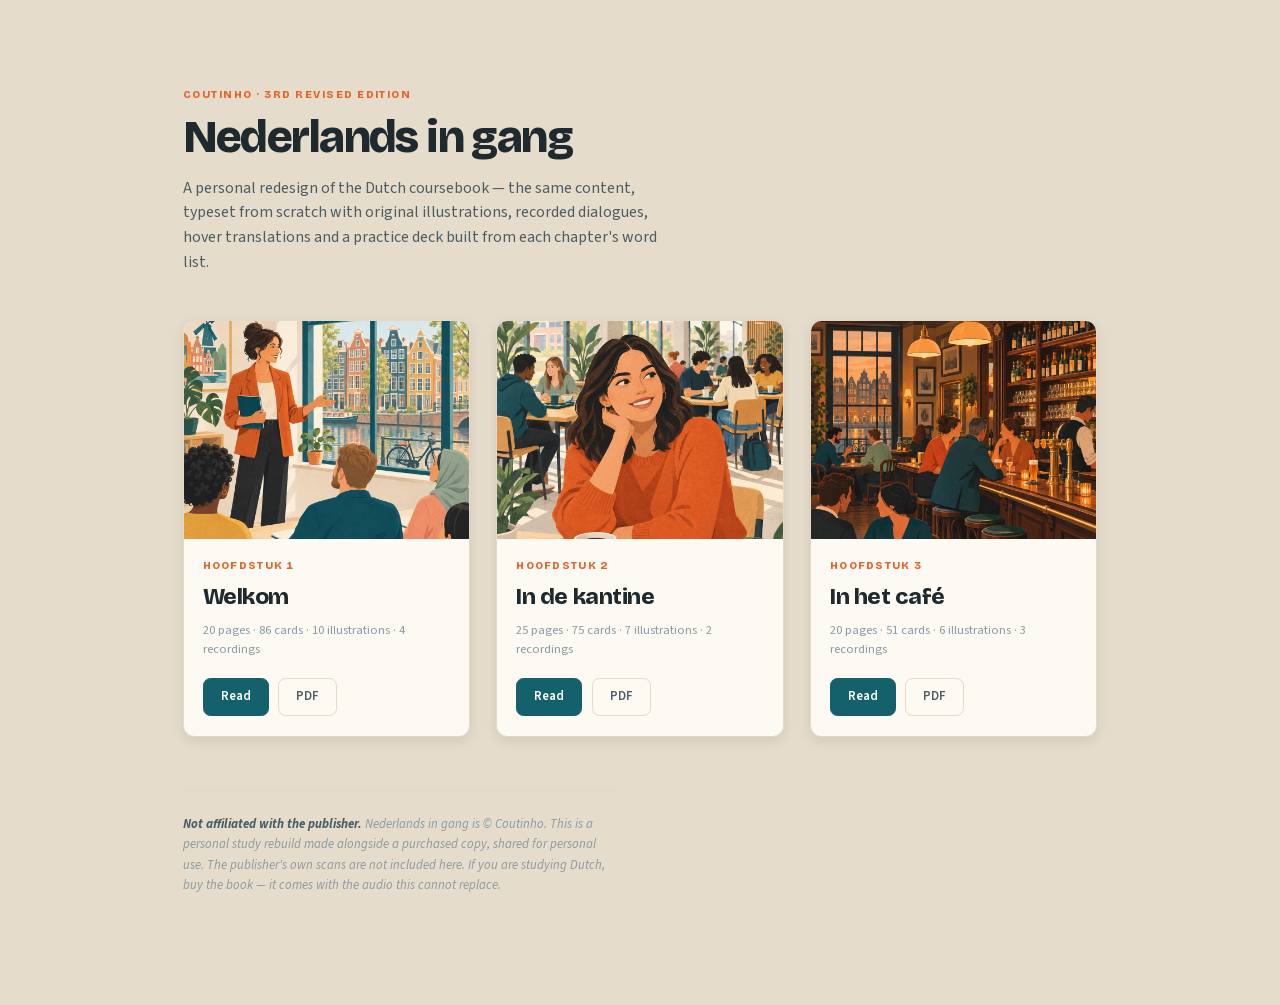
<file: index.html>
<!doctype html>
<html lang="en">
<meta charset="utf-8">
<meta name="viewport" content="width=device-width, initial-scale=1">
<title>Nederlands in gang — redesigned</title>
<meta name="robots" content="noindex, nofollow">
<link rel="stylesheet" href="book/shared/style.css">
<style>
  /* This page is the only one not built by build.py, so it carries its own
     layout. It reuses the book's tokens from style.css so the two match. */
  .site{ max-width:960px; margin:0 auto; padding:16mm 6mm 22mm; }
  .site-head{ margin-bottom:12mm; }
  .site-kicker{ font-family:var(--disp); font-weight:800; font-size:8pt;
    letter-spacing:.14em; text-transform:uppercase; color:var(--orange);
    margin-bottom:3mm; }
  .site-title{ font-family:var(--disp); font-weight:800; font-size:34pt;
    letter-spacing:-.035em; line-height:1.02; color:var(--ink); margin-bottom:4mm; }
  .site-intro{ font-family:var(--body); font-size:12pt; line-height:1.55;
    color:var(--ink-soft); max-width:30em; }
  .site-intro a{ color:var(--teal); }

  .chapters{ display:grid; gap:7mm;
    grid-template-columns:repeat(auto-fit, minmax(230px, 1fr)); }
  .ch{ background:var(--paper); border:.7pt solid var(--rule); border-radius:3mm;
    overflow:hidden; display:flex; flex-direction:column;
    box-shadow:0 1mm 3mm rgba(60,44,26,.10); }
  .ch img{ display:block; width:100%; aspect-ratio:17/13; object-fit:cover;
    object-position:50% 28%; background:var(--tint); }
  .ch-body{ padding:5mm 5mm 5.5mm; display:flex; flex-direction:column; flex:1; }
  .ch-num{ font-family:var(--disp); font-weight:800; font-size:8pt;
    letter-spacing:.12em; text-transform:uppercase; color:var(--orange); }
  .ch-name{ font-family:var(--disp); font-weight:800; font-size:17pt;
    letter-spacing:-.02em; color:var(--ink); margin:1.5mm 0 2mm; }
  .ch-meta{ font-family:var(--body); font-size:9.4pt; color:var(--ink-faint);
    margin-bottom:5mm; }
  .ch-links{ margin-top:auto; display:flex; gap:2.5mm; flex-wrap:wrap; }
  .ch-links a{ font-family:var(--body); font-weight:600; font-size:9.6pt;
    text-decoration:none; padding:2.2mm 4.5mm; border-radius:2mm;
    border:.7pt solid var(--rule); color:var(--ink-soft); }
  .ch-links a.primary{ background:var(--teal); border-color:var(--teal); color:#fff; }
  .ch-links a:hover{ border-color:var(--ink-faint); }
  .ch-links a.primary:hover{ background:#0f4a52; border-color:#0f4a52; }

  .note{ margin-top:14mm; padding-top:6mm; border-top:.7pt solid var(--rule);
    font-family:var(--body); font-size:9.6pt; line-height:1.6;
    color:var(--ink-faint); max-width:34em; }
  .note strong{ color:var(--ink-soft); }
</style>

<div class="site">
  <header class="site-head">
    <div class="site-kicker">Coutinho · 3rd revised edition</div>
    <h1 class="site-title">Nederlands in gang</h1>
    <p class="site-intro">
      A personal redesign of the Dutch coursebook — the same content, typeset from
      scratch with original illustrations, recorded dialogues, hover translations
      and a practice deck built from each chapter's word list.
    </p>
  </header>

  <div class="chapters">
    <article class="ch">
      <img src="book/ch01-welcome/art/opener.png" alt="Chapter 1 opener">
      <div class="ch-body">
        <div class="ch-num">Hoofdstuk 1</div>
        <h2 class="ch-name">Welkom</h2>
        <div class="ch-meta">20 pages · 86 cards · 10 illustrations · 4 recordings</div>
        <div class="ch-links">
          <a class="primary" href="book/ch01-welcome/index.html">Read</a>
          <a href="book/ch01-welcome/ch01-welcome.pdf">PDF</a>
        </div>
      </div>
    </article>

    <article class="ch">
      <img src="book/ch02-in-the-canteen/art/opener.png" alt="Chapter 2 opener">
      <div class="ch-body">
        <div class="ch-num">Hoofdstuk 2</div>
        <h2 class="ch-name">In de kantine</h2>
        <div class="ch-meta">25 pages · 75 cards · 7 illustrations · 2 recordings</div>
        <div class="ch-links">
          <a class="primary" href="book/ch02-in-the-canteen/index.html">Read</a>
          <a href="book/ch02-in-the-canteen/ch02-in-the-canteen.pdf">PDF</a>
        </div>
      </div>
    </article>

    <article class="ch">
      <img src="book/ch03-in-the-cafe/art/opener.png" alt="Chapter 3 opener">
      <div class="ch-body">
        <div class="ch-num">Hoofdstuk 3</div>
        <h2 class="ch-name">In het café</h2>
        <div class="ch-meta">20 pages · 51 cards · 6 illustrations · 3 recordings</div>
        <div class="ch-links">
          <a class="primary" href="book/ch03-in-the-cafe/index.html">Read</a>
          <a href="book/ch03-in-the-cafe/ch03-in-the-cafe.pdf">PDF</a>
        </div>
      </div>
    </article>
  </div>

  <p class="note">
    <strong>Not affiliated with the publisher.</strong> <em>Nederlands in gang</em>
    is © Coutinho. This is a personal study rebuild made alongside a purchased copy,
    shared for personal use. The publisher's own scans are not included here. If you
    are studying Dutch, buy the book — it comes with the audio this cannot replace.
  </p>
</div>
</html>
</file>
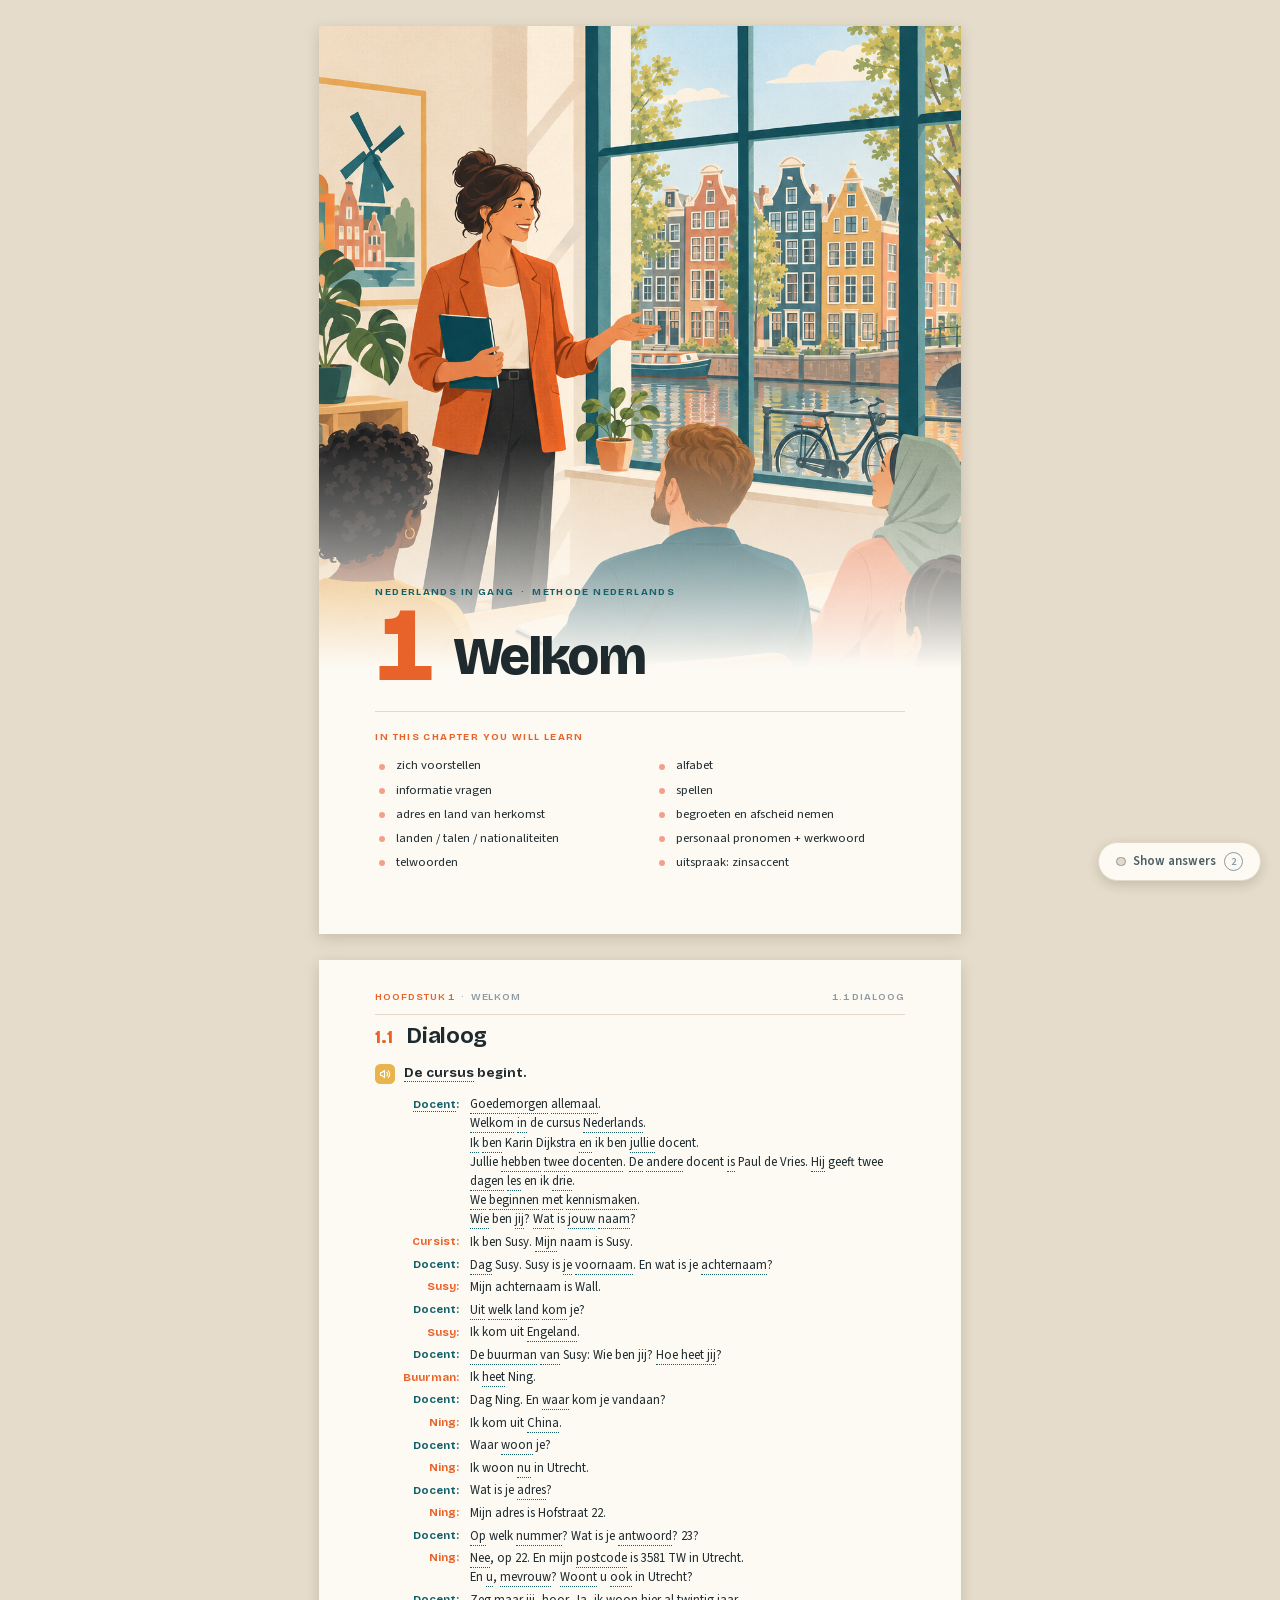
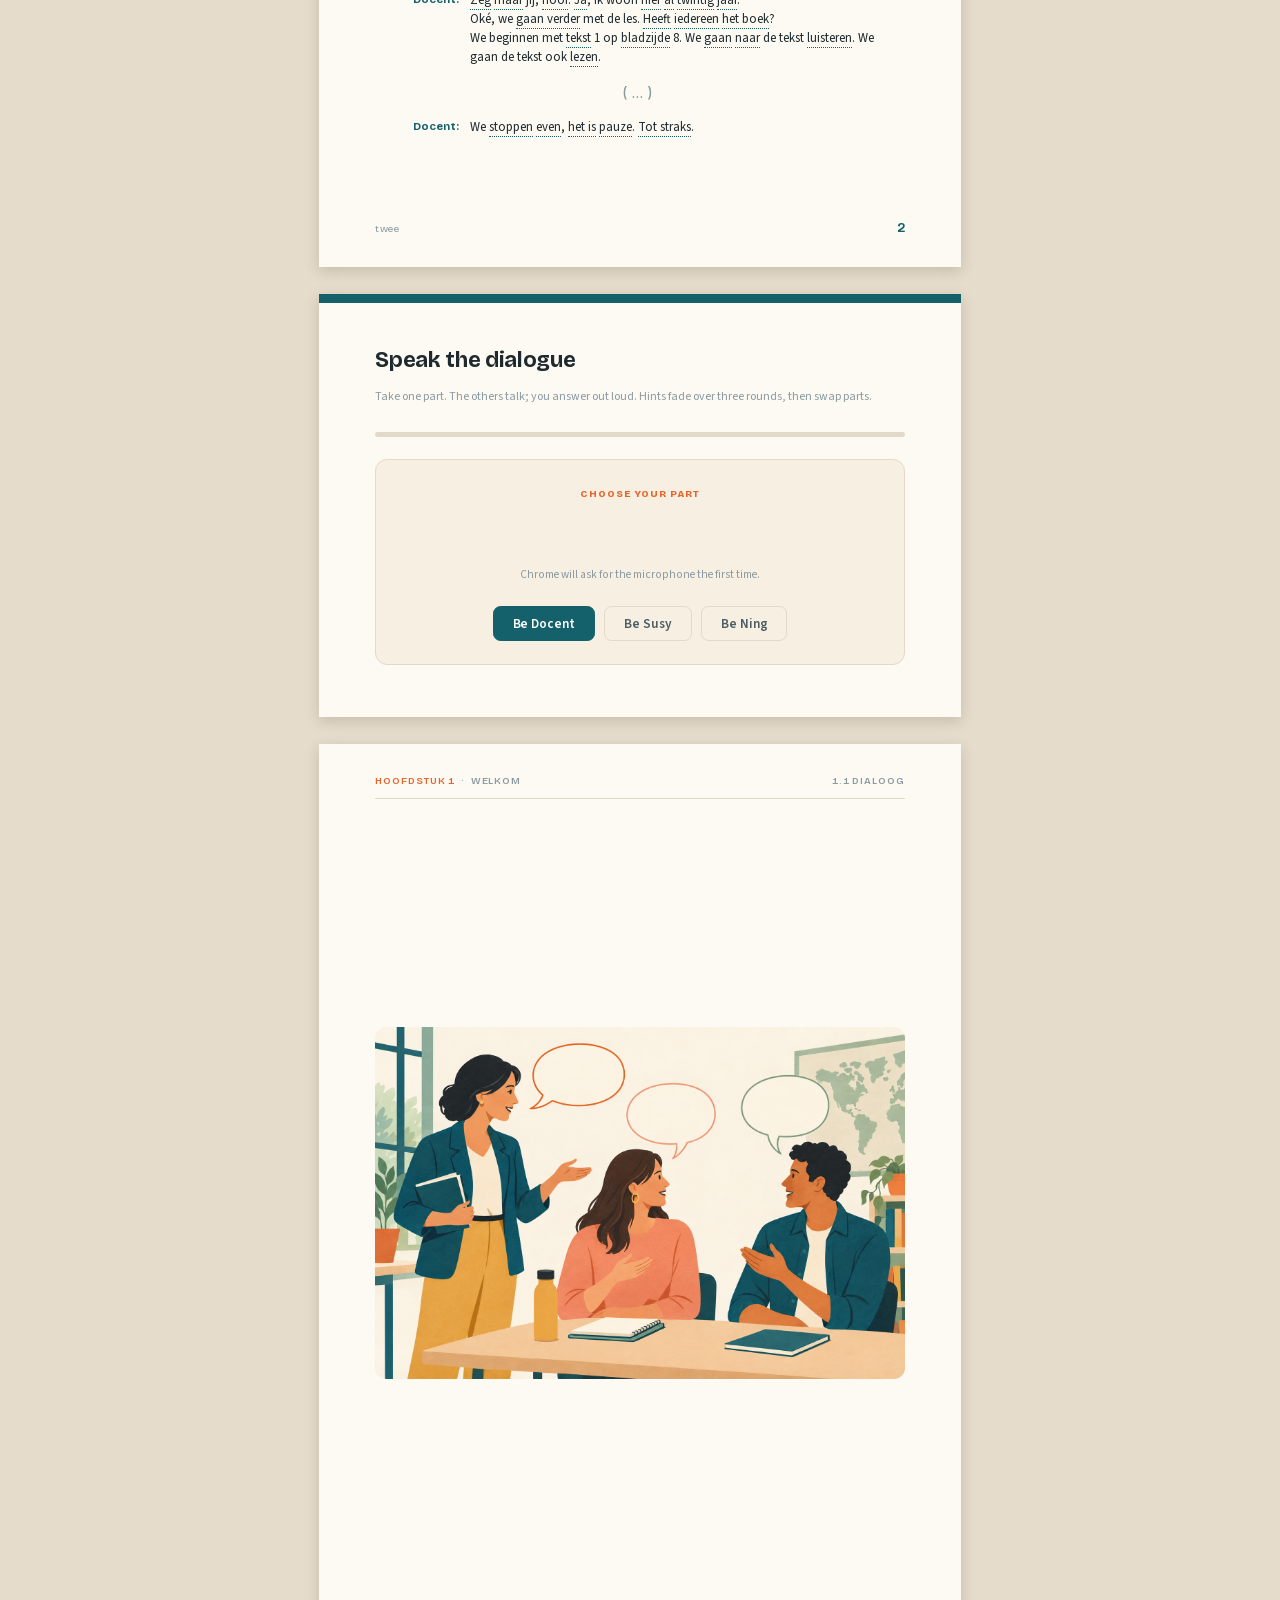
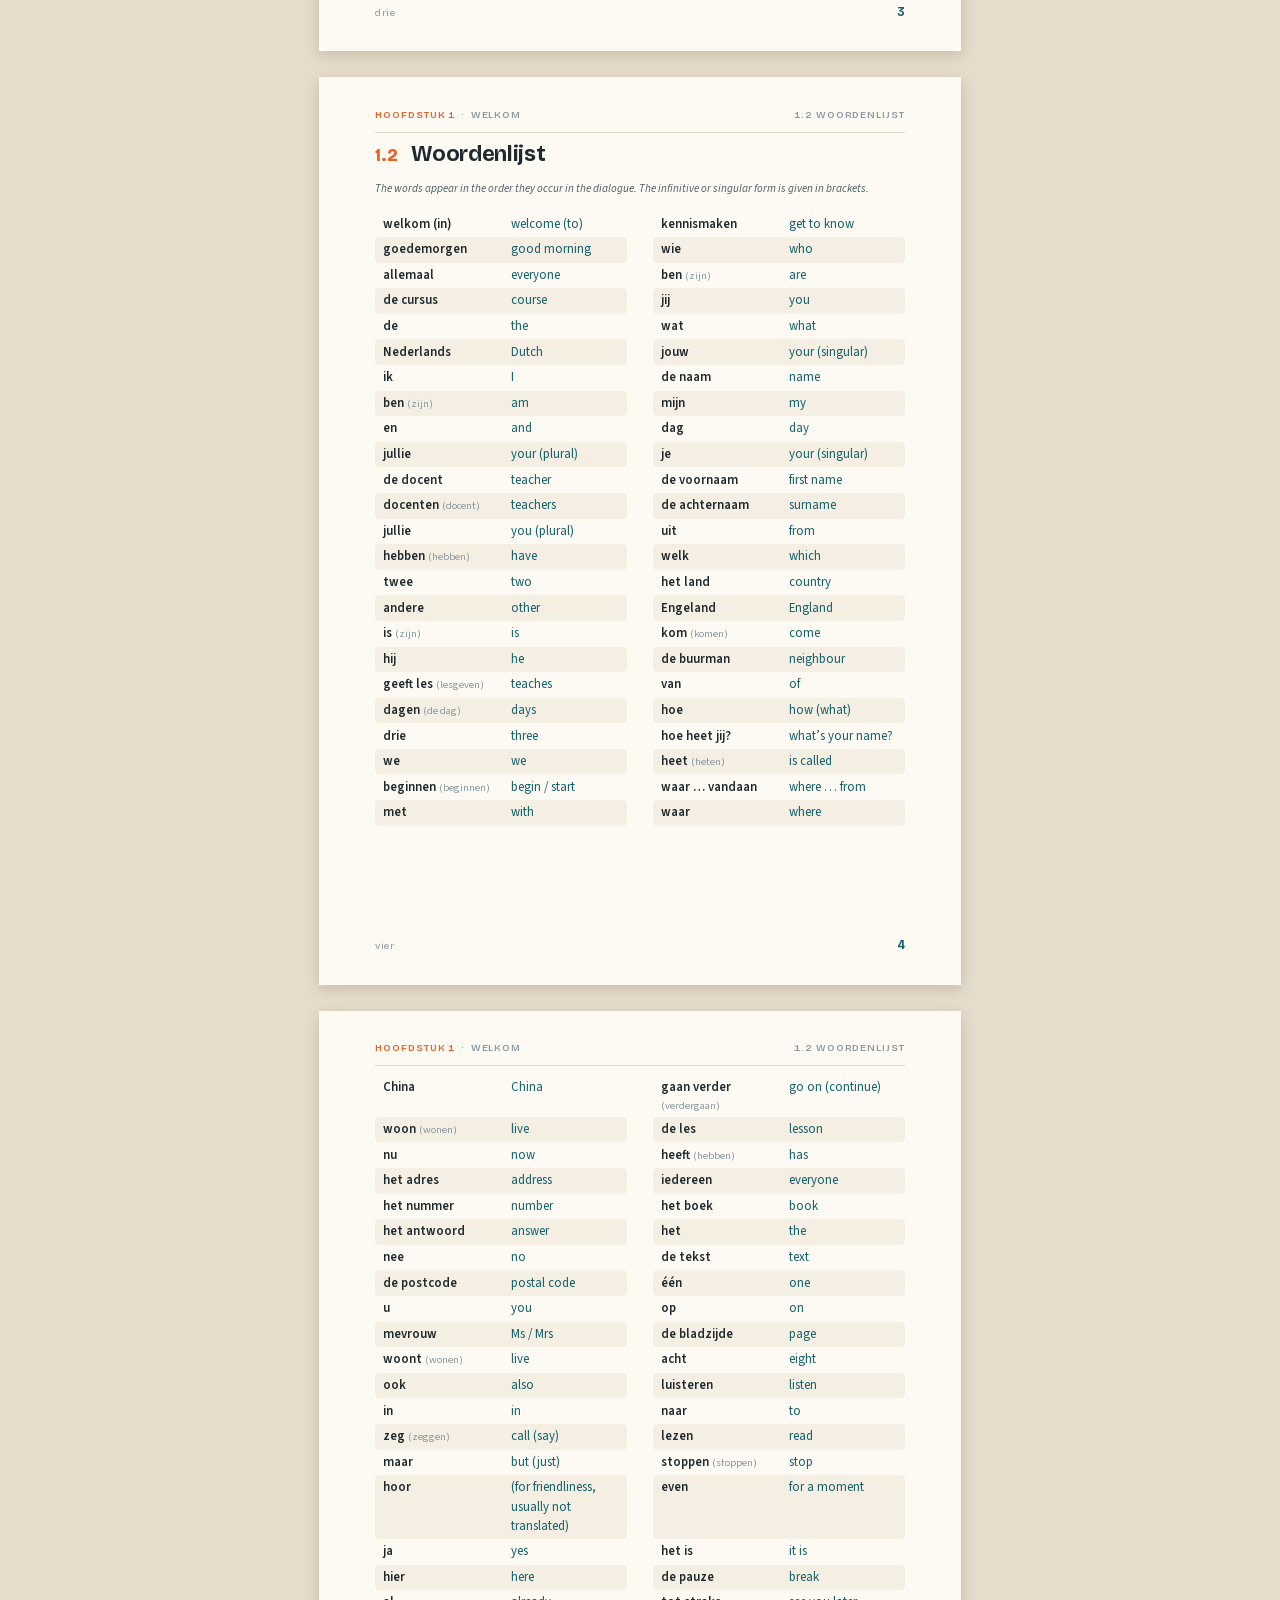
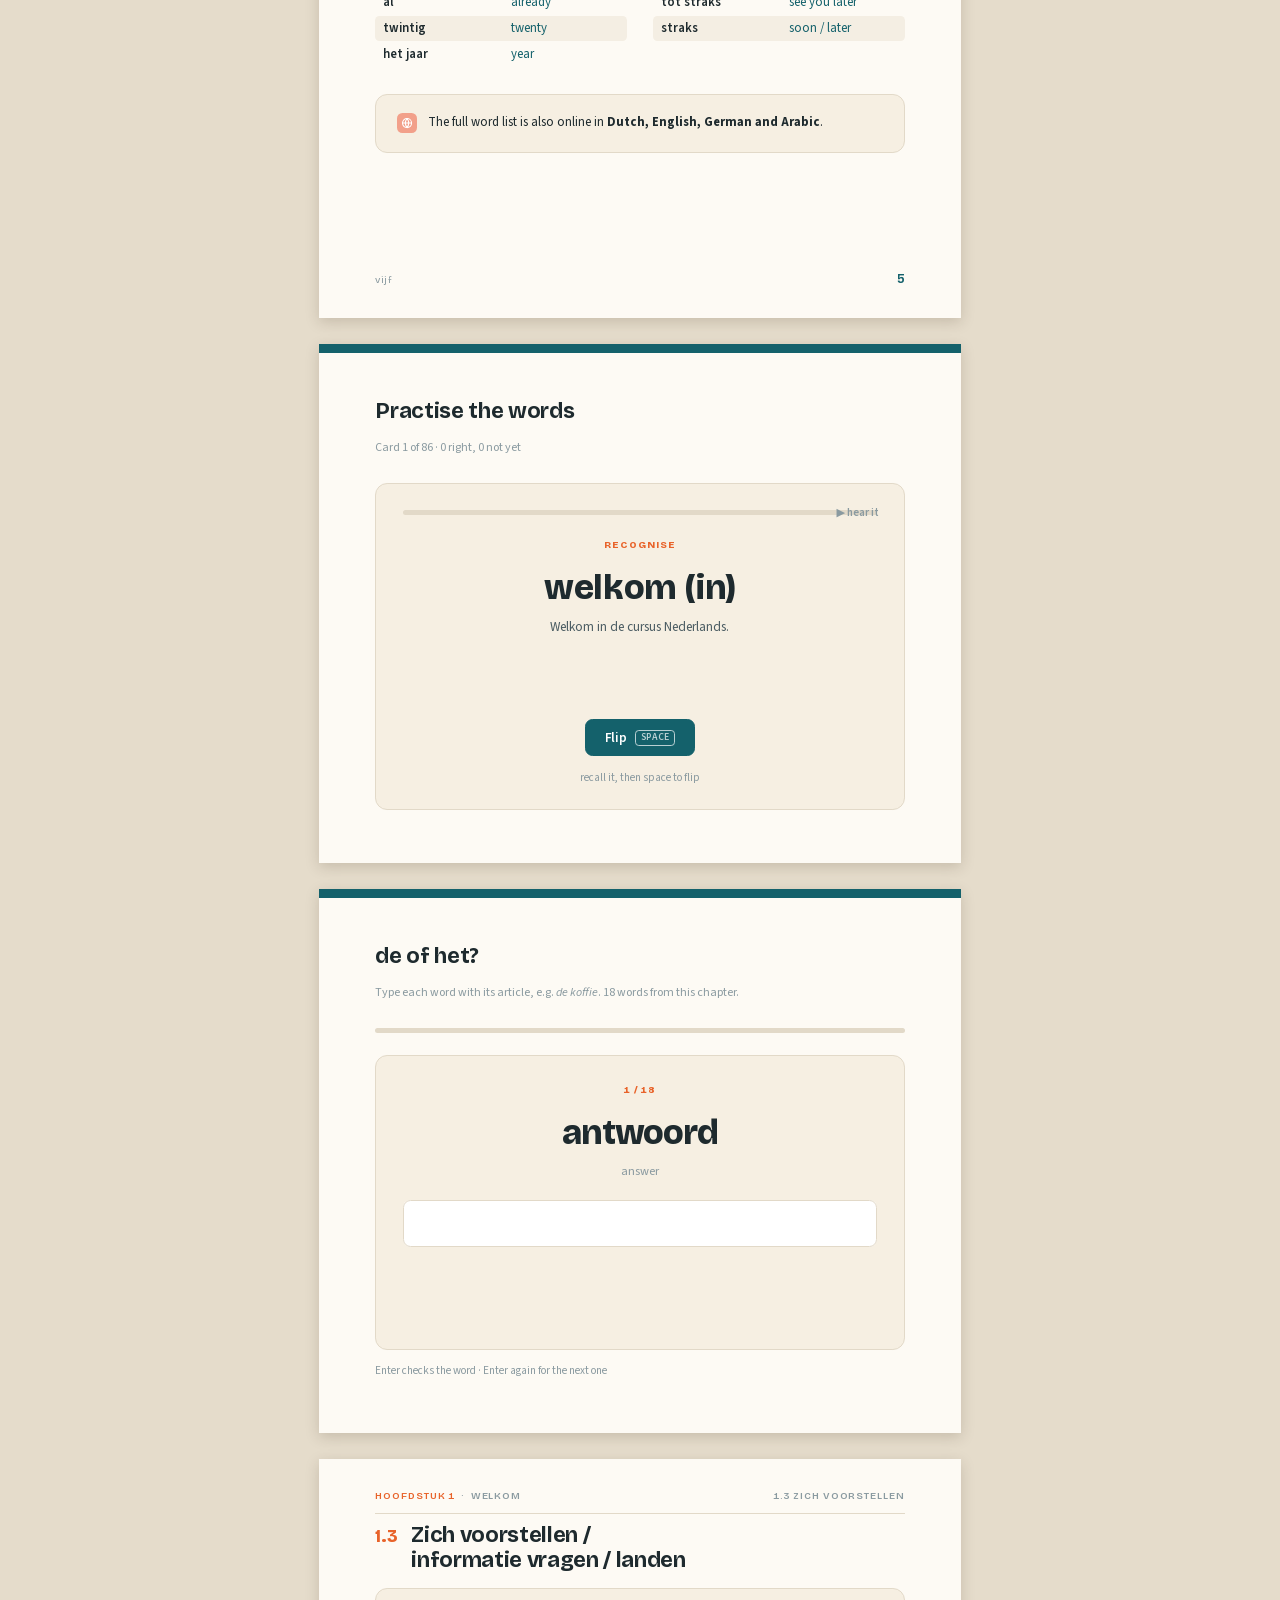
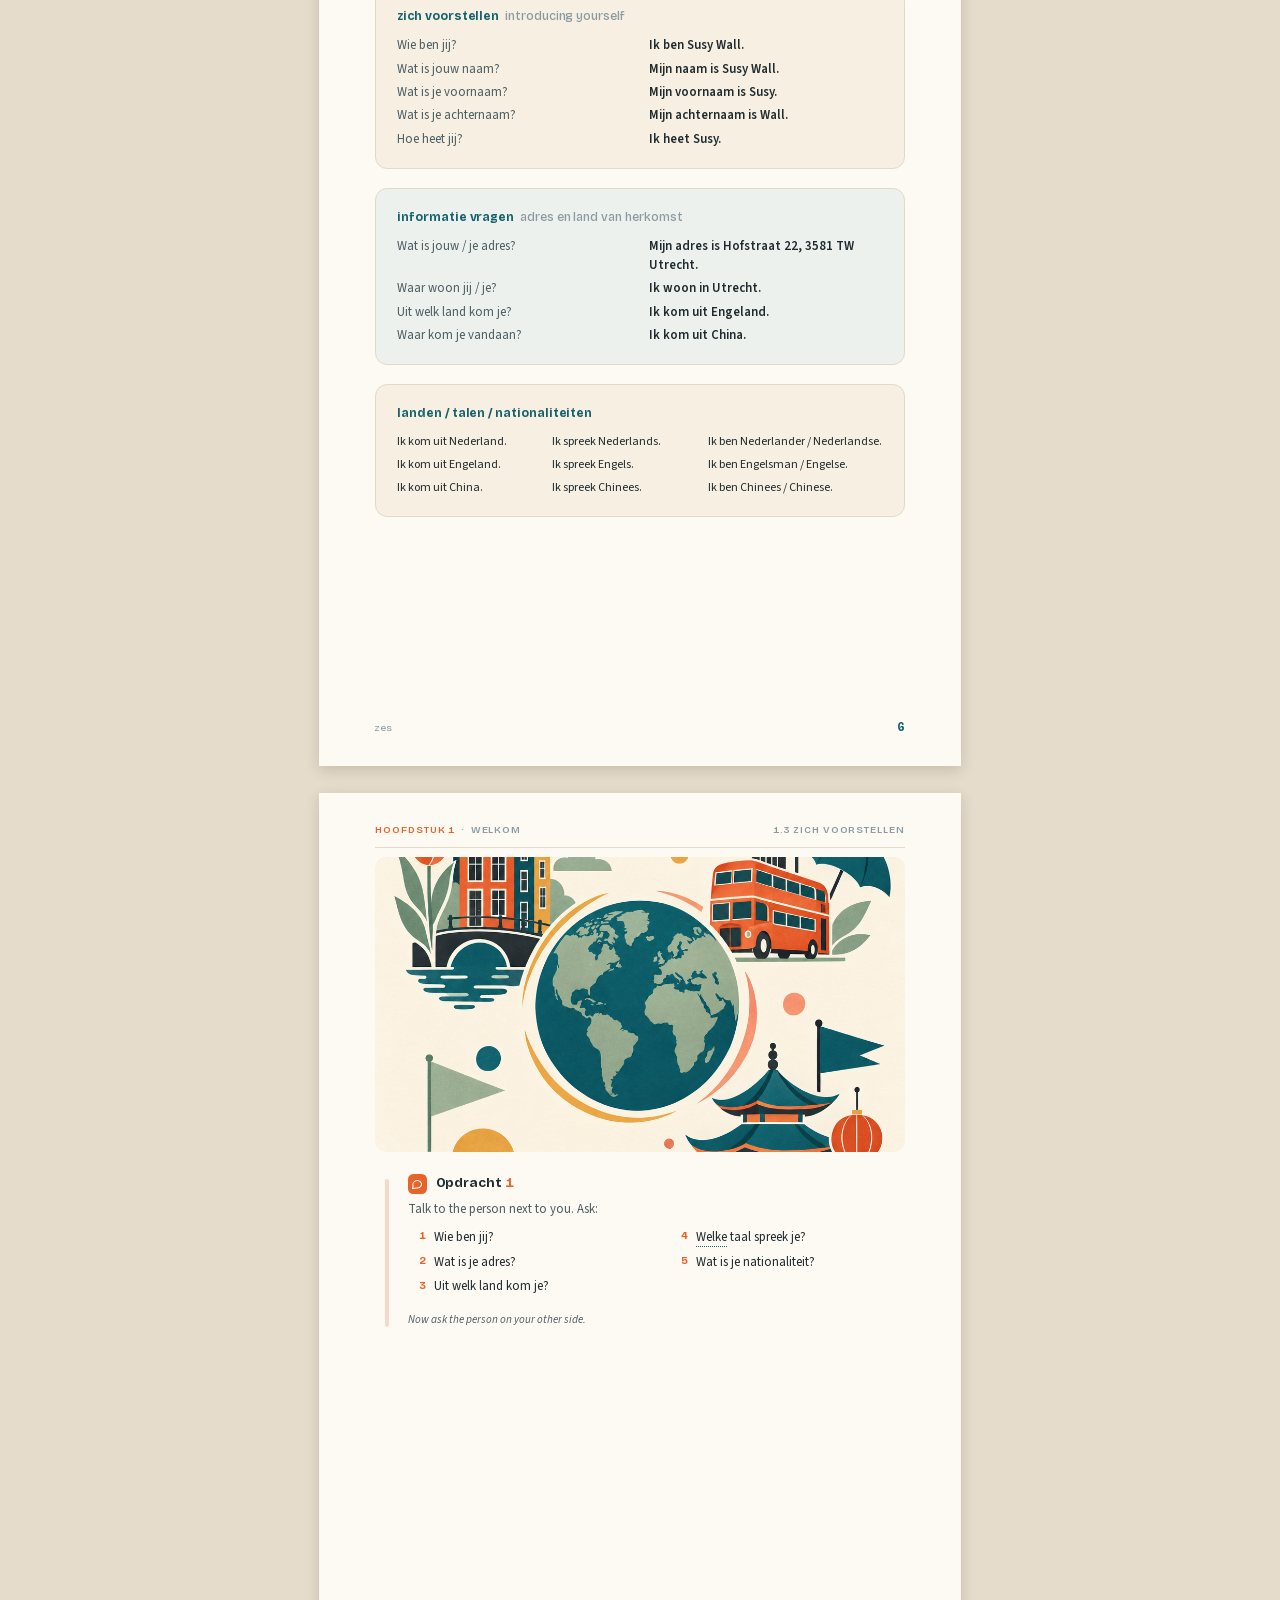
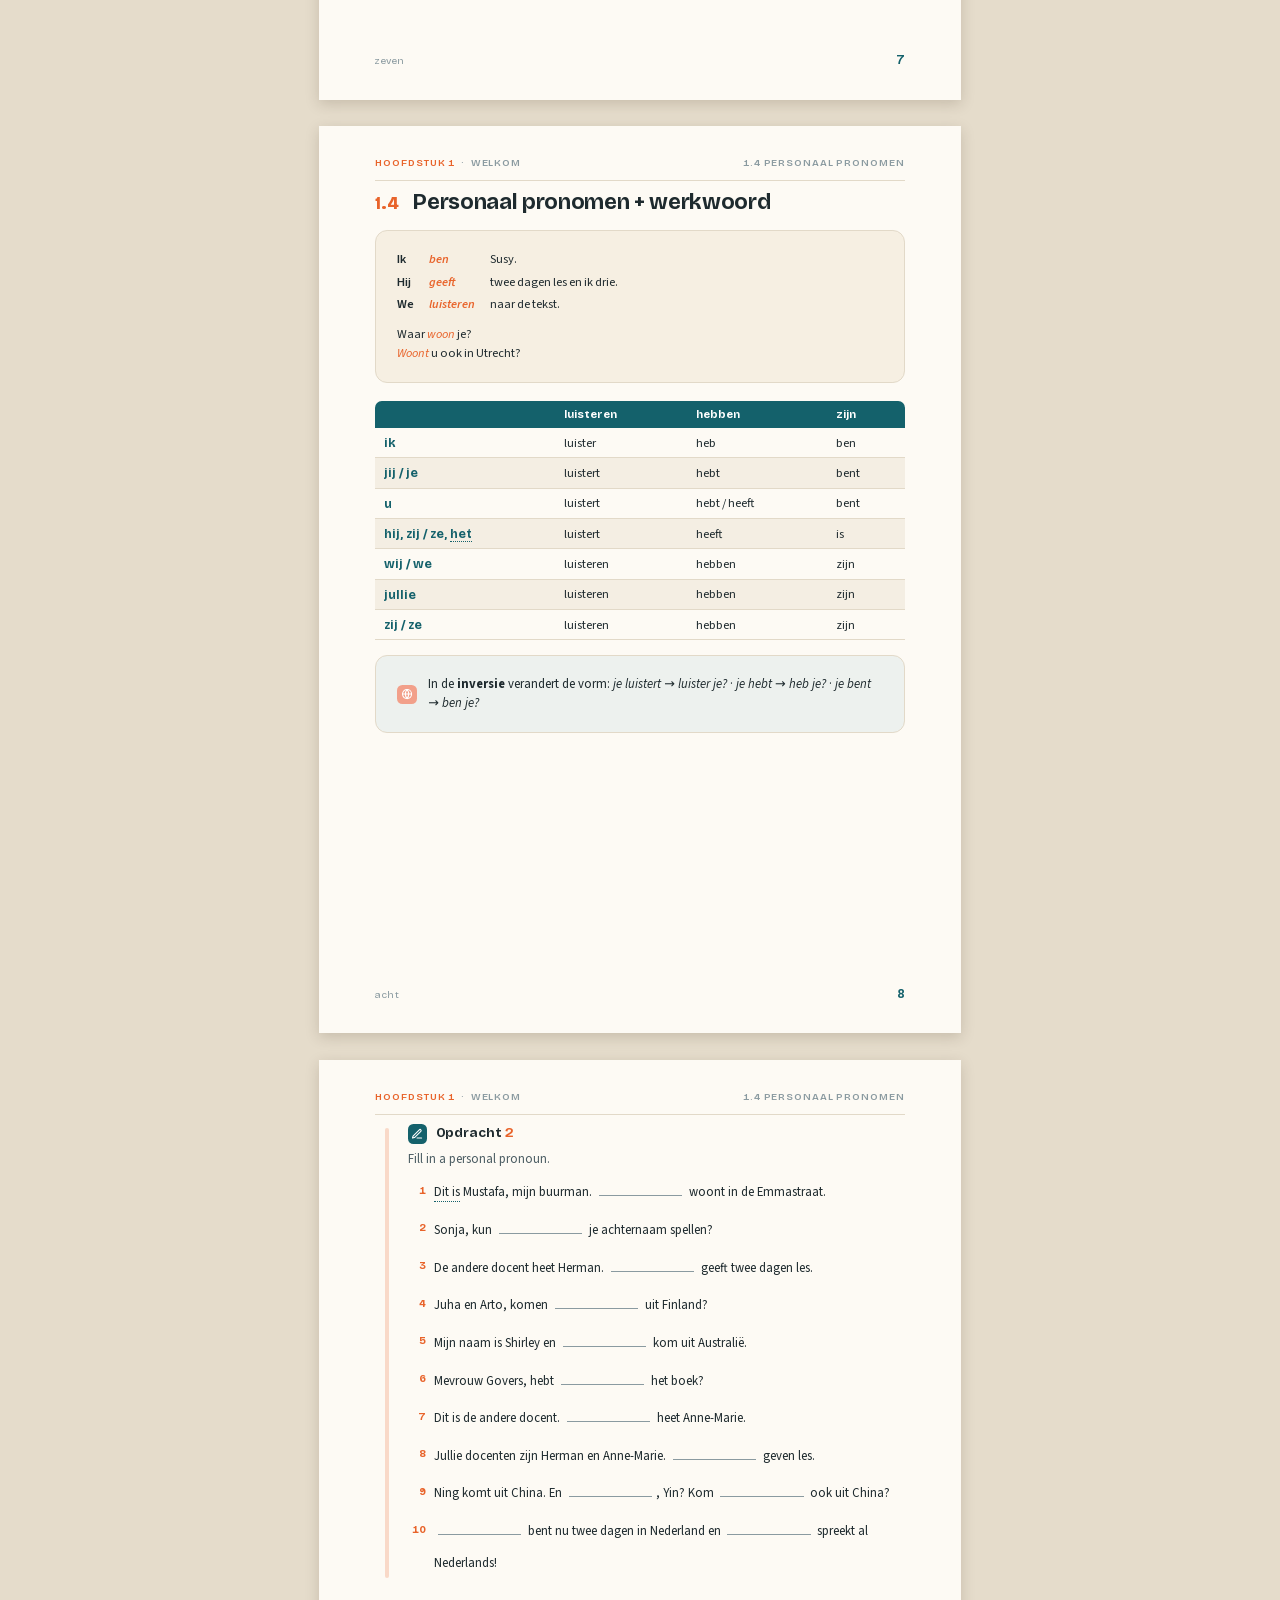
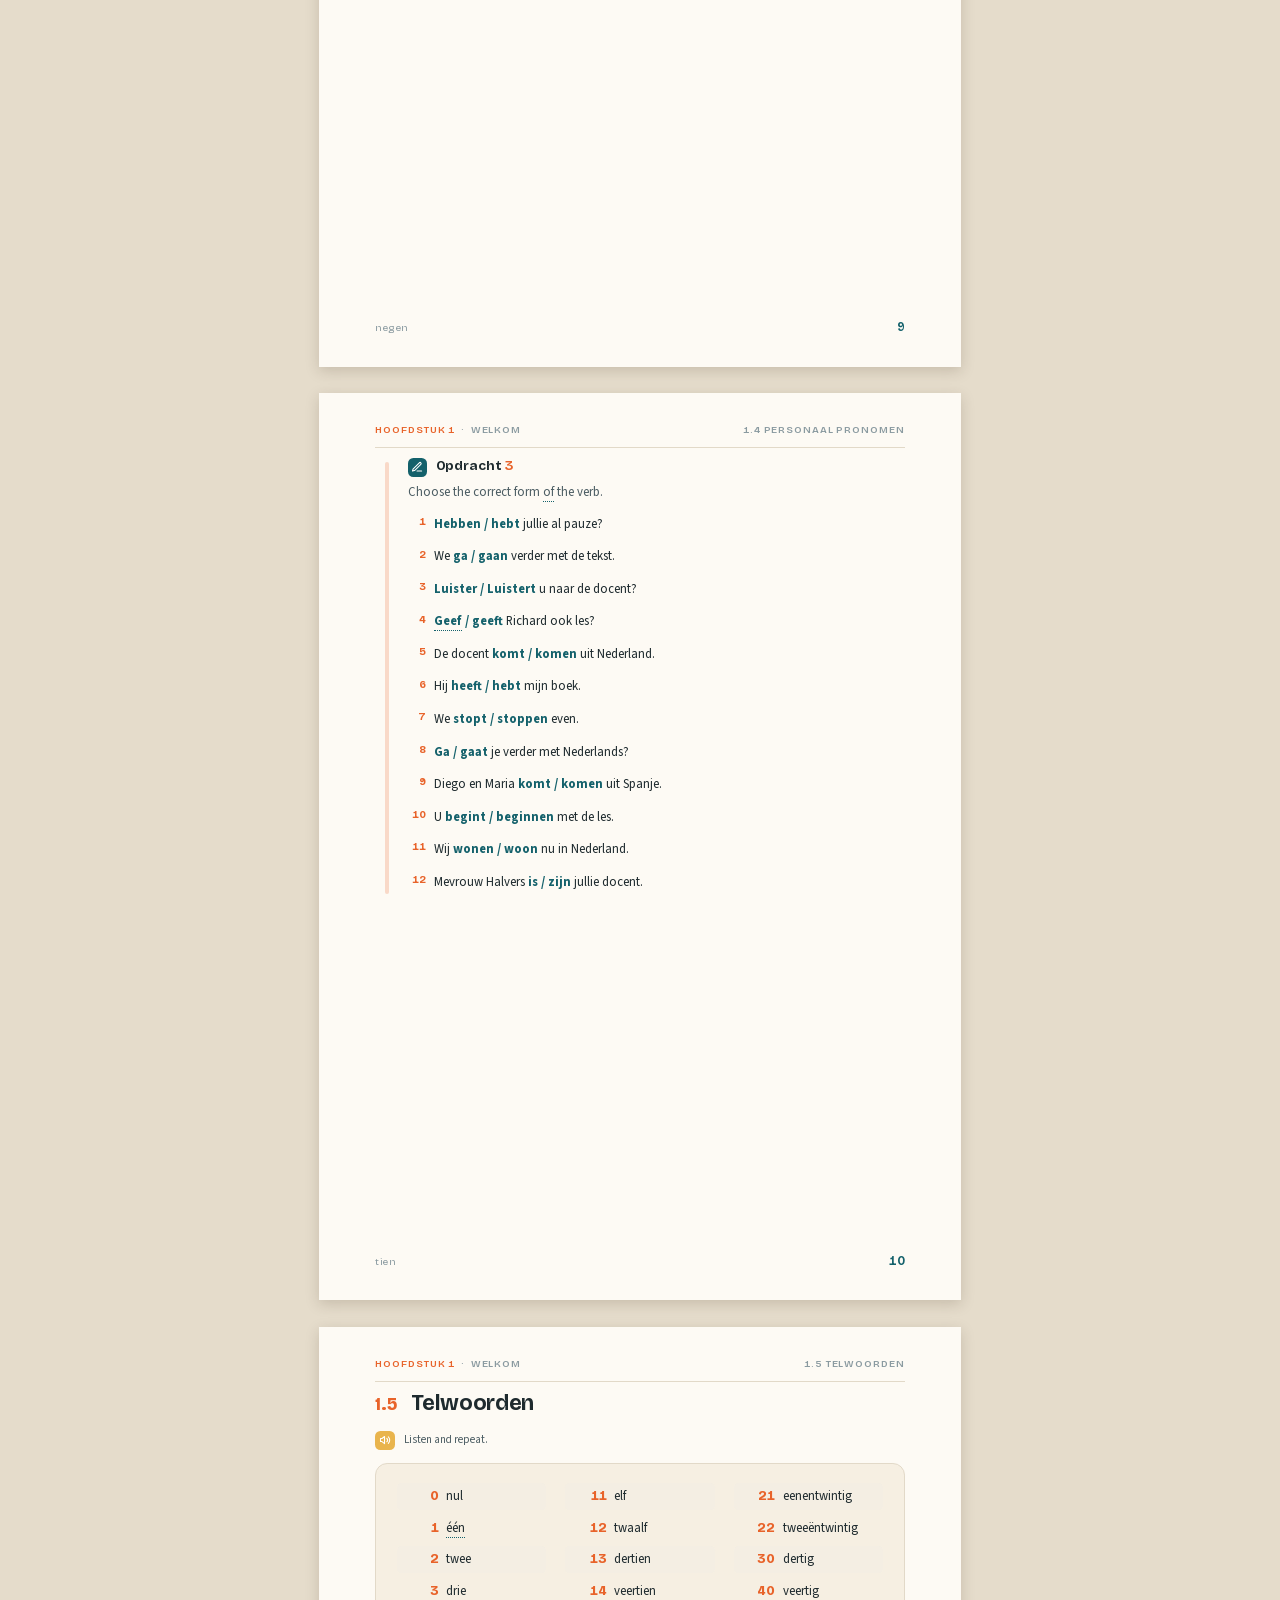
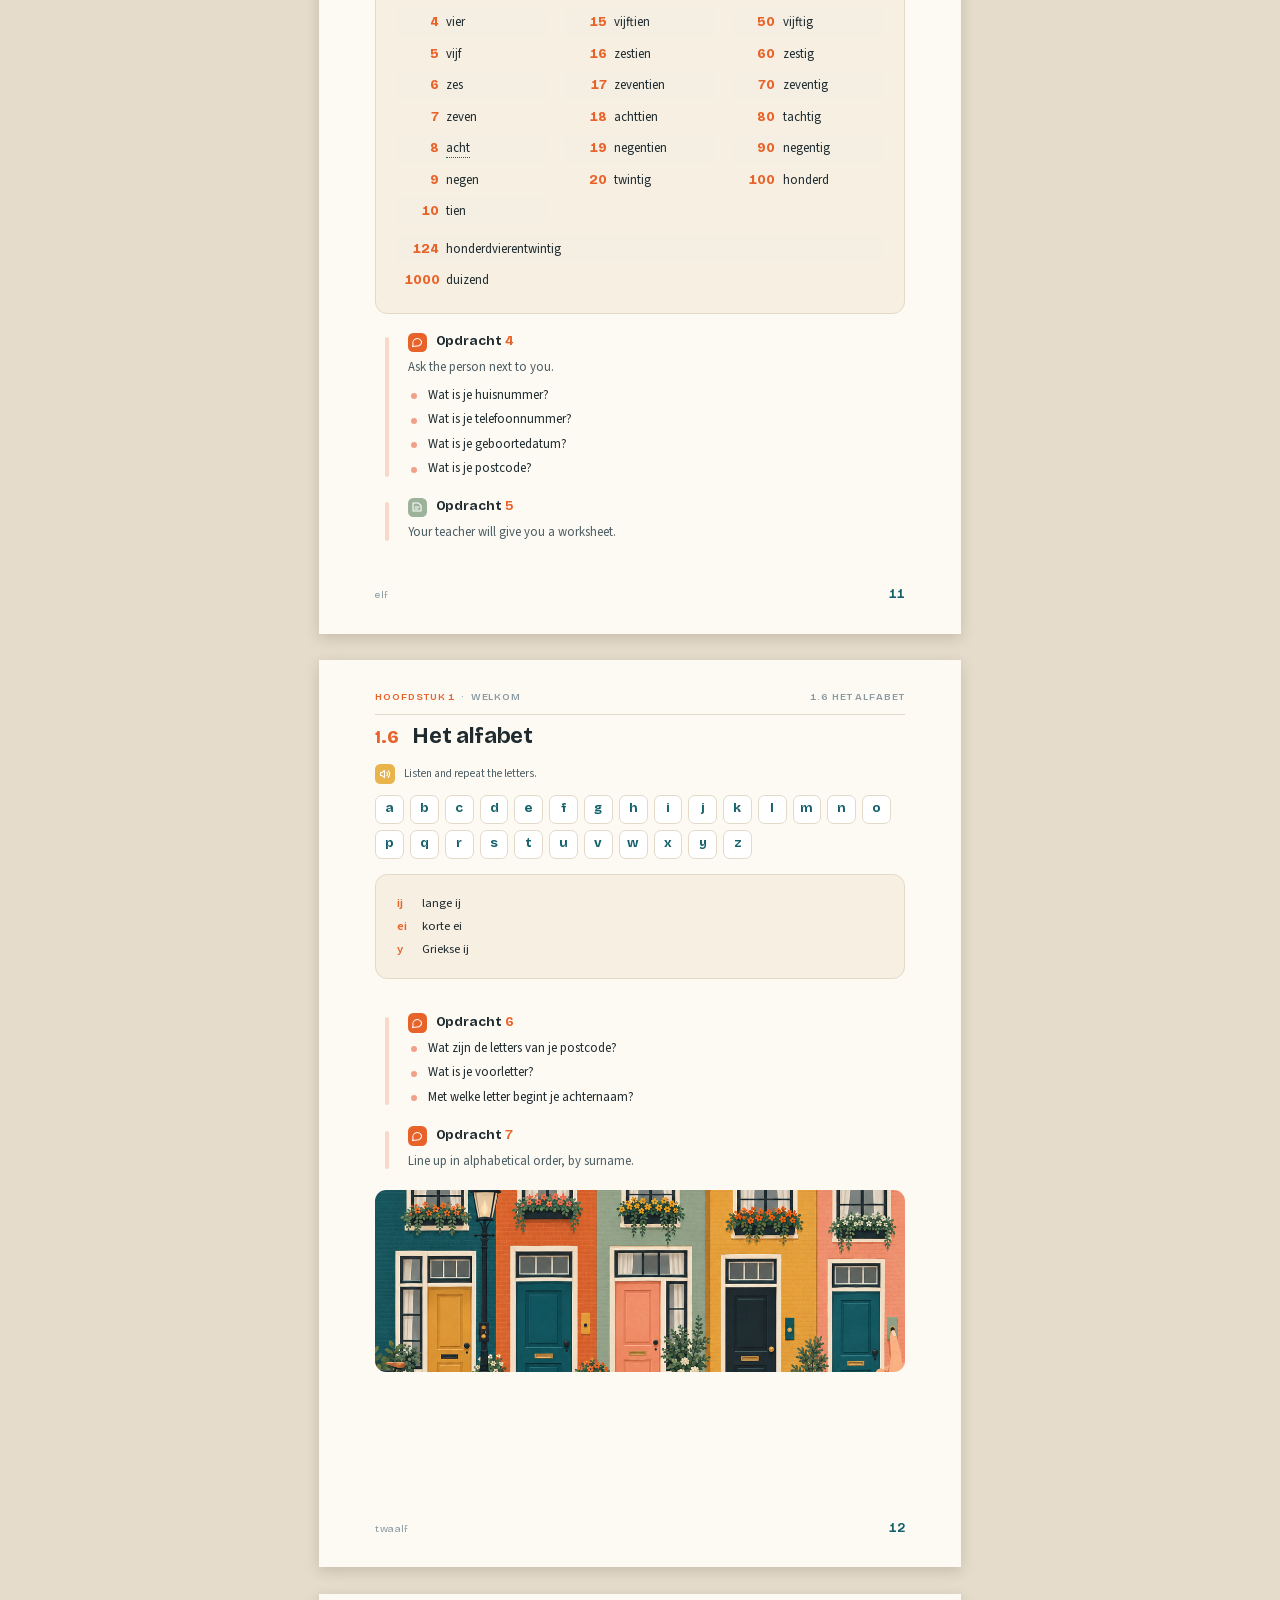
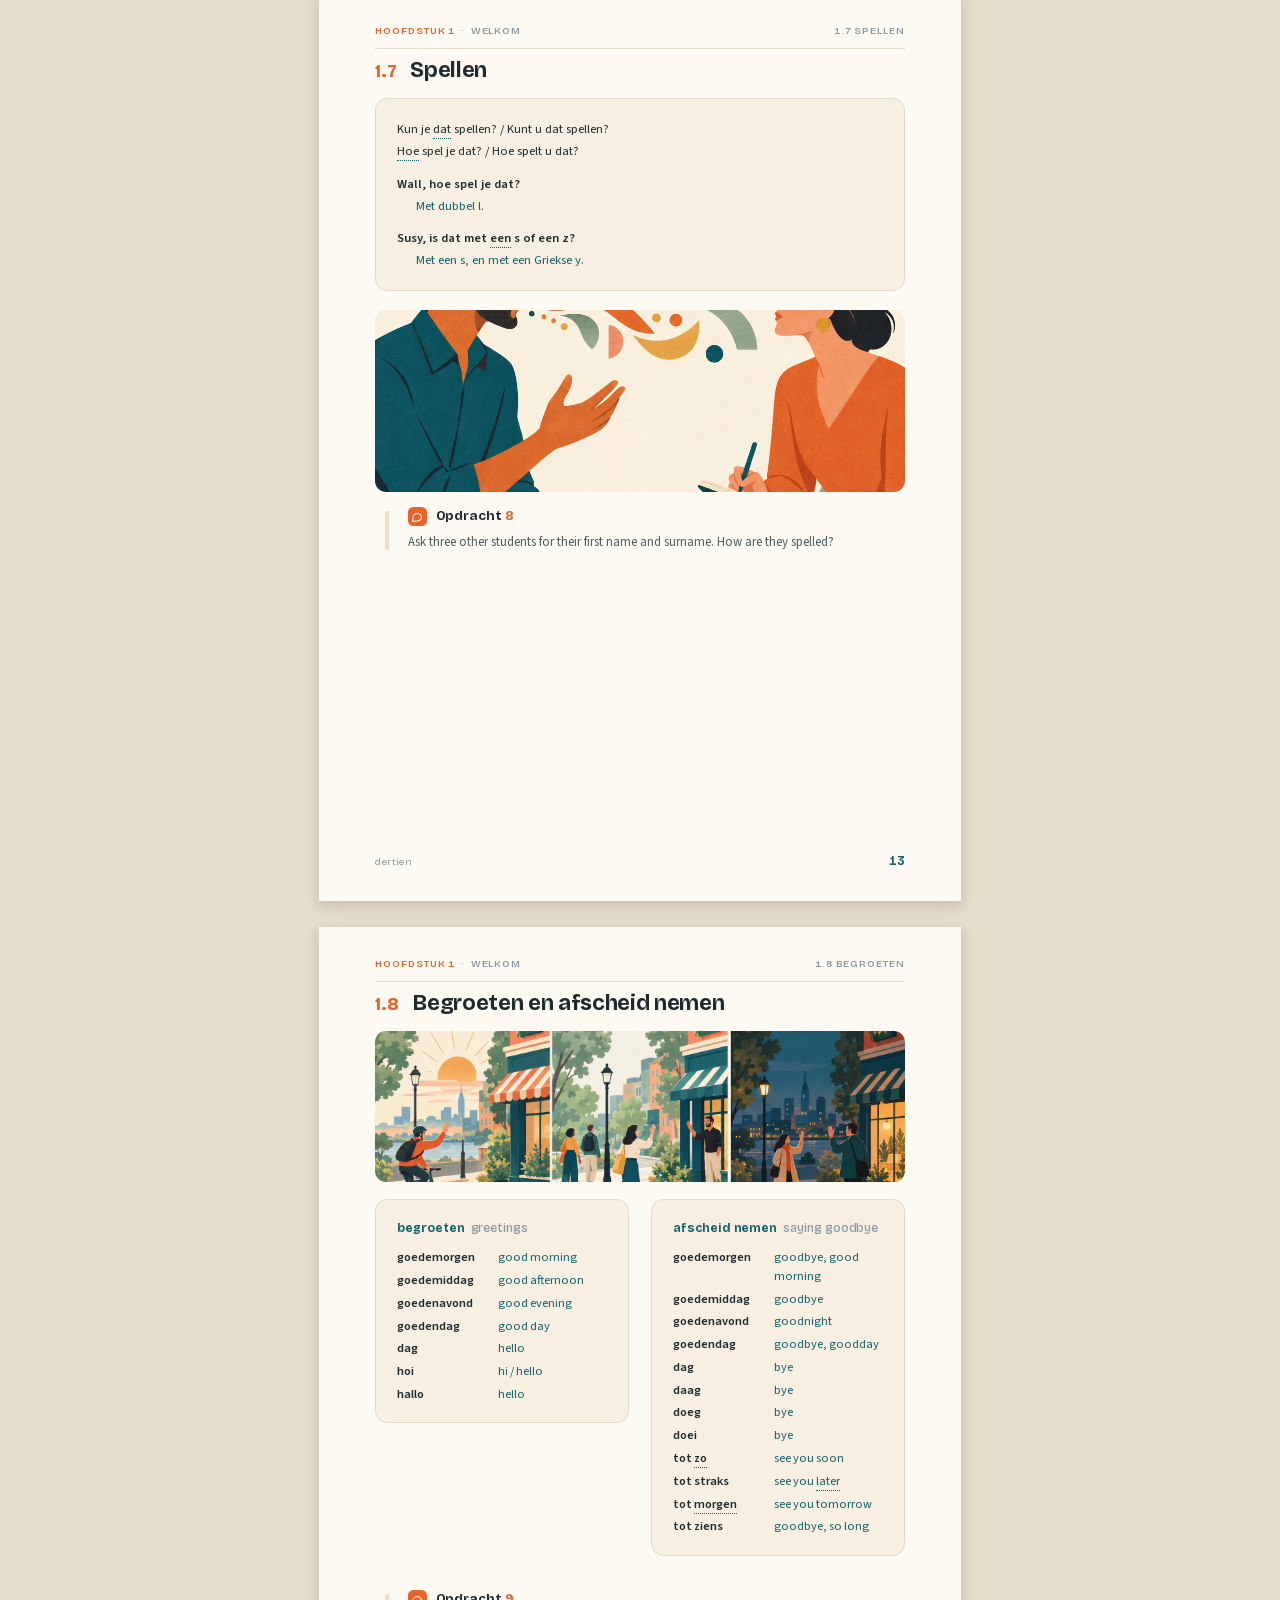
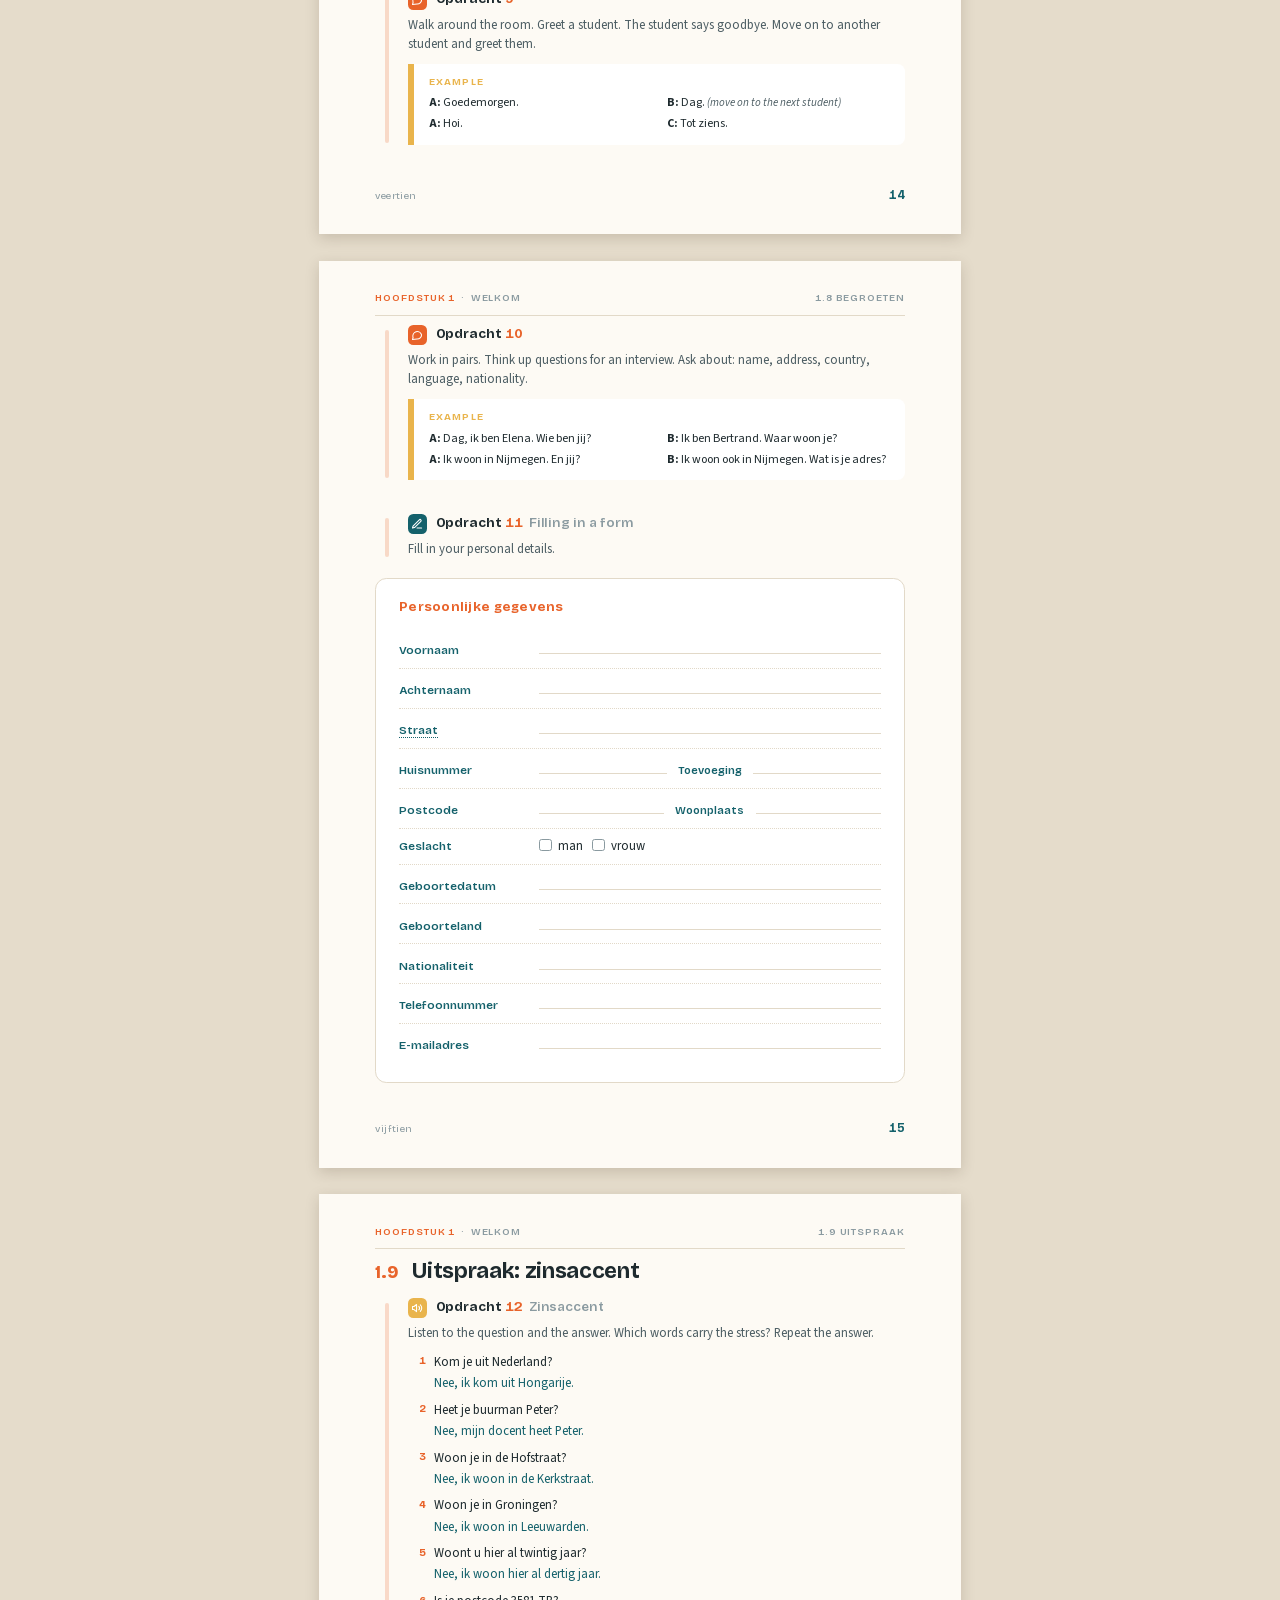
<file: book/ch01-welcome/index.html>
<meta charset="utf-8"><meta name="viewport" content="width=device-width, initial-scale=1"><title>Nederlands in gang — Hoofdstuk 1: Welkom</title><link rel="stylesheet" href="../shared/style.css"><section class="page bleed" data-nogloss>
<img src="art/opener.png" style="position:absolute;inset:0;width:100%;height:100%;
     object-fit:cover;object-position:50% 22%">
<div style="position:absolute;left:0;right:0;bottom:0;height:130mm;
     background:linear-gradient(180deg,rgba(253,250,244,0) 0%,rgba(253,250,244,.55) 26%,rgba(253,250,244,1) 46%)"></div>
<div style="position:absolute;left:0;right:0;bottom:0;padding:0 15mm 15mm">
  <div class="kicker" style="color:var(--teal);margin-bottom:2.5mm">Nederlands in gang &nbsp;·&nbsp; Methode Nederlands</div>
  <div style="display:flex;align-items:flex-end;gap:6mm;margin-bottom:7mm">
    <div style="font-family:var(--disp);font-size:78pt;font-weight:800;color:var(--orange);
                line-height:.72;letter-spacing:-.06em">1</div>
    <div style="font-family:var(--disp);font-size:40pt;font-weight:800;letter-spacing:-.035em;
                line-height:.86;color:var(--ink);padding-bottom:1mm">Welkom</div>
  </div>
  <div style="height:.7pt;background:var(--rule);margin-bottom:5mm"></div>
  <div class="kicker" style="margin-bottom:3mm">In this chapter you will learn</div>
  <div style="display:grid;grid-template-columns:1fr 1fr;gap:0 8mm">
    <ul class="bullet" style="font-size:9.4pt"><li>zich voorstellen</li><li>informatie vragen</li><li>adres en land van herkomst</li><li>landen / talen / nationaliteiten</li><li>telwoorden</li></ul>
    <ul class="bullet" style="font-size:9.4pt"><li>alfabet</li><li>spellen</li><li>begroeten en afscheid nemen</li><li>personaal pronomen + werkwoord</li><li>uitspraak: zinsaccent</li></ul>
  </div>
</div></section><section class="page "><div class="rh"><span><span class="chap">Hoofdstuk 1</span> &nbsp;·&nbsp; Welkom</span><span>1.1 Dialoog</span></div><div class="keep" data-keep="dialoog-1.1">
<h2 class="sec"><span class="num">1.1</span> <span class="t">Dialoog</span></h2>
<div style="display:flex;align-items:center;gap:2.4mm;margin-bottom:3mm">
  <a class="icon i-audio play" href="audio/dialoog.mp3" data-src="audio/dialoog.mp3" aria-label="De cursus begint"><svg viewBox="0 0 24 24" class="ic-play"><path d="M11 5 6 9H3v6h3l5 4Z"/><path d="M15.5 8.5a5 5 0 0 1 0 7M18.5 5.5a9 9 0 0 1 0 13"/></svg><svg viewBox="0 0 24 24" class="ic-stop"><rect x="6" y="6" width="12" height="12" rx="2"/></svg></a><div style="font-family:var(--disp);font-weight:700;font-size:10pt"><span class="gloss" data-en="course">De cursus</span> begint.</div>
</div>
<dl class="dialogue" data-audio="audio/dialoog.mp3"><dt><span class="gloss" data-en="de docent · teacher">Docent</span>:</dt><dd><span class="say" data-t="0.0,1.75"><span class="gloss" data-en="good morning">Goedemorgen</span> <span class="gloss" data-en="everyone">allemaal</span>.</span><br><span class="say" data-t="1.75,4.45"><span class="gloss" data-en="welcome (to)">Welkom</span> <span class="gloss" data-en="in">in</span> de cursus <span class="gloss" data-en="Dutch">Nederlands</span>.</span><br><span class="say" data-t="4.45,7.91"><span class="gloss" data-en="I">Ik</span> <span class="gloss" data-en="am">ben</span> Karin Dijkstra <span class="gloss" data-en="and">en</span> ik ben <span class="gloss" data-en="your (plural)">jullie</span> docent.</span><br><span class="say" data-t="7.91,10.14">Jullie <span class="gloss" data-en="have">hebben</span> <span class="gloss" data-en="two">twee</span> <span class="gloss" data-en="teachers">docenten</span>.</span> <span class="say" data-t="10.14,12.75"><span class="gloss" data-en="the">De</span> <span class="gloss" data-en="other">andere</span> docent <span class="gloss" data-en="is">is</span> Paul de Vries.</span> <span class="say" data-t="12.75,15.51"><span class="gloss" data-en="he">Hij</span> geeft twee <span class="gloss" data-en="days">dagen</span> <span class="gloss" data-en="de les · lesson">les</span> en ik <span class="gloss" data-en="three">drie</span>.</span><br><span class="say" data-t="15.51,17.78"><span class="gloss" data-en="we">We</span> <span class="gloss" data-en="begin / start">beginnen</span> <span class="gloss" data-en="with">met</span> <span class="gloss" data-en="get to know">kennismaken</span>.</span><br><span class="say" data-t="17.78,19.23"><span class="gloss" data-en="who">Wie</span> ben <span class="gloss" data-en="you">jij</span>?</span> <span class="say" data-t="19.23,20.76"><span class="gloss" data-en="what">Wat</span> is <span class="gloss" data-en="your (singular)">jouw</span> <span class="gloss" data-en="de naam · name">naam</span>?</span></dd><dt class=you>Cursist:</dt><dd><span class="say" data-t="20.76,22.28">Ik ben Susy.</span> <span class="say" data-t="22.28,24.1"><span class="gloss" data-en="my">Mijn</span> naam is Susy.</span></dd><dt>Docent:</dt><dd><span class="say" data-t="24.1,25.64"><span class="gloss" data-en="day">Dag</span> Susy.</span> <span class="say" data-t="25.64,27.95">Susy is <span class="gloss" data-en="your (singular)">je</span> <span class="gloss" data-en="de voornaam · first name">voornaam</span>.</span> <span class="say" data-t="27.95,29.89">En wat is je <span class="gloss" data-en="de achternaam · surname">achternaam</span>?</span></dd><dt class=you>Susy:</dt><dd><span class="say" data-t="29.89,32.11">Mijn achternaam is Wall.</span></dd><dt>Docent:</dt><dd><span class="say" data-t="32.11,33.86"><span class="gloss" data-en="from">Uit</span> <span class="gloss" data-en="which">welk</span> <span class="gloss" data-en="het land · country">land</span> <span class="gloss" data-en="come">kom</span> je?</span></dd><dt class=you>Susy:</dt><dd><span class="say" data-t="33.86,35.51">Ik kom uit <span class="gloss" data-en="England">Engeland</span>.</span></dd><dt>Docent:</dt><dd><span class="say" data-t="35.51,38.95"><span class="gloss" data-en="neighbour">De buurman</span> <span class="gloss" data-en="of">van</span> Susy: Wie ben jij?</span> <span class="say" data-t="38.95,40.32"><span class="gloss" data-en="what’s your name?">Hoe heet jij</span>?</span></dd><dt class=you>Buurman:</dt><dd><span class="say" data-t="40.32,41.65">Ik <span class="gloss" data-en="is called">heet</span> Ning.</span></dd><dt>Docent:</dt><dd><span class="say" data-t="41.65,42.91">Dag Ning.</span> <span class="say" data-t="42.91,44.79">En <span class="gloss" data-en="where">waar</span> kom je vandaan?</span></dd><dt class=you>Ning:</dt><dd><span class="say" data-t="44.79,46.39">Ik kom uit <span class="gloss" data-en="China">China</span>.</span></dd><dt>Docent:</dt><dd><span class="say" data-t="46.39,47.8">Waar <span class="gloss" data-en="live">woon</span> je?</span></dd><dt class=you>Ning:</dt><dd><span class="say" data-t="47.8,49.86">Ik woon <span class="gloss" data-en="now">nu</span> in Utrecht.</span></dd><dt>Docent:</dt><dd><span class="say" data-t="49.86,51.57">Wat is je <span class="gloss" data-en="het adres · address">adres</span>?</span></dd><dt class=you>Ning:</dt><dd><span class="say" data-t="51.57,54.88">Mijn adres is Hofstraat 22.</span></dd><dt>Docent:</dt><dd><span class="say" data-t="54.88,56.53"><span class="gloss" data-en="on">Op</span> welk <span class="gloss" data-en="het nummer · number">nummer</span>?</span> <span class="say" data-t="56.53,58.34">Wat is je <span class="gloss" data-en="het antwoord · answer">antwoord</span>?</span> <span class="say" data-t="58.34,60.06">23?</span></dd><dt class=you>Ning:</dt><dd><span class="say" data-t="60.06,62.41"><span class="gloss" data-en="no">Nee</span>, op 22.</span> <span class="say" data-t="62.41,67.5">En mijn <span class="gloss" data-en="de postcode · postal code">postcode</span> is 3581 TW in Utrecht.</span><br><span class="say" data-t="67.5,69.18">En <span class="gloss" data-en="you">u</span>, <span class="gloss" data-en="Ms / Mrs">mevrouw</span>?</span> <span class="say" data-t="69.18,71.17"><span class="gloss" data-en="live">Woont</span> u <span class="gloss" data-en="also">ook</span> in Utrecht?</span></dd><dt>Docent:</dt><dd><span class="say" data-t="71.17,72.91"><span class="gloss" data-en="call (say)">Zeg</span> <span class="gloss" data-en="but (just)">maar</span> jij, <span class="gloss" data-en="(for friendliness, usually not translated)">hoor</span>.</span> <span class="say" data-t="72.91,75.45"><span class="gloss" data-en="yes">Ja</span>, ik woon <span class="gloss" data-en="here">hier</span> <span class="gloss" data-en="already">al</span> <span class="gloss" data-en="twenty">twintig</span> <span class="gloss" data-en="het jaar · year">jaar</span>.</span><br><span class="say" data-t="75.45,77.99">Oké, we <span class="gloss" data-en="go on (continue)">gaan verder</span> met de les.</span> <span class="say" data-t="77.99,79.83"><span class="gloss" data-en="has">Heeft</span> <span class="gloss" data-en="everyone">iedereen</span> <span class="gloss" data-en="book">het boek</span>?</span><br><span class="say" data-t="79.83,83.24">We beginnen met <span class="gloss" data-en="de tekst · text">tekst</span> 1 op <span class="gloss" data-en="de bladzijde · page">bladzijde</span> 8.</span> <span class="say" data-t="83.24,85.48">We <span class="gloss" data-en="go">gaan</span> <span class="gloss" data-en="to">naar</span> de tekst <span class="gloss" data-en="listen">luisteren</span>.</span> <span class="say" data-t="85.48,87.78">We gaan de tekst ook <span class="gloss" data-en="read">lezen</span>.</span></dd></dl>
<div style="text-align:center;color:var(--ink-faint);font-family:var(--disp);
            font-size:12pt;letter-spacing:.3em;margin:3.5mm 0">(…)</div>
<dl class="dialogue" data-audio="audio/dialoog.mp3"><dt>Docent:</dt><dd><span class="say" data-t="87.78,90.37">We <span class="gloss" data-en="stop">stoppen</span> <span class="gloss" data-en="for a moment">even</span>, <span class="gloss" data-en="it is">het is</span> <span class="gloss" data-en="de pauze · break">pauze</span>.</span> <span class="say" data-t="90.37,91.79"><span class="gloss" data-en="see you later">Tot straks</span>.</span></dd></dl></div><div class="pf"><span class="w">twee</span><span class="n">2</span></div></section><section class="page plate"><div class="rh"><span><span class="chap">Hoofdstuk 1</span> &nbsp;·&nbsp; Welkom</span><span>1.1 Dialoog</span></div><img src="art/dialoog.png" class="img"><div class="pf"><span class="w">drie</span><span class="n">3</span></div></section><section class="page "><div class="rh"><span><span class="chap">Hoofdstuk 1</span> &nbsp;·&nbsp; Welkom</span><span>1.2 Woordenlijst</span></div><div class="keep" data-keep="woordenlijst-a">
<h2 class="sec"><span class="num">1.2</span> <span class="t">Woordenlijst</span></h2>
<div class="note" style="margin-bottom:3.5mm">The words appear in the order they occur in the dialogue.
The infinitive or singular form is given in brackets.</div>
<div class="vocab" style="grid-template-rows:repeat(24,auto)"><div class="row"><div class="d">welkom (in)</div><div class="e">welcome (to)</div></div><div class="row alt"><div class="d">goedemorgen</div><div class="e">good morning</div></div><div class="row"><div class="d">allemaal</div><div class="e">everyone</div></div><div class="row alt"><div class="d">de cursus</div><div class="e">course</div></div><div class="row"><div class="d">de</div><div class="e">the</div></div><div class="row alt"><div class="d">Nederlands</div><div class="e">Dutch</div></div><div class="row"><div class="d">ik</div><div class="e">I</div></div><div class="row alt"><div class="d">ben <small>(zijn)</small></div><div class="e">am</div></div><div class="row"><div class="d">en</div><div class="e">and</div></div><div class="row alt"><div class="d">jullie</div><div class="e">your (plural)</div></div><div class="row"><div class="d">de docent</div><div class="e">teacher</div></div><div class="row alt"><div class="d">docenten <small>(docent)</small></div><div class="e">teachers</div></div><div class="row"><div class="d">jullie</div><div class="e">you (plural)</div></div><div class="row alt"><div class="d">hebben <small>(hebben)</small></div><div class="e">have</div></div><div class="row"><div class="d">twee</div><div class="e">two</div></div><div class="row alt"><div class="d">andere</div><div class="e">other</div></div><div class="row"><div class="d">is <small>(zijn)</small></div><div class="e">is</div></div><div class="row alt"><div class="d">hij</div><div class="e">he</div></div><div class="row"><div class="d">geeft les <small>(lesgeven)</small></div><div class="e">teaches</div></div><div class="row alt"><div class="d">dagen <small>(de dag)</small></div><div class="e">days</div></div><div class="row"><div class="d">drie</div><div class="e">three</div></div><div class="row alt"><div class="d">we</div><div class="e">we</div></div><div class="row"><div class="d">beginnen <small>(beginnen)</small></div><div class="e">begin / start</div></div><div class="row alt"><div class="d">met</div><div class="e">with</div></div><div class="row"><div class="d">kennismaken</div><div class="e">get to know</div></div><div class="row alt"><div class="d">wie</div><div class="e">who</div></div><div class="row"><div class="d">ben <small>(zijn)</small></div><div class="e">are</div></div><div class="row alt"><div class="d">jij</div><div class="e">you</div></div><div class="row"><div class="d">wat</div><div class="e">what</div></div><div class="row alt"><div class="d">jouw</div><div class="e">your (singular)</div></div><div class="row"><div class="d">de naam</div><div class="e">name</div></div><div class="row alt"><div class="d">mijn</div><div class="e">my</div></div><div class="row"><div class="d">dag</div><div class="e">day</div></div><div class="row alt"><div class="d">je</div><div class="e">your (singular)</div></div><div class="row"><div class="d">de voornaam</div><div class="e">first name</div></div><div class="row alt"><div class="d">de achternaam</div><div class="e">surname</div></div><div class="row"><div class="d">uit</div><div class="e">from</div></div><div class="row alt"><div class="d">welk</div><div class="e">which</div></div><div class="row"><div class="d">het land</div><div class="e">country</div></div><div class="row alt"><div class="d">Engeland</div><div class="e">England</div></div><div class="row"><div class="d">kom <small>(komen)</small></div><div class="e">come</div></div><div class="row alt"><div class="d">de buurman</div><div class="e">neighbour</div></div><div class="row"><div class="d">van</div><div class="e">of</div></div><div class="row alt"><div class="d">hoe</div><div class="e">how (what)</div></div><div class="row"><div class="d">hoe heet jij?</div><div class="e">what’s your name?</div></div><div class="row alt"><div class="d">heet <small>(heten)</small></div><div class="e">is called</div></div><div class="row"><div class="d">waar … vandaan</div><div class="e">where … from</div></div><div class="row alt"><div class="d">waar</div><div class="e">where</div></div></div></div><div class="pf"><span class="w">vier</span><span class="n">4</span></div></section><section class="page "><div class="rh"><span><span class="chap">Hoofdstuk 1</span> &nbsp;·&nbsp; Welkom</span><span>1.2 Woordenlijst</span></div><div class="keep" data-keep="woordenlijst-b"><div class="vocab" style="grid-template-rows:repeat(21,auto)"><div class="row"><div class="d">China</div><div class="e">China</div></div><div class="row alt"><div class="d">woon <small>(wonen)</small></div><div class="e">live</div></div><div class="row"><div class="d">nu</div><div class="e">now</div></div><div class="row alt"><div class="d">het adres</div><div class="e">address</div></div><div class="row"><div class="d">het nummer</div><div class="e">number</div></div><div class="row alt"><div class="d">het antwoord</div><div class="e">answer</div></div><div class="row"><div class="d">nee</div><div class="e">no</div></div><div class="row alt"><div class="d">de postcode</div><div class="e">postal code</div></div><div class="row"><div class="d">u</div><div class="e">you</div></div><div class="row alt"><div class="d">mevrouw</div><div class="e">Ms / Mrs</div></div><div class="row"><div class="d">woont <small>(wonen)</small></div><div class="e">live</div></div><div class="row alt"><div class="d">ook</div><div class="e">also</div></div><div class="row"><div class="d">in</div><div class="e">in</div></div><div class="row alt"><div class="d">zeg <small>(zeggen)</small></div><div class="e">call (say)</div></div><div class="row"><div class="d">maar</div><div class="e">but (just)</div></div><div class="row alt"><div class="d">hoor</div><div class="e">(for friendliness, usually not translated)</div></div><div class="row"><div class="d">ja</div><div class="e">yes</div></div><div class="row alt"><div class="d">hier</div><div class="e">here</div></div><div class="row"><div class="d">al</div><div class="e">already</div></div><div class="row alt"><div class="d">twintig</div><div class="e">twenty</div></div><div class="row"><div class="d">het jaar</div><div class="e">year</div></div><div class="row"><div class="d">gaan verder <small>(verdergaan)</small></div><div class="e">go on (continue)</div></div><div class="row alt"><div class="d">de les</div><div class="e">lesson</div></div><div class="row"><div class="d">heeft <small>(hebben)</small></div><div class="e">has</div></div><div class="row alt"><div class="d">iedereen</div><div class="e">everyone</div></div><div class="row"><div class="d">het boek</div><div class="e">book</div></div><div class="row alt"><div class="d">het</div><div class="e">the</div></div><div class="row"><div class="d">de tekst</div><div class="e">text</div></div><div class="row alt"><div class="d">één</div><div class="e">one</div></div><div class="row"><div class="d">op</div><div class="e">on</div></div><div class="row alt"><div class="d">de bladzijde</div><div class="e">page</div></div><div class="row"><div class="d">acht</div><div class="e">eight</div></div><div class="row alt"><div class="d">luisteren</div><div class="e">listen</div></div><div class="row"><div class="d">naar</div><div class="e">to</div></div><div class="row alt"><div class="d">lezen</div><div class="e">read</div></div><div class="row"><div class="d">stoppen <small>(stoppen)</small></div><div class="e">stop</div></div><div class="row alt"><div class="d">even</div><div class="e">for a moment</div></div><div class="row"><div class="d">het is</div><div class="e">it is</div></div><div class="row alt"><div class="d">de pauze</div><div class="e">break</div></div><div class="row"><div class="d">tot straks</div><div class="e">see you later</div></div><div class="row alt"><div class="d">straks</div><div class="e">soon / later</div></div></div>
<div class="sp2"></div>
<div class="card "><div style="display:flex;gap:3mm;align-items:flex-start"><span class="icon i-web"><svg viewBox="0 0 24 24"><circle cx="12" cy="12" r="9"/><path d="M3 12h18M12 3a15 15 0 0 1 0 18a15 15 0 0 1 0-18"/></svg></span><div>The full word list is also online in <b>Dutch, English, German and Arabic</b>.</div></div></div></div><div class="pf"><span class="w">vijf</span><span class="n">5</span></div></section><div id="nl-deck"></div><div id="nl-articles"></div><section class="page "><div class="rh"><span><span class="chap">Hoofdstuk 1</span> &nbsp;·&nbsp; Welkom</span><span>1.3 Zich voorstellen</span></div>
<h2 class="sec"><span class="num">1.3</span> <span class="t">Zich voorstellen /<br>informatie vragen / landen</span></h2>
<div class="card "><div class=ct>zich voorstellen &nbsp;<em>introducing yourself</em></div><div class="qa"><div class="q">Wie ben jij?</div><div class="a">Ik ben Susy Wall.</div><div class="q">Wat is jouw naam?</div><div class="a">Mijn naam is Susy Wall.</div><div class="q">Wat is je voornaam?</div><div class="a">Mijn voornaam is Susy.</div><div class="q">Wat is je achternaam?</div><div class="a">Mijn achternaam is Wall.</div><div class="q">Hoe heet jij?</div><div class="a">Ik heet Susy.</div></div></div>
<div class="card teal"><div class=ct>informatie vragen &nbsp;<em>adres en land van herkomst</em></div><div class="qa"><div class="q">Wat is jouw / je adres?</div><div class="a">Mijn adres is Hofstraat 22, 3581 TW Utrecht.</div><div class="q">Waar woon jij / je?</div><div class="a">Ik woon in Utrecht.</div><div class="q">Uit welk land kom je?</div><div class="a">Ik kom uit Engeland.</div><div class="q">Waar kom je vandaan?</div><div class="a">Ik kom uit China.</div></div></div>
<div class="card "><div class=ct>landen / talen / nationaliteiten</div><div style="display:grid;grid-template-columns:1fr 1fr 1.25fr;gap:1.4mm 4mm;font-size:9pt"><div>Ik kom uit Nederland.</div><div>Ik spreek Nederlands.</div><div>Ik ben Nederlander / Nederlandse.</div><div>Ik kom uit Engeland.</div><div>Ik spreek Engels.</div><div>Ik ben Engelsman / Engelse.</div><div>Ik kom uit China.</div><div>Ik spreek Chinees.</div><div>Ik ben Chinees / Chinese.</div></div></div><div class="pf"><span class="w">zes</span><span class="n">6</span></div></section><section class="page "><div class="rh"><span><span class="chap">Hoofdstuk 1</span> &nbsp;·&nbsp; Welkom</span><span>1.3 Zich voorstellen</span></div>
<img src="art/landen.png" class="img" style="height:78mm;object-fit:cover;margin:0 0 6mm">
<div class="task" data-opdracht="1"><div class="oh"><span class="icon i-speak"><svg viewBox="0 0 24 24"><path d="M21 11.5a8.4 8.4 0 0 1-9 8.4L3 21l1.1-4.3A8.4 8.4 0 1 1 21 11.5Z"/></svg></span><div class="ttl">Opdracht <span>1</span></div></div><div class=ins>Talk to the person next to you. Ask:</div><div class="two"><ol class="items"><li>Wie ben jij?</li><li>Wat is je adres?</li><li>Uit welk land kom je?</li></ol><ol class="items" start="4" style="counter-reset:it 3"><li><span class="gloss" data-en="what">Welke</span> taal spreek je?</li><li>Wat is je nationaliteit?</li></ol></div><div class="note" style="margin-top:2.5mm">Now ask the person on your other side.</div></div><div class="pf"><span class="w">zeven</span><span class="n">7</span></div></section><section class="page "><div class="rh"><span><span class="chap">Hoofdstuk 1</span> &nbsp;·&nbsp; Welkom</span><span>1.4 Personaal pronomen</span></div><div class="keep" data-keep="werkwoord-1.4">
<h2 class="sec"><span class="num">1.4</span> <span class="t">Personaal pronomen + werkwoord</span></h2>
<div class="card "><div style="display:grid;grid-template-columns:auto auto 1fr;gap:1.1mm 4mm;font-size:9.3pt"><div class="dutch">Ik</div><div style="font-style:italic;color:var(--orange);font-weight:600">ben</div><div>Susy.</div><div class="dutch">Hij</div><div style="font-style:italic;color:var(--orange);font-weight:600">geeft</div><div>twee dagen les en ik drie.</div><div class="dutch">We</div><div style="font-style:italic;color:var(--orange);font-weight:600">luisteren</div><div>naar de tekst.</div></div><div style="height:3mm"></div><div style="font-size:9.3pt">Waar <i style="color:var(--orange)">woon</i> je?<br><i style="color:var(--orange)">Woont</i> u ook in Utrecht?</div></div>
<table class="grid"><thead><tr><th style="width:34%"></th><th>luisteren</th><th>hebben</th><th><span class="gloss" data-en="his">zijn</span></th></tr></thead><tbody><tr><td>ik</td><td>luister</td><td>heb</td><td>ben</td></tr><tr><td>jij / je</td><td>luistert</td><td>hebt</td><td>bent</td></tr><tr><td>u</td><td>luistert</td><td>hebt / heeft</td><td>bent</td></tr><tr><td>hij, zij / ze, <span class="gloss" data-en="the">het</span></td><td>luistert</td><td>heeft</td><td>is</td></tr><tr><td>wij / we</td><td>luisteren</td><td>hebben</td><td>zijn</td></tr><tr><td>jullie</td><td>luisteren</td><td>hebben</td><td>zijn</td></tr><tr><td>zij / ze</td><td>luisteren</td><td>hebben</td><td>zijn</td></tr></tbody></table>
<div class="sp"></div>
<div class="card teal"><div style="display:flex;gap:3mm;align-items:center"><span class="icon i-web"><svg viewBox="0 0 24 24"><circle cx="12" cy="12" r="9"/><path d="M3 12h18M12 3a15 15 0 0 1 0 18a15 15 0 0 1 0-18"/></svg></span><div>In de <b>inversie</b> verandert de vorm: <i>je luistert</i> &rarr; <i>luister je?</i> · <i>je hebt</i> &rarr; <i>heb je?</i> · <i>je bent</i> &rarr; <i>ben je?</i></div></div></div></div><div class="pf"><span class="w">acht</span><span class="n">8</span></div></section><section class="page "><div class="rh"><span><span class="chap">Hoofdstuk 1</span> &nbsp;·&nbsp; Welkom</span><span>1.4 Personaal pronomen</span></div><div class="keep" data-keep="opdracht-2"><div class="task" data-opdracht="2"><div class="oh"><span class="icon i-write"><svg viewBox="0 0 24 24"><path d="M12 20h9"/><path d="M16.5 3.5a2.1 2.1 0 0 1 3 3L7 19l-4 1 1-4Z"/></svg></span><div class="ttl">Opdracht <span>2</span></div></div><div class=ins>Fill in a personal pronoun.</div><ol class="items" style="line-height:2.5"><li><span class="gloss" data-en="this is">Dit is</span> Mustafa, mijn buurman. <span class="blank"></span> woont in de Emmastraat.</li><li>Sonja, kun <span class="blank"></span> je achternaam spellen?</li><li>De andere docent heet Herman. <span class="blank"></span> geeft twee dagen les.</li><li>Juha en Arto, komen <span class="blank"></span> uit Finland?</li><li>Mijn naam is Shirley en <span class="blank"></span> kom uit Australië.</li><li>Mevrouw Govers, hebt <span class="blank"></span> het boek?</li><li>Dit is de andere docent. <span class="blank"></span> heet Anne-Marie.</li><li>Jullie docenten zijn Herman en Anne-Marie. <span class="blank"></span> geven les.</li><li>Ning komt uit China. En <span class="blank"></span>, Yin? Kom <span class="blank"></span> ook uit China?</li><li><span class="blank"></span> bent nu twee dagen in Nederland en <span class="blank"></span> spreekt al Nederlands!</li></ol></div></div><div class="pf"><span class="w">negen</span><span class="n">9</span></div></section><section class="page "><div class="rh"><span><span class="chap">Hoofdstuk 1</span> &nbsp;·&nbsp; Welkom</span><span>1.4 Personaal pronomen</span></div><div class="keep" data-keep="opdracht-3"><div class="task" data-opdracht="3"><div class="oh"><span class="icon i-write"><svg viewBox="0 0 24 24"><path d="M12 20h9"/><path d="M16.5 3.5a2.1 2.1 0 0 1 3 3L7 19l-4 1 1-4Z"/></svg></span><div class="ttl">Opdracht <span>3</span></div></div><div class=ins>Choose the correct form <span class="gloss" data-en="or">of</span> the verb.</div><ol class="items" style="line-height:2.1"><li><span class="choice">Hebben / hebt</span> jullie al pauze?</li><li>We <span class="choice">ga / gaan</span> verder met de tekst.</li><li><span class="choice">Luister / Luistert</span> u naar de docent?</li><li><span class="choice"><span class="gloss" data-en="give">Geef</span> / geeft</span> Richard ook les?</li><li>De docent <span class="choice">komt / komen</span> uit Nederland.</li><li>Hij <span class="choice">heeft / hebt</span> mijn boek.</li><li>We <span class="choice">stopt / stoppen</span> even.</li><li><span class="choice">Ga / gaat</span> je verder met Nederlands?</li><li>Diego en Maria <span class="choice">komt / komen</span> uit Spanje.</li><li>U <span class="choice">begint / beginnen</span> met de les.</li><li>Wij <span class="choice">wonen / woon</span> nu in Nederland.</li><li>Mevrouw Halvers <span class="choice">is / zijn</span> jullie docent.</li></ol></div></div><div class="pf"><span class="w">tien</span><span class="n">10</span></div></section><section class="page "><div class="rh"><span><span class="chap">Hoofdstuk 1</span> &nbsp;·&nbsp; Welkom</span><span>1.5 Telwoorden</span></div><div class="keep" data-keep="telwoorden-1.5">
<h2 class="sec"><span class="num">1.5</span> <span class="t">Telwoorden</span></h2>
<div style="display:flex;gap:2.4mm;align-items:center;margin-bottom:3.5mm"><a class="icon i-audio play" href="audio/telwoorden.mp3" data-src="audio/telwoorden.mp3" aria-label="Telwoorden"><svg viewBox="0 0 24 24" class="ic-play"><path d="M11 5 6 9H3v6h3l5 4Z"/><path d="M15.5 8.5a5 5 0 0 1 0 7M18.5 5.5a9 9 0 0 1 0 13"/></svg><svg viewBox="0 0 24 24" class="ic-stop"><rect x="6" y="6" width="12" height="12" rx="2"/></svg></a>
<div class="note" style="font-style:normal">Listen and repeat.</div></div>
<div class="card "><div class="numcols"><div class="numbers"><div class="n"><b>0</b><span>nul</span></div><div class="n"><b>1</b><span><span class="gloss" data-en="one">één</span></span></div><div class="n"><b>2</b><span>twee</span></div><div class="n"><b>3</b><span>drie</span></div><div class="n"><b>4</b><span>vier</span></div><div class="n"><b>5</b><span>vijf</span></div><div class="n"><b>6</b><span>zes</span></div><div class="n"><b>7</b><span>zeven</span></div><div class="n"><b>8</b><span><span class="gloss" data-en="eight">acht</span></span></div><div class="n"><b>9</b><span>negen</span></div><div class="n"><b>10</b><span>tien</span></div></div><div class="numbers"><div class="n"><b>11</b><span>elf</span></div><div class="n"><b>12</b><span>twaalf</span></div><div class="n"><b>13</b><span>dertien</span></div><div class="n"><b>14</b><span>veertien</span></div><div class="n"><b>15</b><span>vijftien</span></div><div class="n"><b>16</b><span>zestien</span></div><div class="n"><b>17</b><span>zeventien</span></div><div class="n"><b>18</b><span>achttien</span></div><div class="n"><b>19</b><span>negentien</span></div><div class="n"><b>20</b><span>twintig</span></div></div><div class="numbers"><div class="n"><b>21</b><span>eenentwintig</span></div><div class="n"><b>22</b><span>tweeëntwintig</span></div><div class="n"><b>30</b><span>dertig</span></div><div class="n"><b>40</b><span>veertig</span></div><div class="n"><b>50</b><span>vijftig</span></div><div class="n"><b>60</b><span>zestig</span></div><div class="n"><b>70</b><span>zeventig</span></div><div class="n"><b>80</b><span>tachtig</span></div><div class="n"><b>90</b><span>negentig</span></div><div class="n"><b>100</b><span>honderd</span></div></div></div><div style="height:3mm"></div><div class="numbers"><div class="n"><b>124</b><span>honderdvierentwintig</span></div><div class="n"><b>1000</b><span>duizend</span></div></div></div>
<div class="task" data-opdracht="4"><div class="oh"><span class="icon i-speak"><svg viewBox="0 0 24 24"><path d="M21 11.5a8.4 8.4 0 0 1-9 8.4L3 21l1.1-4.3A8.4 8.4 0 1 1 21 11.5Z"/></svg></span><div class="ttl">Opdracht <span>4</span></div></div><div class=ins>Ask the person next to you.</div><ul class="bullet"><li>Wat is je huisnummer?</li><li>Wat is je telefoonnummer?</li><li>Wat is je geboortedatum?</li><li>Wat is je postcode?</li></ul></div>
<div class="task" data-opdracht="5"><div class="oh"><span class="icon i-read"><svg viewBox="0 0 24 24"><path d="M4 4h11l5 5v11H4Z"/><path d="M8 12h8M8 16h6"/></svg></span><div class="ttl">Opdracht <span>5</span></div></div><div class=ins>Your teacher will give you a worksheet.</div></div></div><div class="pf"><span class="w">elf</span><span class="n">11</span></div></section><section class="page "><div class="rh"><span><span class="chap">Hoofdstuk 1</span> &nbsp;·&nbsp; Welkom</span><span>1.6 Het alfabet</span></div><div class="keep" data-keep="alfabet-1.6">
<h2 class="sec"><span class="num">1.6</span> <span class="t">Het alfabet</span></h2>
<div style="display:flex;gap:2.4mm;align-items:center;margin-bottom:3mm"><a class="icon i-audio play" href="audio/alfabet.mp3" data-src="audio/alfabet.mp3" aria-label="Het alfabet"><svg viewBox="0 0 24 24" class="ic-play"><path d="M11 5 6 9H3v6h3l5 4Z"/><path d="M15.5 8.5a5 5 0 0 1 0 7M18.5 5.5a9 9 0 0 1 0 13"/></svg><svg viewBox="0 0 24 24" class="ic-stop"><rect x="6" y="6" width="12" height="12" rx="2"/></svg></a>
<div class="note" style="font-style:normal">Listen and repeat the letters.</div></div>
<div class="alpha"><span>a</span><span>b</span><span>c</span><span>d</span><span>e</span><span>f</span><span>g</span><span>h</span><span>i</span><span>j</span><span>k</span><span>l</span><span>m</span><span>n</span><span>o</span><span>p</span><span>q</span><span>r</span><span>s</span><span>t</span><span>u</span><span>v</span><span>w</span><span>x</span><span>y</span><span>z</span></div>
<div class="sp"></div>
<div class="card "><div style="display:grid;grid-template-columns:auto 1fr;gap:1.2mm 4mm;font-size:9.4pt"><div class="dutch" style="color:var(--orange)">ij</div><div>lange ij</div><div class="dutch" style="color:var(--orange)">ei</div><div>korte ei</div><div class="dutch" style="color:var(--orange)">y</div><div>Griekse ij</div></div></div>
<div class="sp"></div>
<div class="task" data-opdracht="6"><div class="oh"><span class="icon i-speak"><svg viewBox="0 0 24 24"><path d="M21 11.5a8.4 8.4 0 0 1-9 8.4L3 21l1.1-4.3A8.4 8.4 0 1 1 21 11.5Z"/></svg></span><div class="ttl">Opdracht <span>6</span></div></div><ul class="bullet"><li>Wat zijn de letters van je postcode?</li><li>Wat is je voorletter?</li><li>Met welke letter begint je achternaam?</li></ul></div>
<div class="task" data-opdracht="7"><div class="oh"><span class="icon i-speak"><svg viewBox="0 0 24 24"><path d="M21 11.5a8.4 8.4 0 0 1-9 8.4L3 21l1.1-4.3A8.4 8.4 0 1 1 21 11.5Z"/></svg></span><div class="ttl">Opdracht <span>7</span></div></div><div class=ins>Line up in alphabetical order, by surname.</div></div>
<img src="art/telwoorden.png" class="img" style="height:48mm;object-fit:cover;margin-top:5mm"></div><div class="pf"><span class="w">twaalf</span><span class="n">12</span></div></section><section class="page "><div class="rh"><span><span class="chap">Hoofdstuk 1</span> &nbsp;·&nbsp; Welkom</span><span>1.7 Spellen</span></div>
<h2 class="sec"><span class="num">1.7</span> <span class="t">Spellen</span></h2>
<div class="card "><div style="font-size:9.5pt;line-height:1.75">Kun je <span class="gloss" data-en="that">dat</span> spellen? / Kunt u dat spellen?<br><span class="gloss" data-en="how (what)">Hoe</span> spel je dat? / Hoe spelt u dat?</div><div style="height:3mm"></div><div style="font-size:9.5pt;line-height:1.75"><span class="dutch">Wall, hoe spel je dat?</span><br><span style="margin-left:5mm;color:var(--teal)">Met dubbel l.</span></div><div style="height:2.5mm"></div><div style="font-size:9.5pt;line-height:1.75"><span class="dutch">Susy, is dat met <span class="gloss" data-en="a(n)">een</span> s of een z?</span><br><span style="margin-left:5mm;color:var(--teal)">Met een s, en met een Griekse y.</span></div></div>
<img src="art/alfabet.png" class="img" style="height:48mm;object-fit:cover;margin-bottom:4mm">
<div class="task" data-opdracht="8"><div class="oh"><span class="icon i-speak"><svg viewBox="0 0 24 24"><path d="M21 11.5a8.4 8.4 0 0 1-9 8.4L3 21l1.1-4.3A8.4 8.4 0 1 1 21 11.5Z"/></svg></span><div class="ttl">Opdracht <span>8</span></div></div><div class=ins>Ask three other students for their first name and surname. How are they spelled?</div></div><div class="pf"><span class="w">dertien</span><span class="n">13</span></div></section><section class="page "><div class="rh"><span><span class="chap">Hoofdstuk 1</span> &nbsp;·&nbsp; Welkom</span><span>1.8 Begroeten</span></div>
<h2 class="sec"><span class="num">1.8</span> <span class="t">Begroeten en afscheid nemen</span></h2>
<img src="art/begroeten.png" class="img" style="height:40mm;object-fit:cover;margin-bottom:4.5mm">
<div class="two" style="gap:0 6mm">
  <div><div class="card "><div class=ct>begroeten &nbsp;<em>greetings</em></div><div style="display:grid;grid-template-columns:auto 1fr;gap:1.1mm 6mm;font-size:9.3pt"><div class="dutch">goedemorgen</div><div style="color:var(--teal)">good morning</div><div class="dutch">goedemiddag</div><div style="color:var(--teal)">good afternoon</div><div class="dutch">goedenavond</div><div style="color:var(--teal)">good evening</div><div class="dutch">goedendag</div><div style="color:var(--teal)">good day</div><div class="dutch">dag</div><div style="color:var(--teal)">hello</div><div class="dutch">hoi</div><div style="color:var(--teal)">hi / hello</div><div class="dutch">hallo</div><div style="color:var(--teal)">hello</div></div></div></div>
  <div><div class="card "><div class=ct>afscheid nemen &nbsp;<em>saying goodbye</em></div><div style="display:grid;grid-template-columns:auto 1fr;gap:1.1mm 6mm;font-size:9.3pt"><div class="dutch">goedemorgen</div><div style="color:var(--teal)">goodbye, good morning</div><div class="dutch">goedemiddag</div><div style="color:var(--teal)">goodbye</div><div class="dutch">goedenavond</div><div style="color:var(--teal)">goodnight</div><div class="dutch">goedendag</div><div style="color:var(--teal)">goodbye, goodday</div><div class="dutch">dag</div><div style="color:var(--teal)">bye</div><div class="dutch">daag</div><div style="color:var(--teal)">bye</div><div class="dutch">doeg</div><div style="color:var(--teal)">bye</div><div class="dutch">doei</div><div style="color:var(--teal)">bye</div><div class="dutch">tot <span class="gloss" data-en="okay / right">zo</span></div><div style="color:var(--teal)">see you soon</div><div class="dutch">tot straks</div><div style="color:var(--teal)">see you <span class="gloss" data-en="later">later</span></div><div class="dutch">tot <span class="gloss" data-en="tomorrow">morgen</span></div><div style="color:var(--teal)">see you tomorrow</div><div class="dutch">tot ziens</div><div style="color:var(--teal)">goodbye, so long</div></div></div></div>
</div>
<div class="sp"></div>
<div class="task" data-opdracht="9"><div class="oh"><span class="icon i-speak"><svg viewBox="0 0 24 24"><path d="M21 11.5a8.4 8.4 0 0 1-9 8.4L3 21l1.1-4.3A8.4 8.4 0 1 1 21 11.5Z"/></svg></span><div class="ttl">Opdracht <span>9</span></div></div><div class=ins>Walk around the room. Greet a student. The student says goodbye. Move on to another student and greet them.</div><div class="example"><div class="lbl">Example</div><div style="display:grid;grid-template-columns:1fr 1fr;gap:.8mm 4mm"><div><b>A:</b> Goedemorgen.</div><div><b>B:</b> Dag. <span class="note">(move on to the next student)</span></div><div><b>A:</b> Hoi.</div><div><b>C:</b> Tot ziens.</div></div></div></div><div class="pf"><span class="w">veertien</span><span class="n">14</span></div></section><section class="page "><div class="rh"><span><span class="chap">Hoofdstuk 1</span> &nbsp;·&nbsp; Welkom</span><span>1.8 Begroeten</span></div>
<div class="task" data-opdracht="10"><div class="oh"><span class="icon i-speak"><svg viewBox="0 0 24 24"><path d="M21 11.5a8.4 8.4 0 0 1-9 8.4L3 21l1.1-4.3A8.4 8.4 0 1 1 21 11.5Z"/></svg></span><div class="ttl">Opdracht <span>10</span></div></div><div class=ins>Work in pairs. Think up questions for an interview. Ask about: name, address, country, language, nationality.</div><div class="example"><div class="lbl">Example</div><div style="display:grid;grid-template-columns:1fr 1fr;gap:.8mm 4mm"><div><b>A:</b> Dag, ik ben Elena. Wie ben jij?</div><div><b>B:</b> Ik ben Bertrand. Waar woon je?</div><div><b>A:</b> Ik woon in Nijmegen. En jij?</div><div><b>B:</b> Ik woon ook in Nijmegen. Wat is je adres?</div></div></div></div>
<div class="sp"></div>
<div class="task" data-opdracht="11"><div class="oh"><span class="icon i-write"><svg viewBox="0 0 24 24"><path d="M12 20h9"/><path d="M16.5 3.5a2.1 2.1 0 0 1 3 3L7 19l-4 1 1-4Z"/></svg></span><div class="ttl">Opdracht <span>11</span> &nbsp;<span style="color:var(--ink-faint);font-weight:600">Filling in a form</span></div></div><div class=ins>Fill in your personal details.</div></div>
<div class="form" style="padding:5mm 6mm"><div style="font-family:var(--disp);font-weight:700;color:var(--orange);
  font-size:10pt;margin-bottom:3mm;letter-spacing:.02em">Persoonlijke gegevens</div><div class="fr"><div class="fl">Voornaam</div><div style="border-bottom:.7pt solid var(--rule);height:4.6mm"></div></div><div class="fr"><div class="fl">Achternaam</div><div style="border-bottom:.7pt solid var(--rule);height:4.6mm"></div></div><div class="fr"><div class="fl"><span class="gloss" data-en="de straat · street">Straat</span></div><div style="border-bottom:.7pt solid var(--rule);height:4.6mm"></div></div><div class="fr"><div class="fl">Huisnummer</div><div style="display:grid;grid-template-columns:1fr auto 1fr;gap:3mm;align-items:baseline"><span style="border-bottom:.7pt solid var(--rule);height:4.6mm"></span><span class="fl" style="font-size:8.4pt">Toevoeging</span><span style="border-bottom:.7pt solid var(--rule);height:4.6mm"></span></div></div><div class="fr"><div class="fl">Postcode</div><div style="display:grid;grid-template-columns:1fr auto 1fr;gap:3mm;align-items:baseline"><span style="border-bottom:.7pt solid var(--rule);height:4.6mm"></span><span class="fl" style="font-size:8.4pt">Woonplaats</span><span style="border-bottom:.7pt solid var(--rule);height:4.6mm"></span></div></div><div class="fr"><div class="fl">Geslacht</div><div><span class="box"></span>man &nbsp;&nbsp;<span class="box"></span>vrouw</div></div><div class="fr"><div class="fl">Geboortedatum</div><div style="border-bottom:.7pt solid var(--rule);height:4.6mm"></div></div><div class="fr"><div class="fl">Geboorteland</div><div style="border-bottom:.7pt solid var(--rule);height:4.6mm"></div></div><div class="fr"><div class="fl">Nationaliteit</div><div style="border-bottom:.7pt solid var(--rule);height:4.6mm"></div></div><div class="fr"><div class="fl">Telefoonnummer</div><div style="border-bottom:.7pt solid var(--rule);height:4.6mm"></div></div><div class="fr"><div class="fl">E-mailadres</div><div style="border-bottom:.7pt solid var(--rule);height:4.6mm"></div></div></div><div class="pf"><span class="w">vijftien</span><span class="n">15</span></div></section><section class="page "><div class="rh"><span><span class="chap">Hoofdstuk 1</span> &nbsp;·&nbsp; Welkom</span><span>1.9 Uitspraak</span></div><div class="keep" data-keep="zinsaccent-1.9">
<h2 class="sec"><span class="num">1.9</span> <span class="t">Uitspraak: zinsaccent</span></h2>
<div class="task" data-opdracht="12"><div class="oh"><a class="icon i-audio play" href="audio/zinsaccent.mp3" data-src="audio/zinsaccent.mp3" aria-label="Opdracht 12"><svg viewBox="0 0 24 24" class="ic-play"><path d="M11 5 6 9H3v6h3l5 4Z"/><path d="M15.5 8.5a5 5 0 0 1 0 7M18.5 5.5a9 9 0 0 1 0 13"/></svg><svg viewBox="0 0 24 24" class="ic-stop"><rect x="6" y="6" width="12" height="12" rx="2"/></svg></a><div class="ttl">Opdracht <span>12</span> &nbsp;<span style="color:var(--ink-faint);font-weight:600">Zinsaccent</span></div></div><div class=ins>Listen to the question and the answer. Which words carry the stress? Repeat the answer.</div><ol class="items" style="line-height:1.65"><li>Kom je uit Nederland?<div style="color:var(--teal);margin-left:0">Nee, ik kom uit Hongarije.</div></li><li>Heet je buurman Peter?<div style="color:var(--teal);margin-left:0">Nee, mijn docent heet Peter.</div></li><li>Woon je in de Hofstraat?<div style="color:var(--teal);margin-left:0">Nee, ik woon in de Kerkstraat.</div></li><li>Woon je in Groningen?<div style="color:var(--teal);margin-left:0">Nee, ik woon in Leeuwarden.</div></li><li>Woont u hier al twintig jaar?<div style="color:var(--teal);margin-left:0">Nee, ik woon hier al dertig jaar.</div></li><li>Is je postcode 3581 TB?<div style="color:var(--teal);margin-left:0">Nee, mijn postcode is 3581 TW.</div></li><li>Ben jij Lily Lander?<div style="color:var(--teal);margin-left:0">Nee, ik ben Sara Lander.</div></li><li>Beginnen we met tekst 2?<div style="color:var(--teal);margin-left:0">Nee, we beginnen met tekst 1.</div></li><li>Is Abdul je voornaam?<div style="color:var(--teal);margin-left:0">Nee, Abdul is mijn achternaam.</div></li><li>Is het pauze?<div style="color:var(--teal);margin-left:0">Ja, het is pauze.</div></li></ol></div></div><div class="pf"><span class="w">zestien</span><span class="n">16</span></div></section><section class="page "><div class="rh"><span><span class="chap">Hoofdstuk 1</span> &nbsp;·&nbsp; Welkom</span><span>Cultuur</span></div>
<div class="kicker">Cultuur</div>
<h2 class="sec" style="font-size:15pt"><span class="t"><span class="lock"><span class="num" style="font-size:15pt">u</span> of <span style="color:var(--teal)">jij</span>?</span></span></h2>
<img src="art/cultuur.png" class="img" style="height:44mm;object-fit:cover;margin-bottom:5mm">
<div class="card "><div class=ct>Who do you say <i>u</i> to? Who do you say <i>jij</i> to?</div><div style="display:grid;grid-template-columns:1fr 18mm 18mm;gap:1.8mm 3mm;font-size:9.4pt"><div></div><div style="text-align:center;font-family:var(--disp);font-weight:700;color:var(--orange)">u</div><div style="text-align:center;font-family:var(--disp);font-weight:700;color:var(--teal)">jij</div><div>Docent</div><div style="text-align:center"><span class="box"></span></div><div style="text-align:center"><span class="box"></span></div><div>Buurman van 20</div><div style="text-align:center"><span class="box"></span></div><div style="text-align:center"><span class="box"></span></div><div>Buurvrouw van 82</div><div style="text-align:center"><span class="box"></span></div><div style="text-align:center"><span class="box"></span></div><div>Mevrouw / meneer Smit</div><div style="text-align:center"><span class="box"></span></div><div style="text-align:center"><span class="box"></span></div><div>Susy</div><div style="text-align:center"><span class="box"></span></div><div style="text-align:center"><span class="box"></span></div><div>Ning</div><div style="text-align:center"><span class="box"></span></div><div style="text-align:center"><span class="box"></span></div></div></div><div class="pf"><span class="w">zeventien</span><span class="n">17</span></div></section><section class="page "><div class="rh"><span><span class="chap">Hoofdstuk 1</span> &nbsp;·&nbsp; Welkom</span><span>In de praktijk</span></div>
<div class="kicker">In de praktijk</div>
<h2 class="sec" style="font-size:15pt"><span class="t">De top 10 van familienamen<br>in Nederland</span></h2>
<div class="note" style="margin-bottom:4mm">Do you know anyone with these surnames?</div>
<div class="two" style="gap:0 7mm">
 <div class="numbers" style="grid-template-columns:1fr"><div class="n"><b>1</b><span>de Jong</span></div><div class="n"><b>2</b><span>Jansen</span></div><div class="n"><b>3</b><span>de Vries</span></div><div class="n"><b>4</b><span>van de / den / der Berg</span></div><div class="n"><b>5</b><span>van Dijk</span></div><div class="n"><b>6</b><span>Bakker</span></div><div class="n"><b>7</b><span>Janssen</span></div><div class="n"><b>8</b><span>Visser</span></div><div class="n"><b>9</b><span>Smit</span></div><div class="n"><b>10</b><span>Meijer / Meyer</span></div></div>
 <img src="art/praktijk.png" class="img" style="height:72mm;object-fit:cover">
</div><div class="pf"><span class="w">achttien</span><span class="n">18</span></div></section><section class="page "><div class="rh"><span><span class="chap">Hoofdstuk 1</span> &nbsp;·&nbsp; Welkom</span><span>Eigen vocabulaire</span></div>
<div class="kicker">Eigen vocabulaire</div>
<h2 class="sec" style="font-size:15pt"><span class="t">Eigen vocabulaire</span></h2>
<div style="margin-bottom:5mm">The theme of this chapter is <b>Welkom</b>.
Which words would you like to add? Write them below.</div>
<div class="two" style="gap:0 8mm"><div class="lines"><div class="ln"></div><div class="ln"></div><div class="ln"></div><div class="ln"></div><div class="ln"></div><div class="ln"></div><div class="ln"></div><div class="ln"></div><div class="ln"></div><div class="ln"></div><div class="ln"></div><div class="ln"></div><div class="ln"></div><div class="ln"></div><div class="ln"></div><div class="ln"></div><div class="ln"></div><div class="ln"></div><div class="ln"></div><div class="ln"></div><div class="ln"></div><div class="ln"></div></div><div class="lines"><div class="ln"></div><div class="ln"></div><div class="ln"></div><div class="ln"></div><div class="ln"></div><div class="ln"></div><div class="ln"></div><div class="ln"></div><div class="ln"></div><div class="ln"></div><div class="ln"></div><div class="ln"></div><div class="ln"></div><div class="ln"></div><div class="ln"></div><div class="ln"></div><div class="ln"></div><div class="ln"></div><div class="ln"></div><div class="ln"></div><div class="ln"></div><div class="ln"></div></div></div><div class="pf"><span class="w">negentien</span><span class="n">19</span></div></section><section class="page "><div class="rh"><span><span class="chap">Hoofdstuk 1</span> &nbsp;·&nbsp; Welkom</span><span>Reflectie</span></div>
<div class="kicker">Reflectie</div>
<h2 class="sec" style="font-size:15pt"><span class="t">What can you do now?</span></h2>
<div class="form" style="padding:5mm 6mm"><div class="fr" style="grid-template-columns:1fr 27mm"><div>Can you now understand the dialogue at the start of this chapter?</div><div style="text-align:right"><span class="box"></span><span class="note" style="font-style:normal;margin-right:3mm">yes</span><span class="box"></span><span class="note" style="font-style:normal">not yet</span></div></div><div class="fr" style="grid-template-columns:1fr 27mm"><div>Can you give your name and address, and ask others for theirs?</div><div style="text-align:right"><span class="box"></span><span class="note" style="font-style:normal;margin-right:3mm">yes</span><span class="box"></span><span class="note" style="font-style:normal">not yet</span></div></div><div class="fr" style="grid-template-columns:1fr 27mm"><div>Can you count to 20?</div><div style="text-align:right"><span class="box"></span><span class="note" style="font-style:normal;margin-right:3mm">yes</span><span class="box"></span><span class="note" style="font-style:normal">not yet</span></div></div><div class="fr" style="grid-template-columns:1fr 27mm"><div>Can you spell your name and address?</div><div style="text-align:right"><span class="box"></span><span class="note" style="font-style:normal;margin-right:3mm">yes</span><span class="box"></span><span class="note" style="font-style:normal">not yet</span></div></div><div class="fr" style="grid-template-columns:1fr 27mm"><div>Can you fill in a form with personal details?</div><div style="text-align:right"><span class="box"></span><span class="note" style="font-style:normal;margin-right:3mm">yes</span><span class="box"></span><span class="note" style="font-style:normal">not yet</span></div></div><div class="fr" style="grid-template-columns:1fr 27mm"><div>Can you greet someone and say goodbye?</div><div style="text-align:right"><span class="box"></span><span class="note" style="font-style:normal;margin-right:3mm">yes</span><span class="box"></span><span class="note" style="font-style:normal">not yet</span></div></div></div>
<div class="sp2"></div>
<div style="display:flex;gap:5mm;align-items:flex-start">
 <img src="art/reflectie.png" style="width:52mm;height:52mm;object-fit:cover;border-radius:3mm;flex:0 0 auto">
 <div>
  <div style="display:flex;gap:2.4mm;align-items:center;margin-bottom:2.5mm"><span class="icon i-web"><svg viewBox="0 0 24 24"><circle cx="12" cy="12" r="9"/><path d="M3 12h18M12 3a15 15 0 0 1 0 18a15 15 0 0 1 0-18"/></svg></span>
   <div style="font-family:var(--disp);font-weight:700;font-size:10.5pt">Verdiepingsmateriaal</div></div>
  <div style="margin-bottom:2mm">At <b>coutinho.nl/nederlandsingang3</b> you can work on:</div>
  <ul class="bullet"><li>a grammar video</li><li>a gap-fill of the dialogue</li><li>extra exercises</li><li>an intensive listening text</li></ul>
 </div>
</div><div class="pf"><span class="w">twintig</span><span class="n">20</span></div></section>
<script>
(function () {
  // ---- audio: click an icon to play, click again to stop ----
  // A dialogue sentence (span.say with data-t="start,end", from build.py) plays
  // just that stretch of the recording: click to hear it, click again to hear it
  // again, Shift-click to loop it until the next click.
  var audio = new Audio(), current = null, until = 0, from = 0, loop = false;
  function reset() {
    if (current) current.classList.remove("playing", "speaking");
    current = null; until = 0; loop = false;
  }
  audio.addEventListener("ended", reset);
  function watch() {                     // timeupdate is too coarse to stop on a word
    if (!until || !current) return;
    if (audio.currentTime >= until) {
      if (loop) audio.currentTime = from;
      else { audio.pause(); reset(); return; }
    }
    requestAnimationFrame(watch);
  }
  function start(el, src, a, b, cls) {
    reset();
    if (audio.getAttribute("src") !== src) audio.src = src;
    audio.currentTime = a;
    audio.play().then(function () {
      current = el; el.classList.add(cls); from = a; until = b;
      if (b) requestAnimationFrame(watch);
    }).catch(function () { el.classList.add("failed"); });
  }
  document.addEventListener("click", function (e) {
    var btn = e.target.closest("a.i-audio");
    if (btn) {
      e.preventDefault();
      if (current === btn) { audio.pause(); reset(); return; }
      start(btn, btn.dataset.src, 0, 0, "playing");
      return;
    }
    var say = e.target.closest(".say[data-t]");
    // on a touch screen a tap on a glossed word opens its translation instead
    if (!say || (touched && e.target.closest(".gloss"))) return;
    if (current === say && loop) { audio.pause(); reset(); return; }
    var t = say.dataset.t.split(",").map(Number);
    start(say, say.closest("dl").dataset.audio, t[0], t[1], "speaking");
    loop = e.shiftKey;
  });
  document.addEventListener("DOMContentLoaded", function () {
    document.querySelectorAll(".say[data-t]").forEach(function (s) {
      s.title = "Click to hear this sentence (Shift-click to loop it)";
    });
  });

  // ---- first-occurrence translations ----
  // The tip lives on <body>, not inside .page: a page clips its overflow, which
  // would cut off a wide tip ("(for friendliness, usually not translated)") on a
  // word near the margin. Positioned here so it can also be clamped on screen.
  var tip = document.createElement("div");
  tip.className = "glosstip"; tip.hidden = true;
  document.addEventListener("DOMContentLoaded", function () { document.body.appendChild(tip); });
  function show(el) {
    tip.textContent = el.dataset.en;
    tip.hidden = false;
    var r = el.getBoundingClientRect(), t = tip.getBoundingClientRect();
    // Left-aligned to the word, not centred on it: a centred tip spreads both
    // ways across the line above and buries the start of the previous sentence.
    // Hanging right from the word keeps that sentence's opening readable.
    var x = r.left;
    x = Math.max(6, Math.min(x, document.documentElement.clientWidth - t.width - 6));
    var y = r.top - t.height - 4;
    if (y < 4) y = r.bottom + 4;                 // no room above: drop below
    tip.style.left = (x + window.scrollX) + "px";
    tip.style.top  = (y + window.scrollY) + "px";
  }
  // Mouse: hover. Touch: tap to open, tap again or elsewhere to close — a phone
  // has no hover, so without this the translations are simply unreachable there.
  var touched = false;

  document.addEventListener("mouseover", function (e) {
    if (touched) return;
    var g = e.target.closest(".gloss"); if (g) show(g);
  });
  document.addEventListener("mouseout", function (e) {
    if (touched) return;
    if (e.target.closest(".gloss")) tip.hidden = true;
  });

  document.addEventListener("touchstart", function () { touched = true; }, {passive: true});
  document.addEventListener("click", function (e) {
    if (!touched) return;
    var g = e.target.closest(".gloss");
    if (!g) { tip.hidden = true; return; }
    // tapping the open word closes it again
    if (!tip.hidden && tip.dataset.for === g.dataset.en) { tip.hidden = true; return; }
    tip.dataset.for = g.dataset.en;
    show(g);
  });
})();
</script><script type="application/json" id="nl-deck-data">[{"id":"nl1-word-welkom-in","kind":"word","front":"welkom (in)","back":"welcome (to)","dutch":"welkom","chapter":1,"sentence":"Welkom in de cursus Nederlands.","cloze":"______ in de cursus Nederlands.","blank":"Welkom","audio_s":"audio/cards/s-6d1e8ce6cb.mp3","meaning":"Welcome to the Dutch course."},{"id":"nl1-word-goedemorgen","kind":"word","front":"goedemorgen","back":"good morning","dutch":"goedemorgen","chapter":1,"sentence":null,"cloze":null,"blank":null,"audio_s":null,"meaning":null},{"id":"nl1-word-allemaal","kind":"word","front":"allemaal","back":"everyone","dutch":"allemaal","chapter":1,"sentence":null,"cloze":null,"blank":null,"audio_s":null,"meaning":null},{"id":"nl1-word-de-cursus","kind":"word","front":"de cursus","back":"course","dutch":"de cursus","chapter":1,"sentence":"Welkom in de cursus Nederlands.","cloze":"Welkom in ______ Nederlands.","blank":"de cursus","audio_s":"audio/cards/s-6d1e8ce6cb.mp3","meaning":"Welcome to the Dutch course."},{"id":"nl1-word-de","kind":"word","front":"de","back":"the","dutch":"de","chapter":1,"sentence":"Welkom in de cursus Nederlands.","cloze":"Welkom in ______ cursus Nederlands.","blank":"de","audio_s":"audio/cards/s-6d1e8ce6cb.mp3","meaning":"Welcome to the Dutch course."},{"id":"nl1-word-nederlands","kind":"word","front":"Nederlands","back":"Dutch","dutch":"Nederlands","chapter":1,"sentence":"Welkom in de cursus Nederlands.","cloze":"Welkom in de cursus ______.","blank":"Nederlands","audio_s":"audio/cards/s-6d1e8ce6cb.mp3","meaning":"Welcome to the Dutch course."},{"id":"nl1-word-ik","kind":"word","front":"ik","back":"I","dutch":"ik","chapter":1,"sentence":"Ik ben Karin Dijkstra en ik ben jullie docent.","cloze":"______ ben Karin Dijkstra en ik ben jullie docent.","blank":"Ik","audio_s":"audio/cards/s-71e27e09f6.mp3","meaning":"I am Karin Dijkstra and I am your teacher."},{"id":"nl1-word-ben-zijn","kind":"word","front":"ben (zijn)","back":"am / are","dutch":"ben","chapter":1,"sentence":"Ik ben Karin Dijkstra en ik ben jullie docent.","cloze":"Ik ______ Karin Dijkstra en ik ben jullie docent.","blank":"ben","audio_s":"audio/cards/s-71e27e09f6.mp3","meaning":"I am Karin Dijkstra and I am your teacher."},{"id":"nl1-word-en","kind":"word","front":"en","back":"and","dutch":"en","chapter":1,"sentence":"Ik ben Karin Dijkstra en ik ben jullie docent.","cloze":"Ik ben Karin Dijkstra ______ ik ben jullie docent.","blank":"en","audio_s":"audio/cards/s-71e27e09f6.mp3","meaning":"I am Karin Dijkstra and I am your teacher."},{"id":"nl1-word-jullie","kind":"word","front":"jullie","back":"your (plural) / you (plural)","dutch":"jullie","chapter":1,"sentence":"Ik ben Karin Dijkstra en ik ben jullie docent.","cloze":"Ik ben Karin Dijkstra en ik ben ______ docent.","blank":"jullie","audio_s":"audio/cards/s-71e27e09f6.mp3","meaning":"I am Karin Dijkstra and I am your teacher."},{"id":"nl1-word-de-docent","kind":"word","front":"de docent","back":"teacher","dutch":"de docent","chapter":1,"sentence":"Ik ben Karin Dijkstra en ik ben jullie docent.","cloze":"Ik ben Karin Dijkstra en ik ben jullie ______.","blank":"docent","audio_s":"audio/cards/s-71e27e09f6.mp3","meaning":"I am Karin Dijkstra and I am your teacher."},{"id":"nl1-word-docenten-docent","kind":"word","front":"docenten (docent)","back":"teachers","dutch":"docenten","chapter":1,"sentence":"Jullie hebben twee docenten.","cloze":"Jullie hebben twee ______.","blank":"docenten","audio_s":"audio/cards/s-48d3dd9f76.mp3","meaning":"You have two teachers."},{"id":"nl1-word-hebben-hebben","kind":"word","front":"hebben (hebben)","back":"have","dutch":"hebben","chapter":1,"sentence":"Jullie hebben twee docenten.","cloze":"Jullie ______ twee docenten.","blank":"hebben","audio_s":"audio/cards/s-48d3dd9f76.mp3","meaning":"You have two teachers."},{"id":"nl1-word-twee","kind":"word","front":"twee","back":"two","dutch":"twee","chapter":1,"sentence":"Jullie hebben twee docenten.","cloze":"Jullie hebben ______ docenten.","blank":"twee","audio_s":"audio/cards/s-48d3dd9f76.mp3","meaning":"You have two teachers."},{"id":"nl1-word-andere","kind":"word","front":"andere","back":"other","dutch":"andere","chapter":1,"sentence":"De andere docent is Paul de Vries.","cloze":"De ______ docent is Paul de Vries.","blank":"andere","audio_s":"audio/cards/s-291646de0e.mp3","meaning":"The other teacher is Paul de Vries."},{"id":"nl1-word-is-zijn","kind":"word","front":"is (zijn)","back":"is","dutch":"is","chapter":1,"sentence":"De andere docent is Paul de Vries.","cloze":"De andere docent ______ Paul de Vries.","blank":"is","audio_s":"audio/cards/s-291646de0e.mp3","meaning":"The other teacher is Paul de Vries."},{"id":"nl1-word-hij","kind":"word","front":"hij","back":"he","dutch":"hij","chapter":1,"sentence":"Hij geeft twee dagen les en ik drie.","cloze":"______ geeft twee dagen les en ik drie.","blank":"Hij","audio_s":"audio/cards/s-965f32a7e6.mp3","meaning":"He teaches two days and I teach three."},{"id":"nl1-word-geeft-les-lesgeven","kind":"word","front":"geeft les (lesgeven)","back":"teaches","dutch":"geeft les","chapter":1,"sentence":null,"cloze":null,"blank":null,"audio_s":null,"meaning":null},{"id":"nl1-word-dagen-de-dag","kind":"word","front":"dagen (de dag)","back":"days","dutch":"dagen","chapter":1,"sentence":"Hij geeft twee dagen les en ik drie.","cloze":"Hij geeft twee ______ les en ik drie.","blank":"dagen","audio_s":"audio/cards/s-965f32a7e6.mp3","meaning":"He teaches two days and I teach three."},{"id":"nl1-word-drie","kind":"word","front":"drie","back":"three","dutch":"drie","chapter":1,"sentence":"Hij geeft twee dagen les en ik drie.","cloze":"Hij geeft twee dagen les en ik ______.","blank":"drie","audio_s":"audio/cards/s-965f32a7e6.mp3","meaning":"He teaches two days and I teach three."},{"id":"nl1-word-we","kind":"word","front":"we","back":"we","dutch":"we","chapter":1,"sentence":"We beginnen met kennismaken.","cloze":"______ beginnen met kennismaken.","blank":"We","audio_s":"audio/cards/s-69e1e2a97d.mp3","meaning":"We are starting by getting to know each other."},{"id":"nl1-word-beginnen-beginnen","kind":"word","front":"beginnen (beginnen)","back":"begin / start","dutch":"beginnen","chapter":1,"sentence":"We beginnen met kennismaken.","cloze":"We ______ met kennismaken.","blank":"beginnen","audio_s":"audio/cards/s-69e1e2a97d.mp3","meaning":"We are starting by getting to know each other."},{"id":"nl1-word-met","kind":"word","front":"met","back":"with","dutch":"met","chapter":1,"sentence":"We beginnen met kennismaken.","cloze":"We beginnen ______ kennismaken.","blank":"met","audio_s":"audio/cards/s-69e1e2a97d.mp3","meaning":"We are starting by getting to know each other."},{"id":"nl1-word-kennismaken","kind":"word","front":"kennismaken","back":"get to know","dutch":"kennismaken","chapter":1,"sentence":"We beginnen met kennismaken.","cloze":"We beginnen met ______.","blank":"kennismaken","audio_s":"audio/cards/s-69e1e2a97d.mp3","meaning":"We are starting by getting to know each other."},{"id":"nl1-word-wie","kind":"word","front":"wie","back":"who","dutch":"wie","chapter":1,"sentence":"Wie ben jij?","cloze":"______ ben jij?","blank":"Wie","audio_s":"audio/cards/s-151d97ea9f.mp3","meaning":"Who are you?"},{"id":"nl1-word-jij","kind":"word","front":"jij","back":"you","dutch":"jij","chapter":1,"sentence":"Wie ben jij?","cloze":"Wie ben ______?","blank":"jij","audio_s":"audio/cards/s-151d97ea9f.mp3","meaning":"Who are you?"},{"id":"nl1-word-wat","kind":"word","front":"wat","back":"what","dutch":"wat","chapter":1,"sentence":"Wat is jouw naam?","cloze":"______ is jouw naam?","blank":"Wat","audio_s":"audio/cards/s-c0bb9fc136.mp3","meaning":"What is your name?"},{"id":"nl1-word-jouw","kind":"word","front":"jouw","back":"your (singular)","dutch":"jouw","chapter":1,"sentence":"Wat is jouw naam?","cloze":"Wat is ______ naam?","blank":"jouw","audio_s":"audio/cards/s-c0bb9fc136.mp3","meaning":"What is your name?"},{"id":"nl1-word-de-naam","kind":"word","front":"de naam","back":"name","dutch":"de naam","chapter":1,"sentence":"Wat is jouw naam?","cloze":"Wat is jouw ______?","blank":"naam","audio_s":"audio/cards/s-c0bb9fc136.mp3","meaning":"What is your name?"},{"id":"nl1-word-mijn","kind":"word","front":"mijn","back":"my","dutch":"mijn","chapter":1,"sentence":"Mijn naam is Susy.","cloze":"______ naam is Susy.","blank":"Mijn","audio_s":"audio/cards/s-19187bc3bc.mp3","meaning":"My name is Susy."},{"id":"nl1-word-dag","kind":"word","front":"dag","back":"day","dutch":"dag","chapter":1,"sentence":null,"cloze":null,"blank":null,"audio_s":null,"meaning":null},{"id":"nl1-word-je","kind":"word","front":"je","back":"your (singular)","dutch":"je","chapter":1,"sentence":"Susy is je voornaam.","cloze":"Susy is ______ voornaam.","blank":"je","audio_s":"audio/cards/s-e1d30826c6.mp3","meaning":"Susy is your first name."},{"id":"nl1-word-de-voornaam","kind":"word","front":"de voornaam","back":"first name","dutch":"de voornaam","chapter":1,"sentence":"Susy is je voornaam.","cloze":"Susy is je ______.","blank":"voornaam","audio_s":"audio/cards/s-e1d30826c6.mp3","meaning":"Susy is your first name."},{"id":"nl1-word-de-achternaam","kind":"word","front":"de achternaam","back":"surname","dutch":"de achternaam","chapter":1,"sentence":"En wat is je achternaam?","cloze":"En wat is je ______?","blank":"achternaam","audio_s":"audio/cards/s-49a491b3ea.mp3","meaning":"And what is your surname?"},{"id":"nl1-word-uit","kind":"word","front":"uit","back":"from","dutch":"uit","chapter":1,"sentence":"Uit welk land kom je?","cloze":"______ welk land kom je?","blank":"Uit","audio_s":"audio/cards/s-6a9f6b934f.mp3","meaning":"Which country do you come from?"},{"id":"nl1-word-welk","kind":"word","front":"welk","back":"which","dutch":"welk","chapter":1,"sentence":"Uit welk land kom je?","cloze":"Uit ______ land kom je?","blank":"welk","audio_s":"audio/cards/s-6a9f6b934f.mp3","meaning":"Which country do you come from?"},{"id":"nl1-word-het-land","kind":"word","front":"het land","back":"country","dutch":"het land","chapter":1,"sentence":"Uit welk land kom je?","cloze":"Uit welk ______ kom je?","blank":"land","audio_s":"audio/cards/s-6a9f6b934f.mp3","meaning":"Which country do you come from?"},{"id":"nl1-word-engeland","kind":"word","front":"Engeland","back":"England","dutch":"Engeland","chapter":1,"sentence":"Ik kom uit Engeland.","cloze":"Ik kom uit ______.","blank":"Engeland","audio_s":"audio/cards/s-c7dc4df44f.mp3","meaning":"I come from England."},{"id":"nl1-word-kom-komen","kind":"word","front":"kom (komen)","back":"come","dutch":"kom","chapter":1,"sentence":"Uit welk land kom je?","cloze":"Uit welk land ______ je?","blank":"kom","audio_s":"audio/cards/s-6a9f6b934f.mp3","meaning":"Which country do you come from?"},{"id":"nl1-word-de-buurman","kind":"word","front":"de buurman","back":"neighbour","dutch":"de buurman","chapter":1,"sentence":"De buurman van Susy: Wie ben jij?","cloze":"______ van Susy: Wie ben jij?","blank":"De buurman","audio_s":"audio/cards/s-e43c9b449f.mp3","meaning":"Susy's neighbour: Who are you?"},{"id":"nl1-word-van","kind":"word","front":"van","back":"of","dutch":"van","chapter":1,"sentence":"De buurman van Susy: Wie ben jij?","cloze":"De buurman ______ Susy: Wie ben jij?","blank":"van","audio_s":"audio/cards/s-e43c9b449f.mp3","meaning":"Susy's neighbour: Who are you?"},{"id":"nl1-word-hoe","kind":"word","front":"hoe","back":"how (what)","dutch":"hoe","chapter":1,"sentence":"Hoe heet jij?","cloze":"______ heet jij?","blank":"Hoe","audio_s":"audio/cards/s-0b461c29c2.mp3","meaning":"What is your name?"},{"id":"nl1-word-hoe-heet-jij","kind":"word","front":"hoe heet jij?","back":"what’s your name?","dutch":"hoe heet jij","chapter":1,"sentence":null,"cloze":null,"blank":null,"audio_s":null,"meaning":null},{"id":"nl1-word-heet-heten","kind":"word","front":"heet (heten)","back":"is called","dutch":"heet","chapter":1,"sentence":"Hoe heet jij?","cloze":"Hoe ______ jij?","blank":"heet","audio_s":"audio/cards/s-0b461c29c2.mp3","meaning":"What is your name?"},{"id":"nl1-word-waar","kind":"word","front":"waar","back":"where","dutch":"waar","chapter":1,"sentence":"En waar kom je vandaan?","cloze":"En ______ kom je vandaan?","blank":"waar","audio_s":"audio/cards/s-fa08360ed6.mp3","meaning":"And where are you from?"},{"id":"nl1-word-china","kind":"word","front":"China","back":"China","dutch":"China","chapter":1,"sentence":"Ik kom uit China.","cloze":"Ik kom uit ______.","blank":"China","audio_s":"audio/cards/s-bd1a05134f.mp3","meaning":"I come from China."},{"id":"nl1-word-woon-wonen","kind":"word","front":"woon (wonen)","back":"live","dutch":"woon","chapter":1,"sentence":"Waar woon je?","cloze":"Waar ______ je?","blank":"woon","audio_s":"audio/cards/s-1ac5d5a6a2.mp3","meaning":"Where do you live?"},{"id":"nl1-word-nu","kind":"word","front":"nu","back":"now","dutch":"nu","chapter":1,"sentence":"Ik woon nu in Utrecht.","cloze":"Ik woon ______ in Utrecht.","blank":"nu","audio_s":"audio/cards/s-fd86a0984d.mp3","meaning":"I live in Utrecht now."},{"id":"nl1-word-het-adres","kind":"word","front":"het adres","back":"address","dutch":"het adres","chapter":1,"sentence":"Wat is je adres?","cloze":"Wat is je ______?","blank":"adres","audio_s":"audio/cards/s-65aa381995.mp3","meaning":"What is your address?"},{"id":"nl1-word-het-nummer","kind":"word","front":"het nummer","back":"number","dutch":"het nummer","chapter":1,"sentence":"Op welk nummer?","cloze":"Op welk ______?","blank":"nummer","audio_s":"audio/cards/s-d4dcf6d3f2.mp3","meaning":"At what number?"},{"id":"nl1-word-het-antwoord","kind":"word","front":"het antwoord","back":"answer","dutch":"het antwoord","chapter":1,"sentence":"Wat is je antwoord?","cloze":"Wat is je ______?","blank":"antwoord","audio_s":"audio/cards/s-254dd5c2be.mp3","meaning":"What is your answer?"},{"id":"nl1-word-nee","kind":"word","front":"nee","back":"no","dutch":"nee","chapter":1,"sentence":"Nee, op 22.","cloze":"______, op 22.","blank":"Nee","audio_s":"audio/cards/s-f6b9439dc2.mp3","meaning":"No, at number 22."},{"id":"nl1-word-de-postcode","kind":"word","front":"de postcode","back":"postal code","dutch":"de postcode","chapter":1,"sentence":"En mijn postcode is 3581 TW in Utrecht.","cloze":"En mijn ______ is 3581 TW in Utrecht.","blank":"postcode","audio_s":"audio/cards/s-00d9096688.mp3","meaning":"And my postcode is 3581 TW in Utrecht."},{"id":"nl1-word-u","kind":"word","front":"u","back":"you","dutch":"u","chapter":1,"sentence":"En u, mevrouw?","cloze":"En ______, mevrouw?","blank":"u","audio_s":"audio/cards/s-48dad400a3.mp3","meaning":"And you, madam?"},{"id":"nl1-word-mevrouw","kind":"word","front":"mevrouw","back":"Ms / Mrs","dutch":"mevrouw","chapter":1,"sentence":"En u, mevrouw?","cloze":"En u, ______?","blank":"mevrouw","audio_s":"audio/cards/s-48dad400a3.mp3","meaning":"And you, madam?"},{"id":"nl1-word-woont-wonen","kind":"word","front":"woont (wonen)","back":"live","dutch":"woont","chapter":1,"sentence":"Woont u ook in Utrecht?","cloze":"______ u ook in Utrecht?","blank":"Woont","audio_s":"audio/cards/s-1de357b1c4.mp3","meaning":"Do you live in Utrecht too?"},{"id":"nl1-word-ook","kind":"word","front":"ook","back":"also","dutch":"ook","chapter":1,"sentence":"Woont u ook in Utrecht?","cloze":"Woont u ______ in Utrecht?","blank":"ook","audio_s":"audio/cards/s-1de357b1c4.mp3","meaning":"Do you live in Utrecht too?"},{"id":"nl1-word-in","kind":"word","front":"in","back":"in","dutch":"in","chapter":1,"sentence":"Welkom in de cursus Nederlands.","cloze":"Welkom ______ de cursus Nederlands.","blank":"in","audio_s":"audio/cards/s-6d1e8ce6cb.mp3","meaning":"Welcome to the Dutch course."},{"id":"nl1-word-zeg-zeggen","kind":"word","front":"zeg (zeggen)","back":"call (say)","dutch":"zeg","chapter":1,"sentence":"Zeg maar jij, hoor.","cloze":"______ maar jij, hoor.","blank":"Zeg","audio_s":"audio/cards/s-7b49dd41f7.mp3","meaning":"Just say 'jij' to me (the informal you)."},{"id":"nl1-word-maar","kind":"word","front":"maar","back":"but (just)","dutch":"maar","chapter":1,"sentence":"Zeg maar jij, hoor.","cloze":"Zeg ______ jij, hoor.","blank":"maar","audio_s":"audio/cards/s-7b49dd41f7.mp3","meaning":"Just say 'jij' to me (the informal you)."},{"id":"nl1-word-hoor","kind":"word","front":"hoor","back":"(for friendliness, usually not translated)","dutch":"hoor","chapter":1,"sentence":"Zeg maar jij, hoor.","cloze":"Zeg maar jij, ______.","blank":"hoor","audio_s":"audio/cards/s-7b49dd41f7.mp3","meaning":"Just say 'jij' to me (the informal you)."},{"id":"nl1-word-ja","kind":"word","front":"ja","back":"yes","dutch":"ja","chapter":1,"sentence":"Ja, ik woon hier al twintig jaar.","cloze":"______, ik woon hier al twintig jaar.","blank":"Ja","audio_s":"audio/cards/s-f8fcc85861.mp3","meaning":"Yes, I have been living here for twenty years."},{"id":"nl1-word-hier","kind":"word","front":"hier","back":"here","dutch":"hier","chapter":1,"sentence":"Ja, ik woon hier al twintig jaar.","cloze":"Ja, ik woon ______ al twintig jaar.","blank":"hier","audio_s":"audio/cards/s-f8fcc85861.mp3","meaning":"Yes, I have been living here for twenty years."},{"id":"nl1-word-al","kind":"word","front":"al","back":"already","dutch":"al","chapter":1,"sentence":"Ja, ik woon hier al twintig jaar.","cloze":"Ja, ik woon hier ______ twintig jaar.","blank":"al","audio_s":"audio/cards/s-f8fcc85861.mp3","meaning":"Yes, I have been living here for twenty years."},{"id":"nl1-word-twintig","kind":"word","front":"twintig","back":"twenty","dutch":"twintig","chapter":1,"sentence":"Ja, ik woon hier al twintig jaar.","cloze":"Ja, ik woon hier al ______ jaar.","blank":"twintig","audio_s":"audio/cards/s-f8fcc85861.mp3","meaning":"Yes, I have been living here for twenty years."},{"id":"nl1-word-het-jaar","kind":"word","front":"het jaar","back":"year","dutch":"het jaar","chapter":1,"sentence":"Ja, ik woon hier al twintig jaar.","cloze":"Ja, ik woon hier al twintig ______.","blank":"jaar","audio_s":"audio/cards/s-f8fcc85861.mp3","meaning":"Yes, I have been living here for twenty years."},{"id":"nl1-word-gaan-verder-verdergaan","kind":"word","front":"gaan verder (verdergaan)","back":"go on (continue)","dutch":"gaan verder","chapter":1,"sentence":"Oké, we gaan verder met de les.","cloze":"Oké, we ______ met de les.","blank":"gaan verder","audio_s":"audio/cards/s-7f971d8a99.mp3","meaning":"Okay, we are going to carry on with the lesson."},{"id":"nl1-word-de-les","kind":"word","front":"de les","back":"lesson","dutch":"de les","chapter":1,"sentence":"Hij geeft twee dagen les en ik drie.","cloze":"Hij geeft twee dagen ______ en ik drie.","blank":"les","audio_s":"audio/cards/s-965f32a7e6.mp3","meaning":"He teaches two days and I teach three."},{"id":"nl1-word-heeft-hebben","kind":"word","front":"heeft (hebben)","back":"has","dutch":"heeft","chapter":1,"sentence":"Heeft iedereen het boek?","cloze":"______ iedereen het boek?","blank":"Heeft","audio_s":"audio/cards/s-8416d58179.mp3","meaning":"Does everyone have the book?"},{"id":"nl1-word-iedereen","kind":"word","front":"iedereen","back":"everyone","dutch":"iedereen","chapter":1,"sentence":"Heeft iedereen het boek?","cloze":"Heeft ______ het boek?","blank":"iedereen","audio_s":"audio/cards/s-8416d58179.mp3","meaning":"Does everyone have the book?"},{"id":"nl1-word-het-boek","kind":"word","front":"het boek","back":"book","dutch":"het boek","chapter":1,"sentence":"Heeft iedereen het boek?","cloze":"Heeft iedereen ______?","blank":"het boek","audio_s":"audio/cards/s-8416d58179.mp3","meaning":"Does everyone have the book?"},{"id":"nl1-word-het","kind":"word","front":"het","back":"the","dutch":"het","chapter":1,"sentence":"Heeft iedereen het boek?","cloze":"Heeft iedereen ______ boek?","blank":"het","audio_s":"audio/cards/s-8416d58179.mp3","meaning":"Does everyone have the book?"},{"id":"nl1-word-de-tekst","kind":"word","front":"de tekst","back":"text","dutch":"de tekst","chapter":1,"sentence":"We beginnen met tekst 1 op bladzijde 8.","cloze":"We beginnen met ______ 1 op bladzijde 8.","blank":"tekst","audio_s":"audio/cards/s-829c2a585c.mp3","meaning":"We are starting with text 1 on page 8."},{"id":"nl1-word-een","kind":"word","front":"één","back":"one","dutch":"één","chapter":1,"sentence":null,"cloze":null,"blank":null,"audio_s":null,"meaning":null},{"id":"nl1-word-op","kind":"word","front":"op","back":"on","dutch":"op","chapter":1,"sentence":"Op welk nummer?","cloze":"______ welk nummer?","blank":"Op","audio_s":"audio/cards/s-d4dcf6d3f2.mp3","meaning":"At what number?"},{"id":"nl1-word-de-bladzijde","kind":"word","front":"de bladzijde","back":"page","dutch":"de bladzijde","chapter":1,"sentence":"We beginnen met tekst 1 op bladzijde 8.","cloze":"We beginnen met tekst 1 op ______ 8.","blank":"bladzijde","audio_s":"audio/cards/s-829c2a585c.mp3","meaning":"We are starting with text 1 on page 8."},{"id":"nl1-word-acht","kind":"word","front":"acht","back":"eight","dutch":"acht","chapter":1,"sentence":null,"cloze":null,"blank":null,"audio_s":null,"meaning":null},{"id":"nl1-word-luisteren","kind":"word","front":"luisteren","back":"listen","dutch":"luisteren","chapter":1,"sentence":"We gaan naar de tekst luisteren.","cloze":"We gaan naar de tekst ______.","blank":"luisteren","audio_s":"audio/cards/s-997978f276.mp3","meaning":"We are going to listen to the text."},{"id":"nl1-word-naar","kind":"word","front":"naar","back":"to","dutch":"naar","chapter":1,"sentence":"We gaan naar de tekst luisteren.","cloze":"We gaan ______ de tekst luisteren.","blank":"naar","audio_s":"audio/cards/s-997978f276.mp3","meaning":"We are going to listen to the text."},{"id":"nl1-word-lezen","kind":"word","front":"lezen","back":"read","dutch":"lezen","chapter":1,"sentence":"We gaan de tekst ook lezen.","cloze":"We gaan de tekst ook ______.","blank":"lezen","audio_s":"audio/cards/s-b1fde29467.mp3","meaning":"We are going to read the text as well."},{"id":"nl1-word-stoppen-stoppen","kind":"word","front":"stoppen (stoppen)","back":"stop","dutch":"stoppen","chapter":1,"sentence":"We stoppen even, het is pauze.","cloze":"We ______ even, het is pauze.","blank":"stoppen","audio_s":"audio/cards/s-fc2abd659c.mp3","meaning":"We'll stop for a moment, it's the break."},{"id":"nl1-word-even","kind":"word","front":"even","back":"for a moment","dutch":"even","chapter":1,"sentence":"We stoppen even, het is pauze.","cloze":"We stoppen ______, het is pauze.","blank":"even","audio_s":"audio/cards/s-fc2abd659c.mp3","meaning":"We'll stop for a moment, it's the break."},{"id":"nl1-word-het-is","kind":"word","front":"het is","back":"it is","dutch":"het is","chapter":1,"sentence":"De andere docent is Paul de Vries.","cloze":"De andere docent ______ Paul de Vries.","blank":"is","audio_s":"audio/cards/s-291646de0e.mp3","meaning":"The other teacher is Paul de Vries."},{"id":"nl1-word-de-pauze","kind":"word","front":"de pauze","back":"break","dutch":"de pauze","chapter":1,"sentence":"We stoppen even, het is pauze.","cloze":"We stoppen even, het is ______.","blank":"pauze","audio_s":"audio/cards/s-fc2abd659c.mp3","meaning":"We'll stop for a moment, it's the break."},{"id":"nl1-word-tot-straks","kind":"word","front":"tot straks","back":"see you later","dutch":"tot straks","chapter":1,"sentence":null,"cloze":null,"blank":null,"audio_s":null,"meaning":null},{"id":"nl1-word-straks","kind":"word","front":"straks","back":"soon / later","dutch":"straks","chapter":1,"sentence":null,"cloze":null,"blank":null,"audio_s":null,"meaning":null}]</script><script src="../shared/flashcards.js" defer></script><script type="application/json" id="nl-answers-data">{"2":"1 Hij &ndash; 2 jij / je &ndash; 3 Hij &ndash; 4 jullie &ndash; 5 ik &ndash; 6 u &ndash; 7 Zij / Ze &ndash; 8 Zij / Ze &ndash; 9 jij, jij / je &ndash; 10 Je / U, je / u","3":"1 Hebben &ndash; 2 gaan &ndash; 3 Luistert &ndash; 4 Geeft &ndash; 5 komt &ndash; 6 heeft &ndash; 7 stoppen &ndash; 8 Ga &ndash; 9 komen &ndash; 10 begint &ndash; 11 wonen &ndash; 12 is"}</script><script src="../shared/answers.js" defer></script><script type="application/json" id="nl-articles-data">[{"article":"de","noun":"cursus","en":"course"},{"article":"de","noun":"docent","en":"teacher"},{"article":"de","noun":"dag","en":"days"},{"article":"de","noun":"naam","en":"name"},{"article":"de","noun":"voornaam","en":"first name"},{"article":"de","noun":"achternaam","en":"surname"},{"article":"het","noun":"land","en":"country"},{"article":"de","noun":"buurman","en":"neighbour"},{"article":"het","noun":"adres","en":"address"},{"article":"het","noun":"nummer","en":"number"},{"article":"het","noun":"antwoord","en":"answer"},{"article":"de","noun":"postcode","en":"postal code"},{"article":"het","noun":"jaar","en":"year"},{"article":"de","noun":"les","en":"lesson"},{"article":"het","noun":"boek","en":"book"},{"article":"de","noun":"tekst","en":"text"},{"article":"de","noun":"bladzijde","en":"page"},{"article":"de","noun":"pauze","en":"break"}]</script><script src="../shared/articles.js" defer></script><script type="application/json" id="nl-talk-data">[{"audio":"audio/dialoog.mp3","same":{"Cursist":"Susy","Buurman":"Ning"}}]</script><script src="../shared/talk.js" defer></script>
</file>
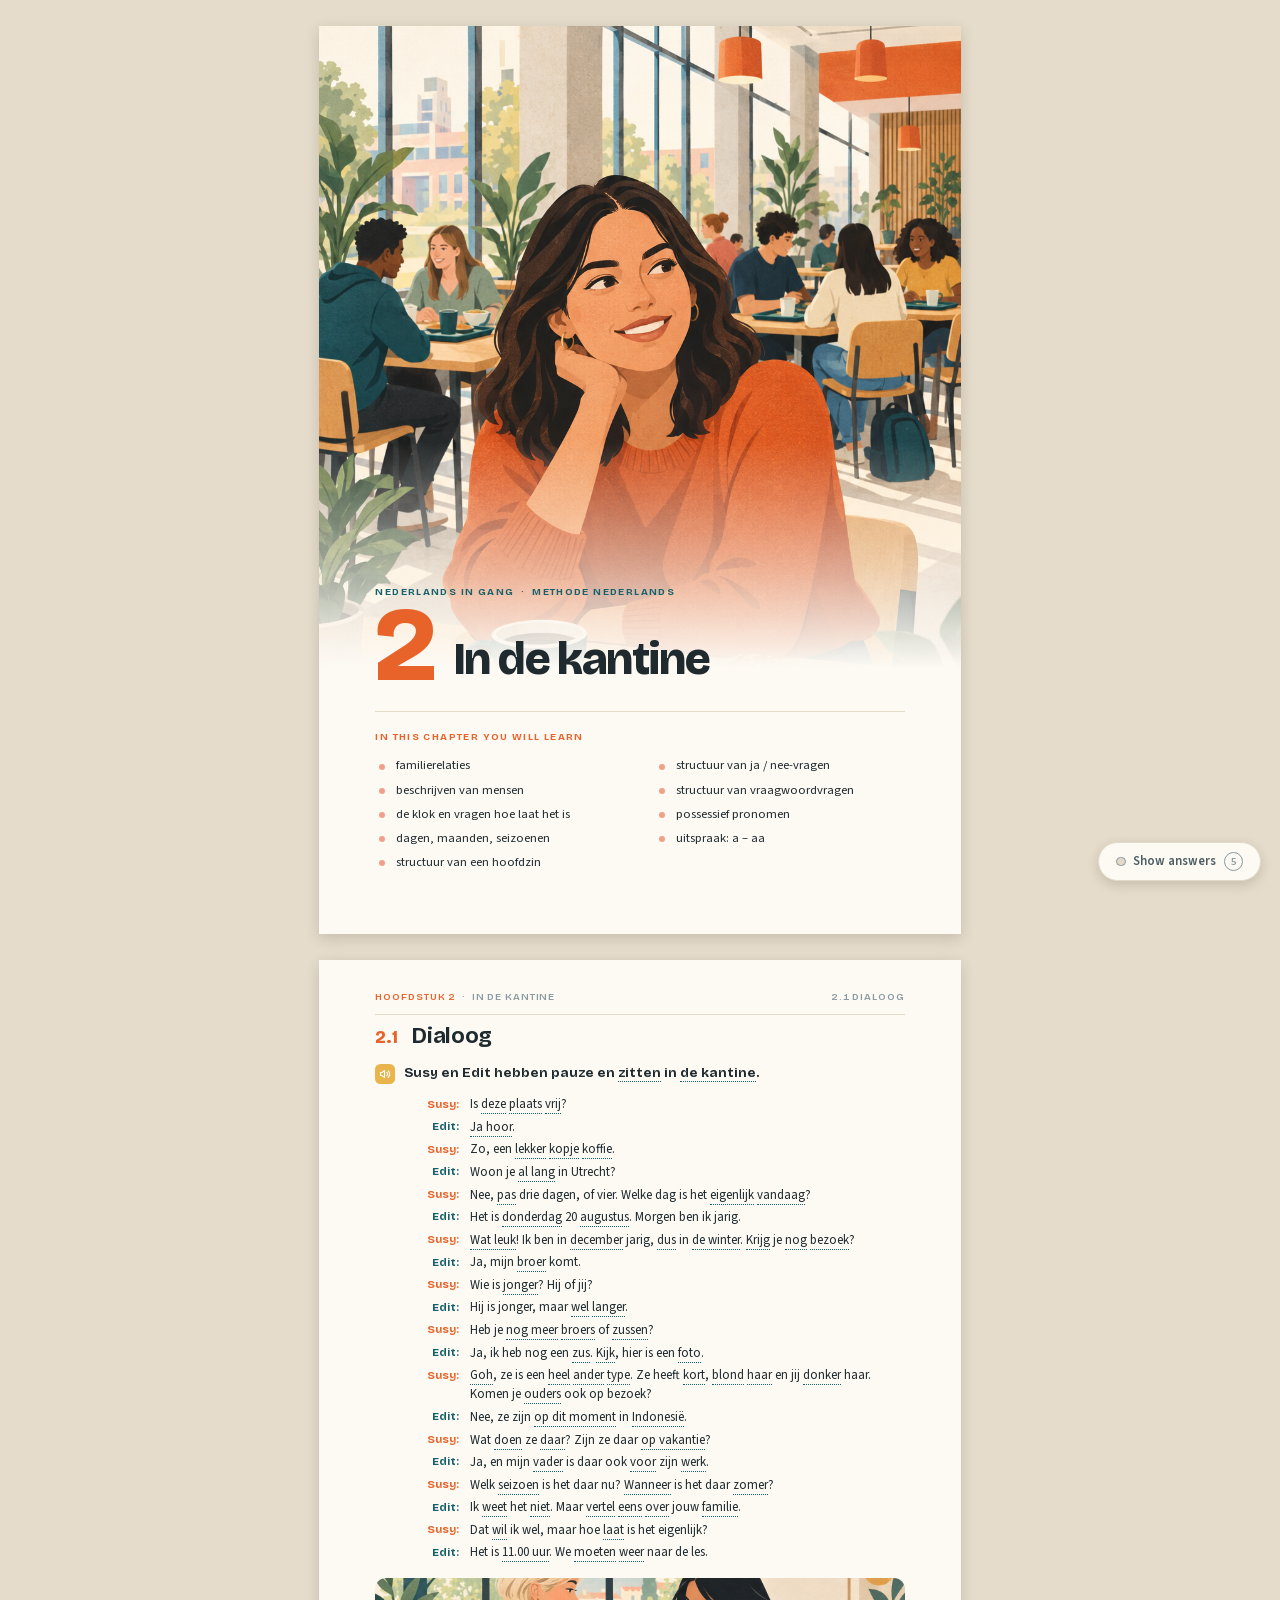
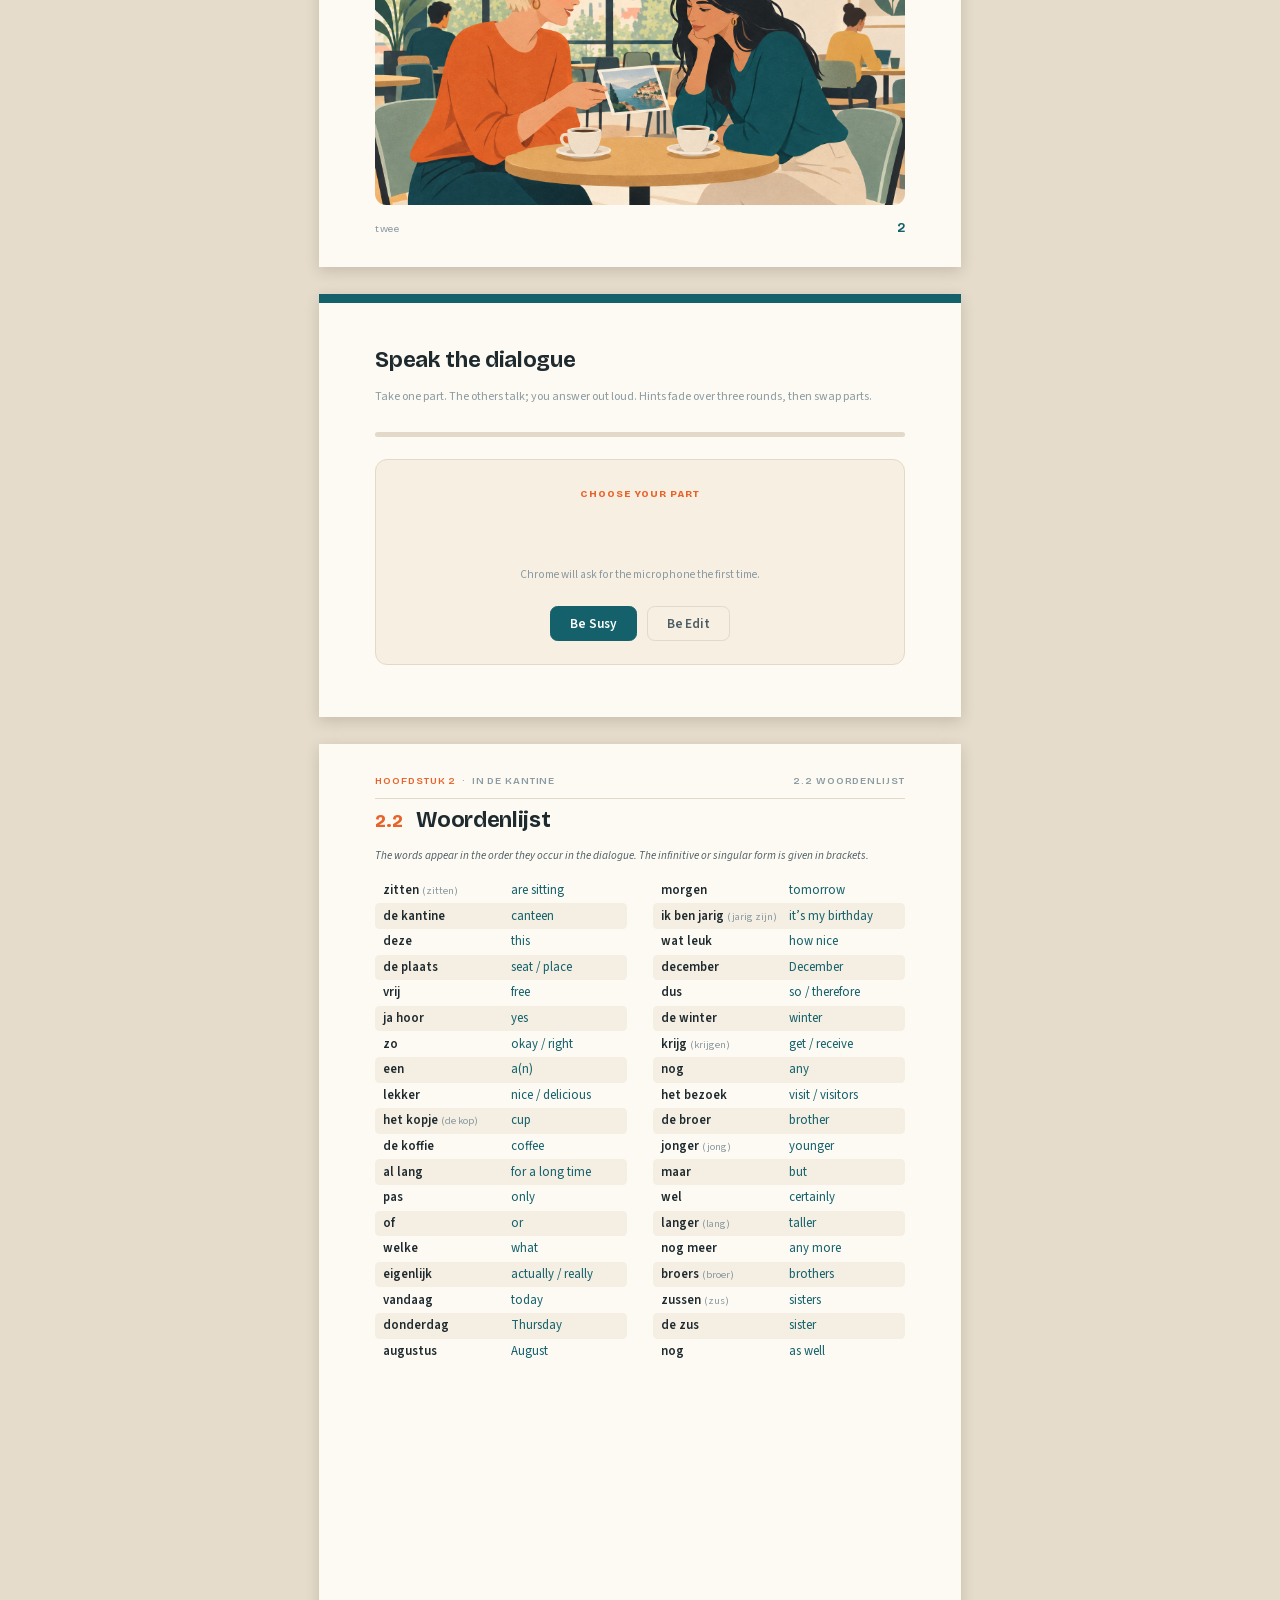
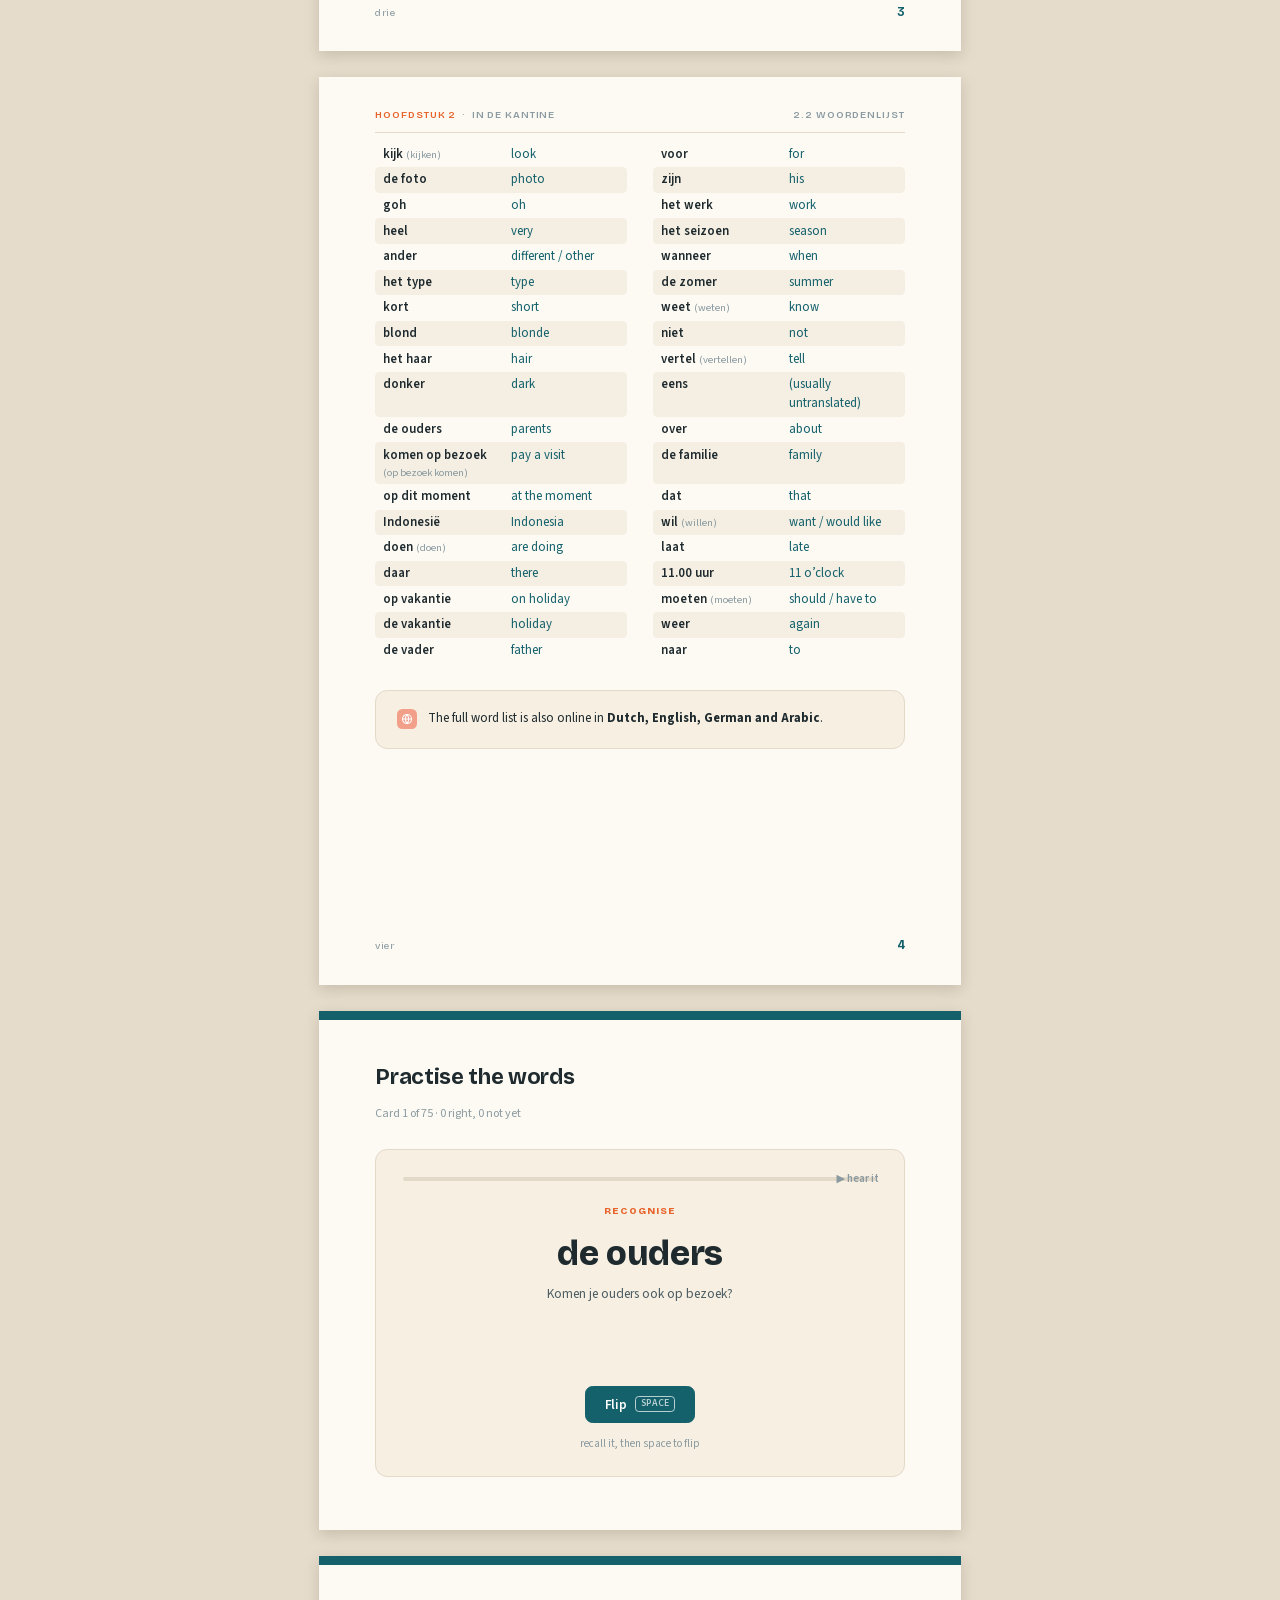
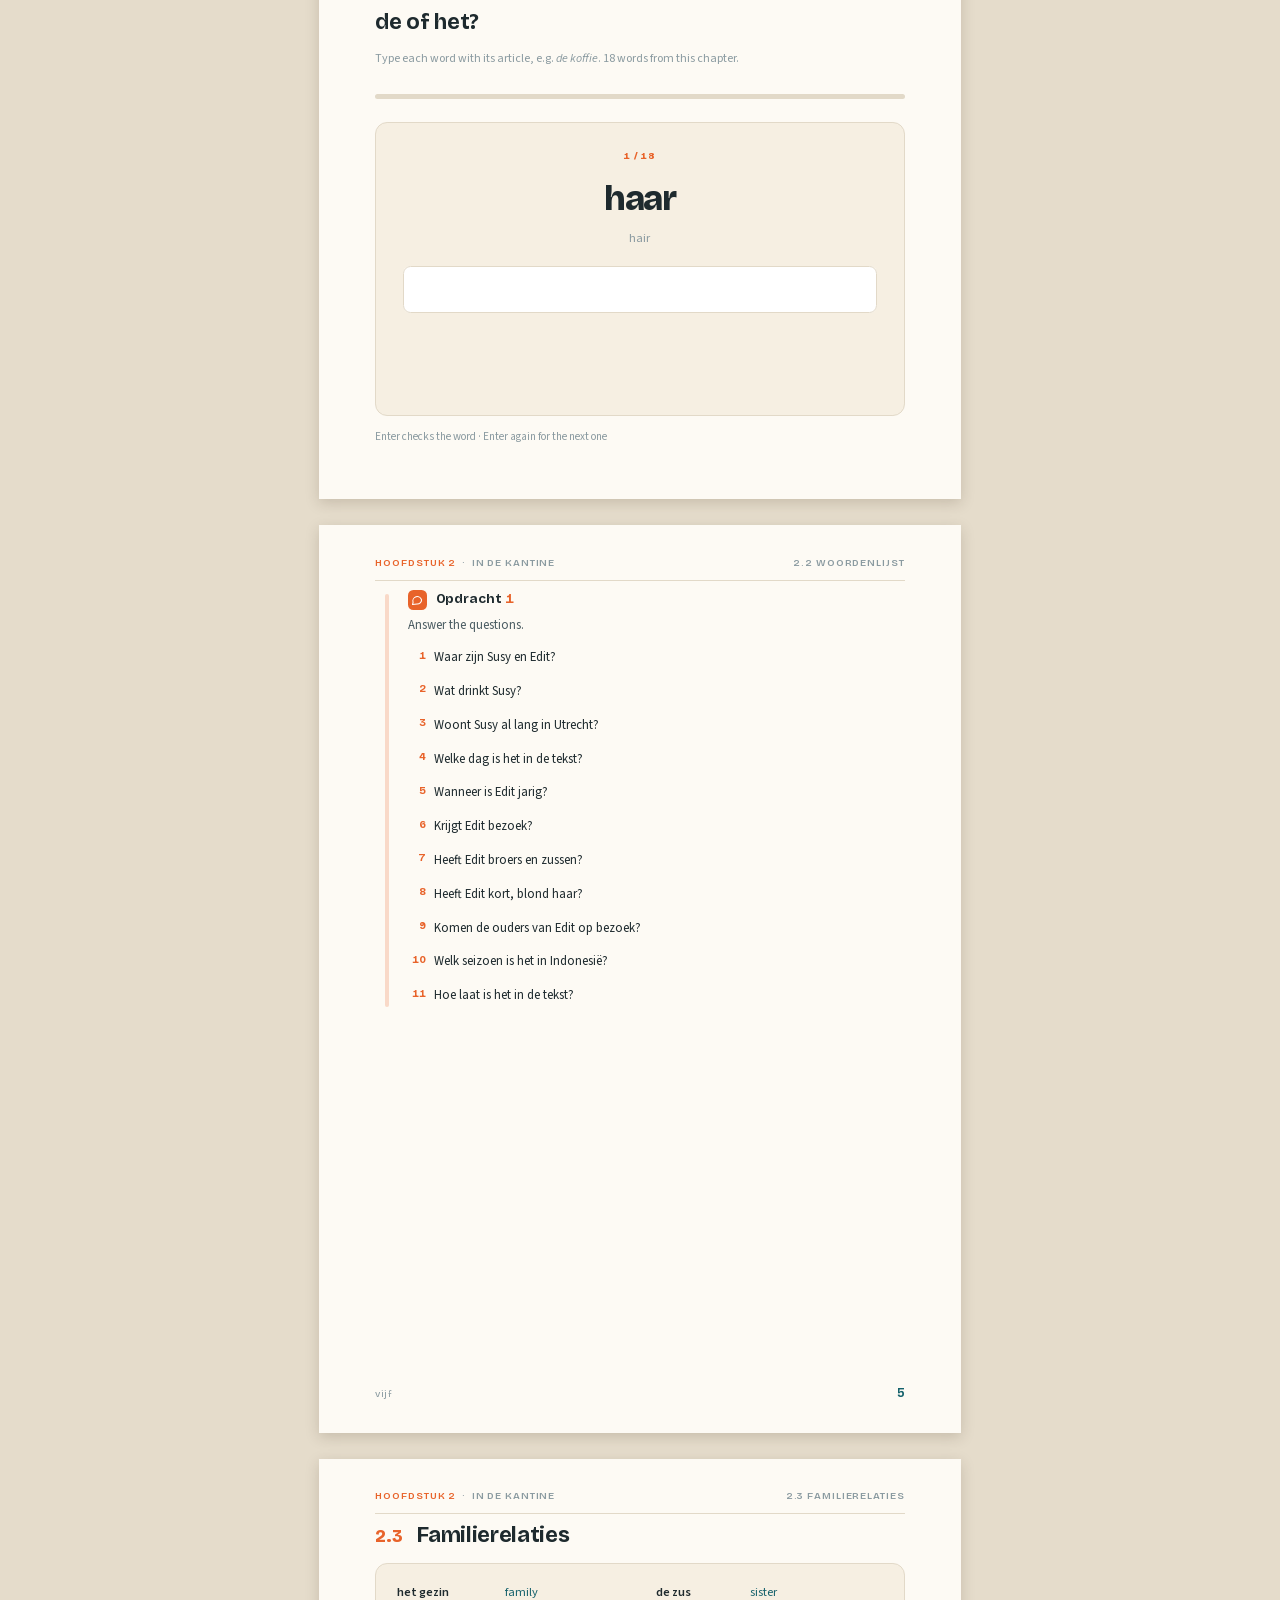
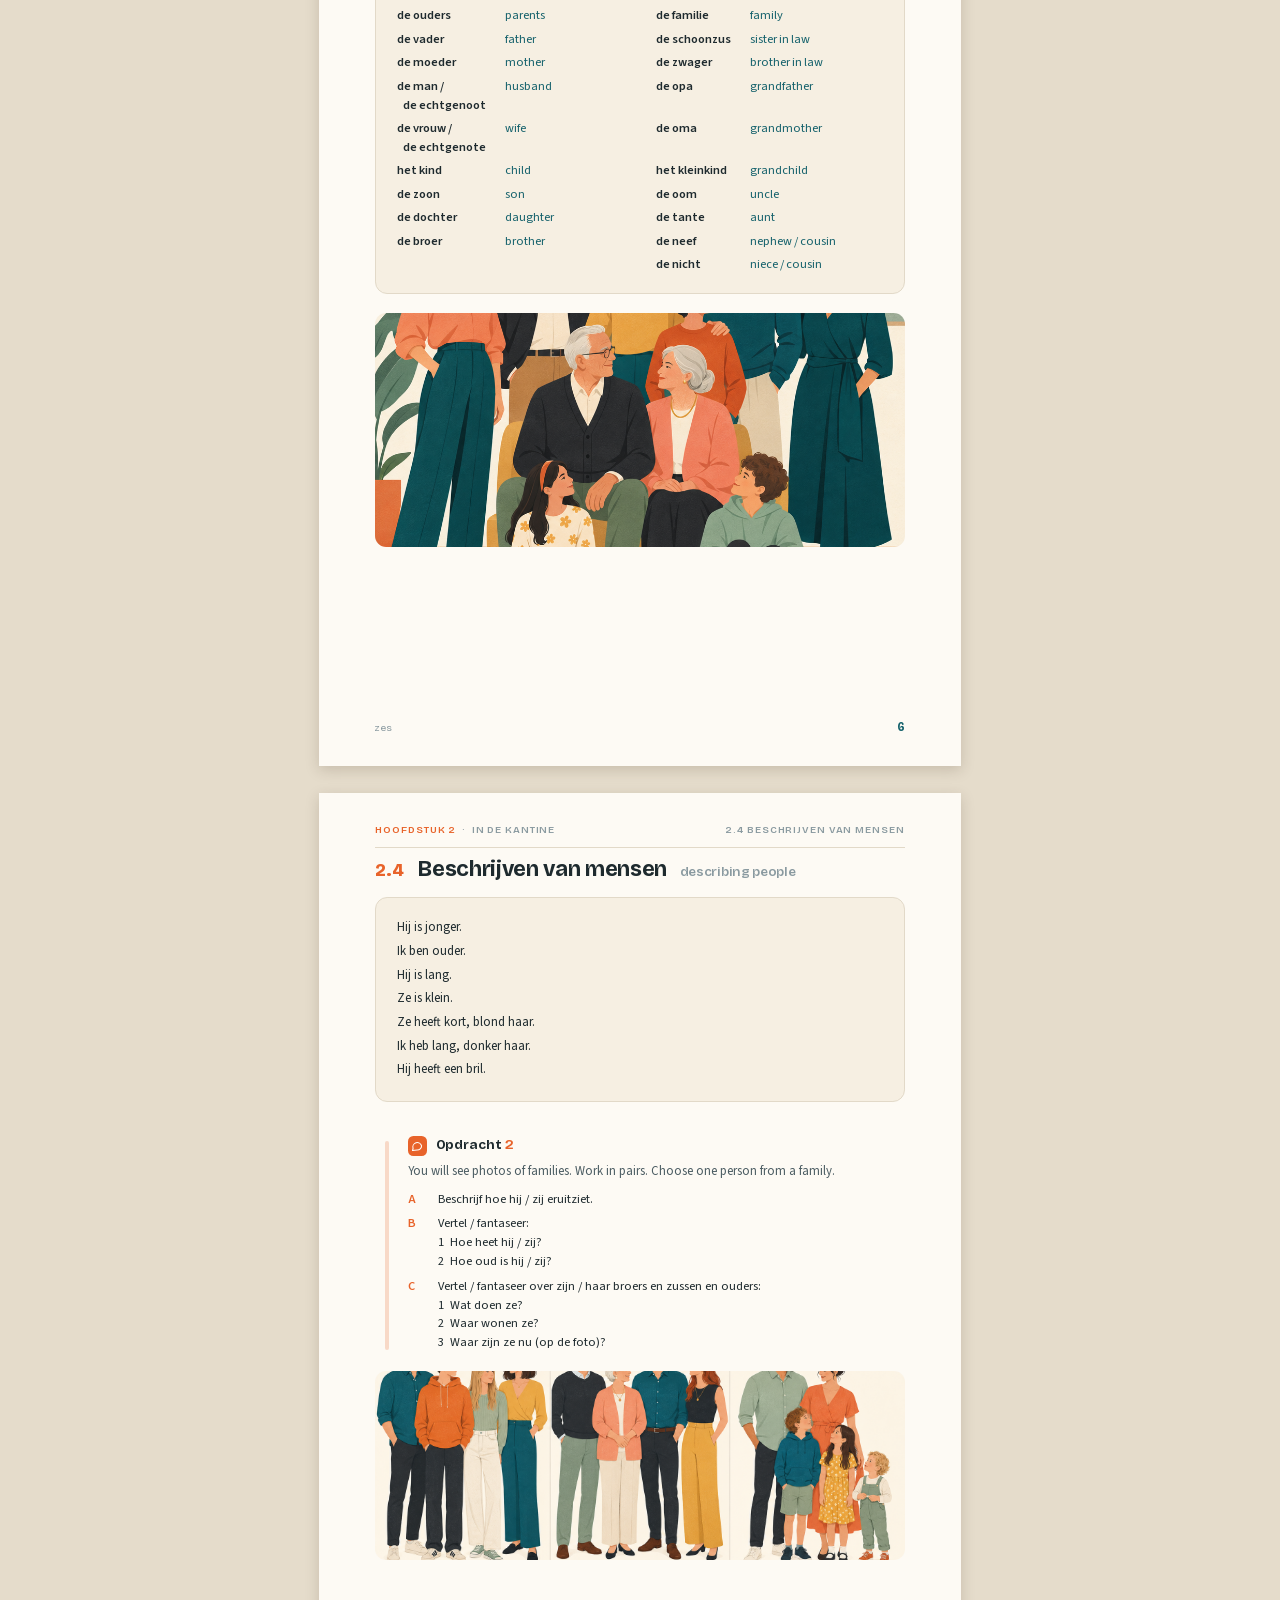
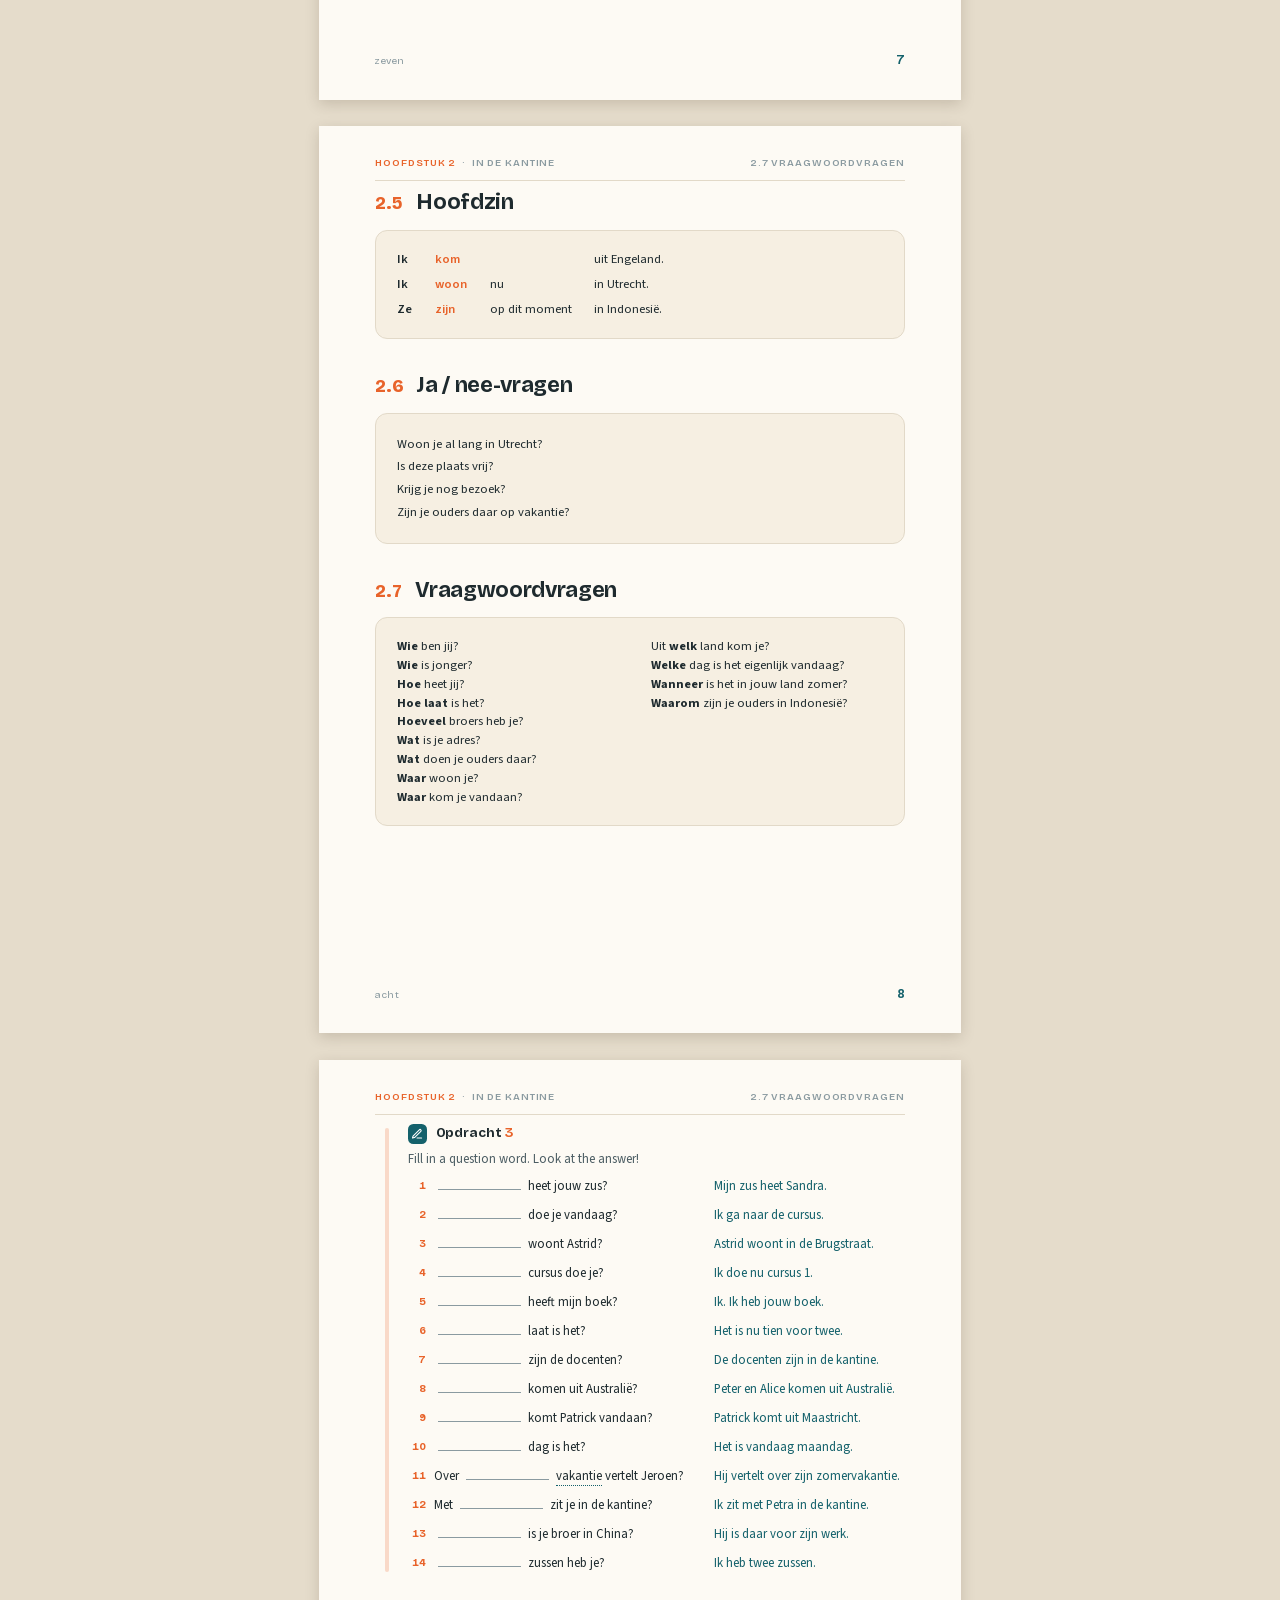
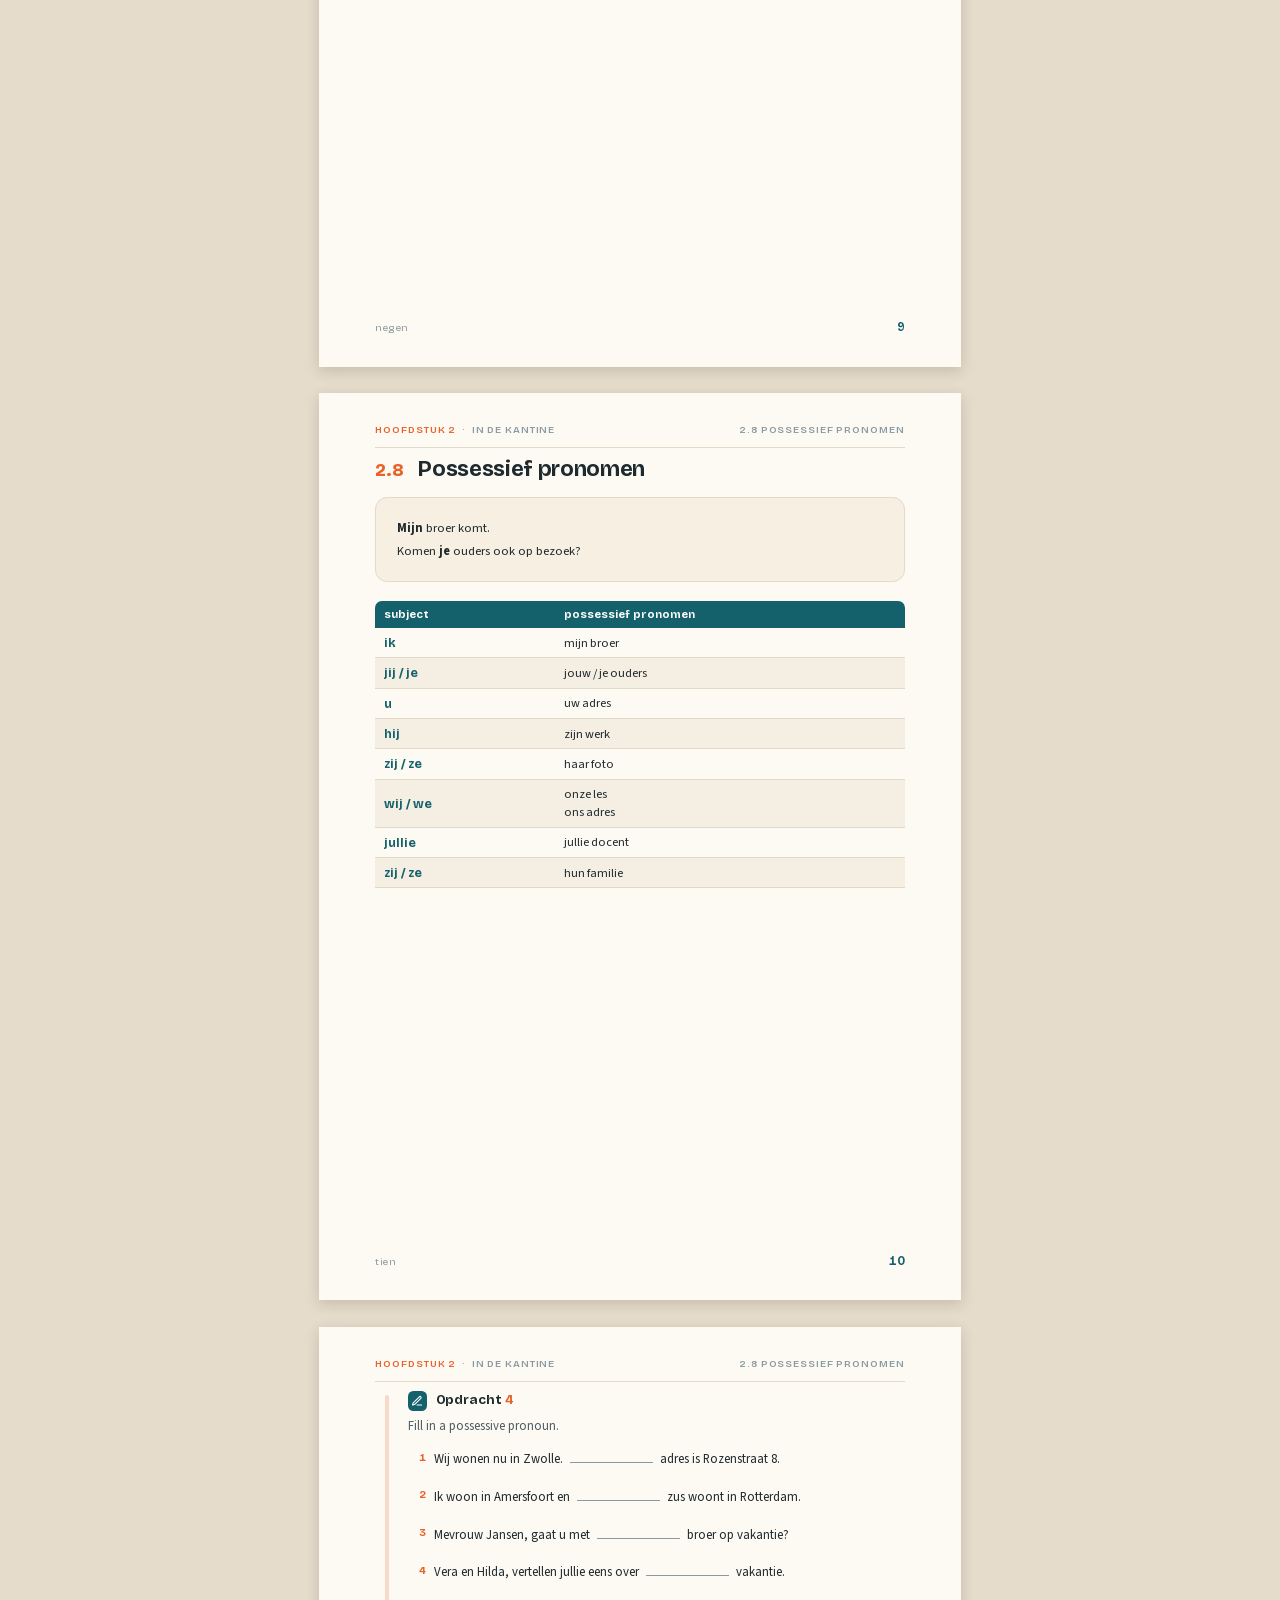
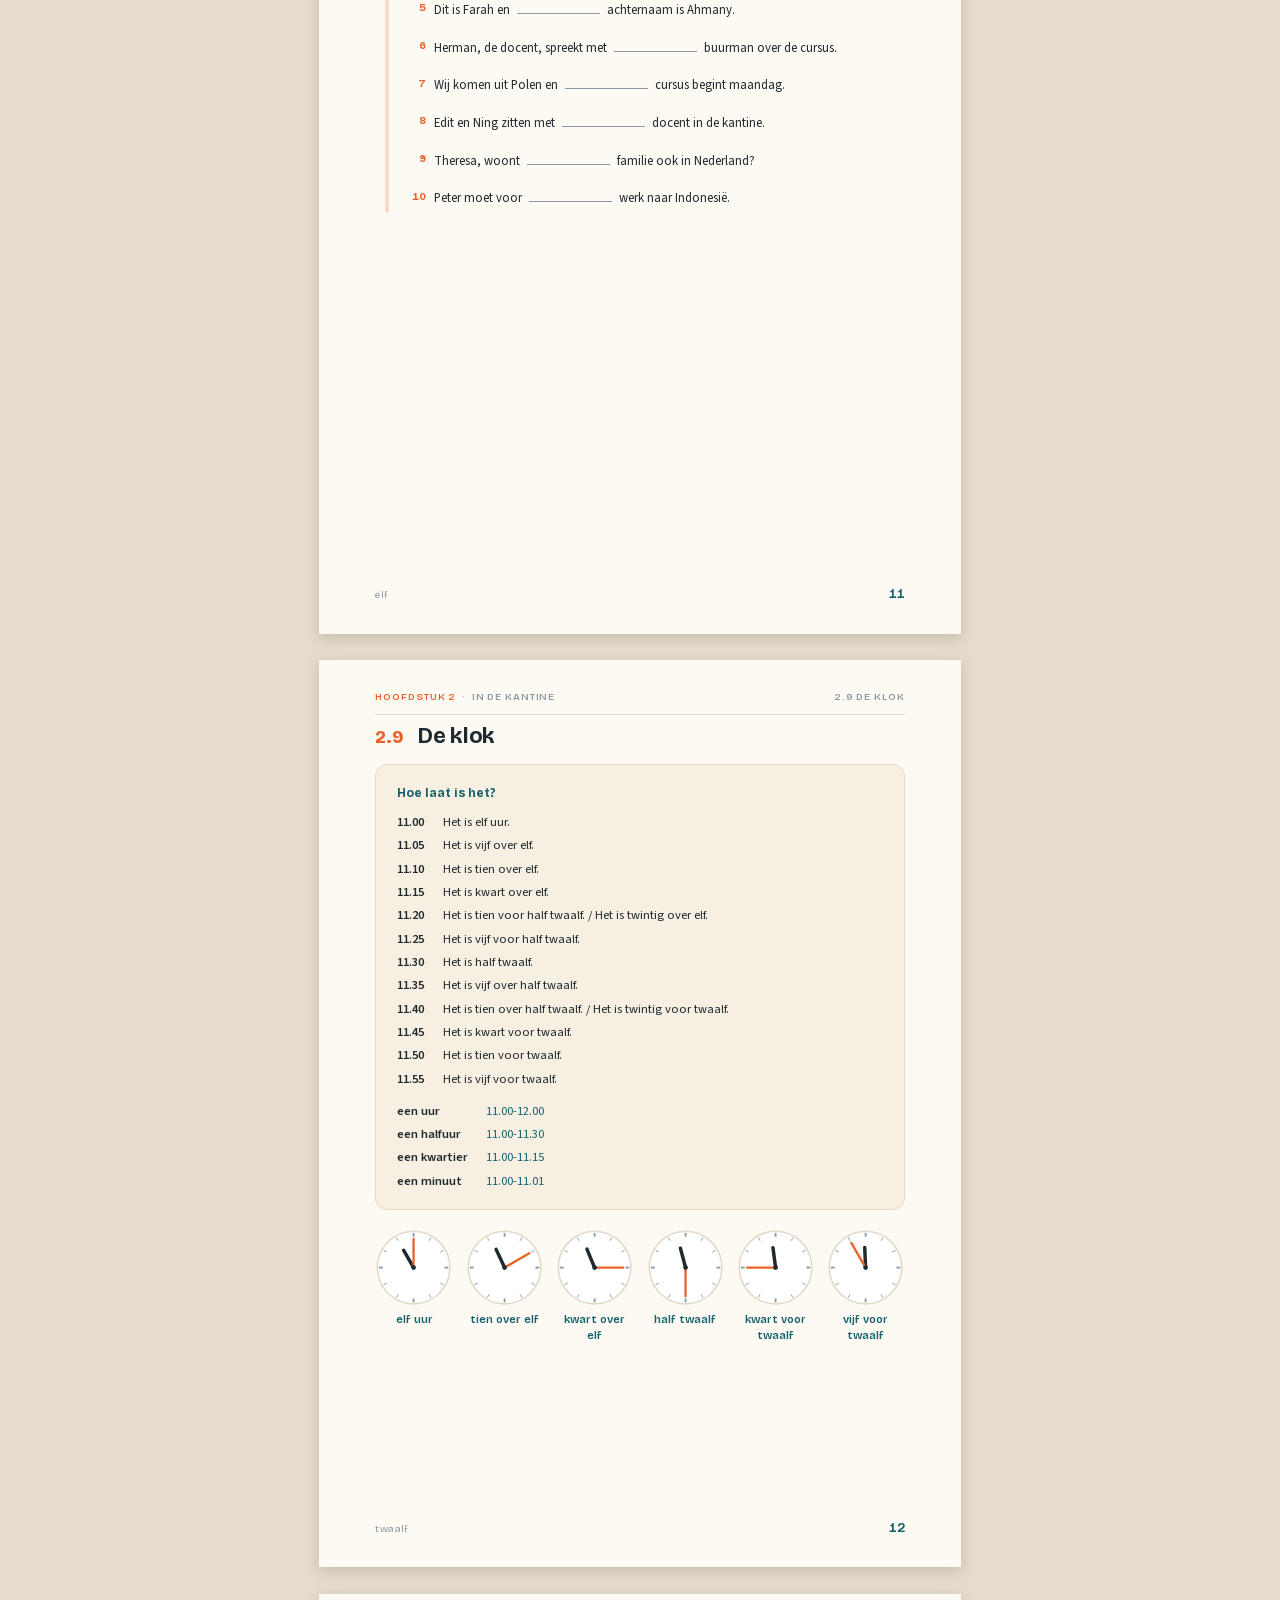
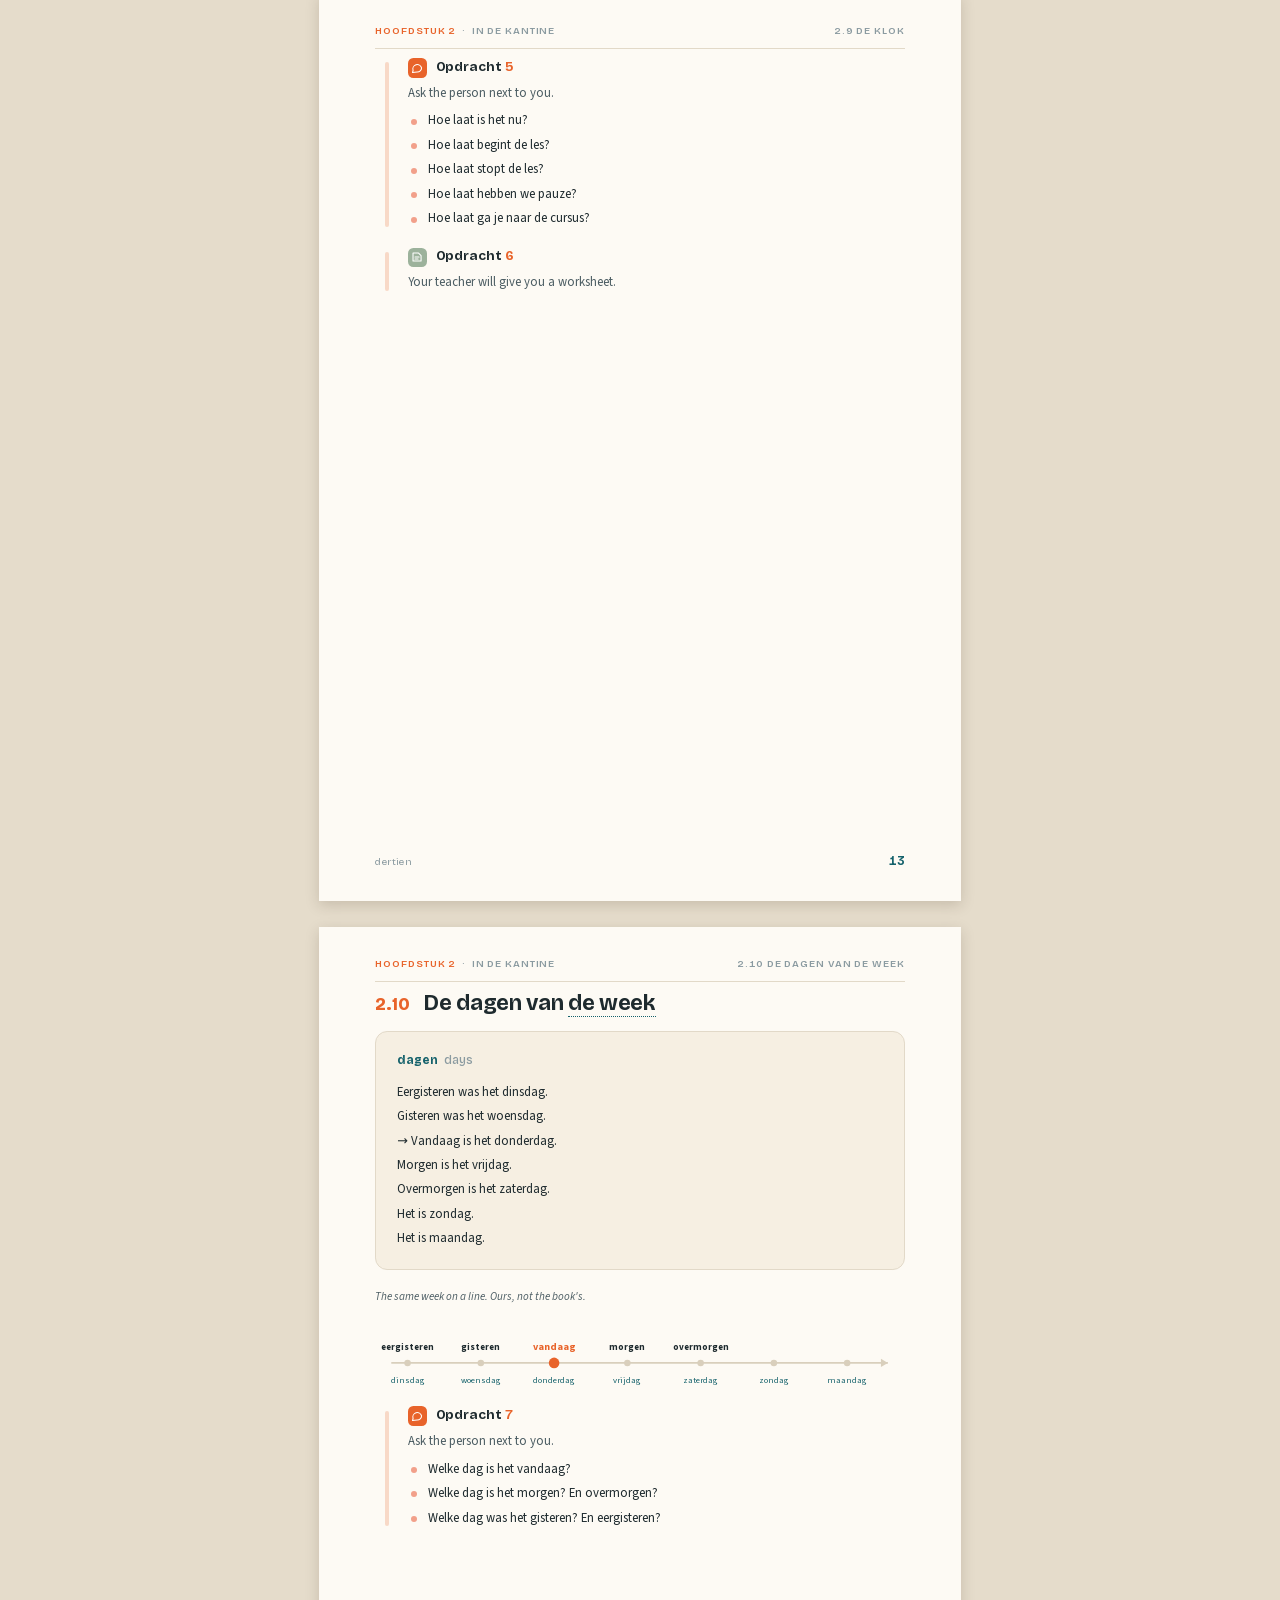
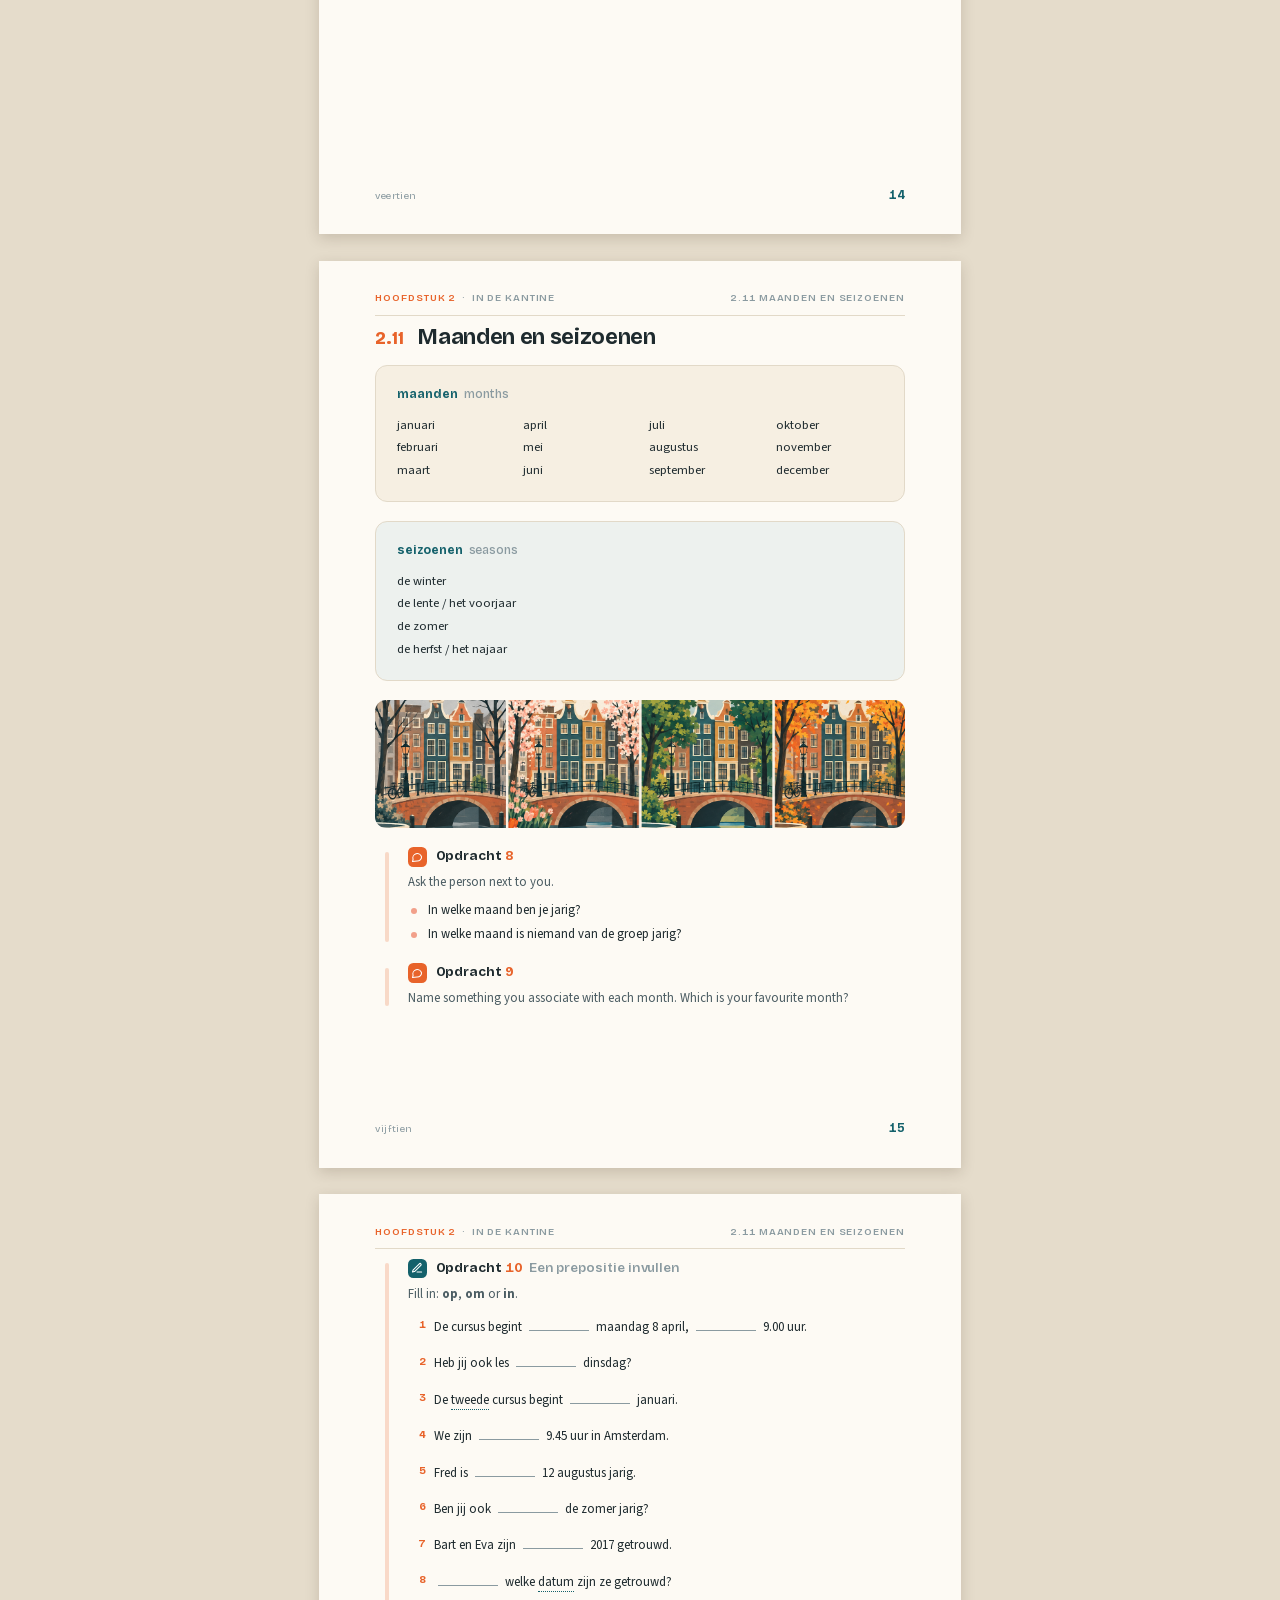
<file: book/ch02-in-the-canteen/index.html>
<meta charset="utf-8"><meta name="viewport" content="width=device-width, initial-scale=1"><title>Nederlands in gang — Hoofdstuk 2: In de kantine</title><link rel="stylesheet" href="../shared/style.css"><section class="page bleed" data-nogloss>
<img src="art/opener.png" style="position:absolute;inset:0;width:100%;height:100%;
     object-fit:cover;object-position:50% 26%">
<div style="position:absolute;left:0;right:0;bottom:0;height:130mm;
     background:linear-gradient(180deg,rgba(253,250,244,0) 0%,rgba(253,250,244,.55) 26%,rgba(253,250,244,1) 46%)"></div>
<div style="position:absolute;left:0;right:0;bottom:0;padding:0 15mm 15mm">
  <div class="kicker" style="color:var(--teal);margin-bottom:2.5mm">Nederlands in gang &nbsp;·&nbsp; Methode Nederlands</div>
  <div style="display:flex;align-items:flex-end;gap:6mm;margin-bottom:7mm">
    <div style="font-family:var(--disp);font-size:78pt;font-weight:800;color:var(--orange);
                line-height:.72;letter-spacing:-.06em">2</div>
    <div style="font-family:var(--disp);font-size:34pt;font-weight:800;letter-spacing:-.035em;
                line-height:.88;color:var(--ink);padding-bottom:1mm">In de kantine</div>
  </div>
  <div style="height:.7pt;background:var(--rule);margin-bottom:5mm"></div>
  <div class="kicker" style="margin-bottom:3mm">In this chapter you will learn</div>
  <div style="display:grid;grid-template-columns:1fr 1fr;gap:0 8mm">
    <ul class="bullet" style="font-size:9.4pt"><li>familierelaties</li><li>beschrijven van mensen</li><li>de klok en vragen hoe laat het is</li><li>dagen, maanden, seizoenen</li><li>structuur van een hoofdzin</li></ul>
    <ul class="bullet" style="font-size:9.4pt"><li>structuur van ja / nee-vragen</li><li>structuur van vraagwoordvragen</li><li>possessief pronomen</li><li>uitspraak: a – aa</li></ul>
  </div>
</div></section><section class="page "><div class="rh"><span><span class="chap">Hoofdstuk 2</span> &nbsp;·&nbsp; In de kantine</span><span>2.1 Dialoog</span></div><div class="keep" data-keep="dialoog-2.1">
<h2 class="sec"><span class="num">2.1</span> <span class="t">Dialoog</span></h2>
<div style="display:flex;align-items:center;gap:2.4mm;margin-bottom:3mm">
  <a class="icon i-audio play" href="audio/dialoog.mp3" data-src="audio/dialoog.mp3" aria-label="Susy en Edit in de kantine"><svg viewBox="0 0 24 24" class="ic-play"><path d="M11 5 6 9H3v6h3l5 4Z"/><path d="M15.5 8.5a5 5 0 0 1 0 7M18.5 5.5a9 9 0 0 1 0 13"/></svg><svg viewBox="0 0 24 24" class="ic-stop"><rect x="6" y="6" width="12" height="12" rx="2"/></svg></a><div style="font-family:var(--disp);font-weight:700;font-size:10pt">Susy en Edit hebben pauze en <span class="gloss" data-en="are sitting">zitten</span> in <span class="gloss" data-en="canteen">de kantine</span>.</div>
</div>
<dl class="dialogue" data-audio="audio/dialoog.mp3"><dt class=you>Susy:</dt><dd><span class="say" data-t="0.0,1.74">Is <span class="gloss" data-en="this">deze</span> <span class="gloss" data-en="de plaats · seat / place">plaats</span> <span class="gloss" data-en="free">vrij</span>?</span></dd><dt>Edit:</dt><dd><span class="say" data-t="1.74,3.02"><span class="gloss" data-en="yes">Ja hoor</span>.</span></dd><dt class=you>Susy:</dt><dd><span class="say" data-t="3.02,5.93">Zo, een <span class="gloss" data-en="nice / delicious">lekker</span> <span class="gloss" data-en="het kopje · cup">kopje</span> <span class="gloss" data-en="de koffie · coffee">koffie</span>.</span></dd><dt>Edit:</dt><dd><span class="say" data-t="5.93,7.89">Woon je <span class="gloss" data-en="for a long time">al lang</span> in Utrecht?</span></dd><dt class=you>Susy:</dt><dd><span class="say" data-t="7.89,11.28">Nee, <span class="gloss" data-en="only">pas</span> drie dagen, of vier.</span> <span class="say" data-t="11.28,13.48">Welke dag is het <span class="gloss" data-en="actually / really">eigenlijk</span> <span class="gloss" data-en="today">vandaag</span>?</span></dd><dt>Edit:</dt><dd><span class="say" data-t="13.48,15.99">Het is <span class="gloss" data-en="Thursday">donderdag</span> 20 <span class="gloss" data-en="August">augustus</span>.</span> <span class="say" data-t="15.99,17.46">Morgen ben ik jarig.</span></dd><dt class=you>Susy:</dt><dd><span class="say" data-t="17.46,18.4"><span class="gloss" data-en="how nice">Wat leuk</span>!</span> <span class="say" data-t="18.4,21.09">Ik ben in <span class="gloss" data-en="December">december</span> jarig, <span class="gloss" data-en="so / therefore">dus</span> in <span class="gloss" data-en="winter">de winter</span>.</span> <span class="say" data-t="21.09,22.63"><span class="gloss" data-en="get / receive">Krijg</span> je <span class="gloss" data-en="any">nog</span> <span class="gloss" data-en="het bezoek · visit / visitors">bezoek</span>?</span></dd><dt>Edit:</dt><dd><span class="say" data-t="22.63,24.47">Ja, mijn <span class="gloss" data-en="de broer · brother">broer</span> komt.</span></dd><dt class=you>Susy:</dt><dd><span class="say" data-t="24.47,25.57">Wie is <span class="gloss" data-en="younger">jonger</span>?</span> <span class="say" data-t="25.57,26.84">Hij of jij?</span></dd><dt>Edit:</dt><dd><span class="say" data-t="26.84,29.37">Hij is jonger, maar <span class="gloss" data-en="certainly">wel</span> <span class="gloss" data-en="taller">langer</span>.</span></dd><dt class=you>Susy:</dt><dd><span class="say" data-t="29.37,31.49">Heb je <span class="gloss" data-en="any more">nog meer</span> <span class="gloss" data-en="brothers">broers</span> of <span class="gloss" data-en="sisters">zussen</span>?</span></dd><dt>Edit:</dt><dd><span class="say" data-t="31.49,33.28">Ja, ik heb nog een <span class="gloss" data-en="de zus · sister">zus</span>.</span> <span class="say" data-t="33.28,35.64"><span class="gloss" data-en="look">Kijk</span>, hier is een <span class="gloss" data-en="de foto · photo">foto</span>.</span></dd><dt class=you>Susy:</dt><dd><span class="say" data-t="35.64,38.85"><span class="gloss" data-en="oh">Goh</span>, ze is een <span class="gloss" data-en="very">heel</span> <span class="gloss" data-en="different / other">ander</span> <span class="gloss" data-en="het type · type">type</span>.</span> <span class="say" data-t="38.85,42.23">Ze heeft <span class="gloss" data-en="short">kort</span>, <span class="gloss" data-en="blonde">blond</span> <span class="gloss" data-en="het haar · hair">haar</span> en jij <span class="gloss" data-en="dark">donker</span> haar.</span><br><span class="say" data-t="42.23,44.29">Komen je <span class="gloss" data-en="de ouders · parents">ouders</span> ook op bezoek?</span></dd><dt>Edit:</dt><dd><span class="say" data-t="44.29,47.04">Nee, ze zijn <span class="gloss" data-en="at the moment">op dit moment</span> in <span class="gloss" data-en="Indonesia">Indonesië</span>.</span></dd><dt class=you>Susy:</dt><dd><span class="say" data-t="47.04,48.54">Wat <span class="gloss" data-en="are doing">doen</span> ze <span class="gloss" data-en="there">daar</span>?</span> <span class="say" data-t="48.54,50.28">Zijn ze daar <span class="gloss" data-en="on holiday">op vakantie</span>?</span></dd><dt>Edit:</dt><dd><span class="say" data-t="50.28,53.11">Ja, en mijn <span class="gloss" data-en="de vader · father">vader</span> is daar ook <span class="gloss" data-en="for">voor</span> zijn <span class="gloss" data-en="het werk · work">werk</span>.</span></dd><dt class=you>Susy:</dt><dd><span class="say" data-t="53.11,55.06">Welk <span class="gloss" data-en="het seizoen · season">seizoen</span> is het daar nu?</span> <span class="say" data-t="55.06,56.89"><span class="gloss" data-en="when">Wanneer</span> is het daar <span class="gloss" data-en="de zomer · summer">zomer</span>?</span></dd><dt>Edit:</dt><dd><span class="say" data-t="56.89,58.5">Ik <span class="gloss" data-en="know">weet</span> het <span class="gloss" data-en="not">niet</span>.</span> <span class="say" data-t="58.5,60.84">Maar <span class="gloss" data-en="tell">vertel</span> <span class="gloss" data-en="(usually untranslated)">eens</span> <span class="gloss" data-en="about">over</span> jouw <span class="gloss" data-en="de familie · family">familie</span>.</span></dd><dt class=you>Susy:</dt><dd><span class="say" data-t="60.84,64.71">Dat <span class="gloss" data-en="want / would like">wil</span> ik wel, maar hoe <span class="gloss" data-en="late">laat</span> is het eigenlijk?</span></dd><dt>Edit:</dt><dd><span class="say" data-t="64.71,66.38">Het is <span class="gloss" data-en="11 o’clock">11.00 uur</span>.</span> <span class="say" data-t="66.38,68.17">We <span class="gloss" data-en="should / have to">moeten</span> <span class="gloss" data-en="again">weer</span> naar de les.</span></dd></dl></div>
<img src="art/dialoog.png" class="img" style="height:60mm;object-fit:cover;margin-top:4mm"><div class="pf"><span class="w">twee</span><span class="n">2</span></div></section><section class="page "><div class="rh"><span><span class="chap">Hoofdstuk 2</span> &nbsp;·&nbsp; In de kantine</span><span>2.2 Woordenlijst</span></div><div class="keep" data-keep="woordenlijst-a">
<h2 class="sec"><span class="num">2.2</span> <span class="t">Woordenlijst</span></h2>
<div class="note" style="margin-bottom:3.5mm">The words appear in the order they occur in the dialogue.
The infinitive or singular form is given in brackets.</div>
<div class="vocab" style="grid-template-rows:repeat(19,auto)"><div class="row"><div class="d">zitten <small>(zitten)</small></div><div class="e">are sitting</div></div><div class="row alt"><div class="d">de kantine</div><div class="e">canteen</div></div><div class="row"><div class="d">deze</div><div class="e">this</div></div><div class="row alt"><div class="d">de plaats</div><div class="e">seat / place</div></div><div class="row"><div class="d">vrij</div><div class="e">free</div></div><div class="row alt"><div class="d">ja hoor</div><div class="e">yes</div></div><div class="row"><div class="d">zo</div><div class="e">okay / right</div></div><div class="row alt"><div class="d">een</div><div class="e">a(n)</div></div><div class="row"><div class="d">lekker</div><div class="e">nice / delicious</div></div><div class="row alt"><div class="d">het kopje <small>(de kop)</small></div><div class="e">cup</div></div><div class="row"><div class="d">de koffie</div><div class="e">coffee</div></div><div class="row alt"><div class="d">al lang</div><div class="e">for a long time</div></div><div class="row"><div class="d">pas</div><div class="e">only</div></div><div class="row alt"><div class="d">of</div><div class="e">or</div></div><div class="row"><div class="d">welke</div><div class="e">what</div></div><div class="row alt"><div class="d">eigenlijk</div><div class="e">actually / really</div></div><div class="row"><div class="d">vandaag</div><div class="e">today</div></div><div class="row alt"><div class="d">donderdag</div><div class="e">Thursday</div></div><div class="row"><div class="d">augustus</div><div class="e">August</div></div><div class="row"><div class="d">morgen</div><div class="e">tomorrow</div></div><div class="row alt"><div class="d">ik ben jarig <small>(jarig zijn)</small></div><div class="e">it’s my birthday</div></div><div class="row"><div class="d">wat leuk</div><div class="e">how nice</div></div><div class="row alt"><div class="d">december</div><div class="e">December</div></div><div class="row"><div class="d">dus</div><div class="e">so / therefore</div></div><div class="row alt"><div class="d">de winter</div><div class="e">winter</div></div><div class="row"><div class="d">krijg <small>(krijgen)</small></div><div class="e">get / receive</div></div><div class="row alt"><div class="d">nog</div><div class="e">any</div></div><div class="row"><div class="d">het bezoek</div><div class="e">visit / visitors</div></div><div class="row alt"><div class="d">de broer</div><div class="e">brother</div></div><div class="row"><div class="d">jonger <small>(jong)</small></div><div class="e">younger</div></div><div class="row alt"><div class="d">maar</div><div class="e">but</div></div><div class="row"><div class="d">wel</div><div class="e">certainly</div></div><div class="row alt"><div class="d">langer <small>(lang)</small></div><div class="e">taller</div></div><div class="row"><div class="d">nog meer</div><div class="e">any more</div></div><div class="row alt"><div class="d">broers <small>(broer)</small></div><div class="e">brothers</div></div><div class="row"><div class="d">zussen <small>(zus)</small></div><div class="e">sisters</div></div><div class="row alt"><div class="d">de zus</div><div class="e">sister</div></div><div class="row"><div class="d">nog</div><div class="e">as well</div></div></div></div><div class="pf"><span class="w">drie</span><span class="n">3</span></div></section><section class="page "><div class="rh"><span><span class="chap">Hoofdstuk 2</span> &nbsp;·&nbsp; In de kantine</span><span>2.2 Woordenlijst</span></div><div class="keep" data-keep="woordenlijst-b"><div class="vocab" style="grid-template-rows:repeat(19,auto)"><div class="row"><div class="d">kijk <small>(kijken)</small></div><div class="e">look</div></div><div class="row alt"><div class="d">de foto</div><div class="e">photo</div></div><div class="row"><div class="d">goh</div><div class="e">oh</div></div><div class="row alt"><div class="d">heel</div><div class="e">very</div></div><div class="row"><div class="d">ander</div><div class="e">different / other</div></div><div class="row alt"><div class="d">het type</div><div class="e">type</div></div><div class="row"><div class="d">kort</div><div class="e">short</div></div><div class="row alt"><div class="d">blond</div><div class="e">blonde</div></div><div class="row"><div class="d">het haar</div><div class="e">hair</div></div><div class="row alt"><div class="d">donker</div><div class="e">dark</div></div><div class="row"><div class="d">de ouders</div><div class="e">parents</div></div><div class="row alt"><div class="d">komen op bezoek <small>(op bezoek komen)</small></div><div class="e">pay a visit</div></div><div class="row"><div class="d">op dit moment</div><div class="e">at the moment</div></div><div class="row alt"><div class="d">Indonesië</div><div class="e">Indonesia</div></div><div class="row"><div class="d">doen <small>(doen)</small></div><div class="e">are doing</div></div><div class="row alt"><div class="d">daar</div><div class="e">there</div></div><div class="row"><div class="d">op vakantie</div><div class="e">on holiday</div></div><div class="row alt"><div class="d">de vakantie</div><div class="e">holiday</div></div><div class="row"><div class="d">de vader</div><div class="e">father</div></div><div class="row"><div class="d">voor</div><div class="e">for</div></div><div class="row alt"><div class="d">zijn</div><div class="e">his</div></div><div class="row"><div class="d">het werk</div><div class="e">work</div></div><div class="row alt"><div class="d">het seizoen</div><div class="e">season</div></div><div class="row"><div class="d">wanneer</div><div class="e">when</div></div><div class="row alt"><div class="d">de zomer</div><div class="e">summer</div></div><div class="row"><div class="d">weet <small>(weten)</small></div><div class="e">know</div></div><div class="row alt"><div class="d">niet</div><div class="e">not</div></div><div class="row"><div class="d">vertel <small>(vertellen)</small></div><div class="e">tell</div></div><div class="row alt"><div class="d">eens</div><div class="e">(usually untranslated)</div></div><div class="row"><div class="d">over</div><div class="e">about</div></div><div class="row alt"><div class="d">de familie</div><div class="e">family</div></div><div class="row"><div class="d">dat</div><div class="e">that</div></div><div class="row alt"><div class="d">wil <small>(willen)</small></div><div class="e">want / would like</div></div><div class="row"><div class="d">laat</div><div class="e">late</div></div><div class="row alt"><div class="d">11.00 uur</div><div class="e">11 o’clock</div></div><div class="row"><div class="d">moeten <small>(moeten)</small></div><div class="e">should / have to</div></div><div class="row alt"><div class="d">weer</div><div class="e">again</div></div><div class="row"><div class="d">naar</div><div class="e">to</div></div></div>
<div class="sp2"></div>
<div class="card "><div style="display:flex;gap:3mm;align-items:flex-start"><span class="icon i-web"><svg viewBox="0 0 24 24"><circle cx="12" cy="12" r="9"/><path d="M3 12h18M12 3a15 15 0 0 1 0 18a15 15 0 0 1 0-18"/></svg></span><div>The full word list is also online in <b>Dutch, English, German and Arabic</b>.</div></div></div></div><div class="pf"><span class="w">vier</span><span class="n">4</span></div></section><div id="nl-deck"></div><div id="nl-articles"></div><section class="page "><div class="rh"><span><span class="chap">Hoofdstuk 2</span> &nbsp;·&nbsp; In de kantine</span><span>2.2 Woordenlijst</span></div><div class="keep" data-keep="opdracht-1"><div class="task" data-opdracht="1"><div class="oh"><span class="icon i-speak"><svg viewBox="0 0 24 24"><path d="M21 11.5a8.4 8.4 0 0 1-9 8.4L3 21l1.1-4.3A8.4 8.4 0 1 1 21 11.5Z"/></svg></span><div class="ttl">Opdracht <span>1</span></div></div><div class=ins>Answer the questions.</div><ol class="items" style="line-height:2.2"><li>Waar zijn Susy en Edit?</li><li>Wat drinkt Susy?</li><li>Woont Susy al lang in Utrecht?</li><li>Welke dag is het in de tekst?</li><li>Wanneer is Edit jarig?</li><li>Krijgt Edit bezoek?</li><li>Heeft Edit broers en zussen?</li><li>Heeft Edit kort, blond haar?</li><li>Komen de ouders van Edit op bezoek?</li><li>Welk seizoen is het in Indonesië?</li><li>Hoe laat is het in de tekst?</li></ol></div></div><div class="pf"><span class="w">vijf</span><span class="n">5</span></div></section><section class="page "><div class="rh"><span><span class="chap">Hoofdstuk 2</span> &nbsp;·&nbsp; In de kantine</span><span>2.3 Familierelaties</span></div><div class="keep" data-keep="familie-2.3">
<h2 class="sec"><span class="num">2.3</span> <span class="t">Familierelaties</span></h2>
<div class="card "><div style="display:grid;grid-template-columns:auto 1fr auto 1fr;gap:1.3mm 5mm;font-size:9.3pt"><div class="dutch">het gezin</div><div style="color:var(--teal)">family</div><div class="dutch">de zus</div><div style="color:var(--teal)">sister</div><div class="dutch">de ouders</div><div style="color:var(--teal)">parents</div><div class="dutch">de familie</div><div style="color:var(--teal)">family</div><div class="dutch">de vader</div><div style="color:var(--teal)">father</div><div class="dutch">de schoonzus</div><div style="color:var(--teal)">sister in law</div><div class="dutch">de moeder</div><div style="color:var(--teal)">mother</div><div class="dutch">de zwager</div><div style="color:var(--teal)">brother in law</div><div class="dutch">de man /<br>&nbsp;&nbsp;&nbsp;de echtgenoot</div><div style="color:var(--teal)">husband</div><div class="dutch">de opa</div><div style="color:var(--teal)">grandfather</div><div class="dutch">de vrouw /<br>&nbsp;&nbsp;&nbsp;de echtgenote</div><div style="color:var(--teal)">wife</div><div class="dutch">de oma</div><div style="color:var(--teal)">grandmother</div><div class="dutch">het kind</div><div style="color:var(--teal)">child</div><div class="dutch">het kleinkind</div><div style="color:var(--teal)">grandchild</div><div class="dutch">de zoon</div><div style="color:var(--teal)">son</div><div class="dutch">de oom</div><div style="color:var(--teal)">uncle</div><div class="dutch">de dochter</div><div style="color:var(--teal)">daughter</div><div class="dutch">de tante</div><div style="color:var(--teal)">aunt</div><div class="dutch">de broer</div><div style="color:var(--teal)">brother</div><div class="dutch">de neef</div><div style="color:var(--teal)">nephew / cousin</div><div class="dutch"></div><div style="color:var(--teal)"></div><div class="dutch">de nicht</div><div style="color:var(--teal)">niece / cousin</div></div></div>
<img src="art/familie.png" class="img" style="height:62mm;object-fit:cover;margin-top:2mm"></div><div class="pf"><span class="w">zes</span><span class="n">6</span></div></section><section class="page "><div class="rh"><span><span class="chap">Hoofdstuk 2</span> &nbsp;·&nbsp; In de kantine</span><span>2.4 Beschrijven van mensen</span></div>
<h2 class="sec"><span class="num">2.4</span> <span class="t">Beschrijven van mensen <span style="font-size:10pt;color:var(--ink-faint);font-weight:600;margin-left:2.15mm">describing people</span></span></h2>
<div class="card "><div style="font-size:9.6pt;line-height:1.85">Hij is jonger.<br>Ik ben ouder.<br>Hij is lang.<br>Ze is klein.<br>Ze heeft kort, blond haar.<br>Ik heb lang, donker haar.<br>Hij heeft een bril.</div></div>
<div class="sp"></div>
<div class="task" data-opdracht="2"><div class="oh"><span class="icon i-speak"><svg viewBox="0 0 24 24"><path d="M21 11.5a8.4 8.4 0 0 1-9 8.4L3 21l1.1-4.3A8.4 8.4 0 1 1 21 11.5Z"/></svg></span><div class="ttl">Opdracht <span>2</span></div></div><div class=ins>You will see photos of families. Work in pairs. Choose one person from a family.</div><div style="display:grid;grid-template-columns:6mm 1fr;gap:1.6mm 2mm;font-size:9.4pt"><div class="dutch" style="color:var(--orange)">A</div><div>Beschrijf hoe hij / zij eruitziet.</div><div class="dutch" style="color:var(--orange)">B</div><div>Vertel / fantaseer:<br>1&nbsp; Hoe heet hij / zij?<br>2&nbsp; Hoe oud is hij / zij?</div><div class="dutch" style="color:var(--orange)">C</div><div>Vertel / fantaseer over zijn / haar broers en zussen en ouders:<br>1&nbsp; Wat doen ze?<br>2&nbsp; Waar wonen ze?<br>3&nbsp; Waar zijn ze nu (op de foto)?</div></div></div>
<img src="art/gezinnen.png" class="img" style="height:50mm;object-fit:cover;margin-top:3mm"><div class="pf"><span class="w">zeven</span><span class="n">7</span></div></section><section class="page "><div class="rh"><span><span class="chap">Hoofdstuk 2</span> &nbsp;·&nbsp; In de kantine</span><span>2.7 Vraagwoordvragen</span></div>
<h2 class="sec"><span class="num">2.5</span> <span class="t">Hoofdzin</span></h2>
<div class="card "><div style="display:grid;grid-template-columns:auto auto auto 1fr;gap:1.6mm 6mm;font-size:9.5pt"><div class="dutch">Ik</div><div style="color:var(--orange);font-weight:600">kom</div><div></div><div>uit Engeland.</div><div class="dutch">Ik</div><div style="color:var(--orange);font-weight:600">woon</div><div>nu</div><div>in Utrecht.</div><div class="dutch">Ze</div><div style="color:var(--orange);font-weight:600">zijn</div><div>op dit moment</div><div>in Indonesië.</div></div></div>
<div class="sp"></div>
<h2 class="sec"><span class="num">2.6</span> <span class="t">Ja / nee-vragen</span></h2>
<div class="card "><div style="font-size:9.5pt;line-height:1.8">Woon je al lang in Utrecht?<br>Is deze plaats vrij?<br>Krijg je nog bezoek?<br>Zijn je ouders daar op vakantie?</div></div>
<div class="sp"></div>
<h2 class="sec"><span class="num">2.7</span> <span class="t">Vraagwoordvragen</span></h2>
<div class="card "><div style="display:grid;grid-template-columns:1fr 1fr;gap:1.2mm 6mm;font-size:9.4pt"><div><b>Wie</b> ben jij?<br><b>Wie</b> is jonger?<br><b>Hoe</b> heet jij?<br><b>Hoe laat</b> is het?<br><b>Hoeveel</b> broers heb je?<br><b>Wat</b> is je adres?<br><b>Wat</b> doen je ouders daar?<br><b>Waar</b> woon je?<br><b>Waar</b> kom je vandaan?</div><div>Uit <b>welk</b> land kom je?<br><b>Welke</b> dag is het eigenlijk vandaag?<br><b>Wanneer</b> is het in jouw land zomer?<br><b>Waarom</b> zijn je ouders in Indonesië?</div></div></div><div class="pf"><span class="w">acht</span><span class="n">8</span></div></section><section class="page "><div class="rh"><span><span class="chap">Hoofdstuk 2</span> &nbsp;·&nbsp; In de kantine</span><span>2.7 Vraagwoordvragen</span></div><div class="keep" data-keep="opdracht-3"><div class="task" data-opdracht="3"><div class="oh"><span class="icon i-write"><svg viewBox="0 0 24 24"><path d="M12 20h9"/><path d="M16.5 3.5a2.1 2.1 0 0 1 3 3L7 19l-4 1 1-4Z"/></svg></span><div class="ttl">Opdracht <span>3</span></div></div><div class=ins>Fill in a question word. Look at the answer!</div><ol class="items qa-items"><li><div class="qline"><span class="blank"></span> heet jouw zus?</div><div class="aline">Mijn zus heet Sandra.</div></li><li><div class="qline"><span class="blank"></span> doe je vandaag?</div><div class="aline">Ik ga naar de cursus.</div></li><li><div class="qline"><span class="blank"></span> woont Astrid?</div><div class="aline">Astrid woont in de Brugstraat.</div></li><li><div class="qline"><span class="blank"></span> cursus doe je?</div><div class="aline">Ik doe nu cursus 1.</div></li><li><div class="qline"><span class="blank"></span> heeft mijn boek?</div><div class="aline">Ik. Ik heb jouw boek.</div></li><li><div class="qline"><span class="blank"></span> laat is het?</div><div class="aline">Het is nu tien voor twee.</div></li><li><div class="qline"><span class="blank"></span> zijn de docenten?</div><div class="aline">De docenten zijn in de kantine.</div></li><li><div class="qline"><span class="blank"></span> komen uit Australië?</div><div class="aline">Peter en Alice komen uit Australië.</div></li><li><div class="qline"><span class="blank"></span> komt Patrick vandaan?</div><div class="aline">Patrick komt uit Maastricht.</div></li><li><div class="qline"><span class="blank"></span> dag is het?</div><div class="aline">Het is vandaag maandag.</div></li><li><div class="qline">Over <span class="blank"></span> <span class="gloss" data-en="de vakantie · holiday">vakantie</span> vertelt Jeroen?</div><div class="aline">Hij vertelt over zijn zomervakantie.</div></li><li><div class="qline">Met <span class="blank"></span> zit je in de kantine?</div><div class="aline">Ik zit met Petra in de kantine.</div></li><li><div class="qline"><span class="blank"></span> is je broer in China?</div><div class="aline">Hij is daar voor zijn werk.</div></li><li><div class="qline"><span class="blank"></span> zussen heb je?</div><div class="aline">Ik heb twee zussen.</div></li></ol></div></div><div class="pf"><span class="w">negen</span><span class="n">9</span></div></section><section class="page "><div class="rh"><span><span class="chap">Hoofdstuk 2</span> &nbsp;·&nbsp; In de kantine</span><span>2.8 Possessief pronomen</span></div><div class="keep" data-keep="possessief-2.8">
<h2 class="sec"><span class="num">2.8</span> <span class="t">Possessief pronomen</span></h2>
<div class="card "><div style="font-size:9.5pt;line-height:1.8"><b>Mijn</b> broer komt.<br>Komen <b>je</b> ouders ook op bezoek?</div></div>
<table class="grid"><thead><tr><th style="width:34%">subject</th><th>possessief pronomen</th></tr></thead><tbody><tr><td>ik</td><td>mijn broer</td></tr><tr><td>jij / je</td><td>jouw / je ouders</td></tr><tr><td>u</td><td>uw adres</td></tr><tr><td>hij</td><td>zijn werk</td></tr><tr><td>zij / ze</td><td>haar foto</td></tr><tr><td>wij / we</td><td>onze les<br>ons adres</td></tr><tr><td>jullie</td><td>jullie docent</td></tr><tr><td>zij / ze</td><td>hun familie</td></tr></tbody></table></div><div class="pf"><span class="w">tien</span><span class="n">10</span></div></section><section class="page "><div class="rh"><span><span class="chap">Hoofdstuk 2</span> &nbsp;·&nbsp; In de kantine</span><span>2.8 Possessief pronomen</span></div><div class="keep" data-keep="opdracht-4"><div class="task" data-opdracht="4"><div class="oh"><span class="icon i-write"><svg viewBox="0 0 24 24"><path d="M12 20h9"/><path d="M16.5 3.5a2.1 2.1 0 0 1 3 3L7 19l-4 1 1-4Z"/></svg></span><div class="ttl">Opdracht <span>4</span></div></div><div class=ins>Fill in a possessive pronoun.</div><ol class="items" style="line-height:2.5"><li>Wij wonen nu in Zwolle. <span class="blank"></span> adres is Rozenstraat 8.</li><li>Ik woon in Amersfoort en <span class="blank"></span> zus woont in Rotterdam.</li><li>Mevrouw Jansen, gaat u met <span class="blank"></span> broer op vakantie?</li><li>Vera en Hilda, vertellen jullie eens over <span class="blank"></span> vakantie.</li><li>Dit is Farah en <span class="blank"></span> achternaam is Ahmany.</li><li>Herman, de docent, spreekt met <span class="blank"></span> buurman over de cursus.</li><li>Wij komen uit Polen en <span class="blank"></span> cursus begint maandag.</li><li>Edit en Ning zitten met <span class="blank"></span> docent in de kantine.</li><li>Theresa, woont <span class="blank"></span> familie ook in Nederland?</li><li>Peter moet voor <span class="blank"></span> werk naar Indonesië.</li></ol></div></div><div class="pf"><span class="w">elf</span><span class="n">11</span></div></section><section class="page "><div class="rh"><span><span class="chap">Hoofdstuk 2</span> &nbsp;·&nbsp; In de kantine</span><span>2.9 De klok</span></div><div class="keep" data-keep="klok-2.9">
<h2 class="sec"><span class="num">2.9</span> <span class="t">De klok</span></h2>
<div class="card "><div class=ct>Hoe laat is het?</div><div style="display:grid;grid-template-columns:auto 1fr;gap:1.2mm 5mm;font-size:9.4pt"><div class="dutch">11.00</div><div>Het is elf uur.</div><div class="dutch">11.05</div><div>Het is vijf over elf.</div><div class="dutch">11.10</div><div>Het is tien over elf.</div><div class="dutch">11.15</div><div>Het is kwart over elf.</div><div class="dutch">11.20</div><div>Het is tien voor half twaalf. / Het is twintig over elf.</div><div class="dutch">11.25</div><div>Het is vijf voor half twaalf.</div><div class="dutch">11.30</div><div>Het is half twaalf.</div><div class="dutch">11.35</div><div>Het is vijf over half twaalf.</div><div class="dutch">11.40</div><div>Het is tien over half twaalf. / Het is twintig voor twaalf.</div><div class="dutch">11.45</div><div>Het is kwart voor twaalf.</div><div class="dutch">11.50</div><div>Het is tien voor twaalf.</div><div class="dutch">11.55</div><div>Het is vijf voor twaalf.</div></div><div style="height:3.5mm"></div><div style="display:grid;grid-template-columns:auto 1fr;gap:1.2mm 5mm;font-size:9.4pt;max-width:70mm"><div class="dutch">een uur</div><div style="color:var(--teal)">11.00-12.00</div><div class="dutch">een halfuur</div><div style="color:var(--teal)">11.00-11.30</div><div class="dutch">een kwartier</div><div style="color:var(--teal)">11.00-11.15</div><div class="dutch">een minuut</div><div style="color:var(--teal)">11.00-11.01</div></div></div>
<div class="clocks"><div class="clock"><svg viewBox="0 0 100 100"><circle cx="50" cy="50" r="47" fill="#fff" stroke="var(--rule)" stroke-width="2"/><line x1="50.0" y1="10.0" x2="50.0" y2="5.0" stroke="var(--ink-faint)" stroke-width="2.4"/><line x1="70.0" y1="15.4" x2="72.5" y2="11.0" stroke="var(--ink-faint)" stroke-width="1.2"/><line x1="84.6" y1="30.0" x2="89.0" y2="27.5" stroke="var(--ink-faint)" stroke-width="1.2"/><line x1="90.0" y1="50.0" x2="95.0" y2="50.0" stroke="var(--ink-faint)" stroke-width="2.4"/><line x1="84.6" y1="70.0" x2="89.0" y2="72.5" stroke="var(--ink-faint)" stroke-width="1.2"/><line x1="70.0" y1="84.6" x2="72.5" y2="89.0" stroke="var(--ink-faint)" stroke-width="1.2"/><line x1="50.0" y1="90.0" x2="50.0" y2="95.0" stroke="var(--ink-faint)" stroke-width="2.4"/><line x1="30.0" y1="84.6" x2="27.5" y2="89.0" stroke="var(--ink-faint)" stroke-width="1.2"/><line x1="15.4" y1="70.0" x2="11.0" y2="72.5" stroke="var(--ink-faint)" stroke-width="1.2"/><line x1="10.0" y1="50.0" x2="5.0" y2="50.0" stroke="var(--ink-faint)" stroke-width="2.4"/><line x1="15.4" y1="30.0" x2="11.0" y2="27.5" stroke="var(--ink-faint)" stroke-width="1.2"/><line x1="30.0" y1="15.4" x2="27.5" y2="11.0" stroke="var(--ink-faint)" stroke-width="1.2"/><line x1="50" y1="50" x2="37.0" y2="27.5" stroke="var(--ink)" stroke-width="4.5" stroke-linecap="round"/><line x1="50" y1="50" x2="50.0" y2="13.0" stroke="var(--orange)" stroke-width="3" stroke-linecap="round"/><circle cx="50" cy="50" r="3" fill="var(--ink)"/></svg><div class="clocklabel">elf uur</div></div><div class="clock"><svg viewBox="0 0 100 100"><circle cx="50" cy="50" r="47" fill="#fff" stroke="var(--rule)" stroke-width="2"/><line x1="50.0" y1="10.0" x2="50.0" y2="5.0" stroke="var(--ink-faint)" stroke-width="2.4"/><line x1="70.0" y1="15.4" x2="72.5" y2="11.0" stroke="var(--ink-faint)" stroke-width="1.2"/><line x1="84.6" y1="30.0" x2="89.0" y2="27.5" stroke="var(--ink-faint)" stroke-width="1.2"/><line x1="90.0" y1="50.0" x2="95.0" y2="50.0" stroke="var(--ink-faint)" stroke-width="2.4"/><line x1="84.6" y1="70.0" x2="89.0" y2="72.5" stroke="var(--ink-faint)" stroke-width="1.2"/><line x1="70.0" y1="84.6" x2="72.5" y2="89.0" stroke="var(--ink-faint)" stroke-width="1.2"/><line x1="50.0" y1="90.0" x2="50.0" y2="95.0" stroke="var(--ink-faint)" stroke-width="2.4"/><line x1="30.0" y1="84.6" x2="27.5" y2="89.0" stroke="var(--ink-faint)" stroke-width="1.2"/><line x1="15.4" y1="70.0" x2="11.0" y2="72.5" stroke="var(--ink-faint)" stroke-width="1.2"/><line x1="10.0" y1="50.0" x2="5.0" y2="50.0" stroke="var(--ink-faint)" stroke-width="2.4"/><line x1="15.4" y1="30.0" x2="11.0" y2="27.5" stroke="var(--ink-faint)" stroke-width="1.2"/><line x1="30.0" y1="15.4" x2="27.5" y2="11.0" stroke="var(--ink-faint)" stroke-width="1.2"/><line x1="50" y1="50" x2="39.0" y2="26.4" stroke="var(--ink)" stroke-width="4.5" stroke-linecap="round"/><line x1="50" y1="50" x2="82.0" y2="31.5" stroke="var(--orange)" stroke-width="3" stroke-linecap="round"/><circle cx="50" cy="50" r="3" fill="var(--ink)"/></svg><div class="clocklabel">tien over elf</div></div><div class="clock"><svg viewBox="0 0 100 100"><circle cx="50" cy="50" r="47" fill="#fff" stroke="var(--rule)" stroke-width="2"/><line x1="50.0" y1="10.0" x2="50.0" y2="5.0" stroke="var(--ink-faint)" stroke-width="2.4"/><line x1="70.0" y1="15.4" x2="72.5" y2="11.0" stroke="var(--ink-faint)" stroke-width="1.2"/><line x1="84.6" y1="30.0" x2="89.0" y2="27.5" stroke="var(--ink-faint)" stroke-width="1.2"/><line x1="90.0" y1="50.0" x2="95.0" y2="50.0" stroke="var(--ink-faint)" stroke-width="2.4"/><line x1="84.6" y1="70.0" x2="89.0" y2="72.5" stroke="var(--ink-faint)" stroke-width="1.2"/><line x1="70.0" y1="84.6" x2="72.5" y2="89.0" stroke="var(--ink-faint)" stroke-width="1.2"/><line x1="50.0" y1="90.0" x2="50.0" y2="95.0" stroke="var(--ink-faint)" stroke-width="2.4"/><line x1="30.0" y1="84.6" x2="27.5" y2="89.0" stroke="var(--ink-faint)" stroke-width="1.2"/><line x1="15.4" y1="70.0" x2="11.0" y2="72.5" stroke="var(--ink-faint)" stroke-width="1.2"/><line x1="10.0" y1="50.0" x2="5.0" y2="50.0" stroke="var(--ink-faint)" stroke-width="2.4"/><line x1="15.4" y1="30.0" x2="11.0" y2="27.5" stroke="var(--ink-faint)" stroke-width="1.2"/><line x1="30.0" y1="15.4" x2="27.5" y2="11.0" stroke="var(--ink-faint)" stroke-width="1.2"/><line x1="50" y1="50" x2="40.1" y2="26.0" stroke="var(--ink)" stroke-width="4.5" stroke-linecap="round"/><line x1="50" y1="50" x2="87.0" y2="50.0" stroke="var(--orange)" stroke-width="3" stroke-linecap="round"/><circle cx="50" cy="50" r="3" fill="var(--ink)"/></svg><div class="clocklabel">kwart over elf</div></div><div class="clock"><svg viewBox="0 0 100 100"><circle cx="50" cy="50" r="47" fill="#fff" stroke="var(--rule)" stroke-width="2"/><line x1="50.0" y1="10.0" x2="50.0" y2="5.0" stroke="var(--ink-faint)" stroke-width="2.4"/><line x1="70.0" y1="15.4" x2="72.5" y2="11.0" stroke="var(--ink-faint)" stroke-width="1.2"/><line x1="84.6" y1="30.0" x2="89.0" y2="27.5" stroke="var(--ink-faint)" stroke-width="1.2"/><line x1="90.0" y1="50.0" x2="95.0" y2="50.0" stroke="var(--ink-faint)" stroke-width="2.4"/><line x1="84.6" y1="70.0" x2="89.0" y2="72.5" stroke="var(--ink-faint)" stroke-width="1.2"/><line x1="70.0" y1="84.6" x2="72.5" y2="89.0" stroke="var(--ink-faint)" stroke-width="1.2"/><line x1="50.0" y1="90.0" x2="50.0" y2="95.0" stroke="var(--ink-faint)" stroke-width="2.4"/><line x1="30.0" y1="84.6" x2="27.5" y2="89.0" stroke="var(--ink-faint)" stroke-width="1.2"/><line x1="15.4" y1="70.0" x2="11.0" y2="72.5" stroke="var(--ink-faint)" stroke-width="1.2"/><line x1="10.0" y1="50.0" x2="5.0" y2="50.0" stroke="var(--ink-faint)" stroke-width="2.4"/><line x1="15.4" y1="30.0" x2="11.0" y2="27.5" stroke="var(--ink-faint)" stroke-width="1.2"/><line x1="30.0" y1="15.4" x2="27.5" y2="11.0" stroke="var(--ink-faint)" stroke-width="1.2"/><line x1="50" y1="50" x2="43.3" y2="24.9" stroke="var(--ink)" stroke-width="4.5" stroke-linecap="round"/><line x1="50" y1="50" x2="50.0" y2="87.0" stroke="var(--orange)" stroke-width="3" stroke-linecap="round"/><circle cx="50" cy="50" r="3" fill="var(--ink)"/></svg><div class="clocklabel">half twaalf</div></div><div class="clock"><svg viewBox="0 0 100 100"><circle cx="50" cy="50" r="47" fill="#fff" stroke="var(--rule)" stroke-width="2"/><line x1="50.0" y1="10.0" x2="50.0" y2="5.0" stroke="var(--ink-faint)" stroke-width="2.4"/><line x1="70.0" y1="15.4" x2="72.5" y2="11.0" stroke="var(--ink-faint)" stroke-width="1.2"/><line x1="84.6" y1="30.0" x2="89.0" y2="27.5" stroke="var(--ink-faint)" stroke-width="1.2"/><line x1="90.0" y1="50.0" x2="95.0" y2="50.0" stroke="var(--ink-faint)" stroke-width="2.4"/><line x1="84.6" y1="70.0" x2="89.0" y2="72.5" stroke="var(--ink-faint)" stroke-width="1.2"/><line x1="70.0" y1="84.6" x2="72.5" y2="89.0" stroke="var(--ink-faint)" stroke-width="1.2"/><line x1="50.0" y1="90.0" x2="50.0" y2="95.0" stroke="var(--ink-faint)" stroke-width="2.4"/><line x1="30.0" y1="84.6" x2="27.5" y2="89.0" stroke="var(--ink-faint)" stroke-width="1.2"/><line x1="15.4" y1="70.0" x2="11.0" y2="72.5" stroke="var(--ink-faint)" stroke-width="1.2"/><line x1="10.0" y1="50.0" x2="5.0" y2="50.0" stroke="var(--ink-faint)" stroke-width="2.4"/><line x1="15.4" y1="30.0" x2="11.0" y2="27.5" stroke="var(--ink-faint)" stroke-width="1.2"/><line x1="30.0" y1="15.4" x2="27.5" y2="11.0" stroke="var(--ink-faint)" stroke-width="1.2"/><line x1="50" y1="50" x2="46.6" y2="24.2" stroke="var(--ink)" stroke-width="4.5" stroke-linecap="round"/><line x1="50" y1="50" x2="13.0" y2="50.0" stroke="var(--orange)" stroke-width="3" stroke-linecap="round"/><circle cx="50" cy="50" r="3" fill="var(--ink)"/></svg><div class="clocklabel">kwart voor twaalf</div></div><div class="clock"><svg viewBox="0 0 100 100"><circle cx="50" cy="50" r="47" fill="#fff" stroke="var(--rule)" stroke-width="2"/><line x1="50.0" y1="10.0" x2="50.0" y2="5.0" stroke="var(--ink-faint)" stroke-width="2.4"/><line x1="70.0" y1="15.4" x2="72.5" y2="11.0" stroke="var(--ink-faint)" stroke-width="1.2"/><line x1="84.6" y1="30.0" x2="89.0" y2="27.5" stroke="var(--ink-faint)" stroke-width="1.2"/><line x1="90.0" y1="50.0" x2="95.0" y2="50.0" stroke="var(--ink-faint)" stroke-width="2.4"/><line x1="84.6" y1="70.0" x2="89.0" y2="72.5" stroke="var(--ink-faint)" stroke-width="1.2"/><line x1="70.0" y1="84.6" x2="72.5" y2="89.0" stroke="var(--ink-faint)" stroke-width="1.2"/><line x1="50.0" y1="90.0" x2="50.0" y2="95.0" stroke="var(--ink-faint)" stroke-width="2.4"/><line x1="30.0" y1="84.6" x2="27.5" y2="89.0" stroke="var(--ink-faint)" stroke-width="1.2"/><line x1="15.4" y1="70.0" x2="11.0" y2="72.5" stroke="var(--ink-faint)" stroke-width="1.2"/><line x1="10.0" y1="50.0" x2="5.0" y2="50.0" stroke="var(--ink-faint)" stroke-width="2.4"/><line x1="15.4" y1="30.0" x2="11.0" y2="27.5" stroke="var(--ink-faint)" stroke-width="1.2"/><line x1="30.0" y1="15.4" x2="27.5" y2="11.0" stroke="var(--ink-faint)" stroke-width="1.2"/><line x1="50" y1="50" x2="48.9" y2="24.0" stroke="var(--ink)" stroke-width="4.5" stroke-linecap="round"/><line x1="50" y1="50" x2="31.5" y2="18.0" stroke="var(--orange)" stroke-width="3" stroke-linecap="round"/><circle cx="50" cy="50" r="3" fill="var(--ink)"/></svg><div class="clocklabel">vijf voor twaalf</div></div></div></div><div class="pf"><span class="w">twaalf</span><span class="n">12</span></div></section><section class="page "><div class="rh"><span><span class="chap">Hoofdstuk 2</span> &nbsp;·&nbsp; In de kantine</span><span>2.9 De klok</span></div>
<div class="task" data-opdracht="5"><div class="oh"><span class="icon i-speak"><svg viewBox="0 0 24 24"><path d="M21 11.5a8.4 8.4 0 0 1-9 8.4L3 21l1.1-4.3A8.4 8.4 0 1 1 21 11.5Z"/></svg></span><div class="ttl">Opdracht <span>5</span></div></div><div class=ins>Ask the person next to you.</div><ul class="bullet"><li>Hoe laat is het nu?</li><li>Hoe laat begint de les?</li><li>Hoe laat stopt de les?</li><li>Hoe laat hebben we pauze?</li><li>Hoe laat ga je naar de cursus?</li></ul></div>
<div class="task" data-opdracht="6"><div class="oh"><span class="icon i-read"><svg viewBox="0 0 24 24"><path d="M4 4h11l5 5v11H4Z"/><path d="M8 12h8M8 16h6"/></svg></span><div class="ttl">Opdracht <span>6</span></div></div><div class=ins>Your teacher will give you a worksheet.</div></div><div class="pf"><span class="w">dertien</span><span class="n">13</span></div></section><section class="page "><div class="rh"><span><span class="chap">Hoofdstuk 2</span> &nbsp;·&nbsp; In de kantine</span><span>2.10 De dagen van de week</span></div><div class="keep" data-keep="dagen-2.10">
<h2 class="sec"><span class="num">2.10</span> <span class="t">De dagen van <span class="gloss" data-en="week">de week</span></span></h2>
<div class="card "><div class=ct>dagen &nbsp;<em>days</em></div><div style="font-size:9.6pt;line-height:1.9">Eergisteren was het dinsdag.<br>Gisteren was het woensdag.<br>&rarr; Vandaag is het donderdag.<br>Morgen is het vrijdag.<br>Overmorgen is het zaterdag.<br>Het is zondag.<br>Het is maandag.</div></div>
<div class="note" style="margin:3.5mm 0 0">The same week on a line. Ours, not the book's.</div>
<svg class="tline" viewBox="0 0 260 40" role="img" aria-label="Time line of the days"><line x1="8" y1="26" x2="252" y2="26" stroke="#D9CFBC" stroke-width="0.8"/><path d="M 252 26 l -3.4 -2 v 4 Z" fill="#D9CFBC"/><circle cx="16.0" cy="26" r="1.6" fill="#D9CFBC"/><text x="16.0" y="19.5" text-anchor="middle" font-size="4.5" font-weight="700" fill="#1E2A2E">eergisteren</text><text x="16.0" y="36.0" text-anchor="middle" font-size="4.3" fill="#14616B">dinsdag</text><circle cx="52.0" cy="26" r="1.6" fill="#D9CFBC"/><text x="52.0" y="19.5" text-anchor="middle" font-size="4.5" font-weight="700" fill="#1E2A2E">gisteren</text><text x="52.0" y="36.0" text-anchor="middle" font-size="4.3" fill="#14616B">woensdag</text><circle cx="88.0" cy="26" r="2.6" fill="#E8632A"/><text x="88.0" y="19.5" text-anchor="middle" font-size="5.0" font-weight="700" fill="#E8632A">vandaag</text><text x="88.0" y="36.0" text-anchor="middle" font-size="4.3" fill="#14616B">donderdag</text><circle cx="124.0" cy="26" r="1.6" fill="#D9CFBC"/><text x="124.0" y="19.5" text-anchor="middle" font-size="4.5" font-weight="700" fill="#1E2A2E">morgen</text><text x="124.0" y="36.0" text-anchor="middle" font-size="4.3" fill="#14616B">vrijdag</text><circle cx="160.0" cy="26" r="1.6" fill="#D9CFBC"/><text x="160.0" y="19.5" text-anchor="middle" font-size="4.5" font-weight="700" fill="#1E2A2E">overmorgen</text><text x="160.0" y="36.0" text-anchor="middle" font-size="4.3" fill="#14616B">zaterdag</text><circle cx="196.0" cy="26" r="1.6" fill="#D9CFBC"/><text x="196.0" y="36.0" text-anchor="middle" font-size="4.3" fill="#14616B">zondag</text><circle cx="232.0" cy="26" r="1.6" fill="#D9CFBC"/><text x="232.0" y="36.0" text-anchor="middle" font-size="4.3" fill="#14616B">maandag</text></svg>
<div class="sp"></div>
<div class="task" data-opdracht="7"><div class="oh"><span class="icon i-speak"><svg viewBox="0 0 24 24"><path d="M21 11.5a8.4 8.4 0 0 1-9 8.4L3 21l1.1-4.3A8.4 8.4 0 1 1 21 11.5Z"/></svg></span><div class="ttl">Opdracht <span>7</span></div></div><div class=ins>Ask the person next to you.</div><ul class="bullet"><li>Welke dag is het vandaag?</li><li>Welke dag is het morgen? En overmorgen?</li><li>Welke dag was het gisteren? En eergisteren?</li></ul></div></div><div class="pf"><span class="w">veertien</span><span class="n">14</span></div></section><section class="page "><div class="rh"><span><span class="chap">Hoofdstuk 2</span> &nbsp;·&nbsp; In de kantine</span><span>2.11 Maanden en seizoenen</span></div><div class="keep" data-keep="maanden-2.11">
<h2 class="sec"><span class="num">2.11</span> <span class="t">Maanden en seizoenen</span></h2>
<div class="card "><div class=ct>maanden &nbsp;<em>months</em></div><div style="display:grid;grid-template-columns:repeat(4,1fr);gap:0 5mm;font-size:9.5pt;line-height:1.8;"><div>januari<br>februari<br>maart</div><div>april<br>mei<br>juni</div><div>juli<br>augustus<br>september</div><div>oktober<br>november<br>december</div></div></div>
<div class="card teal"><div class=ct>seizoenen &nbsp;<em>seasons</em></div><div style="font-size:9.5pt;line-height:1.8">de winter<br>de lente / het voorjaar<br>de zomer<br>de herfst / het najaar</div></div>
<img src="art/seizoenen.png" class="img" style="height:34mm;object-fit:cover;margin-bottom:5mm">
<div class="task" data-opdracht="8"><div class="oh"><span class="icon i-speak"><svg viewBox="0 0 24 24"><path d="M21 11.5a8.4 8.4 0 0 1-9 8.4L3 21l1.1-4.3A8.4 8.4 0 1 1 21 11.5Z"/></svg></span><div class="ttl">Opdracht <span>8</span></div></div><div class=ins>Ask the person next to you.</div><ul class="bullet"><li>In welke maand ben je jarig?</li><li>In welke maand is niemand van de groep jarig?</li></ul></div>
<div class="task" data-opdracht="9"><div class="oh"><span class="icon i-speak"><svg viewBox="0 0 24 24"><path d="M21 11.5a8.4 8.4 0 0 1-9 8.4L3 21l1.1-4.3A8.4 8.4 0 1 1 21 11.5Z"/></svg></span><div class="ttl">Opdracht <span>9</span></div></div><div class=ins>Name something you associate with each month. Which is your favourite month?</div></div></div><div class="pf"><span class="w">vijftien</span><span class="n">15</span></div></section><section class="page "><div class="rh"><span><span class="chap">Hoofdstuk 2</span> &nbsp;·&nbsp; In de kantine</span><span>2.11 Maanden en seizoenen</span></div><div class="keep" data-keep="opdracht-10"><div class="task" data-opdracht="10"><div class="oh"><span class="icon i-write"><svg viewBox="0 0 24 24"><path d="M12 20h9"/><path d="M16.5 3.5a2.1 2.1 0 0 1 3 3L7 19l-4 1 1-4Z"/></svg></span><div class="ttl">Opdracht <span>10</span> &nbsp;<span style="color:var(--ink-faint);font-weight:600">Een prepositie invullen</span></div></div><div class=ins>Fill in: <b>op</b>, <b>om</b> or <b>in</b>.</div><ol class="items" style="line-height:2.4"><li>De cursus begint <span class="blank" style="min-width:16mm"></span> maandag 8 april, <span class="blank" style="min-width:16mm"></span> 9.00 uur.</li><li>Heb jij ook les <span class="blank" style="min-width:16mm"></span> dinsdag?</li><li>De <span class="gloss" data-en="second">tweede</span> cursus begint <span class="blank" style="min-width:16mm"></span> januari.</li><li>We zijn <span class="blank" style="min-width:16mm"></span> 9.45 uur in Amsterdam.</li><li>Fred is <span class="blank" style="min-width:16mm"></span> 12 augustus jarig.</li><li>Ben jij ook <span class="blank" style="min-width:16mm"></span> de zomer jarig?</li><li>Bart en Eva zijn <span class="blank" style="min-width:16mm"></span> 2017 getrouwd.</li><li><span class="blank" style="min-width:16mm"></span> welke <span class="gloss" data-en="de datum · date">datum</span> zijn ze getrouwd?</li><li>Ze zijn <span class="blank" style="min-width:16mm"></span> 7 juli getrouwd.</li><li>We gaan <span class="blank" style="min-width:16mm"></span> 10.30 uur naar de kantine.</li><li>Gerard en Senna gaan <span class="blank" style="min-width:16mm"></span> oktober op vakantie.</li><li>Hij is <span class="blank" style="min-width:16mm"></span> 23 mei 1991 geboren.</li></ol></div></div><div class="pf"><span class="w">zestien</span><span class="n">16</span></div></section><section class="page "><div class="rh"><span><span class="chap">Hoofdstuk 2</span> &nbsp;·&nbsp; In de kantine</span><span>2.11 Maanden en seizoenen</span></div>
<div class="task" data-opdracht="11"><div class="oh"><span class="icon i-speak"><svg viewBox="0 0 24 24"><path d="M21 11.5a8.4 8.4 0 0 1-9 8.4L3 21l1.1-4.3A8.4 8.4 0 1 1 21 11.5Z"/></svg></span><div class="ttl">Opdracht <span>11</span> &nbsp;<span style="color:var(--ink-faint);font-weight:600">Interviewen</span></div></div><div style="display:grid;grid-template-columns:6mm 1fr;gap:2.2mm 2mm;font-size:9.4pt"><div class="dutch" style="color:var(--orange)">A</div><div>Work in pairs. Think up questions for an interview. Use the word list, and use both types of question: the <i>ja / nee</i>-question and the question-word question.</div><div class="dutch" style="color:var(--orange)">B</div><div>Form new pairs. Interview each other using the questions from part A.</div></div></div>
<div class="sp"></div>
<div class="task" data-opdracht="12"><div class="oh"><span class="icon i-write"><svg viewBox="0 0 24 24"><path d="M12 20h9"/><path d="M16.5 3.5a2.1 2.1 0 0 1 3 3L7 19l-4 1 1-4Z"/></svg></span><div class="ttl">Opdracht <span>12</span> &nbsp;<span style="color:var(--ink-faint);font-weight:600">Een tekst schrijven</span></div></div><div class=ins>Choose task A or B.</div><div style="display:grid;grid-template-columns:6mm 1fr;gap:2.2mm 2mm;font-size:9.4pt"><div class="dutch" style="color:var(--orange)">A</div><div><span class="gloss" data-en="write">Schrijf</span> een tekst bij een foto van opdracht 2.</div><div class="dutch" style="color:var(--orange)">B</div><div>Schrijf een tekst bij een foto van je familie.</div></div></div><div class="pf"><span class="w">zeventien</span><span class="n">17</span></div></section><section class="page "><div class="rh"><span><span class="chap">Hoofdstuk 2</span> &nbsp;·&nbsp; In de kantine</span><span>2.12 Tekst</span></div><div class="keep" data-keep="tekst-2.12">
<h2 class="sec"><span class="num">2.12</span> <span class="t">Tekst</span></h2>
<div style="display:flex;gap:8mm;align-items:flex-start">
  <div style="flex:1">
  <div class="task" data-opdracht="13"><div class="oh"><span class="icon i-read"><svg viewBox="0 0 24 24"><path d="M4 4h11l5 5v11H4Z"/><path d="M8 12h8M8 16h6"/></svg></span><div class="ttl">Opdracht <span>13</span></div></div><div class=ins>Wat is <span class="gloss" data-en="this">dit</span>?</div><div style="display:grid;grid-template-columns:6mm 1fr;gap:1.6mm 2mm;font-size:9.5pt"><div class="dutch" style="color:var(--orange)">a</div><div>een adres</div><div class="dutch" style="color:var(--orange)">b</div><div>een postcode</div><div class="dutch" style="color:var(--orange)">c</div><div>een telefoonnummer</div></div></div>
  </div>
  <div style="flex:0 0 auto;padding-top:6mm">
    <div class="sign"><div class="big">1-1-2</div><div class="small">ALS ELKE<br>SECONDE TELT</div></div>
  </div>
</div></div><div class="pf"><span class="w">achttien</span><span class="n">18</span></div></section><section class="page "><div class="rh"><span><span class="chap">Hoofdstuk 2</span> &nbsp;·&nbsp; In de kantine</span><span>2.13 Uitspraak</span></div><div class="keep" data-keep="uitspraak-2.13">
<h2 class="sec"><span class="num">2.13</span> <span class="t">Uitspraak: a – aa</span></h2>
<div class="task" data-opdracht="14"><div class="oh"><span class="icon i-speak"><svg viewBox="0 0 24 24"><path d="M21 11.5a8.4 8.4 0 0 1-9 8.4L3 21l1.1-4.3A8.4 8.4 0 1 1 21 11.5Z"/></svg></span><div class="ttl">Opdracht <span>14</span> &nbsp;<span style="color:var(--ink-faint);font-weight:600">Vocalen</span></div></div><div class=ins>You work at a dating agency — an odd one: you match people who share the same first vowel. These people are looking for a partner:</div><div style="display:grid;grid-template-columns:repeat(4,1fr);gap:0 5mm;font-size:9.5pt;line-height:1.9;margin:1mm 0 3mm"><div>Ben<br>Boris<br>Roos<br>Sara</div><div>Daan<br>Diederik<br>Jos<br>Linde</div><div>Els<br>Marcel<br>Lotte<br>Tim</div><div>Nina<br>Petra<br>Vera<br>Walter</div></div><div class="note" style="font-style:normal">Ben, Boris, Daan, Diederik, Els, Jos, Linde, Lotte, Nina, Roos, Sara en Tim zoeken een partner van het andere geslacht. De rest zoekt iemand van <span class="gloss" data-en="the same">hetzelfde</span> geslacht.</div></div></div><div class="pf"><span class="w">negentien</span><span class="n">19</span></div></section><section class="page "><div class="rh"><span><span class="chap">Hoofdstuk 2</span> &nbsp;·&nbsp; In de kantine</span><span>2.13 Uitspraak</span></div><div class="keep" data-keep="opdracht-15"><div class="task" data-opdracht="15"><div class="oh"><span class="icon i-audio"><svg viewBox="0 0 24 24"><path d="M11 5 6 9H3v6h3l5 4Z"/><path d="M15.5 8.5a5 5 0 0 1 0 7M18.5 5.5a9 9 0 0 1 0 13"/></svg></span><div class="ttl">Opdracht <span>15</span> &nbsp;<span style="color:var(--ink-faint);font-weight:600">a – aa</span></div></div><div style="display:grid;grid-template-columns:6mm 1fr;gap:2.4mm 2mm;font-size:9.4pt"><div class="dutch" style="color:var(--orange)">A</div><div>You hear two words each time. Is it the same sound (+) or a different one (–)?</div></div><table class="grid tick" style="max-width:62mm;margin:3mm 0 6mm"><thead><tr><th style="width:12mm"></th><th>+</th><th>–</th></tr></thead><tbody><tr><td>1</td><td></td><td></td></tr><tr><td>2</td><td></td><td></td></tr><tr><td>3</td><td></td><td></td></tr><tr><td>4</td><td></td><td></td></tr><tr><td>5</td><td></td><td></td></tr></tbody></table><div style="display:grid;grid-template-columns:6mm 1fr;gap:2.4mm 2mm;font-size:9.4pt"><div class="dutch" style="color:var(--orange)">B</div><div>You hear three words each time. Which two have the same sound?</div></div><div class="example" style="max-width:74mm;margin:3mm 0 2mm"><div class="lbl">Example</div><table class="grid tick noindex" style="margin:0"><thead><tr><th>jarig</th><th>naam</th><th>dag</th></tr></thead><tbody><tr><td>+</td><td>+</td><td>–</td></tr></tbody></table></div><table class="grid tick" style="max-width:74mm;margin:3mm 0 0"><tbody><tr><td>1</td><td></td><td></td><td></td></tr><tr><td>2</td><td></td><td></td><td></td></tr><tr><td>3</td><td></td><td></td><td></td></tr><tr><td>4</td><td></td><td></td><td></td></tr><tr><td>5</td><td></td><td></td><td></td></tr><tr><td>6</td><td></td><td></td><td></td></tr><tr><td>7</td><td></td><td></td><td></td></tr></tbody></table></div></div><div class="pf"><span class="w">twintig</span><span class="n">20</span></div></section><section class="page "><div class="rh"><span><span class="chap">Hoofdstuk 2</span> &nbsp;·&nbsp; In de kantine</span><span>2.13 Uitspraak</span></div><div class="keep" data-keep="opdracht-16"><div class="task" data-opdracht="16"><div class="oh"><a class="icon i-audio play" href="audio/opdracht16.mp3" data-src="audio/opdracht16.mp3" aria-label="Opdracht 16"><svg viewBox="0 0 24 24" class="ic-play"><path d="M11 5 6 9H3v6h3l5 4Z"/><path d="M15.5 8.5a5 5 0 0 1 0 7M18.5 5.5a9 9 0 0 1 0 13"/></svg><svg viewBox="0 0 24 24" class="ic-stop"><rect x="6" y="6" width="12" height="12" rx="2"/></svg></a><div class="ttl">Opdracht <span>16</span> &nbsp;<span style="color:var(--ink-faint);font-weight:600">a – aa</span></div></div><div class=ins>Listen carefully to these words and repeat them.</div><div style="font-size:10pt;line-height:2.4;margin-top:2mm"><div class="wordrow">acht &nbsp;<span>&#9642;</span>&nbsp; wat &nbsp;<span>&#9642;</span>&nbsp; ander &nbsp;<span>&#9642;</span>&nbsp; was &nbsp;<span>&#9642;</span>&nbsp; <span class="gloss" data-en="soon / later">straks</span> &nbsp;<span>&#9642;</span>&nbsp; dag &nbsp;<span>&#9642;</span>&nbsp; half &nbsp;<span>&#9642;</span>&nbsp; kantine &nbsp;<span>&#9642;</span>&nbsp; land &nbsp;<span>&#9642;</span>&nbsp; lang</div><div class="wordrow">jaar &nbsp;<span>&#9642;</span>&nbsp; plaats &nbsp;<span>&#9642;</span>&nbsp; maand &nbsp;<span>&#9642;</span>&nbsp; naar &nbsp;<span>&#9642;</span>&nbsp; naam &nbsp;<span>&#9642;</span>&nbsp; dagen &nbsp;<span>&#9642;</span>&nbsp; jarig &nbsp;<span>&#9642;</span>&nbsp; ja &nbsp;<span>&#9642;</span>&nbsp; vader &nbsp;<span>&#9642;</span>&nbsp; <span class="gloss" data-en="to make">maken</span></div><div class="wordrow">acht &nbsp;<span>&#9642;</span>&nbsp; jaar &nbsp;<span>&#9642;</span>&nbsp; was &nbsp;<span>&#9642;</span>&nbsp; dagen &nbsp;<span>&#9642;</span>&nbsp; dag &nbsp;<span>&#9642;</span>&nbsp; plaats &nbsp;<span>&#9642;</span>&nbsp; straks &nbsp;<span>&#9642;</span>&nbsp; land &nbsp;<span>&#9642;</span>&nbsp; maken &nbsp;<span>&#9642;</span>&nbsp; vader</div></div></div></div><div class="pf"><span class="w">eenentwintig</span><span class="n">21</span></div></section><section class="page "><div class="rh"><span><span class="chap">Hoofdstuk 2</span> &nbsp;·&nbsp; In de kantine</span><span>In de praktijk</span></div>
<div class="kicker">Cultuur</div>
<h2 class="sec" style="font-size:15pt"><span class="t">Hoeveel kinderen?</span></h2>
<div class="card "><div style="font-size:9.6pt;line-height:1.8">Een vrouw in Nederland krijgt gemiddeld 1,7 kinderen.<br>Hoeveel kinderen krijgt een vrouw gemiddeld in jouw land?</div></div>
<div class="sp2"></div>
<div class="kicker">In de praktijk</div>
<h2 class="sec" style="font-size:15pt"><span class="t">Hoe laat is het?</span></h2>
<div class="card teal"><div style="font-size:9.6pt">Vraag iemand hoe laat het is.</div></div>
<img src="art/praktijk.png" class="img" style="height:58mm;object-fit:cover;margin-top:5mm"><div class="pf"><span class="w">tweeëntwintig</span><span class="n">22</span></div></section><section class="page "><div class="rh"><span><span class="chap">Hoofdstuk 2</span> &nbsp;·&nbsp; In de kantine</span><span>Eigen vocabulaire</span></div>
<div class="kicker">Eigen vocabulaire</div>
<h2 class="sec" style="font-size:15pt"><span class="t">Eigen vocabulaire</span></h2>
<div style="margin-bottom:5mm">The theme of this chapter is <b>In de kantine</b>.
Which words would you like to add? Write them below.</div>
<div class="two" style="gap:0 8mm"><div class="lines"><div class="ln"></div><div class="ln"></div><div class="ln"></div><div class="ln"></div><div class="ln"></div><div class="ln"></div><div class="ln"></div><div class="ln"></div><div class="ln"></div><div class="ln"></div><div class="ln"></div><div class="ln"></div><div class="ln"></div><div class="ln"></div><div class="ln"></div><div class="ln"></div><div class="ln"></div><div class="ln"></div><div class="ln"></div><div class="ln"></div><div class="ln"></div><div class="ln"></div></div><div class="lines"><div class="ln"></div><div class="ln"></div><div class="ln"></div><div class="ln"></div><div class="ln"></div><div class="ln"></div><div class="ln"></div><div class="ln"></div><div class="ln"></div><div class="ln"></div><div class="ln"></div><div class="ln"></div><div class="ln"></div><div class="ln"></div><div class="ln"></div><div class="ln"></div><div class="ln"></div><div class="ln"></div><div class="ln"></div><div class="ln"></div><div class="ln"></div><div class="ln"></div></div></div><div class="pf"><span class="w">drieëntwintig</span><span class="n">23</span></div></section><section class="page "><div class="rh"><span><span class="chap">Hoofdstuk 2</span> &nbsp;·&nbsp; In de kantine</span><span>Reflectie</span></div>
<div class="kicker">Reflectie</div>
<h2 class="sec" style="font-size:15pt"><span class="t">What can you do now?</span></h2>
<div class="form" style="padding:5mm 6mm"><div class="fr" style="grid-template-columns:1fr 27mm"><div>Can you now understand the dialogue at the start of this chapter?</div><div style="text-align:right"><span class="box"></span><span class="note" style="font-style:normal;margin-right:3mm">yes</span><span class="box"></span><span class="note" style="font-style:normal">not yet</span></div></div><div class="fr" style="grid-template-columns:1fr 27mm"><div>Can you describe a person?</div><div style="text-align:right"><span class="box"></span><span class="note" style="font-style:normal;margin-right:3mm">yes</span><span class="box"></span><span class="note" style="font-style:normal">not yet</span></div></div><div class="fr" style="grid-template-columns:1fr 27mm"><div>Can you talk about your family?</div><div style="text-align:right"><span class="box"></span><span class="note" style="font-style:normal;margin-right:3mm">yes</span><span class="box"></span><span class="note" style="font-style:normal">not yet</span></div></div><div class="fr" style="grid-template-columns:1fr 27mm"><div>Can you ask and say what time it is?</div><div style="text-align:right"><span class="box"></span><span class="note" style="font-style:normal;margin-right:3mm">yes</span><span class="box"></span><span class="note" style="font-style:normal">not yet</span></div></div><div class="fr" style="grid-template-columns:1fr 27mm"><div>Can you name the days of the week?</div><div style="text-align:right"><span class="box"></span><span class="note" style="font-style:normal;margin-right:3mm">yes</span><span class="box"></span><span class="note" style="font-style:normal">not yet</span></div></div><div class="fr" style="grid-template-columns:1fr 27mm"><div>Can you name the months and seasons of the year?</div><div style="text-align:right"><span class="box"></span><span class="note" style="font-style:normal;margin-right:3mm">yes</span><span class="box"></span><span class="note" style="font-style:normal">not yet</span></div></div></div>
<div class="sp2"></div>
<div style="display:flex;gap:5mm;align-items:flex-start">
 <img src="art/reflectie.png" style="width:52mm;height:52mm;object-fit:cover;border-radius:3mm;flex:0 0 auto">
 <div>
  <div style="display:flex;gap:2.4mm;align-items:center;margin-bottom:2.5mm"><span class="icon i-web"><svg viewBox="0 0 24 24"><circle cx="12" cy="12" r="9"/><path d="M3 12h18M12 3a15 15 0 0 1 0 18a15 15 0 0 1 0-18"/></svg></span>
   <div style="font-family:var(--disp);font-weight:700;font-size:10.5pt">Verdiepingsmateriaal</div></div>
  <div style="margin-bottom:2mm">At <b>coutinho.nl/nederlandsingang3</b> you can work on:</div>
  <ul class="bullet"><li>grammar and pronunciation videos</li><li>a gap-fill of the dialogue</li><li>extra exercises</li><li>an intensive listening text</li></ul>
 </div>
</div><div class="pf"><span class="w">vierentwintig</span><span class="n">24</span></div></section>
<script>
(function () {
  // ---- audio: click an icon to play, click again to stop ----
  // A dialogue sentence (span.say with data-t="start,end", from build.py) plays
  // just that stretch of the recording: click to hear it, click again to hear it
  // again, Shift-click to loop it until the next click.
  var audio = new Audio(), current = null, until = 0, from = 0, loop = false;
  function reset() {
    if (current) current.classList.remove("playing", "speaking");
    current = null; until = 0; loop = false;
  }
  audio.addEventListener("ended", reset);
  function watch() {                     // timeupdate is too coarse to stop on a word
    if (!until || !current) return;
    if (audio.currentTime >= until) {
      if (loop) audio.currentTime = from;
      else { audio.pause(); reset(); return; }
    }
    requestAnimationFrame(watch);
  }
  function start(el, src, a, b, cls) {
    reset();
    if (audio.getAttribute("src") !== src) audio.src = src;
    audio.currentTime = a;
    audio.play().then(function () {
      current = el; el.classList.add(cls); from = a; until = b;
      if (b) requestAnimationFrame(watch);
    }).catch(function () { el.classList.add("failed"); });
  }
  document.addEventListener("click", function (e) {
    var btn = e.target.closest("a.i-audio");
    if (btn) {
      e.preventDefault();
      if (current === btn) { audio.pause(); reset(); return; }
      start(btn, btn.dataset.src, 0, 0, "playing");
      return;
    }
    var say = e.target.closest(".say[data-t]");
    // on a touch screen a tap on a glossed word opens its translation instead
    if (!say || (touched && e.target.closest(".gloss"))) return;
    if (current === say && loop) { audio.pause(); reset(); return; }
    var t = say.dataset.t.split(",").map(Number);
    start(say, say.closest("dl").dataset.audio, t[0], t[1], "speaking");
    loop = e.shiftKey;
  });
  document.addEventListener("DOMContentLoaded", function () {
    document.querySelectorAll(".say[data-t]").forEach(function (s) {
      s.title = "Click to hear this sentence (Shift-click to loop it)";
    });
  });

  // ---- first-occurrence translations ----
  // The tip lives on <body>, not inside .page: a page clips its overflow, which
  // would cut off a wide tip ("(for friendliness, usually not translated)") on a
  // word near the margin. Positioned here so it can also be clamped on screen.
  var tip = document.createElement("div");
  tip.className = "glosstip"; tip.hidden = true;
  document.addEventListener("DOMContentLoaded", function () { document.body.appendChild(tip); });
  function show(el) {
    tip.textContent = el.dataset.en;
    tip.hidden = false;
    var r = el.getBoundingClientRect(), t = tip.getBoundingClientRect();
    // Left-aligned to the word, not centred on it: a centred tip spreads both
    // ways across the line above and buries the start of the previous sentence.
    // Hanging right from the word keeps that sentence's opening readable.
    var x = r.left;
    x = Math.max(6, Math.min(x, document.documentElement.clientWidth - t.width - 6));
    var y = r.top - t.height - 4;
    if (y < 4) y = r.bottom + 4;                 // no room above: drop below
    tip.style.left = (x + window.scrollX) + "px";
    tip.style.top  = (y + window.scrollY) + "px";
  }
  // Mouse: hover. Touch: tap to open, tap again or elsewhere to close — a phone
  // has no hover, so without this the translations are simply unreachable there.
  var touched = false;

  document.addEventListener("mouseover", function (e) {
    if (touched) return;
    var g = e.target.closest(".gloss"); if (g) show(g);
  });
  document.addEventListener("mouseout", function (e) {
    if (touched) return;
    if (e.target.closest(".gloss")) tip.hidden = true;
  });

  document.addEventListener("touchstart", function () { touched = true; }, {passive: true});
  document.addEventListener("click", function (e) {
    if (!touched) return;
    var g = e.target.closest(".gloss");
    if (!g) { tip.hidden = true; return; }
    // tapping the open word closes it again
    if (!tip.hidden && tip.dataset.for === g.dataset.en) { tip.hidden = true; return; }
    tip.dataset.for = g.dataset.en;
    show(g);
  });
})();
</script><script type="application/json" id="nl-deck-data">[{"id":"nl2-word-zitten-zitten","kind":"word","front":"zitten (zitten)","back":"are sitting","dutch":"zitten","chapter":2,"sentence":null,"cloze":null,"blank":null,"audio_s":null,"meaning":null},{"id":"nl2-word-de-kantine","kind":"word","front":"de kantine","back":"canteen","dutch":"de kantine","chapter":2,"sentence":null,"cloze":null,"blank":null,"audio_s":null,"meaning":null},{"id":"nl2-word-deze","kind":"word","front":"deze","back":"this","dutch":"deze","chapter":2,"sentence":"Is deze plaats vrij?","cloze":"Is ______ plaats vrij?","blank":"deze","audio_s":"audio/cards/s-93c53d666b.mp3","meaning":"Is this seat free?"},{"id":"nl2-word-de-plaats","kind":"word","front":"de plaats","back":"seat / place","dutch":"de plaats","chapter":2,"sentence":"Is deze plaats vrij?","cloze":"Is deze ______ vrij?","blank":"plaats","audio_s":"audio/cards/s-93c53d666b.mp3","meaning":"Is this seat free?"},{"id":"nl2-word-vrij","kind":"word","front":"vrij","back":"free","dutch":"vrij","chapter":2,"sentence":"Is deze plaats vrij?","cloze":"Is deze plaats ______?","blank":"vrij","audio_s":"audio/cards/s-93c53d666b.mp3","meaning":"Is this seat free?"},{"id":"nl2-word-ja-hoor","kind":"word","front":"ja hoor","back":"yes","dutch":"ja hoor","chapter":2,"sentence":null,"cloze":null,"blank":null,"audio_s":null,"meaning":null},{"id":"nl2-word-zo","kind":"word","front":"zo","back":"okay / right","dutch":"zo","chapter":2,"sentence":"Zo, een lekker kopje koffie.","cloze":"______, een lekker kopje koffie.","blank":"Zo","audio_s":"audio/cards/s-413882511d.mp3","meaning":"There we go, a nice cup of coffee."},{"id":"nl2-word-een","kind":"word","front":"een","back":"a(n)","dutch":"een","chapter":2,"sentence":"Zo, een lekker kopje koffie.","cloze":"Zo, ______ lekker kopje koffie.","blank":"een","audio_s":"audio/cards/s-413882511d.mp3","meaning":"There we go, a nice cup of coffee."},{"id":"nl2-word-lekker","kind":"word","front":"lekker","back":"nice / delicious","dutch":"lekker","chapter":2,"sentence":"Zo, een lekker kopje koffie.","cloze":"Zo, een ______ kopje koffie.","blank":"lekker","audio_s":"audio/cards/s-413882511d.mp3","meaning":"There we go, a nice cup of coffee."},{"id":"nl2-word-het-kopje-de-kop","kind":"word","front":"het kopje (de kop)","back":"cup","dutch":"het kopje","chapter":2,"sentence":"Zo, een lekker kopje koffie.","cloze":"Zo, een lekker ______ koffie.","blank":"kopje","audio_s":"audio/cards/s-413882511d.mp3","meaning":"There we go, a nice cup of coffee."},{"id":"nl2-word-de-koffie","kind":"word","front":"de koffie","back":"coffee","dutch":"de koffie","chapter":2,"sentence":"Zo, een lekker kopje koffie.","cloze":"Zo, een lekker kopje ______.","blank":"koffie","audio_s":"audio/cards/s-413882511d.mp3","meaning":"There we go, a nice cup of coffee."},{"id":"nl2-word-al-lang","kind":"word","front":"al lang","back":"for a long time","dutch":"al lang","chapter":2,"sentence":"Woon je al lang in Utrecht?","cloze":"Woon je ______ in Utrecht?","blank":"al lang","audio_s":"audio/cards/s-657334c02b.mp3","meaning":"Have you been living in Utrecht long?"},{"id":"nl2-word-pas","kind":"word","front":"pas","back":"only","dutch":"pas","chapter":2,"sentence":"Nee, pas drie dagen, of vier.","cloze":"Nee, ______ drie dagen, of vier.","blank":"pas","audio_s":"audio/cards/s-4496028835.mp3","meaning":"No, only three days, or four."},{"id":"nl2-word-of","kind":"word","front":"of","back":"or","dutch":"of","chapter":2,"sentence":"Nee, pas drie dagen, of vier.","cloze":"Nee, pas drie dagen, ______ vier.","blank":"of","audio_s":"audio/cards/s-4496028835.mp3","meaning":"No, only three days, or four."},{"id":"nl2-word-welke","kind":"word","front":"welke","back":"what","dutch":"welke","chapter":2,"sentence":"Welke dag is het eigenlijk vandaag?","cloze":"______ dag is het eigenlijk vandaag?","blank":"Welke","audio_s":"audio/cards/s-e58a89ef30.mp3","meaning":"What day is it actually today?"},{"id":"nl2-word-eigenlijk","kind":"word","front":"eigenlijk","back":"actually / really","dutch":"eigenlijk","chapter":2,"sentence":"Welke dag is het eigenlijk vandaag?","cloze":"Welke dag is het ______ vandaag?","blank":"eigenlijk","audio_s":"audio/cards/s-e58a89ef30.mp3","meaning":"What day is it actually today?"},{"id":"nl2-word-vandaag","kind":"word","front":"vandaag","back":"today","dutch":"vandaag","chapter":2,"sentence":"Welke dag is het eigenlijk vandaag?","cloze":"Welke dag is het eigenlijk ______?","blank":"vandaag","audio_s":"audio/cards/s-e58a89ef30.mp3","meaning":"What day is it actually today?"},{"id":"nl2-word-donderdag","kind":"word","front":"donderdag","back":"Thursday","dutch":"donderdag","chapter":2,"sentence":"Het is donderdag 20 augustus.","cloze":"Het is ______ 20 augustus.","blank":"donderdag","audio_s":"audio/cards/s-dbdb9a96f1.mp3","meaning":"It is Thursday 20 August."},{"id":"nl2-word-augustus","kind":"word","front":"augustus","back":"August","dutch":"augustus","chapter":2,"sentence":"Het is donderdag 20 augustus.","cloze":"Het is donderdag 20 ______.","blank":"augustus","audio_s":"audio/cards/s-dbdb9a96f1.mp3","meaning":"It is Thursday 20 August."},{"id":"nl2-word-morgen","kind":"word","front":"morgen","back":"tomorrow","dutch":"morgen","chapter":2,"sentence":"Morgen ben ik jarig.","cloze":"______ ben ik jarig.","blank":"Morgen","audio_s":"audio/cards/s-d1190cdda4.mp3","meaning":"Tomorrow is my birthday."},{"id":"nl2-word-ik-ben-jarig-jarig-zijn","kind":"word","front":"ik ben jarig (jarig zijn)","back":"it’s my birthday","dutch":"ik ben jarig","chapter":2,"sentence":null,"cloze":null,"blank":null,"audio_s":null,"meaning":null},{"id":"nl2-word-wat-leuk","kind":"word","front":"wat leuk","back":"how nice","dutch":"wat leuk","chapter":2,"sentence":null,"cloze":null,"blank":null,"audio_s":null,"meaning":null},{"id":"nl2-word-december","kind":"word","front":"december","back":"December","dutch":"december","chapter":2,"sentence":"Ik ben in december jarig, dus in de winter.","cloze":"Ik ben in ______ jarig, dus in de winter.","blank":"december","audio_s":"audio/cards/s-6a1dae337e.mp3","meaning":"My birthday is in December, so in winter."},{"id":"nl2-word-dus","kind":"word","front":"dus","back":"so / therefore","dutch":"dus","chapter":2,"sentence":"Ik ben in december jarig, dus in de winter.","cloze":"Ik ben in december jarig, ______ in de winter.","blank":"dus","audio_s":"audio/cards/s-6a1dae337e.mp3","meaning":"My birthday is in December, so in winter."},{"id":"nl2-word-de-winter","kind":"word","front":"de winter","back":"winter","dutch":"de winter","chapter":2,"sentence":"Ik ben in december jarig, dus in de winter.","cloze":"Ik ben in december jarig, dus in ______.","blank":"de winter","audio_s":"audio/cards/s-6a1dae337e.mp3","meaning":"My birthday is in December, so in winter."},{"id":"nl2-word-krijg-krijgen","kind":"word","front":"krijg (krijgen)","back":"get / receive","dutch":"krijg","chapter":2,"sentence":"Krijg je nog bezoek?","cloze":"______ je nog bezoek?","blank":"Krijg","audio_s":"audio/cards/s-9921d237a1.mp3","meaning":"Are you having any visitors?"},{"id":"nl2-word-nog","kind":"word","front":"nog","back":"any / as well","dutch":"nog","chapter":2,"sentence":"Krijg je nog bezoek?","cloze":"Krijg je ______ bezoek?","blank":"nog","audio_s":"audio/cards/s-9921d237a1.mp3","meaning":"Are you having any visitors?"},{"id":"nl2-word-het-bezoek","kind":"word","front":"het bezoek","back":"visit / visitors","dutch":"het bezoek","chapter":2,"sentence":"Krijg je nog bezoek?","cloze":"Krijg je nog ______?","blank":"bezoek","audio_s":"audio/cards/s-9921d237a1.mp3","meaning":"Are you having any visitors?"},{"id":"nl2-word-de-broer","kind":"word","front":"de broer","back":"brother","dutch":"de broer","chapter":2,"sentence":"Ja, mijn broer komt.","cloze":"Ja, mijn ______ komt.","blank":"broer","audio_s":"audio/cards/s-905e0f86dc.mp3","meaning":"Yes, my brother is coming."},{"id":"nl2-word-jonger-jong","kind":"word","front":"jonger (jong)","back":"younger","dutch":"jonger","chapter":2,"sentence":"Wie is jonger?","cloze":"Wie is ______?","blank":"jonger","audio_s":"audio/cards/s-124f42e665.mp3","meaning":"Who is younger?"},{"id":"nl2-word-maar","kind":"word","front":"maar","back":"but","dutch":"maar","chapter":2,"sentence":"Hij is jonger, maar wel langer.","cloze":"Hij is jonger, ______ wel langer.","blank":"maar","audio_s":"audio/cards/s-544a00dbb7.mp3","meaning":"He is younger, but taller."},{"id":"nl2-word-wel","kind":"word","front":"wel","back":"certainly","dutch":"wel","chapter":2,"sentence":"Hij is jonger, maar wel langer.","cloze":"Hij is jonger, maar ______ langer.","blank":"wel","audio_s":"audio/cards/s-544a00dbb7.mp3","meaning":"He is younger, but taller."},{"id":"nl2-word-langer-lang","kind":"word","front":"langer (lang)","back":"taller","dutch":"langer","chapter":2,"sentence":"Hij is jonger, maar wel langer.","cloze":"Hij is jonger, maar wel ______.","blank":"langer","audio_s":"audio/cards/s-544a00dbb7.mp3","meaning":"He is younger, but taller."},{"id":"nl2-word-nog-meer","kind":"word","front":"nog meer","back":"any more","dutch":"nog meer","chapter":2,"sentence":"Heb je nog meer broers of zussen?","cloze":"Heb je ______ broers of zussen?","blank":"nog meer","audio_s":"audio/cards/s-601e167cdd.mp3","meaning":"Do you have any more brothers or sisters?"},{"id":"nl2-word-broers-broer","kind":"word","front":"broers (broer)","back":"brothers","dutch":"broers","chapter":2,"sentence":"Heb je nog meer broers of zussen?","cloze":"Heb je nog meer ______ of zussen?","blank":"broers","audio_s":"audio/cards/s-601e167cdd.mp3","meaning":"Do you have any more brothers or sisters?"},{"id":"nl2-word-zussen-zus","kind":"word","front":"zussen (zus)","back":"sisters","dutch":"zussen","chapter":2,"sentence":"Heb je nog meer broers of zussen?","cloze":"Heb je nog meer broers of ______?","blank":"zussen","audio_s":"audio/cards/s-601e167cdd.mp3","meaning":"Do you have any more brothers or sisters?"},{"id":"nl2-word-de-zus","kind":"word","front":"de zus","back":"sister","dutch":"de zus","chapter":2,"sentence":"Ja, ik heb nog een zus.","cloze":"Ja, ik heb nog een ______.","blank":"zus","audio_s":"audio/cards/s-0270684640.mp3","meaning":"Yes, I have one more sister."},{"id":"nl2-word-kijk-kijken","kind":"word","front":"kijk (kijken)","back":"look","dutch":"kijk","chapter":2,"sentence":"Kijk, hier is een foto.","cloze":"______, hier is een foto.","blank":"Kijk","audio_s":"audio/cards/s-6721551ed1.mp3","meaning":"Look, here is a photo."},{"id":"nl2-word-de-foto","kind":"word","front":"de foto","back":"photo","dutch":"de foto","chapter":2,"sentence":"Kijk, hier is een foto.","cloze":"Kijk, hier is een ______.","blank":"foto","audio_s":"audio/cards/s-6721551ed1.mp3","meaning":"Look, here is a photo."},{"id":"nl2-word-goh","kind":"word","front":"goh","back":"oh","dutch":"goh","chapter":2,"sentence":"Goh, ze is een heel ander type.","cloze":"______, ze is een heel ander type.","blank":"Goh","audio_s":"audio/cards/s-a9b6b4d831.mp3","meaning":"Goodness, she is a completely different type."},{"id":"nl2-word-heel","kind":"word","front":"heel","back":"very","dutch":"heel","chapter":2,"sentence":"Goh, ze is een heel ander type.","cloze":"Goh, ze is een ______ ander type.","blank":"heel","audio_s":"audio/cards/s-a9b6b4d831.mp3","meaning":"Goodness, she is a completely different type."},{"id":"nl2-word-ander","kind":"word","front":"ander","back":"different / other","dutch":"ander","chapter":2,"sentence":"Goh, ze is een heel ander type.","cloze":"Goh, ze is een heel ______ type.","blank":"ander","audio_s":"audio/cards/s-a9b6b4d831.mp3","meaning":"Goodness, she is a completely different type."},{"id":"nl2-word-het-type","kind":"word","front":"het type","back":"type","dutch":"het type","chapter":2,"sentence":"Goh, ze is een heel ander type.","cloze":"Goh, ze is een heel ander ______.","blank":"type","audio_s":"audio/cards/s-a9b6b4d831.mp3","meaning":"Goodness, she is a completely different type."},{"id":"nl2-word-kort","kind":"word","front":"kort","back":"short","dutch":"kort","chapter":2,"sentence":"Ze heeft kort, blond haar en jij donker haar.","cloze":"Ze heeft ______, blond haar en jij donker haar.","blank":"kort","audio_s":"audio/cards/s-4abf25a50b.mp3","meaning":"She has short, blond hair and you have dark hair."},{"id":"nl2-word-blond","kind":"word","front":"blond","back":"blonde","dutch":"blond","chapter":2,"sentence":"Ze heeft kort, blond haar en jij donker haar.","cloze":"Ze heeft kort, ______ haar en jij donker haar.","blank":"blond","audio_s":"audio/cards/s-4abf25a50b.mp3","meaning":"She has short, blond hair and you have dark hair."},{"id":"nl2-word-het-haar","kind":"word","front":"het haar","back":"hair","dutch":"het haar","chapter":2,"sentence":"Ze heeft kort, blond haar en jij donker haar.","cloze":"Ze heeft kort, blond ______ en jij donker haar.","blank":"haar","audio_s":"audio/cards/s-4abf25a50b.mp3","meaning":"She has short, blond hair and you have dark hair."},{"id":"nl2-word-donker","kind":"word","front":"donker","back":"dark","dutch":"donker","chapter":2,"sentence":"Ze heeft kort, blond haar en jij donker haar.","cloze":"Ze heeft kort, blond haar en jij ______ haar.","blank":"donker","audio_s":"audio/cards/s-4abf25a50b.mp3","meaning":"She has short, blond hair and you have dark hair."},{"id":"nl2-word-de-ouders","kind":"word","front":"de ouders","back":"parents","dutch":"de ouders","chapter":2,"sentence":"Komen je ouders ook op bezoek?","cloze":"Komen je ______ ook op bezoek?","blank":"ouders","audio_s":"audio/cards/s-7567d104aa.mp3","meaning":"Are your parents coming to visit too?"},{"id":"nl2-word-komen-op-bezoek-op-bezoek-komen","kind":"word","front":"komen op bezoek (op bezoek komen)","back":"pay a visit","dutch":"komen op bezoek","chapter":2,"sentence":null,"cloze":null,"blank":null,"audio_s":null,"meaning":null},{"id":"nl2-word-op-dit-moment","kind":"word","front":"op dit moment","back":"at the moment","dutch":"op dit moment","chapter":2,"sentence":"Nee, ze zijn op dit moment in Indonesië.","cloze":"Nee, ze zijn ______ in Indonesië.","blank":"op dit moment","audio_s":"audio/cards/s-f42ffe4163.mp3","meaning":"No, they are in Indonesia at the moment."},{"id":"nl2-word-indonesie","kind":"word","front":"Indonesië","back":"Indonesia","dutch":"Indonesië","chapter":2,"sentence":"Nee, ze zijn op dit moment in Indonesië.","cloze":"Nee, ze zijn op dit moment in ______.","blank":"Indonesië","audio_s":"audio/cards/s-f42ffe4163.mp3","meaning":"No, they are in Indonesia at the moment."},{"id":"nl2-word-doen-doen","kind":"word","front":"doen (doen)","back":"are doing","dutch":"doen","chapter":2,"sentence":"Wat doen ze daar?","cloze":"Wat ______ ze daar?","blank":"doen","audio_s":"audio/cards/s-280a84d51a.mp3","meaning":"What are they doing there?"},{"id":"nl2-word-daar","kind":"word","front":"daar","back":"there","dutch":"daar","chapter":2,"sentence":"Wat doen ze daar?","cloze":"Wat doen ze ______?","blank":"daar","audio_s":"audio/cards/s-280a84d51a.mp3","meaning":"What are they doing there?"},{"id":"nl2-word-op-vakantie","kind":"word","front":"op vakantie","back":"on holiday","dutch":"op vakantie","chapter":2,"sentence":"Zijn ze daar op vakantie?","cloze":"Zijn ze daar ______?","blank":"op vakantie","audio_s":"audio/cards/s-7b75965300.mp3","meaning":"Are they on holiday there?"},{"id":"nl2-word-de-vakantie","kind":"word","front":"de vakantie","back":"holiday","dutch":"de vakantie","chapter":2,"sentence":"Zijn ze daar op vakantie?","cloze":"Zijn ze daar op ______?","blank":"vakantie","audio_s":"audio/cards/s-7b75965300.mp3","meaning":"Are they on holiday there?"},{"id":"nl2-word-de-vader","kind":"word","front":"de vader","back":"father","dutch":"de vader","chapter":2,"sentence":"Ja, en mijn vader is daar ook voor zijn werk.","cloze":"Ja, en mijn ______ is daar ook voor zijn werk.","blank":"vader","audio_s":"audio/cards/s-fd9a72a385.mp3","meaning":"Yes, and my father is there for his work as well."},{"id":"nl2-word-voor","kind":"word","front":"voor","back":"for","dutch":"voor","chapter":2,"sentence":"Ja, en mijn vader is daar ook voor zijn werk.","cloze":"Ja, en mijn vader is daar ook ______ zijn werk.","blank":"voor","audio_s":"audio/cards/s-fd9a72a385.mp3","meaning":"Yes, and my father is there for his work as well."},{"id":"nl2-word-zijn","kind":"word","front":"zijn","back":"his","dutch":"zijn","chapter":2,"sentence":"Nee, ze zijn op dit moment in Indonesië.","cloze":"Nee, ze ______ op dit moment in Indonesië.","blank":"zijn","audio_s":"audio/cards/s-f42ffe4163.mp3","meaning":"No, they are in Indonesia at the moment."},{"id":"nl2-word-het-werk","kind":"word","front":"het werk","back":"work","dutch":"het werk","chapter":2,"sentence":"Ja, en mijn vader is daar ook voor zijn werk.","cloze":"Ja, en mijn vader is daar ook voor zijn ______.","blank":"werk","audio_s":"audio/cards/s-fd9a72a385.mp3","meaning":"Yes, and my father is there for his work as well."},{"id":"nl2-word-het-seizoen","kind":"word","front":"het seizoen","back":"season","dutch":"het seizoen","chapter":2,"sentence":"Welk seizoen is het daar nu?","cloze":"Welk ______ is het daar nu?","blank":"seizoen","audio_s":"audio/cards/s-58d6dadbbb.mp3","meaning":"Which season is it there now?"},{"id":"nl2-word-wanneer","kind":"word","front":"wanneer","back":"when","dutch":"wanneer","chapter":2,"sentence":"Wanneer is het daar zomer?","cloze":"______ is het daar zomer?","blank":"Wanneer","audio_s":"audio/cards/s-6407919275.mp3","meaning":"When is it summer there?"},{"id":"nl2-word-de-zomer","kind":"word","front":"de zomer","back":"summer","dutch":"de zomer","chapter":2,"sentence":"Wanneer is het daar zomer?","cloze":"Wanneer is het daar ______?","blank":"zomer","audio_s":"audio/cards/s-6407919275.mp3","meaning":"When is it summer there?"},{"id":"nl2-word-weet-weten","kind":"word","front":"weet (weten)","back":"know","dutch":"weet","chapter":2,"sentence":"Ik weet het niet.","cloze":"Ik ______ het niet.","blank":"weet","audio_s":"audio/cards/s-a0f656ada3.mp3","meaning":"I don't know."},{"id":"nl2-word-niet","kind":"word","front":"niet","back":"not","dutch":"niet","chapter":2,"sentence":"Ik weet het niet.","cloze":"Ik weet het ______.","blank":"niet","audio_s":"audio/cards/s-a0f656ada3.mp3","meaning":"I don't know."},{"id":"nl2-word-vertel-vertellen","kind":"word","front":"vertel (vertellen)","back":"tell","dutch":"vertel","chapter":2,"sentence":"Maar vertel eens over jouw familie.","cloze":"Maar ______ eens over jouw familie.","blank":"vertel","audio_s":"audio/cards/s-8a5d189294.mp3","meaning":"But tell me about your family."},{"id":"nl2-word-eens","kind":"word","front":"eens","back":"(usually untranslated)","dutch":"eens","chapter":2,"sentence":"Maar vertel eens over jouw familie.","cloze":"Maar vertel ______ over jouw familie.","blank":"eens","audio_s":"audio/cards/s-8a5d189294.mp3","meaning":"But tell me about your family."},{"id":"nl2-word-over","kind":"word","front":"over","back":"about","dutch":"over","chapter":2,"sentence":"Maar vertel eens over jouw familie.","cloze":"Maar vertel eens ______ jouw familie.","blank":"over","audio_s":"audio/cards/s-8a5d189294.mp3","meaning":"But tell me about your family."},{"id":"nl2-word-de-familie","kind":"word","front":"de familie","back":"family","dutch":"de familie","chapter":2,"sentence":"Maar vertel eens over jouw familie.","cloze":"Maar vertel eens over jouw ______.","blank":"familie","audio_s":"audio/cards/s-8a5d189294.mp3","meaning":"But tell me about your family."},{"id":"nl2-word-dat","kind":"word","front":"dat","back":"that","dutch":"dat","chapter":2,"sentence":"Dat wil ik wel, maar hoe laat is het eigenlijk?","cloze":"______ wil ik wel, maar hoe laat is het eigenlijk?","blank":"Dat","audio_s":"audio/cards/s-f2f278ad7f.mp3","meaning":"I'd like that, but what time is it actually?"},{"id":"nl2-word-wil-willen","kind":"word","front":"wil (willen)","back":"want / would like","dutch":"wil","chapter":2,"sentence":"Dat wil ik wel, maar hoe laat is het eigenlijk?","cloze":"Dat ______ ik wel, maar hoe laat is het eigenlijk?","blank":"wil","audio_s":"audio/cards/s-f2f278ad7f.mp3","meaning":"I'd like that, but what time is it actually?"},{"id":"nl2-word-laat","kind":"word","front":"laat","back":"late","dutch":"laat","chapter":2,"sentence":"Dat wil ik wel, maar hoe laat is het eigenlijk?","cloze":"Dat wil ik wel, maar hoe ______ is het eigenlijk?","blank":"laat","audio_s":"audio/cards/s-f2f278ad7f.mp3","meaning":"I'd like that, but what time is it actually?"},{"id":"nl2-word-11-00-uur","kind":"word","front":"11.00 uur","back":"11 o’clock","dutch":"11.00 uur","chapter":2,"sentence":null,"cloze":null,"blank":null,"audio_s":null,"meaning":null},{"id":"nl2-word-moeten-moeten","kind":"word","front":"moeten (moeten)","back":"should / have to","dutch":"moeten","chapter":2,"sentence":"We moeten weer naar de les.","cloze":"We ______ weer naar de les.","blank":"moeten","audio_s":"audio/cards/s-aacdf0c214.mp3","meaning":"We have to go back to the lesson."},{"id":"nl2-word-weer","kind":"word","front":"weer","back":"again","dutch":"weer","chapter":2,"sentence":"We moeten weer naar de les.","cloze":"We moeten ______ naar de les.","blank":"weer","audio_s":"audio/cards/s-aacdf0c214.mp3","meaning":"We have to go back to the lesson."},{"id":"nl2-word-naar","kind":"word","front":"naar","back":"to","dutch":"naar","chapter":2,"sentence":"We moeten weer naar de les.","cloze":"We moeten weer ______ de les.","blank":"naar","audio_s":"audio/cards/s-aacdf0c214.mp3","meaning":"We have to go back to the lesson."}]</script><script src="../shared/flashcards.js" defer></script><script type="application/json" id="nl-answers-data">{"1":"<em>Mogelijke antwoorden:<\/em> 1 Susy en Edit zijn in de kantine. &ndash; 2 Susy drinkt koffie. &ndash; 3 Susy woont drie of vier dagen in Utrecht. &ndash; 4 Het is donderdag. &ndash; 5 Edit is op 21 augustus jarig. &ndash; 6 Ja, ze krijgt bezoek. Haar broer komt. &ndash; 7 Ja, ze heeft een broer en een zus. &ndash; 8 Nee, Edit heeft donker haar. &ndash; 9 Nee, ze zijn in Indonesi&euml;. &ndash; 10 Edit weet het niet. &ndash; 11 Het is 11.00 uur.","3":"1 Hoe &ndash; 2 Wat &ndash; 3 Waar &ndash; 4 Welke &ndash; 5 Wie &ndash; 6 Hoe &ndash; 7 Waar &ndash; 8 Wie &ndash; 9 Waar &ndash; 10 Welke &ndash; 11 welke &ndash; 12 wie &ndash; 13 Waarom &ndash; 14 Hoeveel","4":"1 Ons &ndash; 2 mijn &ndash; 3 uw &ndash; 4 jullie &ndash; 5 haar &ndash; 6 zijn &ndash; 7 onze &ndash; 8 hun &ndash; 9 jouw / je &ndash; 10 zijn","10":"1 op, om &ndash; 2 op &ndash; 3 in &ndash; 4 om &ndash; 5 op &ndash; 6 in &ndash; 7 in &ndash; 8 Op &ndash; 9 op &ndash; 10 om &ndash; 11 in &ndash; 12 op","13":"c"}</script><script src="../shared/answers.js" defer></script><script type="application/json" id="nl-articles-data">[{"article":"de","noun":"kantine","en":"canteen"},{"article":"de","noun":"plaats","en":"seat / place"},{"article":"de","noun":"kop","en":"cup"},{"article":"de","noun":"koffie","en":"coffee"},{"article":"de","noun":"winter","en":"winter"},{"article":"het","noun":"bezoek","en":"visit / visitors"},{"article":"de","noun":"broer","en":"brother"},{"article":"de","noun":"zus","en":"sister"},{"article":"de","noun":"foto","en":"photo"},{"article":"het","noun":"type","en":"type"},{"article":"het","noun":"haar","en":"hair"},{"article":"de","noun":"ouders","en":"parents"},{"article":"de","noun":"vakantie","en":"holiday"},{"article":"de","noun":"vader","en":"father"},{"article":"het","noun":"werk","en":"work"},{"article":"het","noun":"seizoen","en":"season"},{"article":"de","noun":"zomer","en":"summer"},{"article":"de","noun":"familie","en":"family"}]</script><script src="../shared/articles.js" defer></script><script type="application/json" id="nl-talk-data">[{"audio":"audio/dialoog.mp3","same":{}}]</script><script src="../shared/talk.js" defer></script>
</file>
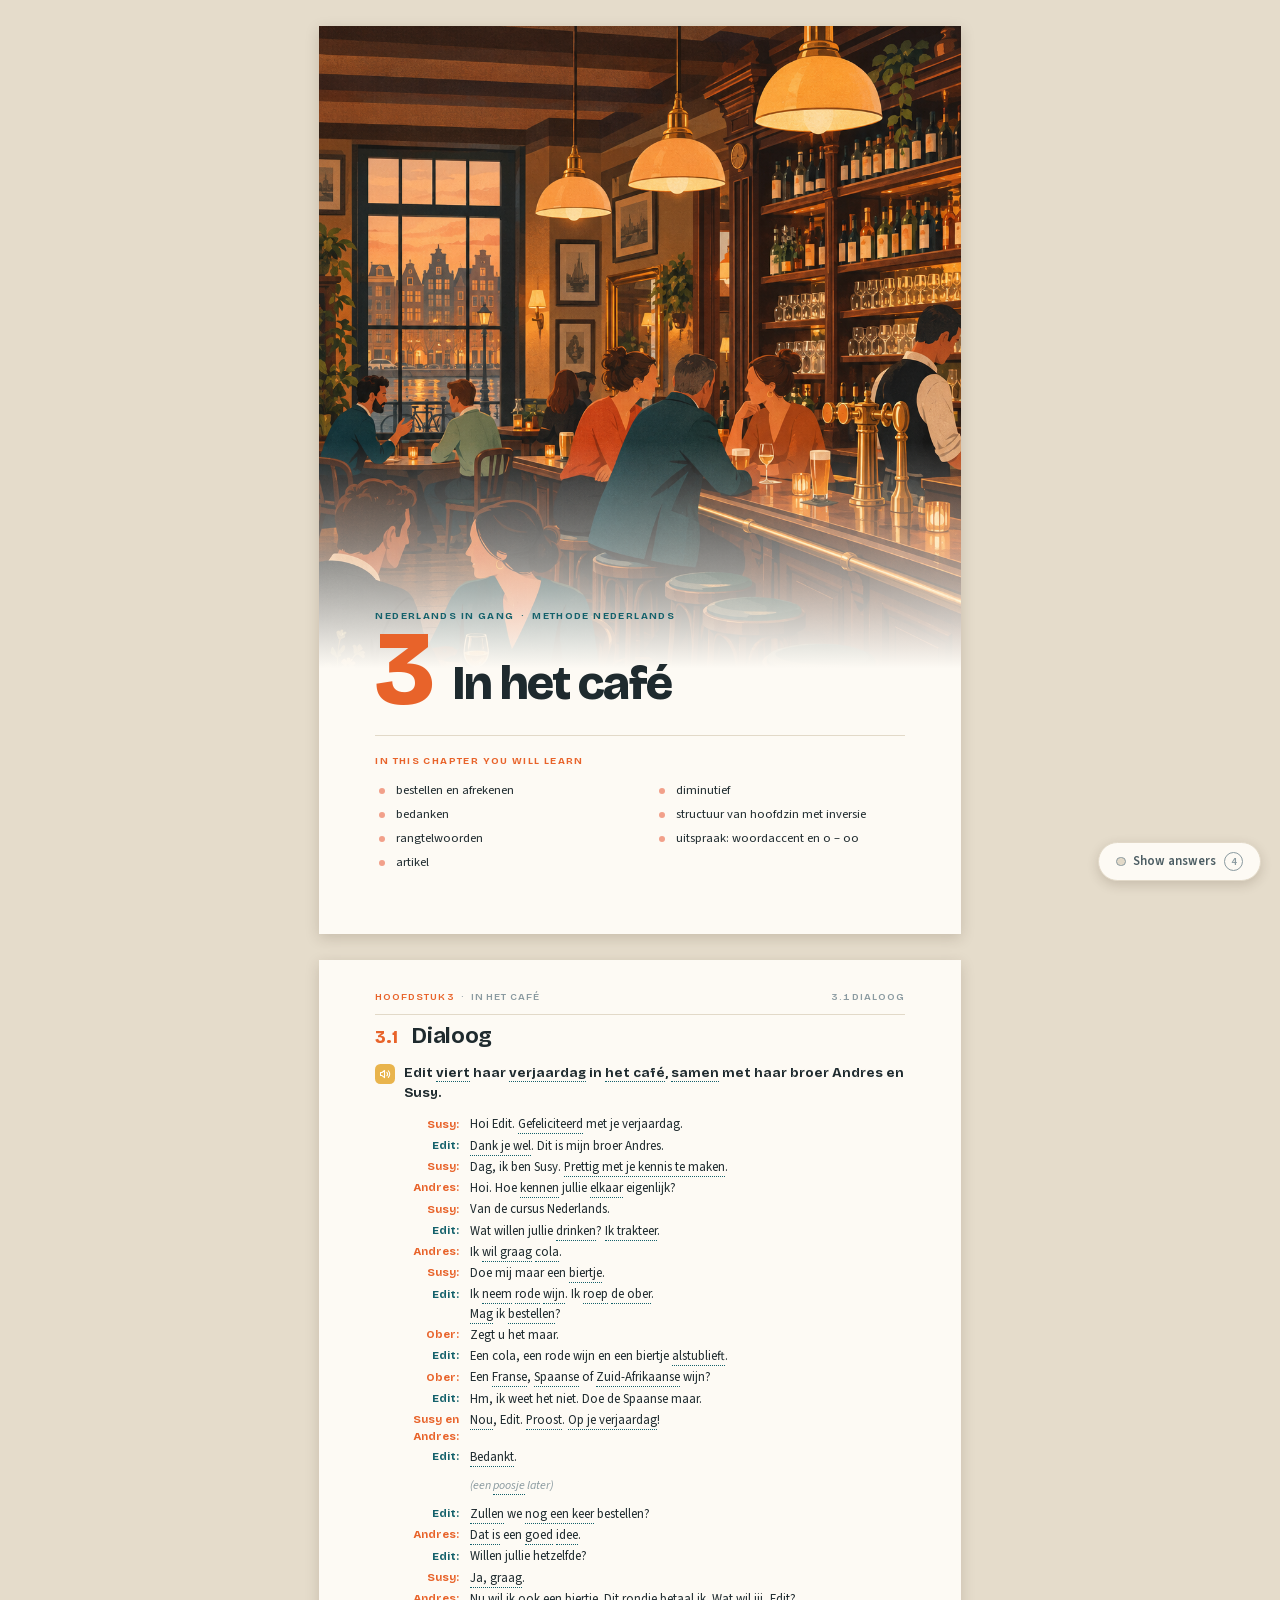
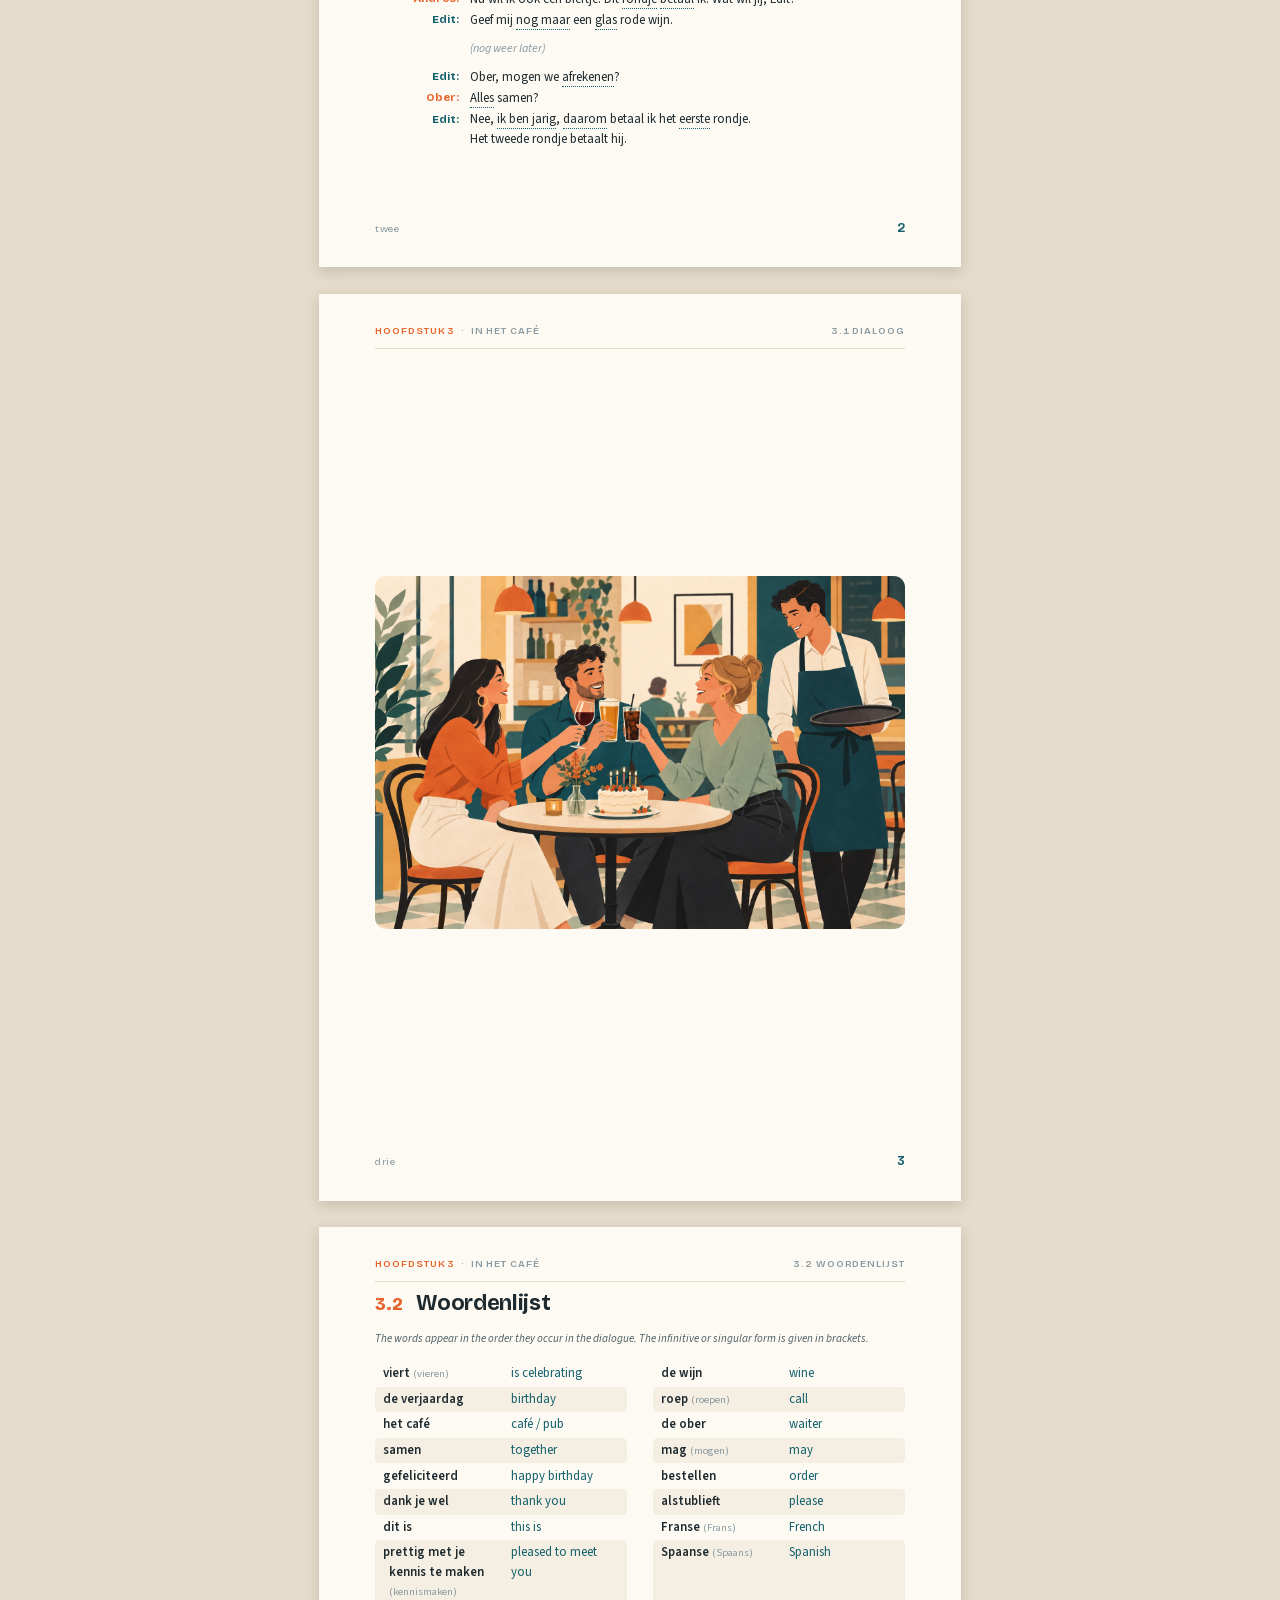
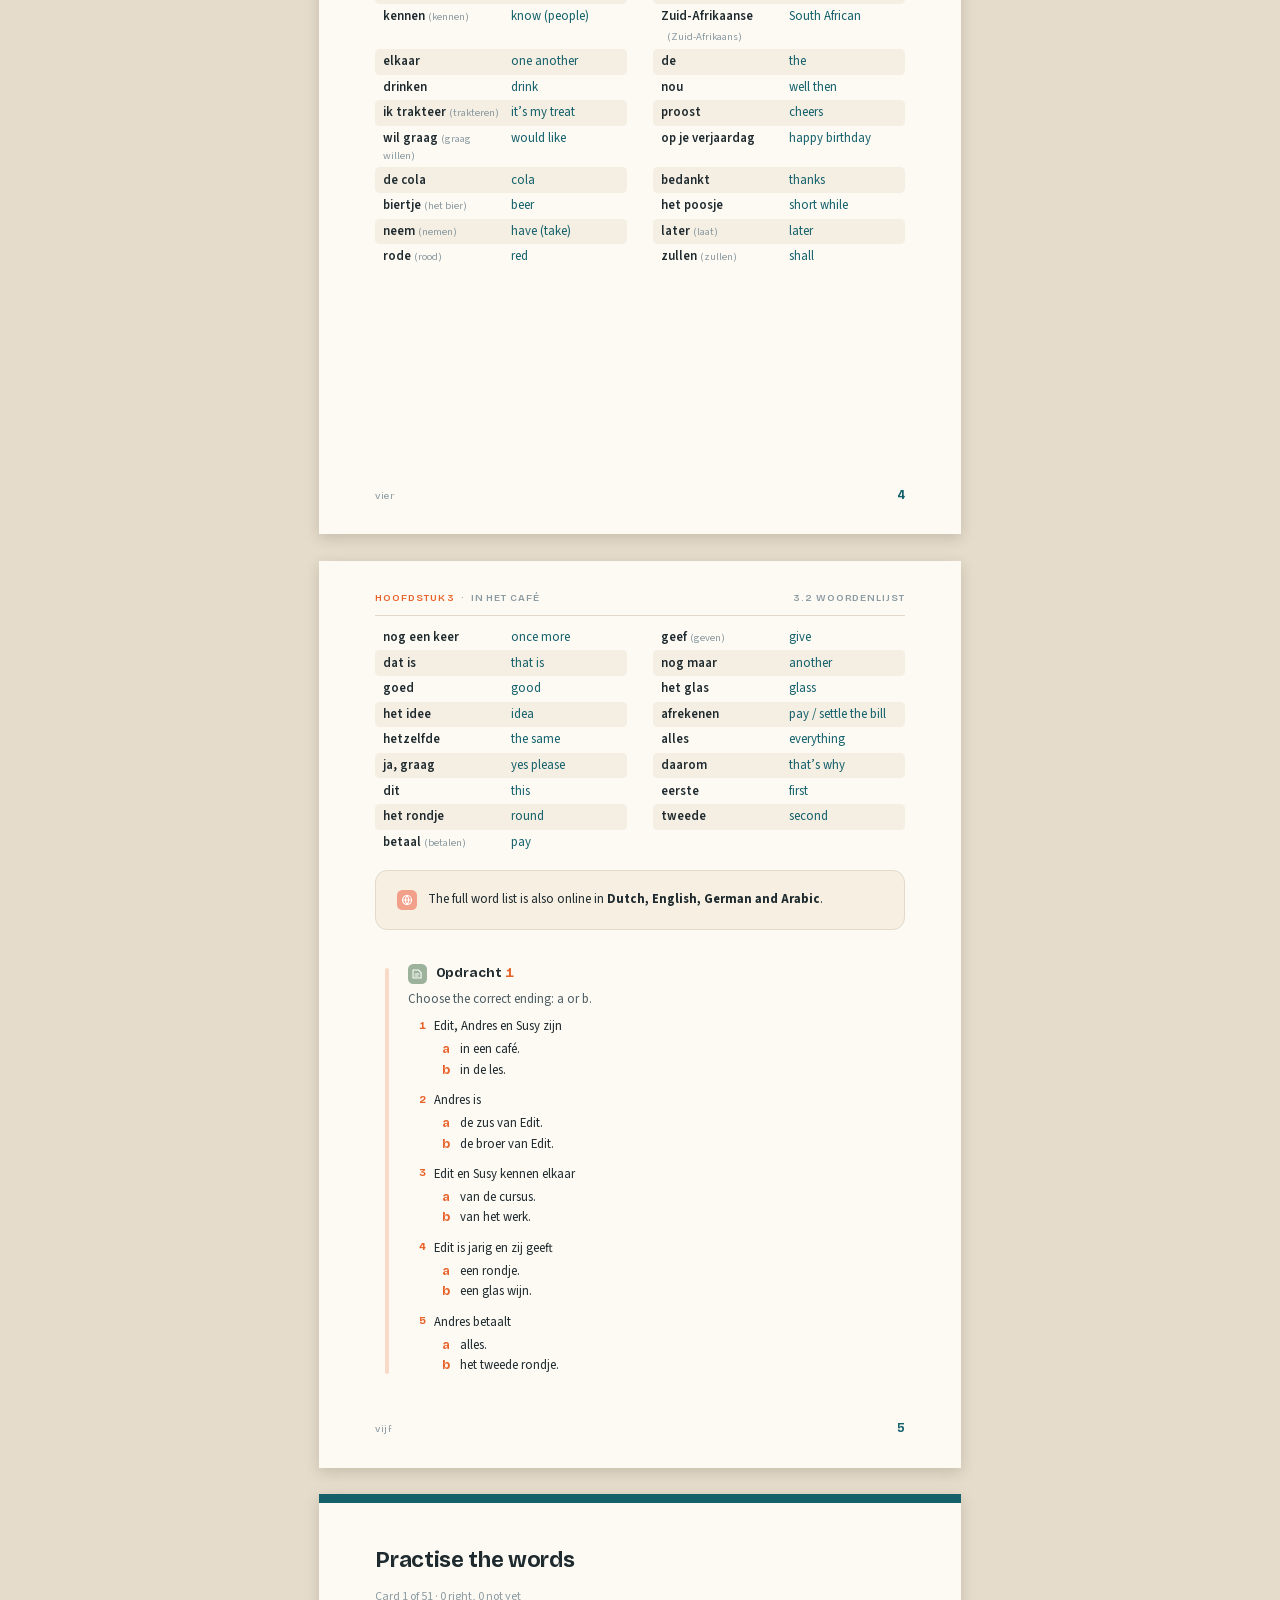
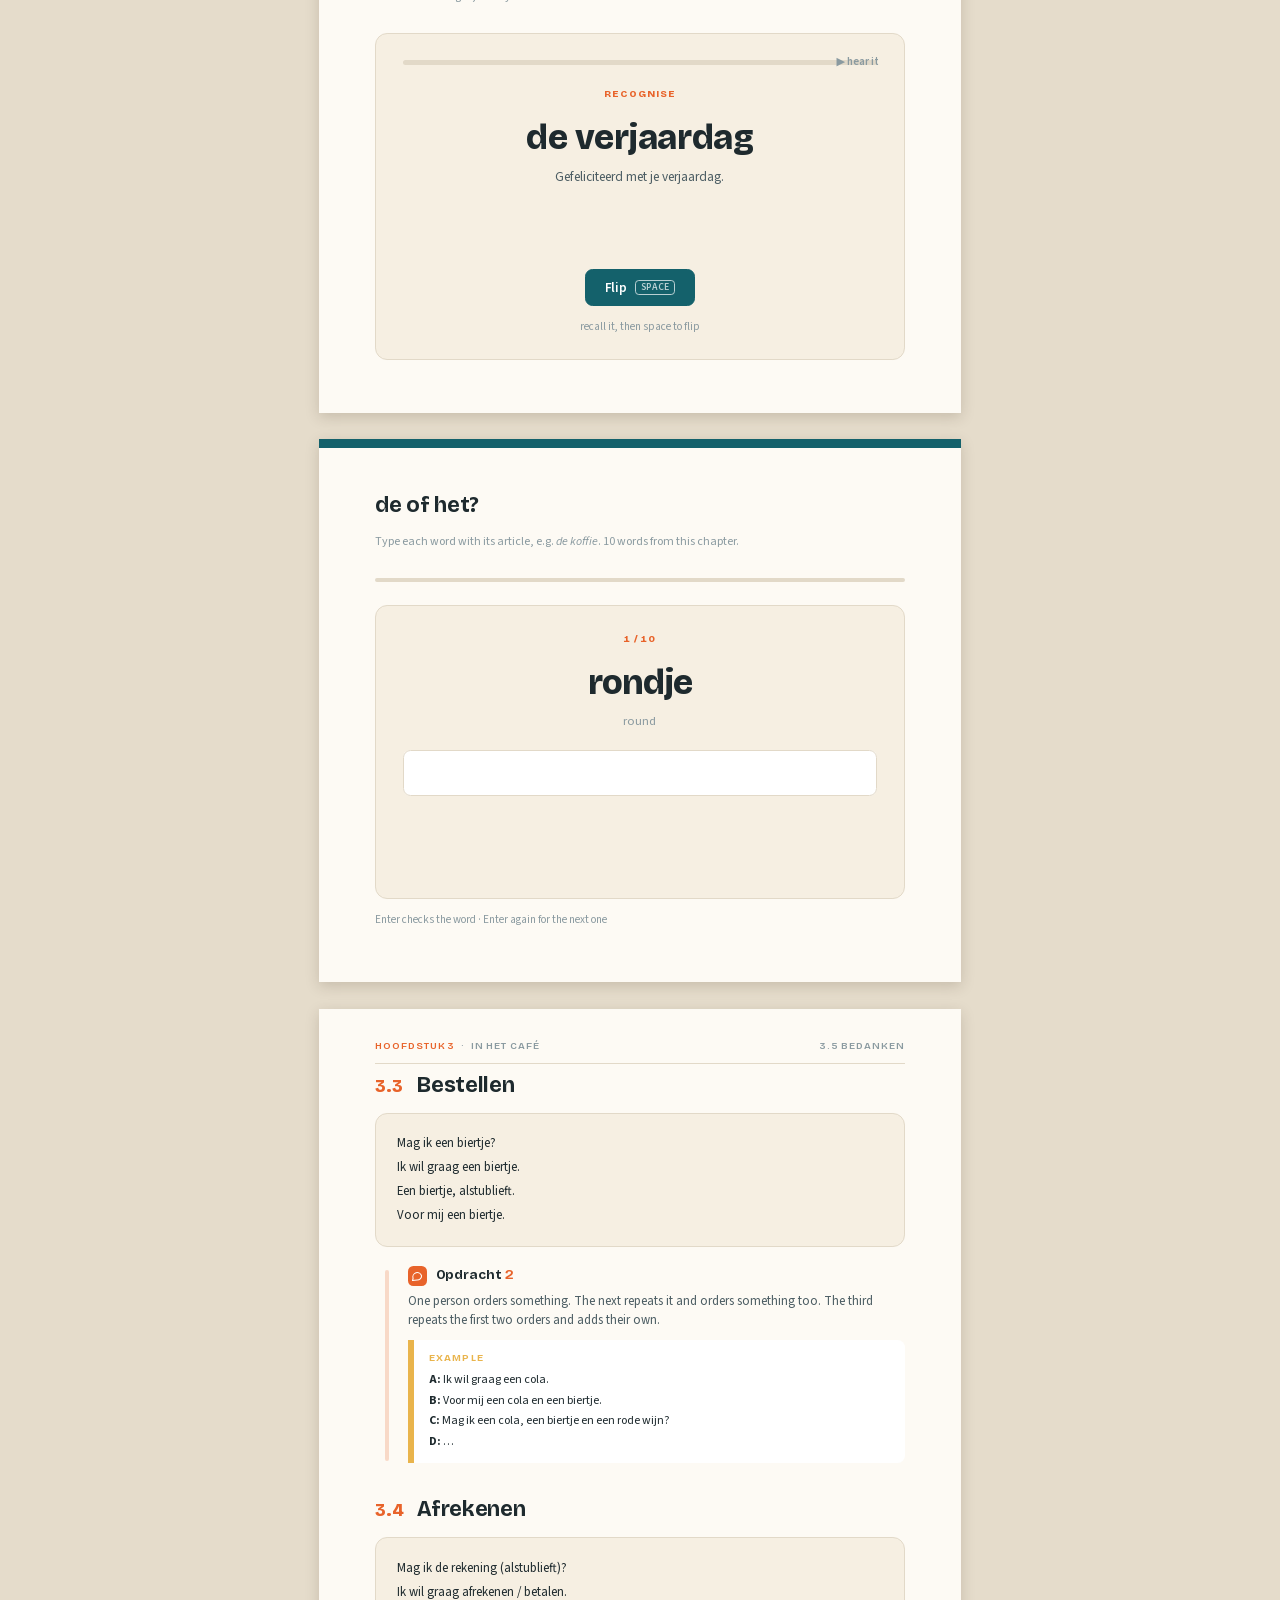
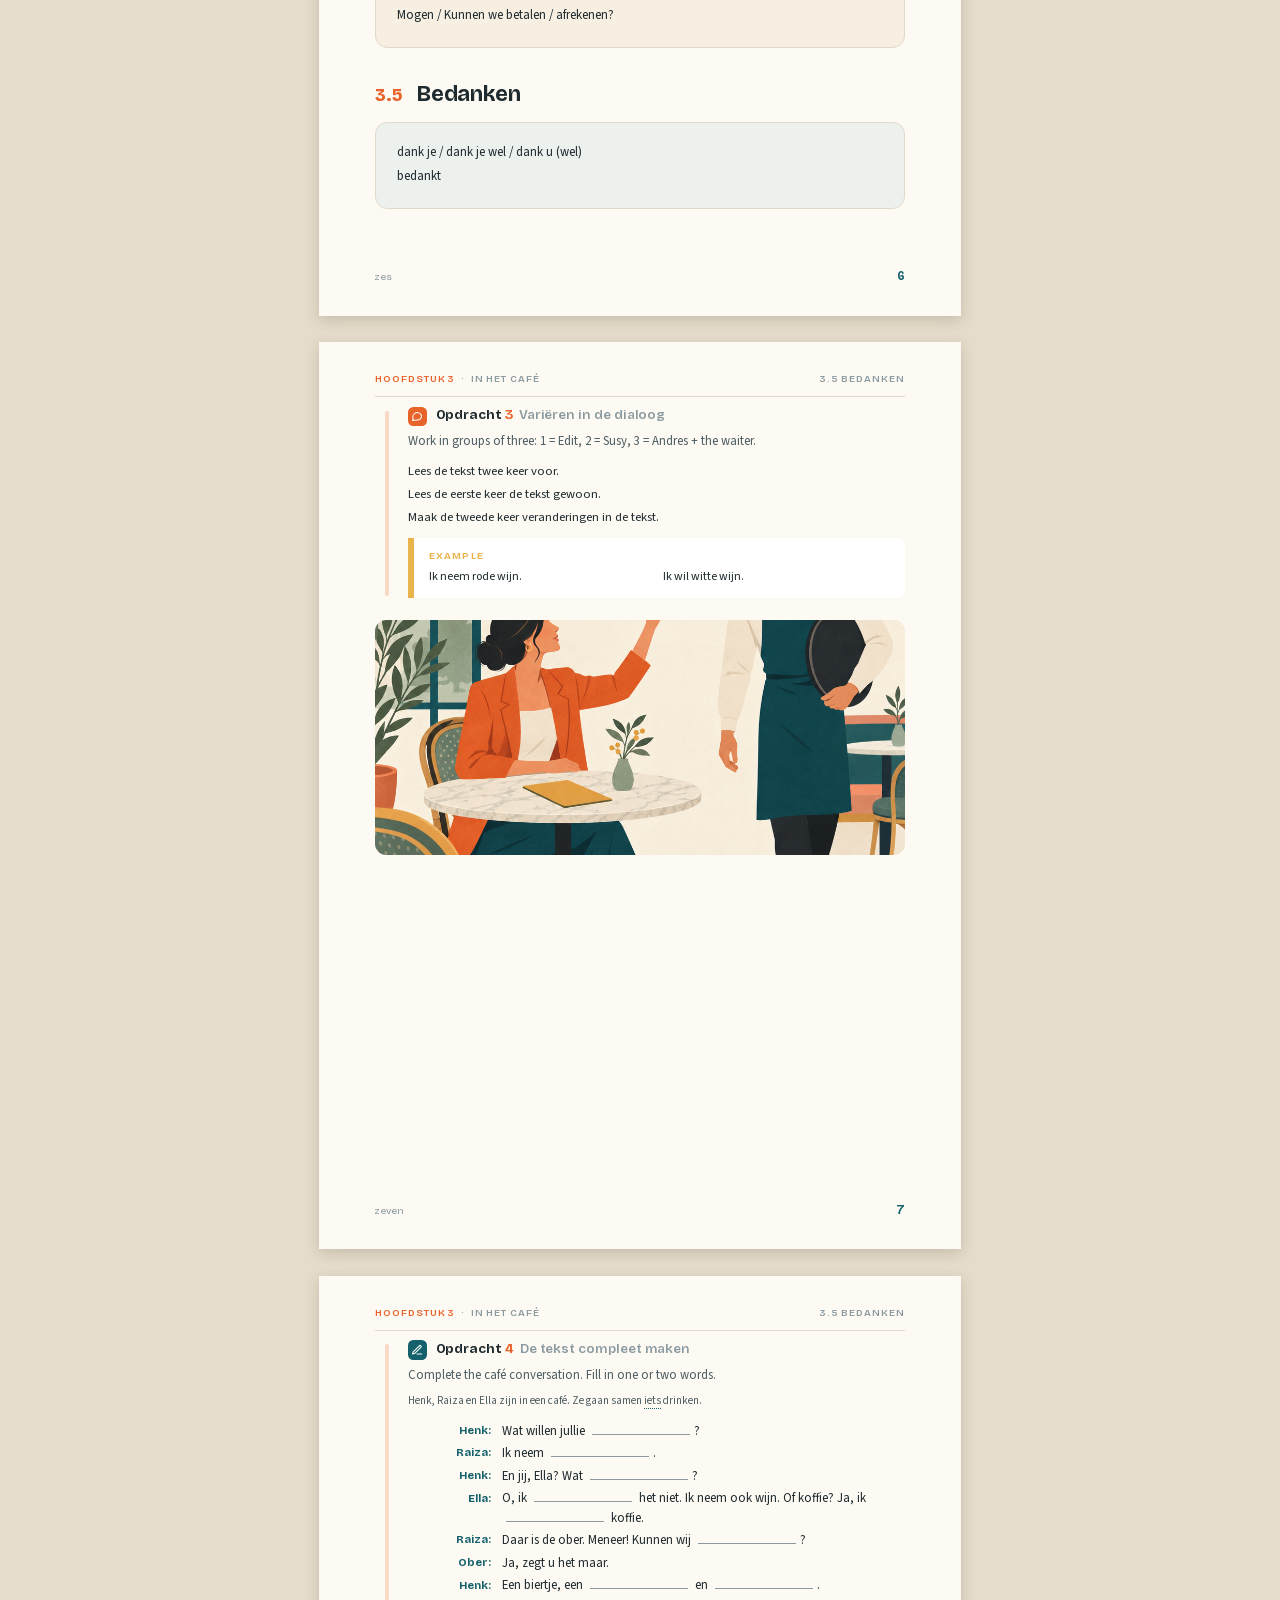
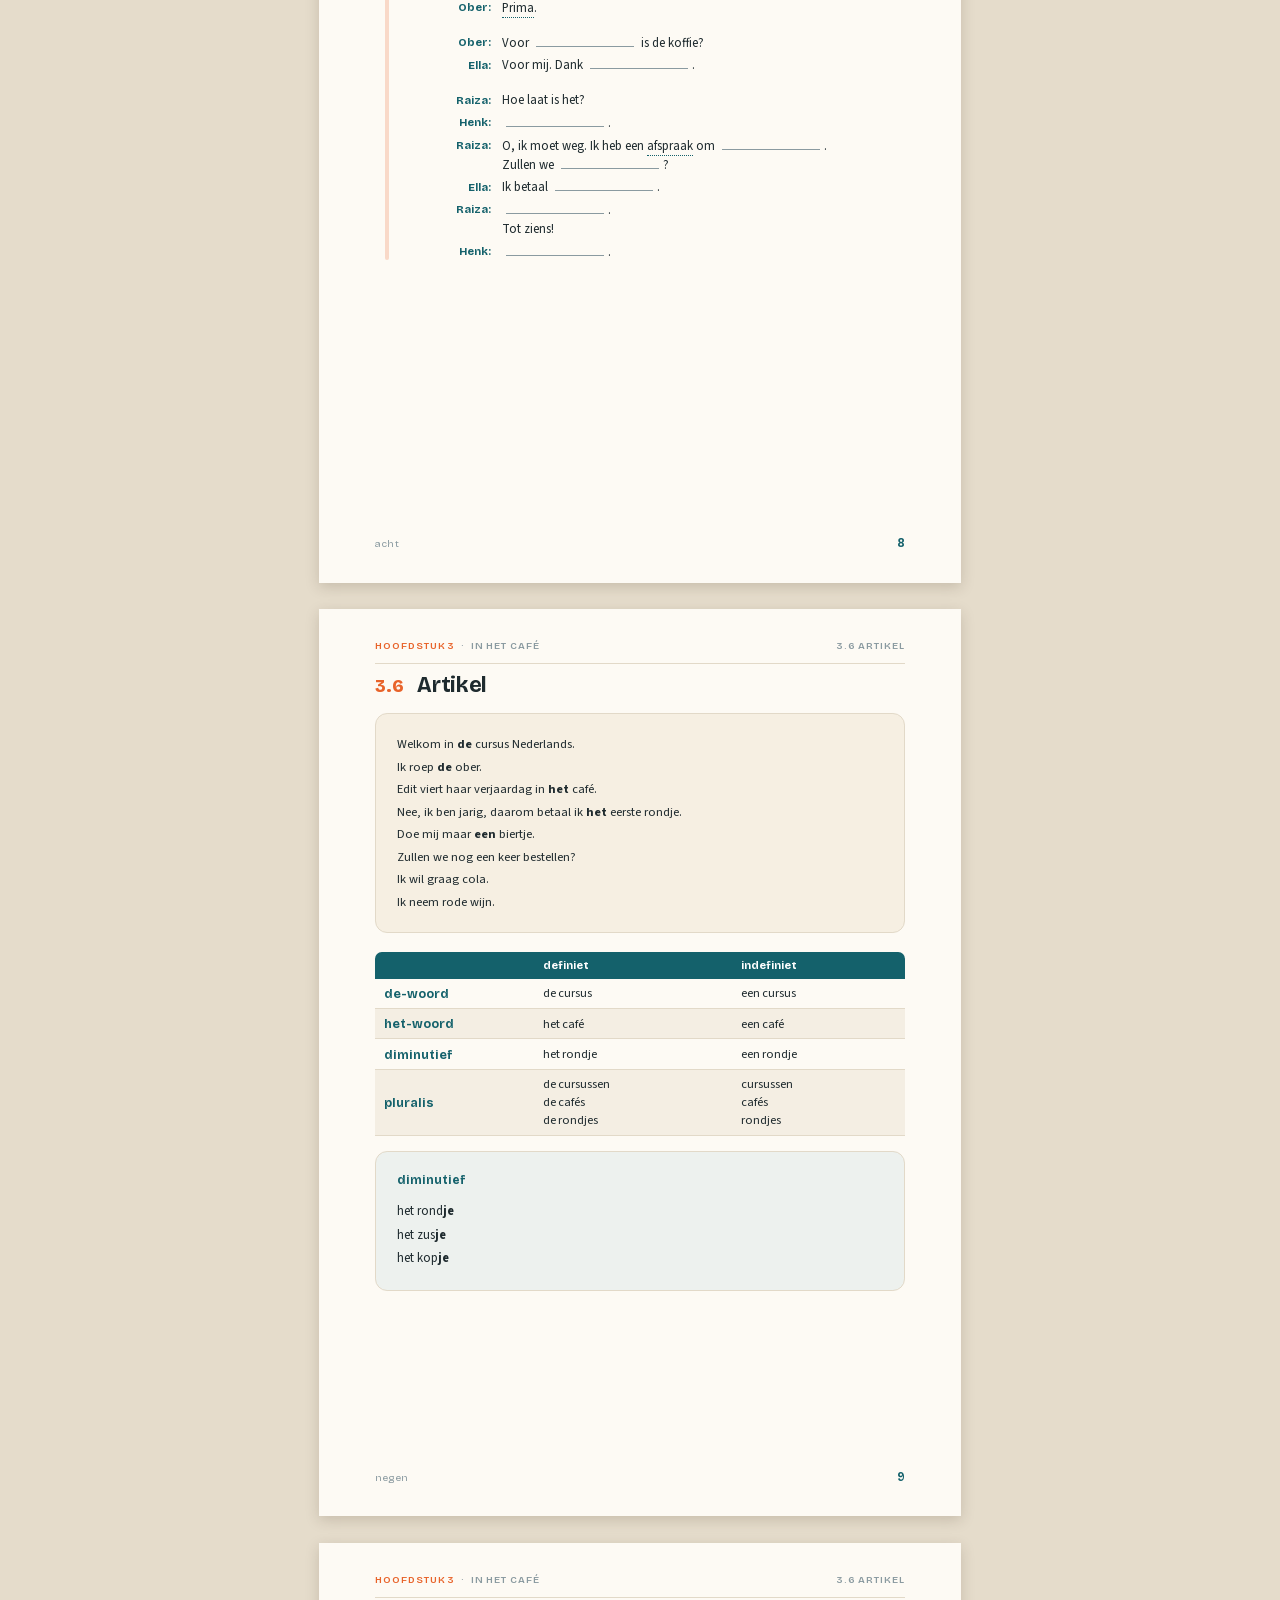
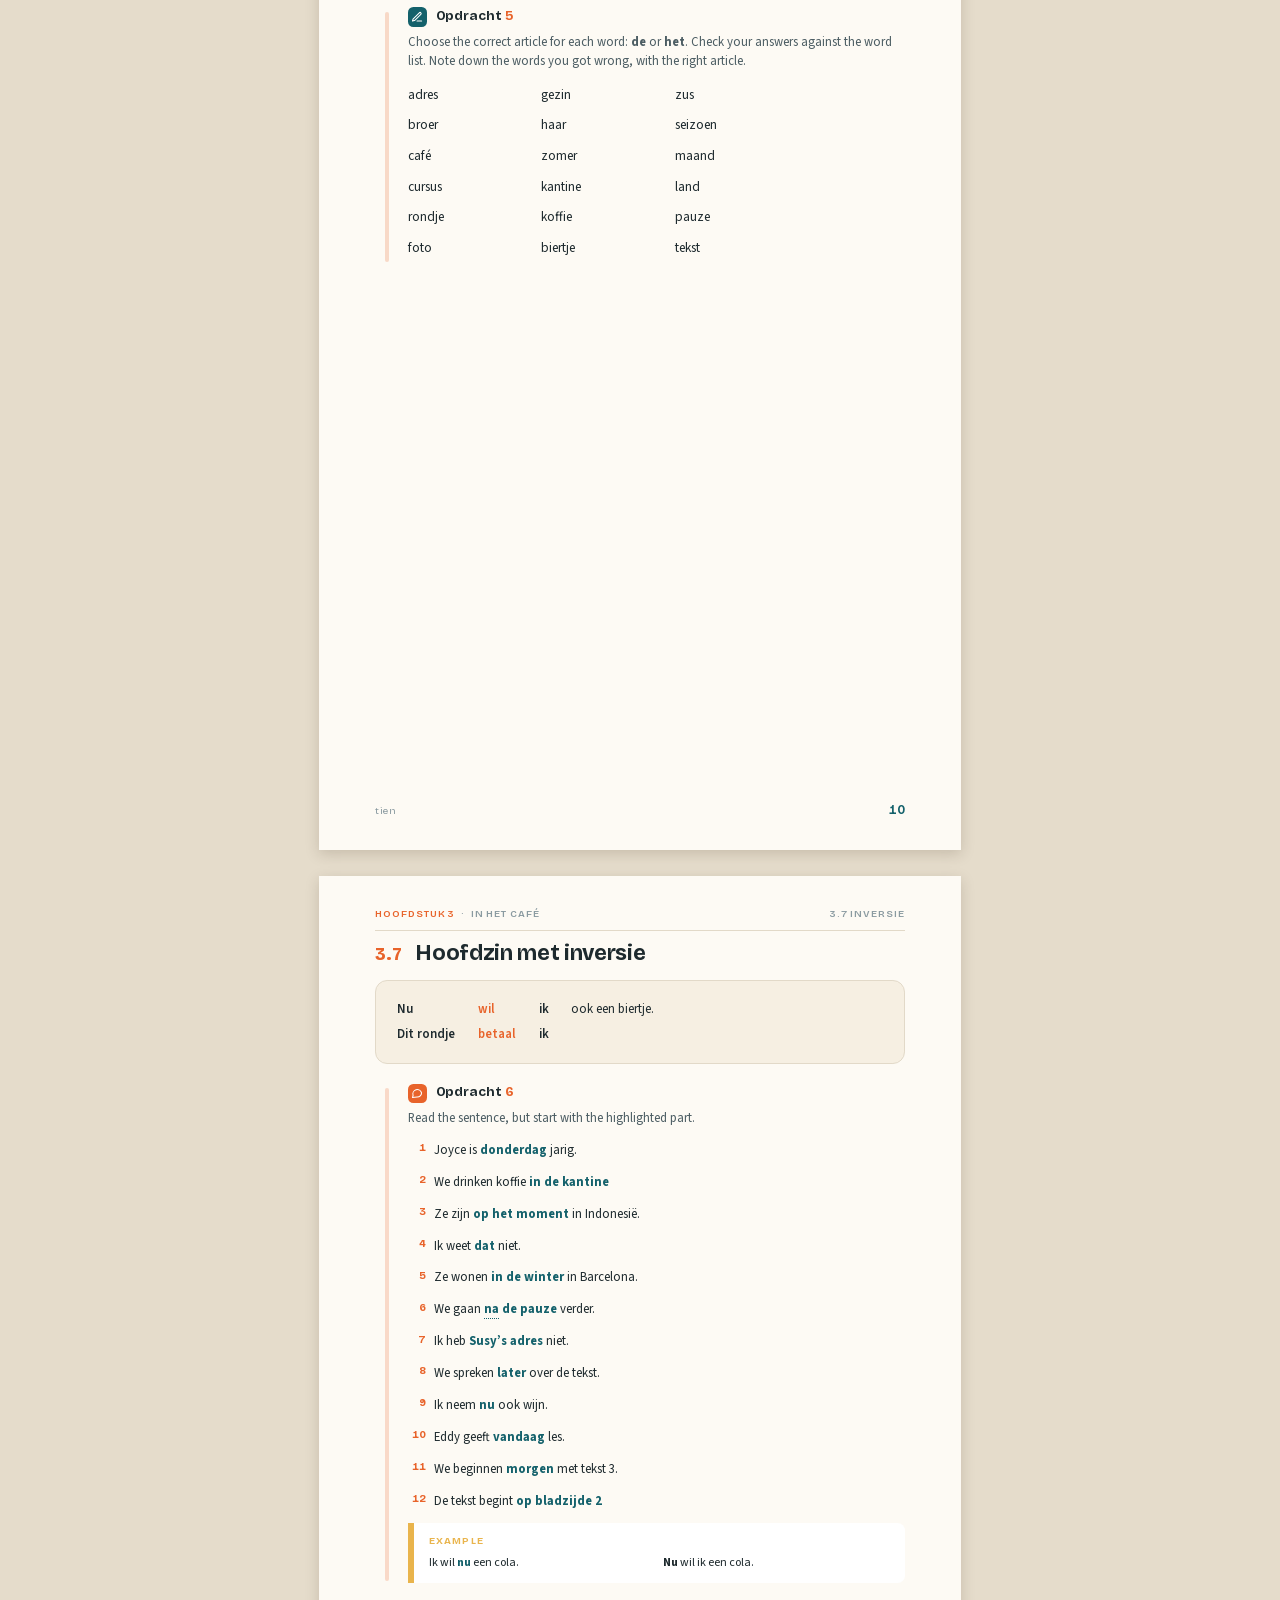
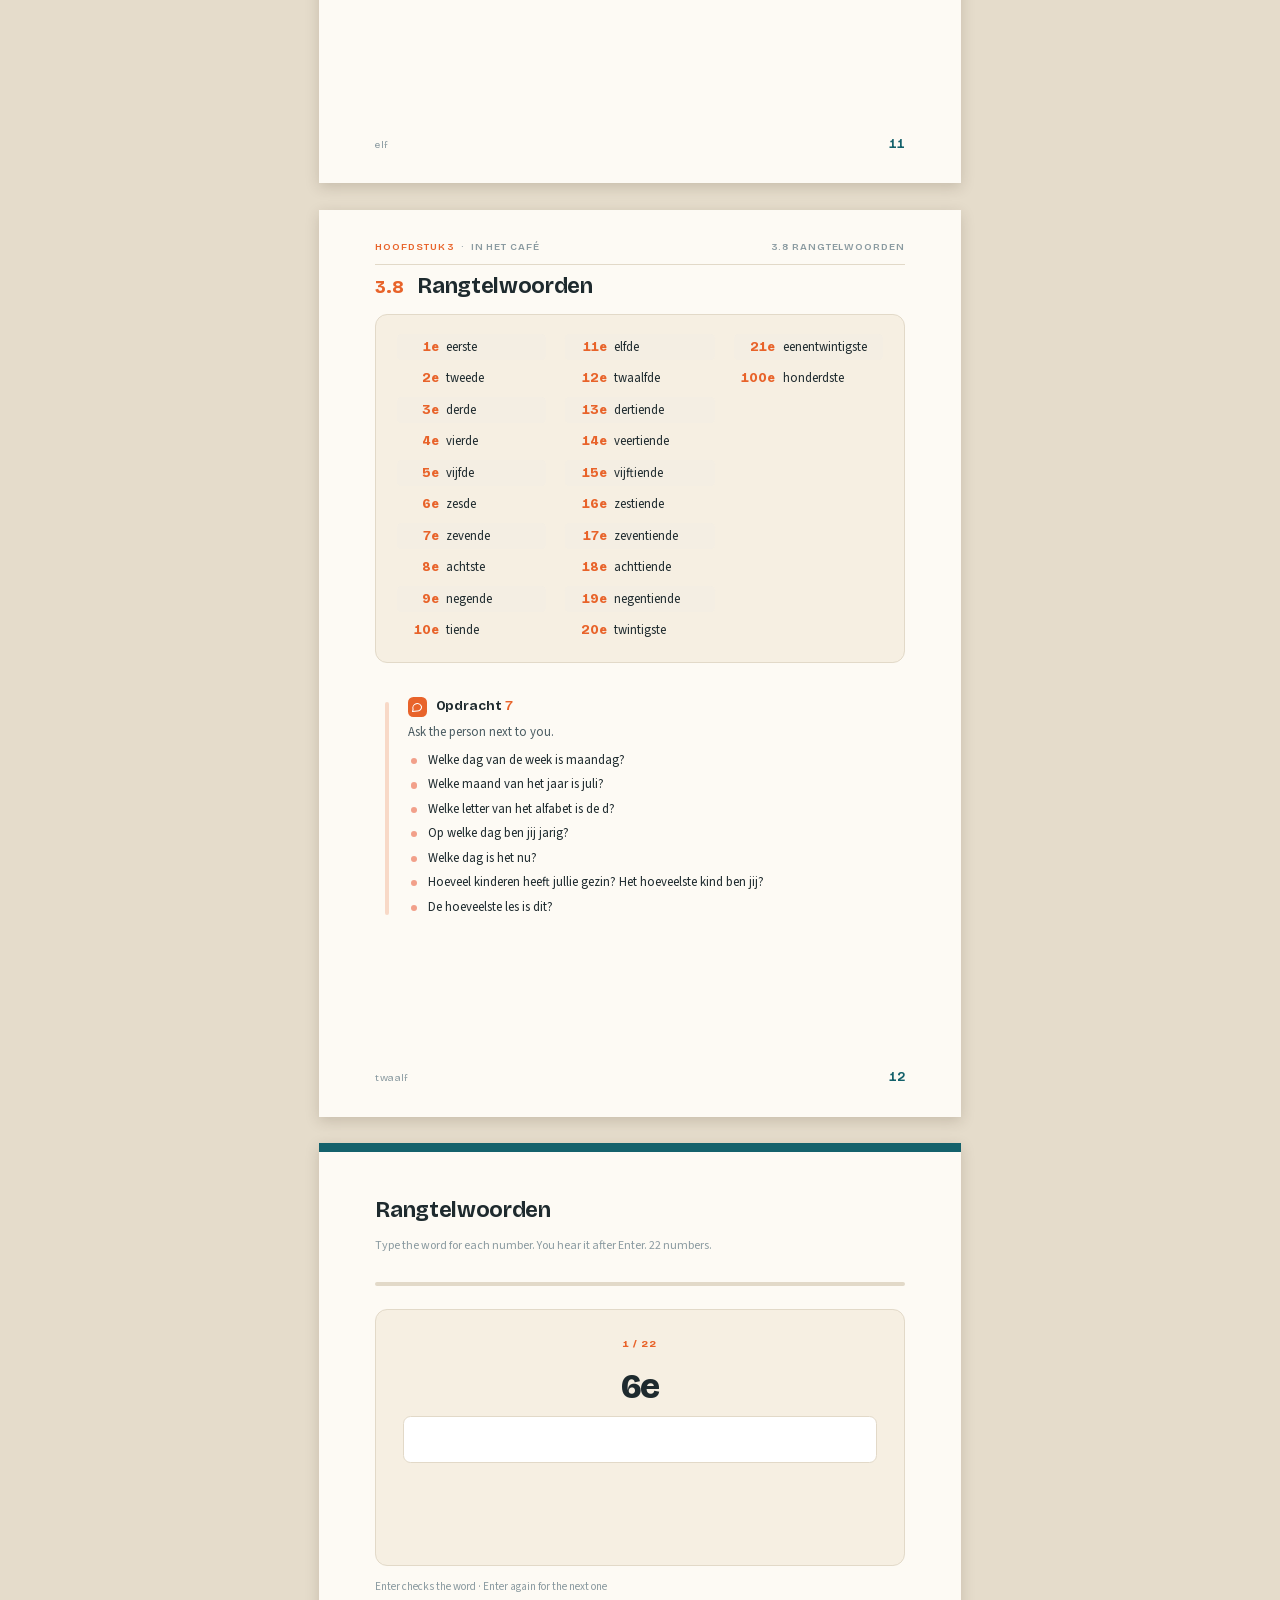
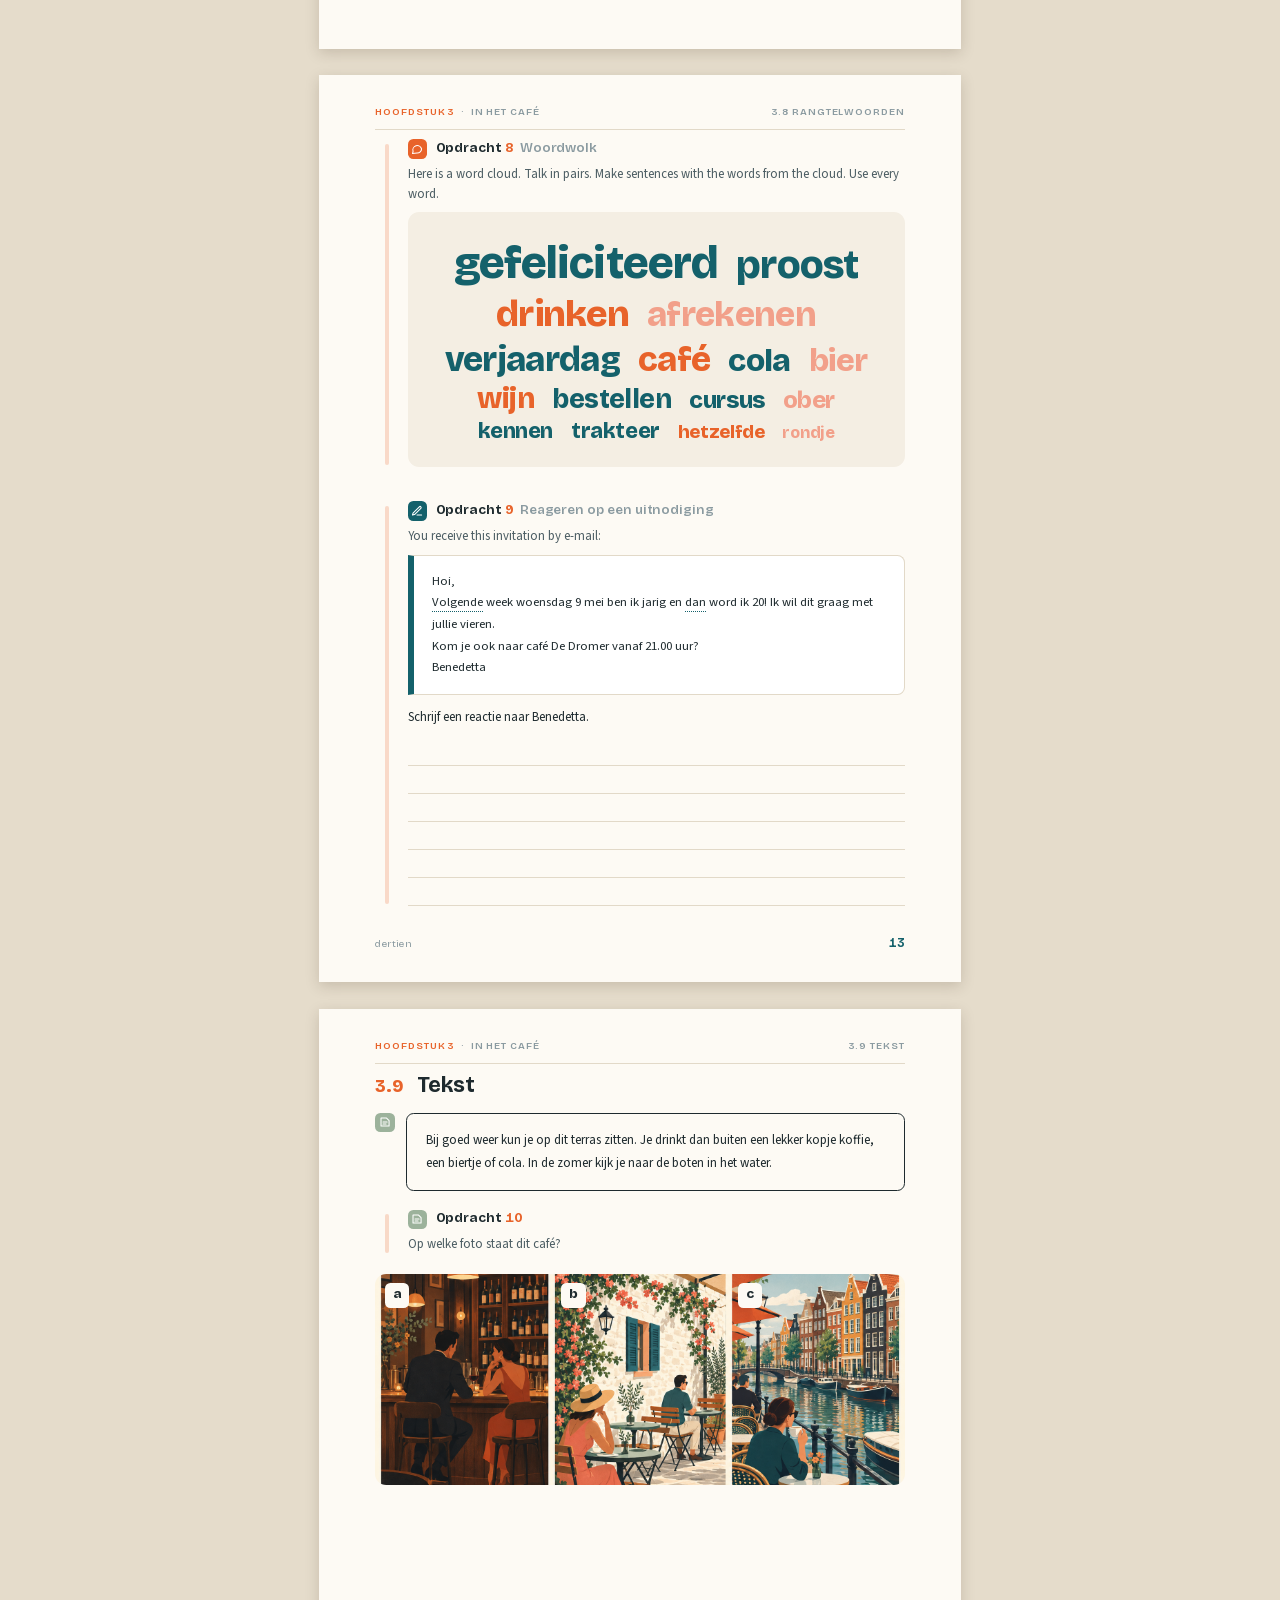
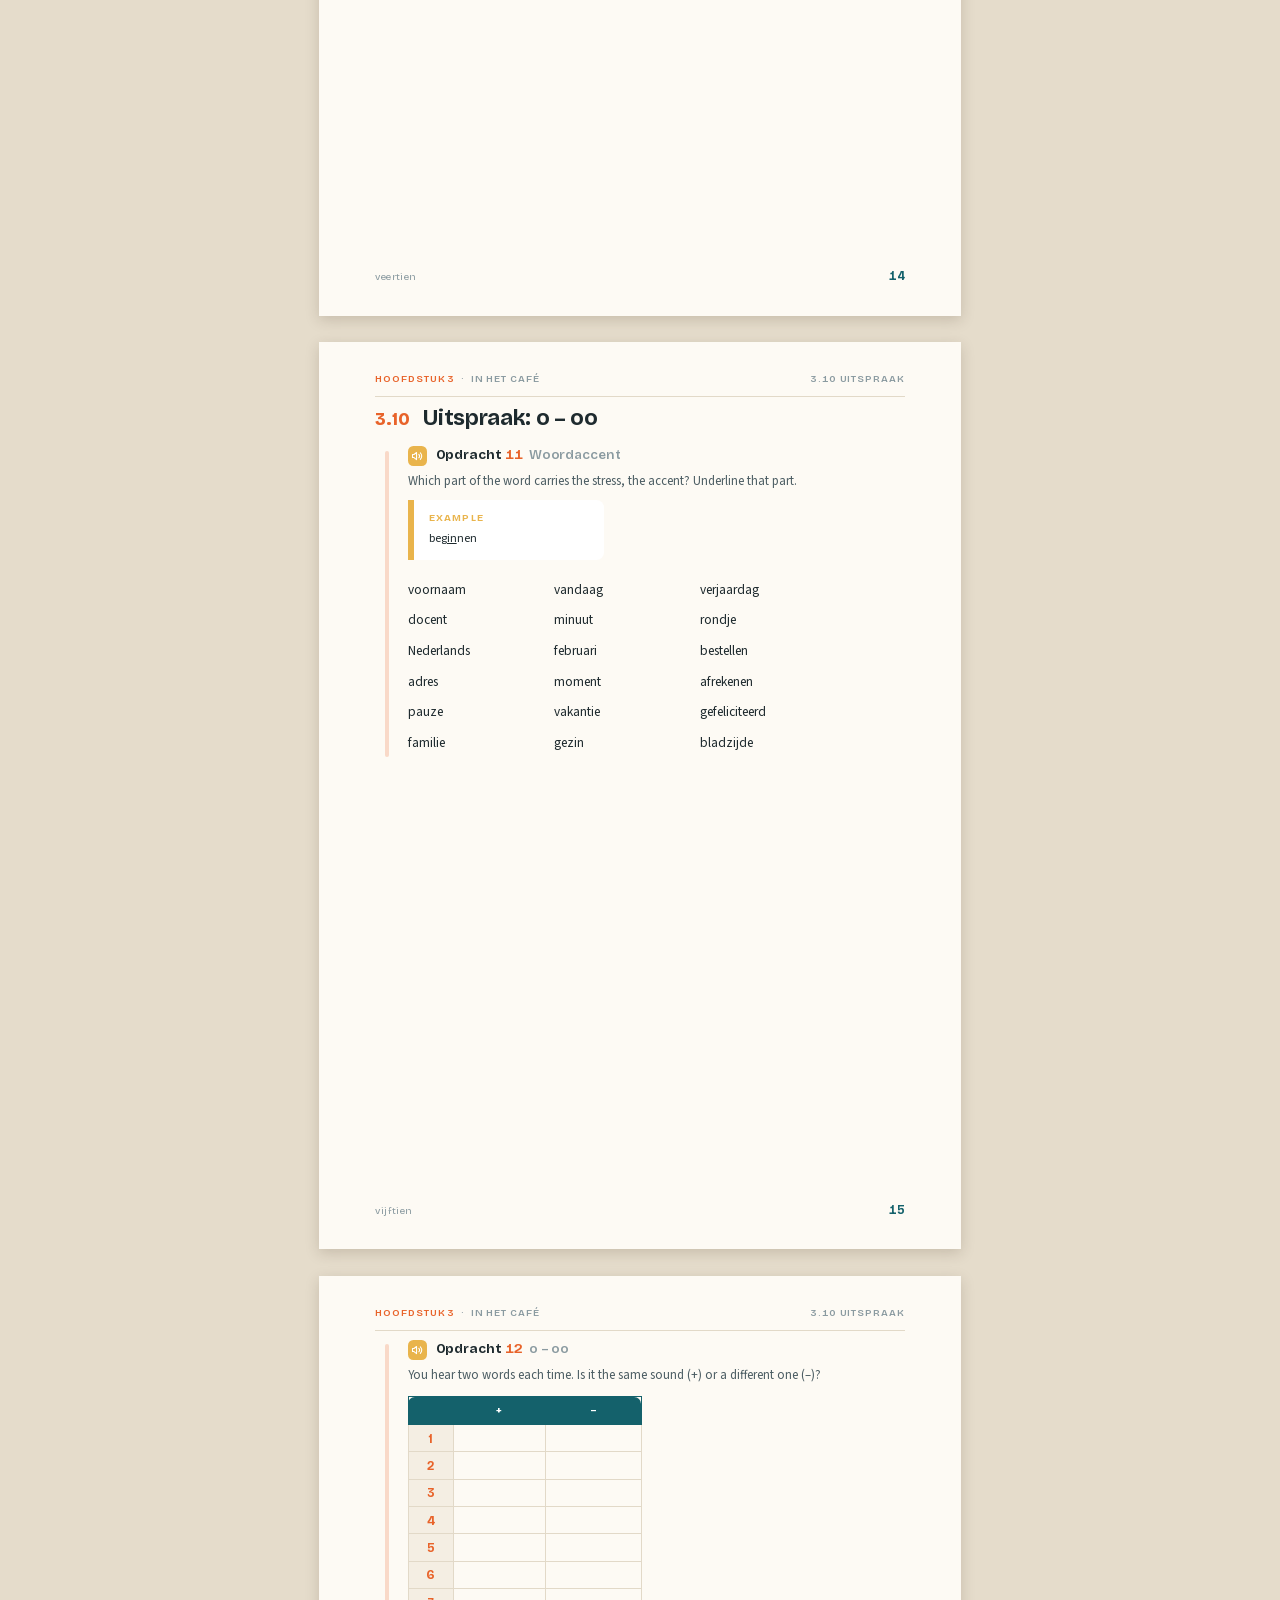
<file: book/ch03-in-the-cafe/index.html>
<meta charset="utf-8"><meta name="viewport" content="width=device-width, initial-scale=1"><title>Nederlands in gang — Hoofdstuk 3: In het café</title><link rel="stylesheet" href="../shared/style.css"><link rel="stylesheet" href="extra.css"><section class="page bleed" data-nogloss>
<img src="art/opener.png" style="position:absolute;inset:0;width:100%;height:100%;
     object-fit:cover;object-position:50% 40%">
<div style="position:absolute;left:0;right:0;bottom:0;height:130mm;
     background:linear-gradient(180deg,rgba(253,250,244,0) 0%,rgba(253,250,244,.55) 26%,rgba(253,250,244,1) 46%)"></div>
<div style="position:absolute;left:0;right:0;bottom:0;padding:0 15mm 15mm">
  <div class="kicker" style="color:var(--teal);margin-bottom:2.5mm">Nederlands in gang &nbsp;·&nbsp; Methode Nederlands</div>
  <div style="display:flex;align-items:flex-end;gap:6mm;margin-bottom:7mm">
    <div style="font-family:var(--disp);font-size:78pt;font-weight:800;color:var(--orange);
                line-height:.72;letter-spacing:-.06em">3</div>
    <div style="font-family:var(--disp);font-size:36pt;font-weight:800;letter-spacing:-.035em;
                line-height:.88;color:var(--ink);padding-bottom:1mm">In het café</div>
  </div>
  <div style="height:.7pt;background:var(--rule);margin-bottom:5mm"></div>
  <div class="kicker" style="margin-bottom:3mm">In this chapter you will learn</div>
  <div style="display:grid;grid-template-columns:1fr 1fr;gap:0 8mm">
    <ul class="bullet" style="font-size:9.4pt"><li>bestellen en afrekenen</li><li>bedanken</li><li>rangtelwoorden</li><li>artikel</li></ul>
    <ul class="bullet" style="font-size:9.4pt"><li>diminutief</li><li>structuur van hoofdzin met inversie</li><li>uitspraak: woordaccent en o – oo</li></ul>
  </div>
</div></section><section class="page "><div class="rh"><span><span class="chap">Hoofdstuk 3</span> &nbsp;·&nbsp; In het café</span><span>3.1 Dialoog</span></div><div class="keep" data-keep="dialoog-3.1">
<h2 class="sec"><span class="num">3.1</span> <span class="t">Dialoog</span></h2>
<div style="display:flex;align-items:flex-start;gap:2.4mm;margin-bottom:3mm">
  <a class="icon i-audio play" href="audio/dialoog.mp3" data-src="audio/dialoog.mp3" aria-label="Edit viert haar verjaardag"><svg viewBox="0 0 24 24" class="ic-play"><path d="M11 5 6 9H3v6h3l5 4Z"/><path d="M15.5 8.5a5 5 0 0 1 0 7M18.5 5.5a9 9 0 0 1 0 13"/></svg><svg viewBox="0 0 24 24" class="ic-stop"><rect x="6" y="6" width="12" height="12" rx="2"/></svg></a><div style="font-family:var(--disp);font-weight:700;font-size:10pt">Edit <span class="gloss" data-en="is celebrating">viert</span> haar <span class="gloss" data-en="de verjaardag · birthday">verjaardag</span> in <span class="gloss" data-en="café / pub">het café</span>, <span class="gloss" data-en="together">samen</span> met haar broer Andres en Susy.</div>
</div>
<dl class="dialogue tight" data-audio="audio/dialoog.mp3"><dt class=you>Susy:</dt><dd><span class="say" data-t="0.0,1.19">Hoi Edit.</span> <span class="say" data-t="1.19,3.89"><span class="gloss" data-en="happy birthday">Gefeliciteerd</span> met je verjaardag.</span></dd><dt>Edit:</dt><dd><span class="say" data-t="3.89,5.4"><span class="gloss" data-en="thank you">Dank je wel</span>.</span> <span class="say" data-t="5.4,7.35">Dit is mijn broer Andres.</span></dd><dt class=you>Susy:</dt><dd><span class="say" data-t="7.35,9.29">Dag, ik ben Susy.</span> <span class="say" data-t="9.29,11.26"><span class="gloss" data-en="pleased to meet you">Prettig met je kennis te maken</span>.</span></dd><dt class=you>Andres:</dt><dd><span class="say" data-t="11.26,12.37">Hoi.</span> <span class="say" data-t="12.37,14.53">Hoe <span class="gloss" data-en="know (people)">kennen</span> jullie <span class="gloss" data-en="one another">elkaar</span> eigenlijk?</span></dd><dt class=you>Susy:</dt><dd><span class="say" data-t="14.53,16.43">Van de cursus Nederlands.</span></dd><dt>Edit:</dt><dd><span class="say" data-t="16.43,18.05">Wat willen jullie <span class="gloss" data-en="drink">drinken</span>?</span> <span class="say" data-t="18.05,19.34"><span class="gloss" data-en="it’s my treat">Ik trakteer</span>.</span></dd><dt class=you>Andres:</dt><dd><span class="say" data-t="19.34,21.18">Ik <span class="gloss" data-en="would like">wil graag</span> <span class="gloss" data-en="de cola · cola">cola</span>.</span></dd><dt class=you>Susy:</dt><dd><span class="say" data-t="21.18,22.82">Doe mij maar een <span class="gloss" data-en="beer">biertje</span>.</span></dd><dt>Edit:</dt><dd><span class="say" data-t="22.82,24.36">Ik <span class="gloss" data-en="have (take)">neem</span> <span class="gloss" data-en="red">rode</span> <span class="gloss" data-en="de wijn · wine">wijn</span>.</span> <span class="say" data-t="24.36,25.86">Ik <span class="gloss" data-en="call">roep</span> <span class="gloss" data-en="waiter">de ober</span>.</span><br><span class="say" data-t="25.86,27.36"><span class="gloss" data-en="may">Mag</span> ik <span class="gloss" data-en="order">bestellen</span>?</span></dd><dt class=you>Ober:</dt><dd><span class="say" data-t="27.36,28.74">Zegt u het maar.</span></dd><dt>Edit:</dt><dd><span class="say" data-t="28.74,32.63">Een cola, een rode wijn en een biertje <span class="gloss" data-en="please">alstublieft</span>.</span></dd><dt class=you>Ober:</dt><dd><span class="say" data-t="32.63,36.43">Een <span class="gloss" data-en="French">Franse</span>, <span class="gloss" data-en="Spanish">Spaanse</span> of <span class="gloss" data-en="South African">Zuid-Afrikaanse</span> wijn?</span></dd><dt>Edit:</dt><dd><span class="say" data-t="36.43,38.84">Hm, ik weet het niet.</span> <span class="say" data-t="38.84,40.5">Doe de Spaanse maar.</span></dd><dt class=you>Susy en Andres:</dt><dd><span class="say" data-t="40.5,42.03"><span class="gloss" data-en="well then">Nou</span>, Edit.</span> <span class="say" data-t="42.03,43.28"><span class="gloss" data-en="cheers">Proost</span>.</span> <span class="say" data-t="43.28,44.9"><span class="gloss" data-en="happy birthday">Op je verjaardag</span>!</span></dd><dt>Edit:</dt><dd><span class="say" data-t="44.9,46.33"><span class="gloss" data-en="thanks">Bedankt</span>.</span></dd></dl>
<div style="color:var(--ink-faint);font-style:italic;font-size:9pt;margin:2.6mm 0 2.6mm 25mm">(een <span class="gloss" data-en="het poosje · short while">poosje</span> later)</div>
<dl class="dialogue tight" data-audio="audio/dialoog.mp3"><dt>Edit:</dt><dd><span class="say" data-t="46.33,48.29"><span class="gloss" data-en="shall">Zullen</span> we <span class="gloss" data-en="once more">nog een keer</span> bestellen?</span></dd><dt class=you>Andres:</dt><dd><span class="say" data-t="48.29,50.17"><span class="gloss" data-en="that is">Dat is</span> een <span class="gloss" data-en="good">goed</span> <span class="gloss" data-en="het idee · idea">idee</span>.</span></dd><dt>Edit:</dt><dd><span class="say" data-t="50.17,51.77">Willen jullie hetzelfde?</span></dd><dt class=you>Susy:</dt><dd><span class="say" data-t="51.77,53.11"><span class="gloss" data-en="yes please">Ja, graag</span>.</span></dd><dt class=you>Andres:</dt><dd><span class="say" data-t="53.11,54.76">Nu wil ik ook een biertje.</span> <span class="say" data-t="54.76,56.68">Dit <span class="gloss" data-en="het rondje · round">rondje</span> <span class="gloss" data-en="pay">betaal</span> ik.</span> <span class="say" data-t="56.68,58.22">Wat wil jij, Edit?</span></dd><dt>Edit:</dt><dd><span class="say" data-t="58.22,60.42">Geef mij <span class="gloss" data-en="another">nog maar</span> een <span class="gloss" data-en="het glas · glass">glas</span> rode wijn.</span></dd></dl>
<div style="color:var(--ink-faint);font-style:italic;font-size:9pt;margin:2.6mm 0 2.6mm 25mm">(nog weer later)</div>
<dl class="dialogue tight" data-audio="audio/dialoog.mp3"><dt>Edit:</dt><dd><span class="say" data-t="60.42,62.67">Ober, mogen we <span class="gloss" data-en="pay / settle the bill">afrekenen</span>?</span></dd><dt class=you>Ober:</dt><dd><span class="say" data-t="62.67,63.78"><span class="gloss" data-en="everything">Alles</span> samen?</span></dd><dt>Edit:</dt><dd><span class="say" data-t="63.78,67.17">Nee, <span class="gloss" data-en="it’s my birthday">ik ben jarig</span>, <span class="gloss" data-en="that’s why">daarom</span> betaal ik het <span class="gloss" data-en="first">eerste</span> rondje.</span><br><span class="say" data-t="67.17,69.21">Het tweede rondje betaalt hij.</span></dd></dl></div><div class="pf"><span class="w">twee</span><span class="n">2</span></div></section><section class="page plate"><div class="rh"><span><span class="chap">Hoofdstuk 3</span> &nbsp;·&nbsp; In het café</span><span>3.1 Dialoog</span></div><img src="art/dialoog.png" class="img"><div class="pf"><span class="w">drie</span><span class="n">3</span></div></section><section class="page "><div class="rh"><span><span class="chap">Hoofdstuk 3</span> &nbsp;·&nbsp; In het café</span><span>3.2 Woordenlijst</span></div><div class="keep" data-keep="woordenlijst-a">
<h2 class="sec"><span class="num">3.2</span> <span class="t">Woordenlijst</span></h2>
<div class="note" style="margin-bottom:3.5mm">The words appear in the order they occur in the dialogue.
The infinitive or singular form is given in brackets.</div>
<div class="vocab" style="grid-template-rows:repeat(17,auto)"><div class="row"><div class="d">viert <small>(vieren)</small></div><div class="e">is celebrating</div></div><div class="row alt"><div class="d">de verjaardag</div><div class="e">birthday</div></div><div class="row"><div class="d">het café</div><div class="e">café / pub</div></div><div class="row alt"><div class="d">samen</div><div class="e">together</div></div><div class="row"><div class="d">gefeliciteerd</div><div class="e">happy birthday</div></div><div class="row alt"><div class="d">dank je wel</div><div class="e">thank you</div></div><div class="row"><div class="d">dit is</div><div class="e">this is</div></div><div class="row alt"><div class="d">prettig met je<br>&nbsp;&nbsp;kennis te maken<br>&nbsp;&nbsp;<small>(kennismaken)</small></div><div class="e">pleased to meet you</div></div><div class="row"><div class="d">kennen <small>(kennen)</small></div><div class="e">know (people)</div></div><div class="row alt"><div class="d">elkaar</div><div class="e">one another</div></div><div class="row"><div class="d">drinken</div><div class="e">drink</div></div><div class="row alt"><div class="d">ik trakteer <small>(trakteren)</small></div><div class="e">it’s my treat</div></div><div class="row"><div class="d">wil graag <small>(graag willen)</small></div><div class="e">would like</div></div><div class="row alt"><div class="d">de cola</div><div class="e">cola</div></div><div class="row"><div class="d">biertje <small>(het bier)</small></div><div class="e">beer</div></div><div class="row alt"><div class="d">neem <small>(nemen)</small></div><div class="e">have (take)</div></div><div class="row"><div class="d">rode <small>(rood)</small></div><div class="e">red</div></div><div class="row"><div class="d">de wijn</div><div class="e">wine</div></div><div class="row alt"><div class="d">roep <small>(roepen)</small></div><div class="e">call</div></div><div class="row"><div class="d">de ober</div><div class="e">waiter</div></div><div class="row alt"><div class="d">mag <small>(mogen)</small></div><div class="e">may</div></div><div class="row"><div class="d">bestellen</div><div class="e">order</div></div><div class="row alt"><div class="d">alstublieft</div><div class="e">please</div></div><div class="row"><div class="d">Franse <small>(Frans)</small></div><div class="e">French</div></div><div class="row alt"><div class="d">Spaanse <small>(Spaans)</small></div><div class="e">Spanish</div></div><div class="row"><div class="d">Zuid-Afrikaanse<br>&nbsp;&nbsp;<small>(Zuid-Afrikaans)</small></div><div class="e">South African</div></div><div class="row alt"><div class="d">de</div><div class="e">the</div></div><div class="row"><div class="d">nou</div><div class="e">well then</div></div><div class="row alt"><div class="d">proost</div><div class="e">cheers</div></div><div class="row"><div class="d">op je verjaardag</div><div class="e">happy birthday</div></div><div class="row alt"><div class="d">bedankt</div><div class="e">thanks</div></div><div class="row"><div class="d">het poosje</div><div class="e">short while</div></div><div class="row alt"><div class="d">later <small>(laat)</small></div><div class="e">later</div></div><div class="row"><div class="d">zullen <small>(zullen)</small></div><div class="e">shall</div></div></div></div><div class="pf"><span class="w">vier</span><span class="n">4</span></div></section><section class="page "><div class="rh"><span><span class="chap">Hoofdstuk 3</span> &nbsp;·&nbsp; In het café</span><span>3.2 Woordenlijst</span></div>
<div class="keep" data-keep="woordenlijst-b"><div class="vocab" style="grid-template-rows:repeat(9,auto)"><div class="row"><div class="d">nog een keer</div><div class="e">once more</div></div><div class="row alt"><div class="d">dat is</div><div class="e">that is</div></div><div class="row"><div class="d">goed</div><div class="e">good</div></div><div class="row alt"><div class="d">het idee</div><div class="e">idea</div></div><div class="row"><div class="d">hetzelfde</div><div class="e">the same</div></div><div class="row alt"><div class="d">ja, graag</div><div class="e">yes please</div></div><div class="row"><div class="d">dit</div><div class="e">this</div></div><div class="row alt"><div class="d">het rondje</div><div class="e">round</div></div><div class="row"><div class="d">betaal <small>(betalen)</small></div><div class="e">pay</div></div><div class="row"><div class="d">geef <small>(geven)</small></div><div class="e">give</div></div><div class="row alt"><div class="d">nog maar</div><div class="e">another</div></div><div class="row"><div class="d">het glas</div><div class="e">glass</div></div><div class="row alt"><div class="d">afrekenen</div><div class="e">pay / settle the bill</div></div><div class="row"><div class="d">alles</div><div class="e">everything</div></div><div class="row alt"><div class="d">daarom</div><div class="e">that’s why</div></div><div class="row"><div class="d">eerste</div><div class="e">first</div></div><div class="row alt"><div class="d">tweede</div><div class="e">second</div></div></div></div>
<div class="sp"></div>
<div class="card "><div style="display:flex;gap:3mm;align-items:flex-start"><span class="icon i-web"><svg viewBox="0 0 24 24"><circle cx="12" cy="12" r="9"/><path d="M3 12h18M12 3a15 15 0 0 1 0 18a15 15 0 0 1 0-18"/></svg></span><div>The full word list is also online in <b>Dutch, English, German and Arabic</b>.</div></div></div>
<div class="sp"></div>
<div class="keep" data-keep="opdracht-1"><div class="task" data-opdracht="1"><div class="oh"><span class="icon i-read"><svg viewBox="0 0 24 24"><path d="M4 4h11l5 5v11H4Z"/><path d="M8 12h8M8 16h6"/></svg></span><div class="ttl">Opdracht <span>1</span></div></div><div class=ins>Choose the correct ending: a or b.</div><ol class="items choice-items"><li><div class="stem">Edit, Andres en Susy zijn</div><div class="opt"><span>a</span>in een café.</div><div class="opt"><span>b</span>in de les.</div></li><li><div class="stem">Andres is</div><div class="opt"><span>a</span>de zus van Edit.</div><div class="opt"><span>b</span>de broer van Edit.</div></li><li><div class="stem">Edit en Susy kennen elkaar</div><div class="opt"><span>a</span>van de cursus.</div><div class="opt"><span>b</span>van het werk.</div></li><li><div class="stem">Edit is jarig en zij geeft</div><div class="opt"><span>a</span>een rondje.</div><div class="opt"><span>b</span>een glas wijn.</div></li><li><div class="stem">Andres betaalt</div><div class="opt"><span>a</span>alles.</div><div class="opt"><span>b</span>het tweede rondje.</div></li></ol></div></div><div class="pf"><span class="w">vijf</span><span class="n">5</span></div></section><div id="nl-deck"></div><div id="nl-articles"></div><section class="page "><div class="rh"><span><span class="chap">Hoofdstuk 3</span> &nbsp;·&nbsp; In het café</span><span>3.5 Bedanken</span></div>
<h2 class="sec"><span class="num">3.3</span> <span class="t">Bestellen</span></h2>
<div class="card "><div style="font-size:9.6pt;line-height:1.85">Mag ik een biertje?<br>Ik wil graag een biertje.<br>Een biertje, alstublieft.<br>Voor mij een biertje.</div></div>
<div class="task" data-opdracht="2"><div class="oh"><span class="icon i-speak"><svg viewBox="0 0 24 24"><path d="M21 11.5a8.4 8.4 0 0 1-9 8.4L3 21l1.1-4.3A8.4 8.4 0 1 1 21 11.5Z"/></svg></span><div class="ttl">Opdracht <span>2</span></div></div><div class=ins>One person orders something. The next repeats it and orders something too. The third repeats the first two orders and adds their own.</div><div class="example"><div class="lbl">Example</div><div style="line-height:1.7"><b>A:</b> Ik wil graag een cola.<br><b>B:</b> Voor mij een cola en een biertje.<br><b>C:</b> Mag ik een cola, een biertje en een rode wijn?<br><b>D:</b> …</div></div></div>
<div class="sp"></div>
<h2 class="sec"><span class="num">3.4</span> <span class="t">Afrekenen</span></h2>
<div class="card "><div style="font-size:9.6pt;line-height:1.85">Mag ik de rekening (alstublieft)?<br>Ik wil graag afrekenen / betalen.<br>Mogen / Kunnen we betalen / afrekenen?</div></div>
<div class="sp"></div>
<h2 class="sec"><span class="num">3.5</span> <span class="t">Bedanken</span></h2>
<div class="card teal"><div style="font-size:9.6pt;line-height:1.85">dank je / dank je wel / dank u (wel)<br>bedankt</div></div><div class="pf"><span class="w">zes</span><span class="n">6</span></div></section><section class="page "><div class="rh"><span><span class="chap">Hoofdstuk 3</span> &nbsp;·&nbsp; In het café</span><span>3.5 Bedanken</span></div>
<div class="task" data-opdracht="3"><div class="oh"><span class="icon i-speak"><svg viewBox="0 0 24 24"><path d="M21 11.5a8.4 8.4 0 0 1-9 8.4L3 21l1.1-4.3A8.4 8.4 0 1 1 21 11.5Z"/></svg></span><div class="ttl">Opdracht <span>3</span> &nbsp;<span style="color:var(--ink-faint);font-weight:600">Variëren in de dialoog</span></div></div><div class=ins>Work in groups of three: 1 = Edit, 2 = Susy, 3 = Andres + the waiter.</div><div style="font-size:9.5pt;line-height:1.8;margin-bottom:1mm">Lees de tekst twee keer voor.<br>Lees de eerste keer de tekst gewoon.<br>Maak de tweede keer veranderingen in de tekst.</div><div class="example"><div class="lbl">Example</div><div style="display:grid;grid-template-columns:1fr 1fr;gap:2mm"><div>Ik neem rode wijn.</div><div>Ik wil witte wijn.</div></div></div></div>
<img src="art/bestellen.png" class="img" style="height:62mm;object-fit:cover;margin-top:6mm"><div class="pf"><span class="w">zeven</span><span class="n">7</span></div></section><section class="page "><div class="rh"><span><span class="chap">Hoofdstuk 3</span> &nbsp;·&nbsp; In het café</span><span>3.5 Bedanken</span></div><div class="keep" data-keep="opdracht-4"><div class="task" data-opdracht="4"><div class="oh"><span class="icon i-write"><svg viewBox="0 0 24 24"><path d="M12 20h9"/><path d="M16.5 3.5a2.1 2.1 0 0 1 3 3L7 19l-4 1 1-4Z"/></svg></span><div class="ttl">Opdracht <span>4</span> &nbsp;<span style="color:var(--ink-faint);font-weight:600">De tekst compleet maken</span></div></div><div class=ins>Complete the café conversation. Fill in one or two words.</div><div class="note" style="font-style:normal;margin-bottom:3mm">Henk, Raiza en Ella zijn in een café. Ze gaan samen <span class="gloss" data-en="something">iets</span> drinken.</div><dl class="dialogue"><dt>Henk:</dt><dd>Wat willen jullie <span class="blank" style="min-width:26mm"></span>?</dd><dt>Raiza:</dt><dd>Ik neem <span class="blank" style="min-width:26mm"></span>.</dd><dt>Henk:</dt><dd>En jij, Ella? Wat <span class="blank" style="min-width:26mm"></span>?</dd><dt>Ella:</dt><dd>O, ik <span class="blank" style="min-width:26mm"></span> het niet. Ik neem ook wijn. Of koffie? Ja, ik <span class="blank" style="min-width:26mm"></span> koffie.</dd><dt>Raiza:</dt><dd>Daar is de ober. Meneer! Kunnen wij <span class="blank" style="min-width:26mm"></span>?</dd><dt>Ober:</dt><dd>Ja, zegt u het maar.</dd><dt>Henk:</dt><dd>Een biertje, een <span class="blank" style="min-width:26mm"></span> en <span class="blank" style="min-width:26mm"></span>.</dd><dt>Ober:</dt><dd><span class="gloss" data-en="wonderful">Prima</span>.</dd><dt></dt><dd style="height:2.4mm"></dd><dt>Ober:</dt><dd>Voor <span class="blank" style="min-width:26mm"></span> is de koffie?</dd><dt>Ella:</dt><dd>Voor mij. Dank <span class="blank" style="min-width:26mm"></span>.</dd><dt></dt><dd style="height:2.4mm"></dd><dt>Raiza:</dt><dd>Hoe laat is het?</dd><dt>Henk:</dt><dd><span class="blank" style="min-width:26mm"></span>.</dd><dt>Raiza:</dt><dd>O, ik moet weg. Ik heb een <span class="gloss" data-en="de afspraak · date / appointment">afspraak</span> om <span class="blank" style="min-width:26mm"></span>.<br>Zullen we <span class="blank" style="min-width:26mm"></span>?</dd><dt>Ella:</dt><dd>Ik betaal <span class="blank" style="min-width:26mm"></span>.</dd><dt>Raiza:</dt><dd><span class="blank" style="min-width:26mm"></span>.<br>Tot ziens!</dd><dt>Henk:</dt><dd><span class="blank" style="min-width:26mm"></span>.</dd></dl></div></div><div class="pf"><span class="w">acht</span><span class="n">8</span></div></section><section class="page "><div class="rh"><span><span class="chap">Hoofdstuk 3</span> &nbsp;·&nbsp; In het café</span><span>3.6 Artikel</span></div><div class="keep" data-keep="artikel-3.6">
<h2 class="sec"><span class="num">3.6</span> <span class="t">Artikel</span></h2>
<div class="card "><div style="font-size:9.4pt;line-height:1.8">Welkom in <b>de</b> cursus Nederlands.<br>Ik roep <b>de</b> ober.<br>Edit viert haar verjaardag in <b>het</b> café.<br>Nee, ik ben jarig, daarom betaal ik <b>het</b> eerste rondje.<br>Doe mij maar <b>een</b> biertje.<br>Zullen we nog een keer bestellen?<br>Ik wil graag cola.<br>Ik neem rode wijn.</div></div>
<table class="grid"><thead><tr><th style="width:30%"></th><th>definiet</th><th>indefiniet</th></tr></thead><tbody><tr><td>de-woord</td><td>de cursus</td><td>een cursus</td></tr><tr><td>het-woord</td><td>het café</td><td>een café</td></tr><tr><td>diminutief</td><td>het rondje</td><td>een rondje</td></tr><tr><td>pluralis</td><td>de cursussen<br>de cafés<br>de rondjes</td><td>cursussen<br>cafés<br>rondjes</td></tr></tbody></table>
<div class="sp"></div>
<div class="card teal"><div class=ct>diminutief</div><div style="font-size:9.6pt;line-height:1.85">het rond<b>je</b><br>het zus<b>je</b><br>het kop<b>je</b></div></div></div><div class="pf"><span class="w">negen</span><span class="n">9</span></div></section><section class="page "><div class="rh"><span><span class="chap">Hoofdstuk 3</span> &nbsp;·&nbsp; In het café</span><span>3.6 Artikel</span></div><div class="keep" data-keep="opdracht-5"><div class="task" data-opdracht="5"><div class="oh"><span class="icon i-write"><svg viewBox="0 0 24 24"><path d="M12 20h9"/><path d="M16.5 3.5a2.1 2.1 0 0 1 3 3L7 19l-4 1 1-4Z"/></svg></span><div class="ttl">Opdracht <span>5</span></div></div><div class=ins>Choose the correct article for each word: <b>de</b> or <b>het</b>. Check your answers against the word list. Note down the words you got wrong, with the right article.</div><div style="display:grid;grid-template-columns:repeat(3,1fr);gap:0 6mm;font-size:10pt;line-height:2.3;margin-top:2mm;max-width:100mm"><div>adres<br>broer<br>café<br>cursus<br>rondje<br>foto</div><div>gezin<br>haar<br>zomer<br>kantine<br>koffie<br>biertje</div><div>zus<br>seizoen<br>maand<br>land<br>pauze<br>tekst</div></div></div></div><div class="pf"><span class="w">tien</span><span class="n">10</span></div></section><section class="page "><div class="rh"><span><span class="chap">Hoofdstuk 3</span> &nbsp;·&nbsp; In het café</span><span>3.7 Inversie</span></div><div class="keep" data-keep="inversie-3.7">
<h2 class="sec"><span class="num">3.7</span> <span class="t">Hoofdzin met inversie</span></h2>
<div class="card "><div style="display:grid;grid-template-columns:auto auto auto 1fr;gap:1.6mm 6mm;font-size:9.6pt"><div class="dutch">Nu</div><div style="color:var(--orange);font-weight:600">wil</div><div class="dutch">ik</div><div>ook een biertje.</div><div class="dutch">Dit rondje</div><div style="color:var(--orange);font-weight:600">betaal</div><div class="dutch">ik</div><div></div></div></div>
<div class="task" data-opdracht="6"><div class="oh"><span class="icon i-speak"><svg viewBox="0 0 24 24"><path d="M21 11.5a8.4 8.4 0 0 1-9 8.4L3 21l1.1-4.3A8.4 8.4 0 1 1 21 11.5Z"/></svg></span><div class="ttl">Opdracht <span>6</span></div></div><div class=ins>Read the sentence, but start with the highlighted part.</div><ol class="items" style="line-height:2.05"><li>Joyce is <b style="color:var(--teal)">donderdag</b> jarig.</li><li>We drinken koffie <b style="color:var(--teal)">in de kantine</b></li><li>Ze zijn <b style="color:var(--teal)">op het moment</b> in Indonesië.</li><li>Ik weet <b style="color:var(--teal)">dat</b> niet.</li><li>Ze wonen <b style="color:var(--teal)">in de winter</b> in Barcelona.</li><li>We gaan <b style="color:var(--teal)"><span class="gloss" data-en="after">na</span> de pauze</b> verder.</li><li>Ik heb <b style="color:var(--teal)">Susy’s adres</b> niet.</li><li>We spreken <b style="color:var(--teal)">later</b> over de tekst.</li><li>Ik neem <b style="color:var(--teal)">nu</b> ook wijn.</li><li>Eddy geeft <b style="color:var(--teal)">vandaag</b> les.</li><li>We beginnen <b style="color:var(--teal)">morgen</b> met tekst 3.</li><li>De tekst begint <b style="color:var(--teal)">op bladzijde 2</b></li></ol><div class="example" style="margin-bottom:3mm"><div class="lbl">Example</div><div style="display:grid;grid-template-columns:1fr 1fr;gap:2mm"><div>Ik wil <b style="color:var(--teal)">nu</b> een cola.</div><div><b>Nu</b> wil ik een cola.</div></div></div></div></div><div class="pf"><span class="w">elf</span><span class="n">11</span></div></section><section class="page "><div class="rh"><span><span class="chap">Hoofdstuk 3</span> &nbsp;·&nbsp; In het café</span><span>3.8 Rangtelwoorden</span></div><div class="keep" data-keep="rangtelwoorden-3.8">
<h2 class="sec"><span class="num">3.8</span> <span class="t">Rangtelwoorden</span></h2>
<div class="card "><div class="numcols"><div class="numbers"><div class="n"><b>1e</b><span>eerste</span></div><div class="n"><b>2e</b><span>tweede</span></div><div class="n"><b>3e</b><span>derde</span></div><div class="n"><b>4e</b><span>vierde</span></div><div class="n"><b>5e</b><span>vijfde</span></div><div class="n"><b>6e</b><span>zesde</span></div><div class="n"><b>7e</b><span>zevende</span></div><div class="n"><b>8e</b><span>achtste</span></div><div class="n"><b>9e</b><span>negende</span></div><div class="n"><b>10e</b><span>tiende</span></div></div><div class="numbers"><div class="n"><b>11e</b><span>elfde</span></div><div class="n"><b>12e</b><span>twaalfde</span></div><div class="n"><b>13e</b><span>dertiende</span></div><div class="n"><b>14e</b><span>veertiende</span></div><div class="n"><b>15e</b><span>vijftiende</span></div><div class="n"><b>16e</b><span>zestiende</span></div><div class="n"><b>17e</b><span>zeventiende</span></div><div class="n"><b>18e</b><span>achttiende</span></div><div class="n"><b>19e</b><span>negentiende</span></div><div class="n"><b>20e</b><span>twintigste</span></div></div><div class="numbers"><div class="n"><b>21e</b><span>eenentwintigste</span></div><div class="n"><b>100e</b><span>honderdste</span></div></div></div></div>
<div class="sp"></div>
<div class="task" data-opdracht="7"><div class="oh"><span class="icon i-speak"><svg viewBox="0 0 24 24"><path d="M21 11.5a8.4 8.4 0 0 1-9 8.4L3 21l1.1-4.3A8.4 8.4 0 1 1 21 11.5Z"/></svg></span><div class="ttl">Opdracht <span>7</span></div></div><div class=ins>Ask the person next to you.</div><ul class="bullet"><li>Welke dag van de week is maandag?</li><li>Welke maand van het jaar is juli?</li><li>Welke letter van het alfabet is de d?</li><li>Op welke dag ben jij jarig?</li><li>Welke dag is het nu?</li><li>Hoeveel kinderen heeft jullie gezin? Het hoeveelste kind ben jij?</li><li>De hoeveelste les is dit?</li></ul></div></div><div class="pf"><span class="w">twaalf</span><span class="n">12</span></div></section><section class="page "><div class="rh"><span><span class="chap">Hoofdstuk 3</span> &nbsp;·&nbsp; In het café</span><span>3.8 Rangtelwoorden</span></div>
<div class="task" data-opdracht="8"><div class="oh"><span class="icon i-speak"><svg viewBox="0 0 24 24"><path d="M21 11.5a8.4 8.4 0 0 1-9 8.4L3 21l1.1-4.3A8.4 8.4 0 1 1 21 11.5Z"/></svg></span><div class="ttl">Opdracht <span>8</span> &nbsp;<span style="color:var(--ink-faint);font-weight:600">Woordwolk</span></div></div><div class=ins>Here is a word cloud. Talk in pairs. Make sentences with the words from the cloud. Use every word.</div><div class="wordcloud"><span style="font-size:34pt">gefeliciteerd</span> <span style="font-size:30pt">proost</span> <span style="font-size:28pt">drinken</span> <span style="font-size:26pt">afrekenen</span> <span style="font-size:26pt">verjaardag</span> <span style="font-size:26pt">café</span> <span style="font-size:24pt">cola</span> <span style="font-size:24pt">bier</span> <span style="font-size:22pt">wijn</span> <span style="font-size:20pt">bestellen</span> <span style="font-size:18pt">cursus</span> <span style="font-size:18pt">ober</span> <span style="font-size:16pt">kennen</span> <span style="font-size:16pt">trakteer</span> <span style="font-size:14pt">hetzelfde</span> <span style="font-size:12pt">rondje</span></div></div>
<div class="sp"></div>
<div class="task" data-opdracht="9"><div class="oh"><span class="icon i-write"><svg viewBox="0 0 24 24"><path d="M12 20h9"/><path d="M16.5 3.5a2.1 2.1 0 0 1 3 3L7 19l-4 1 1-4Z"/></svg></span><div class="ttl">Opdracht <span>9</span> &nbsp;<span style="color:var(--ink-faint);font-weight:600">Reageren op een uitnodiging</span></div></div><div class=ins>You receive this invitation by e-mail:</div><div class="mail">Hoi,<br><span class="gloss" data-en="next">Volgende</span> week woensdag 9 mei ben ik jarig en <span class="gloss" data-en="then">dan</span> word ik 20! Ik wil dit graag met jullie vieren.<br>Kom je ook naar café De Dromer vanaf 21.00 uur?<br>Benedetta</div><div style="margin-top:3.5mm">Schrijf een reactie naar Benedetta.</div><div class="lines" style="margin-top:3mm"><div class="ln"></div><div class="ln"></div><div class="ln"></div><div class="ln"></div><div class="ln"></div><div class="ln"></div></div></div><div class="pf"><span class="w">dertien</span><span class="n">13</span></div></section><section class="page "><div class="rh"><span><span class="chap">Hoofdstuk 3</span> &nbsp;·&nbsp; In het café</span><span>3.9 Tekst</span></div><div class="keep" data-keep="tekst-3.9">
<h2 class="sec"><span class="num">3.9</span> <span class="t">Tekst</span></h2>
<div style="display:flex;gap:3mm;align-items:flex-start;margin-bottom:5mm"><span class="icon i-read"><svg viewBox="0 0 24 24"><path d="M4 4h11l5 5v11H4Z"/><path d="M8 12h8M8 16h6"/></svg></span>
  <div class="readbox">Bij goed weer kun je op dit terras zitten. Je drinkt dan buiten een lekker kopje koffie, een biertje of cola. In de zomer kijk je naar de boten in het water.</div></div>
<div class="task" data-opdracht="10"><div class="oh"><span class="icon i-read"><svg viewBox="0 0 24 24"><path d="M4 4h11l5 5v11H4Z"/><path d="M8 12h8M8 16h6"/></svg></span><div class="ttl">Opdracht <span>10</span></div></div><div class=ins>Op welke foto staat dit café?</div></div>
<div style="position:relative;margin-top:2mm">
  <img src="art/cafes.png" class="img" style="height:56mm;object-fit:cover">
  <div class="photolabels"><span>a</span><span>b</span><span>c</span></div>
</div></div><div class="pf"><span class="w">veertien</span><span class="n">14</span></div></section><section class="page "><div class="rh"><span><span class="chap">Hoofdstuk 3</span> &nbsp;·&nbsp; In het café</span><span>3.10 Uitspraak</span></div><div class="keep" data-keep="uitspraak-3.10">
<h2 class="sec"><span class="num">3.10</span> <span class="t">Uitspraak: o – oo</span></h2>
<div class="task" data-opdracht="11"><div class="oh"><a class="icon i-audio play" href="audio/opdracht11.mp3" data-src="audio/opdracht11.mp3" aria-label="Opdracht 11"><svg viewBox="0 0 24 24" class="ic-play"><path d="M11 5 6 9H3v6h3l5 4Z"/><path d="M15.5 8.5a5 5 0 0 1 0 7M18.5 5.5a9 9 0 0 1 0 13"/></svg><svg viewBox="0 0 24 24" class="ic-stop"><rect x="6" y="6" width="12" height="12" rx="2"/></svg></a><div class="ttl">Opdracht <span>11</span> &nbsp;<span style="color:var(--ink-faint);font-weight:600">Woordaccent</span></div></div><div class=ins>Which part of the word carries the stress, the accent? Underline that part.</div><div class="example" style="max-width:52mm;margin:0 0 4mm"><div class="lbl">Example</div><div>be<u>gin</u>nen</div></div><div style="display:grid;grid-template-columns:repeat(3,1fr);gap:0 6mm;font-size:10pt;line-height:2.3;max-width:110mm"><div>voornaam<br>docent<br>Nederlands<br>adres<br>pauze<br>familie</div><div>vandaag<br>minuut<br>februari<br>moment<br>vakantie<br>gezin</div><div>verjaardag<br>rondje<br>bestellen<br>afrekenen<br>gefeliciteerd<br>bladzijde</div></div></div></div><div class="pf"><span class="w">vijftien</span><span class="n">15</span></div></section><section class="page "><div class="rh"><span><span class="chap">Hoofdstuk 3</span> &nbsp;·&nbsp; In het café</span><span>3.10 Uitspraak</span></div><div class="keep" data-keep="opdracht-12"><div class="task" data-opdracht="12"><div class="oh"><span class="icon i-audio"><svg viewBox="0 0 24 24"><path d="M11 5 6 9H3v6h3l5 4Z"/><path d="M15.5 8.5a5 5 0 0 1 0 7M18.5 5.5a9 9 0 0 1 0 13"/></svg></span><div class="ttl">Opdracht <span>12</span> &nbsp;<span style="color:var(--ink-faint);font-weight:600">o – oo</span></div></div><div class=ins>You hear two words each time. Is it the same sound (+) or a different one (–)?</div><table class="grid tick" style="max-width:62mm;margin:3mm 0 0"><thead><tr><th style="width:12mm"></th><th>+</th><th>–</th></tr></thead><tbody><tr><td>1</td><td></td><td></td></tr><tr><td>2</td><td></td><td></td></tr><tr><td>3</td><td></td><td></td></tr><tr><td>4</td><td></td><td></td></tr><tr><td>5</td><td></td><td></td></tr><tr><td>6</td><td></td><td></td></tr><tr><td>7</td><td></td><td></td></tr><tr><td>8</td><td></td><td></td></tr><tr><td>9</td><td></td><td></td></tr><tr><td>10</td><td></td><td></td></tr></tbody></table></div></div><div class="pf"><span class="w">zestien</span><span class="n">16</span></div></section><section class="page "><div class="rh"><span><span class="chap">Hoofdstuk 3</span> &nbsp;·&nbsp; In het café</span><span>3.10 Uitspraak</span></div><div class="keep" data-keep="opdracht-13"><div class="task" data-opdracht="13"><div class="oh"><a class="icon i-audio play" href="audio/opdracht13.mp3" data-src="audio/opdracht13.mp3" aria-label="Opdracht 13"><svg viewBox="0 0 24 24" class="ic-play"><path d="M11 5 6 9H3v6h3l5 4Z"/><path d="M15.5 8.5a5 5 0 0 1 0 7M18.5 5.5a9 9 0 0 1 0 13"/></svg><svg viewBox="0 0 24 24" class="ic-stop"><rect x="6" y="6" width="12" height="12" rx="2"/></svg></a><div class="ttl">Opdracht <span>13</span> &nbsp;<span style="color:var(--ink-faint);font-weight:600">o – oo</span></div></div><div class=ins>Listen carefully to these words and repeat them.</div><div style="font-size:10pt;line-height:2.4;margin-top:2mm"><div class="wordrow">blond &nbsp;<span>&#9642;</span>&nbsp; donderdag &nbsp;<span>&#9642;</span>&nbsp; donker &nbsp;<span>&#9642;</span>&nbsp; welkom &nbsp;<span>&#9642;</span>&nbsp; stoppen &nbsp;<span>&#9642;</span>&nbsp; jong &nbsp;<span>&#9642;</span>&nbsp; koffie &nbsp;<span>&#9642;</span>&nbsp; kopje &nbsp;<span>&#9642;</span>&nbsp; morgen &nbsp;<span>&#9642;</span>&nbsp; nog</div><div class="wordrow">hoor &nbsp;<span>&#9642;</span>&nbsp; voor &nbsp;<span>&#9642;</span>&nbsp; ook &nbsp;<span>&#9642;</span>&nbsp; woon &nbsp;<span>&#9642;</span>&nbsp; voorjaar &nbsp;<span>&#9642;</span>&nbsp; zomer &nbsp;<span>&#9642;</span>&nbsp; docent &nbsp;<span>&#9642;</span>&nbsp; komen &nbsp;<span>&#9642;</span>&nbsp; zo &nbsp;<span>&#9642;</span>&nbsp; wonen</div><div class="wordrow">blond &nbsp;<span>&#9642;</span>&nbsp; ook &nbsp;<span>&#9642;</span>&nbsp; donker &nbsp;<span>&#9642;</span>&nbsp; docent &nbsp;<span>&#9642;</span>&nbsp; koffie &nbsp;<span>&#9642;</span>&nbsp; kopje &nbsp;<span>&#9642;</span>&nbsp; zomer &nbsp;<span>&#9642;</span>&nbsp; woon &nbsp;<span>&#9642;</span>&nbsp; wonen &nbsp;<span>&#9642;</span>&nbsp; stoppen</div></div></div></div><div class="pf"><span class="w">zeventien</span><span class="n">17</span></div></section><section class="page "><div class="rh"><span><span class="chap">Hoofdstuk 3</span> &nbsp;·&nbsp; In het café</span><span>In de praktijk</span></div>
<div class="kicker">Cultuur</div>
<h2 class="sec" style="font-size:15pt"><span class="t">Hoe vier jij je verjaardag?</span></h2>
<div class="card "><div style="font-size:9.6pt;line-height:1.9">Ik vier mijn verjaardag <span class="gloss" data-en="at home">thuis</span> / in een café / niet / …<br>Mijn familie / vrienden / collega’s / <span class="gloss" data-en="neighbours">buren</span> / … komen op mijn verjaardag.<br>Ik trakteer op taart / op … / niet.</div></div>
<div class="sp2"></div>
<div class="kicker">In de praktijk</div>
<h2 class="sec" style="font-size:15pt"><span class="t">Bestel iets in het Nederlands</span></h2>
<div class="card teal"><div style="font-size:9.6pt">Ga je naar een café of restaurant? Bestel dan iets in het Nederlands.</div></div>
<img src="art/praktijk.png" class="img" style="height:56mm;object-fit:cover;margin-top:5mm"><div class="pf"><span class="w">achttien</span><span class="n">18</span></div></section><section class="page "><div class="rh"><span><span class="chap">Hoofdstuk 3</span> &nbsp;·&nbsp; In het café</span><span>Eigen vocabulaire</span></div>
<div class="kicker">Eigen vocabulaire</div>
<h2 class="sec" style="font-size:15pt"><span class="t">Eigen vocabulaire</span></h2>
<div style="margin-bottom:5mm">The theme of this chapter is <b>In het café</b>.
Which words would you like to add? Write them below.</div>
<div class="two" style="gap:0 8mm"><div class="lines"><div class="ln"></div><div class="ln"></div><div class="ln"></div><div class="ln"></div><div class="ln"></div><div class="ln"></div><div class="ln"></div><div class="ln"></div><div class="ln"></div><div class="ln"></div><div class="ln"></div><div class="ln"></div><div class="ln"></div><div class="ln"></div><div class="ln"></div><div class="ln"></div><div class="ln"></div><div class="ln"></div><div class="ln"></div><div class="ln"></div><div class="ln"></div><div class="ln"></div></div><div class="lines"><div class="ln"></div><div class="ln"></div><div class="ln"></div><div class="ln"></div><div class="ln"></div><div class="ln"></div><div class="ln"></div><div class="ln"></div><div class="ln"></div><div class="ln"></div><div class="ln"></div><div class="ln"></div><div class="ln"></div><div class="ln"></div><div class="ln"></div><div class="ln"></div><div class="ln"></div><div class="ln"></div><div class="ln"></div><div class="ln"></div><div class="ln"></div><div class="ln"></div></div></div><div class="pf"><span class="w">negentien</span><span class="n">19</span></div></section><section class="page "><div class="rh"><span><span class="chap">Hoofdstuk 3</span> &nbsp;·&nbsp; In het café</span><span>Reflectie</span></div>
<div class="kicker">Reflectie</div>
<h2 class="sec" style="font-size:15pt"><span class="t">What can you do now?</span></h2>
<div class="form" style="padding:5mm 6mm"><div class="fr" style="grid-template-columns:1fr 27mm"><div>Can you now understand the dialogue at the start of this chapter?</div><div style="text-align:right"><span class="box"></span><span class="note" style="font-style:normal;margin-right:3mm">yes</span><span class="box"></span><span class="note" style="font-style:normal">not yet</span></div></div><div class="fr" style="grid-template-columns:1fr 27mm"><div>Can you congratulate someone?</div><div style="text-align:right"><span class="box"></span><span class="note" style="font-style:normal;margin-right:3mm">yes</span><span class="box"></span><span class="note" style="font-style:normal">not yet</span></div></div><div class="fr" style="grid-template-columns:1fr 27mm"><div>Can you order something in a café?</div><div style="text-align:right"><span class="box"></span><span class="note" style="font-style:normal;margin-right:3mm">yes</span><span class="box"></span><span class="note" style="font-style:normal">not yet</span></div></div><div class="fr" style="grid-template-columns:1fr 27mm"><div>Can you read a drinks menu?</div><div style="text-align:right"><span class="box"></span><span class="note" style="font-style:normal;margin-right:3mm">yes</span><span class="box"></span><span class="note" style="font-style:normal">not yet</span></div></div><div class="fr" style="grid-template-columns:1fr 27mm"><div>Can you settle the bill in a café?</div><div style="text-align:right"><span class="box"></span><span class="note" style="font-style:normal;margin-right:3mm">yes</span><span class="box"></span><span class="note" style="font-style:normal">not yet</span></div></div><div class="fr" style="grid-template-columns:1fr 27mm"><div>Can you thank someone?</div><div style="text-align:right"><span class="box"></span><span class="note" style="font-style:normal;margin-right:3mm">yes</span><span class="box"></span><span class="note" style="font-style:normal">not yet</span></div></div><div class="fr" style="grid-template-columns:1fr 27mm"><div>Can you reply to an invitation to a party?</div><div style="text-align:right"><span class="box"></span><span class="note" style="font-style:normal;margin-right:3mm">yes</span><span class="box"></span><span class="note" style="font-style:normal">not yet</span></div></div></div>
<div class="sp2"></div>
<div style="display:flex;gap:5mm;align-items:flex-start">
 <img src="art/reflectie.png" style="width:48mm;height:48mm;object-fit:cover;border-radius:3mm;flex:0 0 auto">
 <div>
  <div style="display:flex;gap:2.4mm;align-items:center;margin-bottom:2.5mm"><span class="icon i-web"><svg viewBox="0 0 24 24"><circle cx="12" cy="12" r="9"/><path d="M3 12h18M12 3a15 15 0 0 1 0 18a15 15 0 0 1 0-18"/></svg></span>
   <div style="font-family:var(--disp);font-weight:700;font-size:10.5pt">Verdiepingsmateriaal</div></div>
  <div style="margin-bottom:2mm">At <b>coutinho.nl/nederlandsingang3</b> you can work on:</div>
  <ul class="bullet"><li>grammar and pronunciation videos</li><li>a gap-fill of the dialogue</li><li>extra exercises</li><li>an intensive listening text</li><li>a Dutch song with an exercise</li></ul>
 </div>
</div><div class="pf"><span class="w">twintig</span><span class="n">20</span></div></section>
<script>
(function () {
  // ---- audio: click an icon to play, click again to stop ----
  // A dialogue sentence (span.say with data-t="start,end", from build.py) plays
  // just that stretch of the recording: click to hear it, click again to hear it
  // again, Shift-click to loop it until the next click.
  var audio = new Audio(), current = null, until = 0, from = 0, loop = false;
  function reset() {
    if (current) current.classList.remove("playing", "speaking");
    current = null; until = 0; loop = false;
  }
  audio.addEventListener("ended", reset);
  function watch() {                     // timeupdate is too coarse to stop on a word
    if (!until || !current) return;
    if (audio.currentTime >= until) {
      if (loop) audio.currentTime = from;
      else { audio.pause(); reset(); return; }
    }
    requestAnimationFrame(watch);
  }
  function start(el, src, a, b, cls) {
    reset();
    if (audio.getAttribute("src") !== src) audio.src = src;
    audio.currentTime = a;
    audio.play().then(function () {
      current = el; el.classList.add(cls); from = a; until = b;
      if (b) requestAnimationFrame(watch);
    }).catch(function () { el.classList.add("failed"); });
  }
  document.addEventListener("click", function (e) {
    var btn = e.target.closest("a.i-audio");
    if (btn) {
      e.preventDefault();
      if (current === btn) { audio.pause(); reset(); return; }
      start(btn, btn.dataset.src, 0, 0, "playing");
      return;
    }
    var say = e.target.closest(".say[data-t]");
    // on a touch screen a tap on a glossed word opens its translation instead
    if (!say || (touched && e.target.closest(".gloss"))) return;
    if (current === say && loop) { audio.pause(); reset(); return; }
    var t = say.dataset.t.split(",").map(Number);
    start(say, say.closest("dl").dataset.audio, t[0], t[1], "speaking");
    loop = e.shiftKey;
  });
  document.addEventListener("DOMContentLoaded", function () {
    document.querySelectorAll(".say[data-t]").forEach(function (s) {
      s.title = "Click to hear this sentence (Shift-click to loop it)";
    });
  });

  // ---- first-occurrence translations ----
  // The tip lives on <body>, not inside .page: a page clips its overflow, which
  // would cut off a wide tip ("(for friendliness, usually not translated)") on a
  // word near the margin. Positioned here so it can also be clamped on screen.
  var tip = document.createElement("div");
  tip.className = "glosstip"; tip.hidden = true;
  document.addEventListener("DOMContentLoaded", function () { document.body.appendChild(tip); });
  function show(el) {
    tip.textContent = el.dataset.en;
    tip.hidden = false;
    var r = el.getBoundingClientRect(), t = tip.getBoundingClientRect();
    // Left-aligned to the word, not centred on it: a centred tip spreads both
    // ways across the line above and buries the start of the previous sentence.
    // Hanging right from the word keeps that sentence's opening readable.
    var x = r.left;
    x = Math.max(6, Math.min(x, document.documentElement.clientWidth - t.width - 6));
    var y = r.top - t.height - 4;
    if (y < 4) y = r.bottom + 4;                 // no room above: drop below
    tip.style.left = (x + window.scrollX) + "px";
    tip.style.top  = (y + window.scrollY) + "px";
  }
  // Mouse: hover. Touch: tap to open, tap again or elsewhere to close — a phone
  // has no hover, so without this the translations are simply unreachable there.
  var touched = false;

  document.addEventListener("mouseover", function (e) {
    if (touched) return;
    var g = e.target.closest(".gloss"); if (g) show(g);
  });
  document.addEventListener("mouseout", function (e) {
    if (touched) return;
    if (e.target.closest(".gloss")) tip.hidden = true;
  });

  document.addEventListener("touchstart", function () { touched = true; }, {passive: true});
  document.addEventListener("click", function (e) {
    if (!touched) return;
    var g = e.target.closest(".gloss");
    if (!g) { tip.hidden = true; return; }
    // tapping the open word closes it again
    if (!tip.hidden && tip.dataset.for === g.dataset.en) { tip.hidden = true; return; }
    tip.dataset.for = g.dataset.en;
    show(g);
  });
})();
</script><script type="application/json" id="nl-deck-data">[{"id":"nl3-word-viert-vieren","kind":"word","front":"viert (vieren)","back":"is celebrating","dutch":"viert","chapter":3,"sentence":"Edit viert haar verjaardag in het café, samen met haar broer Andres en Susy.","cloze":"Edit ______ haar verjaardag in het café, samen met haar broer Andres en Susy.","blank":"viert","audio_s":"audio/cards/s-002dd5cd0b.mp3","meaning":"Edit is celebrating her birthday in the café, together with her brother Andres and Susy."},{"id":"nl3-word-de-verjaardag","kind":"word","front":"de verjaardag","back":"birthday","dutch":"de verjaardag","chapter":3,"sentence":"Gefeliciteerd met je verjaardag.","cloze":"Gefeliciteerd met je ______.","blank":"verjaardag","audio_s":"audio/cards/s-d075a190eb.mp3","meaning":"Happy birthday."},{"id":"nl3-word-het-cafe","kind":"word","front":"het café","back":"café / pub","dutch":"het café","chapter":3,"sentence":"Edit viert haar verjaardag in het café, samen met haar broer Andres en Susy.","cloze":"Edit viert haar verjaardag in ______, samen met haar broer Andres en Susy.","blank":"het café","audio_s":"audio/cards/s-002dd5cd0b.mp3","meaning":"Edit is celebrating her birthday in the café, together with her brother Andres and Susy."},{"id":"nl3-word-samen","kind":"word","front":"samen","back":"together","dutch":"samen","chapter":3,"sentence":"Edit viert haar verjaardag in het café, samen met haar broer Andres en Susy.","cloze":"Edit viert haar verjaardag in het café, ______ met haar broer Andres en Susy.","blank":"samen","audio_s":"audio/cards/s-002dd5cd0b.mp3","meaning":"Edit is celebrating her birthday in the café, together with her brother Andres and Susy."},{"id":"nl3-word-gefeliciteerd","kind":"word","front":"gefeliciteerd","back":"happy birthday","dutch":"gefeliciteerd","chapter":3,"sentence":"Gefeliciteerd met je verjaardag.","cloze":"______ met je verjaardag.","blank":"Gefeliciteerd","audio_s":"audio/cards/s-d075a190eb.mp3","meaning":"Happy birthday."},{"id":"nl3-word-dank-je-wel","kind":"word","front":"dank je wel","back":"thank you","dutch":"dank je wel","chapter":3,"sentence":"dank je / dank je wel / dank u (wel)","cloze":"dank je / ______ / dank u (wel)","blank":"dank je wel","audio_s":"audio/cards/s-59e33bd980.mp3","meaning":"thank you / thank you very much / thank you (formal)"},{"id":"nl3-word-dit-is","kind":"word","front":"dit is","back":"this is","dutch":"dit is","chapter":3,"sentence":"Dit is mijn broer Andres.","cloze":"______ mijn broer Andres.","blank":"Dit is","audio_s":"audio/cards/s-3e3b71cbae.mp3","meaning":"This is my brother Andres."},{"id":"nl3-word-prettig-met-je-kennis-te-maken-kennismaken","kind":"word","front":"prettig met je / kennis te maken / (kennismaken)","back":"pleased to meet you","dutch":"prettig met je / kennis te maken /","chapter":3,"sentence":null,"cloze":null,"blank":null,"audio_s":null,"meaning":null},{"id":"nl3-word-kennen-kennen","kind":"word","front":"kennen (kennen)","back":"know (people)","dutch":"kennen","chapter":3,"sentence":"Hoe kennen jullie elkaar eigenlijk?","cloze":"Hoe ______ jullie elkaar eigenlijk?","blank":"kennen","audio_s":"audio/cards/s-3b42639324.mp3","meaning":"How do you actually know each other?"},{"id":"nl3-word-elkaar","kind":"word","front":"elkaar","back":"one another","dutch":"elkaar","chapter":3,"sentence":"Hoe kennen jullie elkaar eigenlijk?","cloze":"Hoe kennen jullie ______ eigenlijk?","blank":"elkaar","audio_s":"audio/cards/s-3b42639324.mp3","meaning":"How do you actually know each other?"},{"id":"nl3-word-drinken","kind":"word","front":"drinken","back":"drink","dutch":"drinken","chapter":3,"sentence":"Wat willen jullie drinken?","cloze":"Wat willen jullie ______?","blank":"drinken","audio_s":"audio/cards/s-70b8fc877c.mp3","meaning":"What would you like to drink?"},{"id":"nl3-word-ik-trakteer-trakteren","kind":"word","front":"ik trakteer (trakteren)","back":"it’s my treat","dutch":"ik trakteer","chapter":3,"sentence":"Ik trakteer op taart / op …","cloze":"______ op taart / op …","blank":"Ik trakteer","audio_s":"audio/cards/s-c1a4d9c85c.mp3","meaning":"It's my treat — cake / …"},{"id":"nl3-word-wil-graag-graag-willen","kind":"word","front":"wil graag (graag willen)","back":"would like","dutch":"wil graag","chapter":3,"sentence":"Ik wil graag cola.","cloze":"Ik ______ cola.","blank":"wil graag","audio_s":"audio/cards/s-087543882b.mp3","meaning":"I would like a cola."},{"id":"nl3-word-de-cola","kind":"word","front":"de cola","back":"cola","dutch":"de cola","chapter":3,"sentence":"Ik wil graag cola.","cloze":"Ik wil graag ______.","blank":"cola","audio_s":"audio/cards/s-087543882b.mp3","meaning":"I would like a cola."},{"id":"nl3-word-biertje-het-bier","kind":"word","front":"biertje (het bier)","back":"beer","dutch":"biertje","chapter":3,"sentence":"Doe mij maar een biertje.","cloze":"Doe mij maar een ______.","blank":"biertje","audio_s":"audio/cards/s-e69daeb2ed.mp3","meaning":"I'll have a beer."},{"id":"nl3-word-neem-nemen","kind":"word","front":"neem (nemen)","back":"have (take)","dutch":"neem","chapter":3,"sentence":"Ik neem rode wijn.","cloze":"Ik ______ rode wijn.","blank":"neem","audio_s":"audio/cards/s-00a9f6b81e.mp3","meaning":"I'll have red wine."},{"id":"nl3-word-rode-rood","kind":"word","front":"rode (rood)","back":"red","dutch":"rode","chapter":3,"sentence":"Ik neem rode wijn.","cloze":"Ik neem ______ wijn.","blank":"rode","audio_s":"audio/cards/s-00a9f6b81e.mp3","meaning":"I'll have red wine."},{"id":"nl3-word-de-wijn","kind":"word","front":"de wijn","back":"wine","dutch":"de wijn","chapter":3,"sentence":"Ik neem rode wijn.","cloze":"Ik neem rode ______.","blank":"wijn","audio_s":"audio/cards/s-00a9f6b81e.mp3","meaning":"I'll have red wine."},{"id":"nl3-word-roep-roepen","kind":"word","front":"roep (roepen)","back":"call","dutch":"roep","chapter":3,"sentence":"Ik roep de ober.","cloze":"Ik ______ de ober.","blank":"roep","audio_s":"audio/cards/s-aa36499bdc.mp3","meaning":"I'll call the waiter."},{"id":"nl3-word-de-ober","kind":"word","front":"de ober","back":"waiter","dutch":"de ober","chapter":3,"sentence":"Ik roep de ober.","cloze":"Ik roep ______.","blank":"de ober","audio_s":"audio/cards/s-aa36499bdc.mp3","meaning":"I'll call the waiter."},{"id":"nl3-word-mag-mogen","kind":"word","front":"mag (mogen)","back":"may","dutch":"mag","chapter":3,"sentence":"Mag ik bestellen?","cloze":"______ ik bestellen?","blank":"Mag","audio_s":"audio/cards/s-a66780503e.mp3","meaning":"May I order?"},{"id":"nl3-word-bestellen","kind":"word","front":"bestellen","back":"order","dutch":"bestellen","chapter":3,"sentence":"Mag ik bestellen?","cloze":"Mag ik ______?","blank":"bestellen","audio_s":"audio/cards/s-a66780503e.mp3","meaning":"May I order?"},{"id":"nl3-word-alstublieft","kind":"word","front":"alstublieft","back":"please","dutch":"alstublieft","chapter":3,"sentence":"Een cola, een rode wijn en een biertje alstublieft.","cloze":"Een cola, een rode wijn en een biertje ______.","blank":"alstublieft","audio_s":"audio/cards/s-32b514ca55.mp3","meaning":"A cola, a red wine and a beer please."},{"id":"nl3-word-franse-frans","kind":"word","front":"Franse (Frans)","back":"French","dutch":"Franse","chapter":3,"sentence":"Een Franse, Spaanse of Zuid-Afrikaanse wijn?","cloze":"Een ______, Spaanse of Zuid-Afrikaanse wijn?","blank":"Franse","audio_s":"audio/cards/s-e609588c52.mp3","meaning":"A French, Spanish or South African wine?"},{"id":"nl3-word-spaanse-spaans","kind":"word","front":"Spaanse (Spaans)","back":"Spanish","dutch":"Spaanse","chapter":3,"sentence":"Een Franse, Spaanse of Zuid-Afrikaanse wijn?","cloze":"Een Franse, ______ of Zuid-Afrikaanse wijn?","blank":"Spaanse","audio_s":"audio/cards/s-e609588c52.mp3","meaning":"A French, Spanish or South African wine?"},{"id":"nl3-word-zuid-afrikaanse-zuid-afrikaans","kind":"word","front":"Zuid-Afrikaanse / (Zuid-Afrikaans)","back":"South African","dutch":"Zuid-Afrikaanse /","chapter":3,"sentence":null,"cloze":null,"blank":null,"audio_s":null,"meaning":null},{"id":"nl3-word-de","kind":"word","front":"de","back":"the","dutch":"de","chapter":3,"sentence":"Van de cursus Nederlands.","cloze":"Van ______ cursus Nederlands.","blank":"de","audio_s":"audio/cards/s-ae9dfb0912.mp3","meaning":"From the Dutch course."},{"id":"nl3-word-nou","kind":"word","front":"nou","back":"well then","dutch":"nou","chapter":3,"sentence":null,"cloze":null,"blank":null,"audio_s":null,"meaning":null},{"id":"nl3-word-proost","kind":"word","front":"proost","back":"cheers","dutch":"proost","chapter":3,"sentence":null,"cloze":null,"blank":null,"audio_s":null,"meaning":null},{"id":"nl3-word-op-je-verjaardag","kind":"word","front":"op je verjaardag","back":"happy birthday","dutch":"op je verjaardag","chapter":3,"sentence":null,"cloze":null,"blank":null,"audio_s":null,"meaning":null},{"id":"nl3-word-bedankt","kind":"word","front":"bedankt","back":"thanks","dutch":"bedankt","chapter":3,"sentence":null,"cloze":null,"blank":null,"audio_s":null,"meaning":null},{"id":"nl3-word-het-poosje","kind":"word","front":"het poosje","back":"short while","dutch":"het poosje","chapter":3,"sentence":null,"cloze":null,"blank":null,"audio_s":null,"meaning":null},{"id":"nl3-word-later-laat","kind":"word","front":"later (laat)","back":"later","dutch":"later","chapter":3,"sentence":null,"cloze":null,"blank":null,"audio_s":null,"meaning":null},{"id":"nl3-word-zullen-zullen","kind":"word","front":"zullen (zullen)","back":"shall","dutch":"zullen","chapter":3,"sentence":"Zullen we nog een keer bestellen?","cloze":"______ we nog een keer bestellen?","blank":"Zullen","audio_s":"audio/cards/s-4436f252d1.mp3","meaning":"Shall we order again?"},{"id":"nl3-word-nog-een-keer","kind":"word","front":"nog een keer","back":"once more","dutch":"nog een keer","chapter":3,"sentence":"Zullen we nog een keer bestellen?","cloze":"Zullen we ______ bestellen?","blank":"nog een keer","audio_s":"audio/cards/s-4436f252d1.mp3","meaning":"Shall we order again?"},{"id":"nl3-word-dat-is","kind":"word","front":"dat is","back":"that is","dutch":"dat is","chapter":3,"sentence":"Dat is een goed idee.","cloze":"______ een goed idee.","blank":"Dat is","audio_s":"audio/cards/s-58290d1687.mp3","meaning":"That is a good idea."},{"id":"nl3-word-goed","kind":"word","front":"goed","back":"good","dutch":"goed","chapter":3,"sentence":"Dat is een goed idee.","cloze":"Dat is een ______ idee.","blank":"goed","audio_s":"audio/cards/s-58290d1687.mp3","meaning":"That is a good idea."},{"id":"nl3-word-het-idee","kind":"word","front":"het idee","back":"idea","dutch":"het idee","chapter":3,"sentence":"Dat is een goed idee.","cloze":"Dat is een goed ______.","blank":"idee","audio_s":"audio/cards/s-58290d1687.mp3","meaning":"That is a good idea."},{"id":"nl3-word-hetzelfde","kind":"word","front":"hetzelfde","back":"the same","dutch":"hetzelfde","chapter":3,"sentence":"Willen jullie hetzelfde?","cloze":"Willen jullie ______?","blank":"hetzelfde","audio_s":"audio/cards/s-78c5ab90e1.mp3","meaning":"Would you like the same?"},{"id":"nl3-word-ja-graag","kind":"word","front":"ja, graag","back":"yes please","dutch":"ja, graag","chapter":3,"sentence":null,"cloze":null,"blank":null,"audio_s":null,"meaning":null},{"id":"nl3-word-dit","kind":"word","front":"dit","back":"this","dutch":"dit","chapter":3,"sentence":"Dit is mijn broer Andres.","cloze":"______ is mijn broer Andres.","blank":"Dit","audio_s":"audio/cards/s-3e3b71cbae.mp3","meaning":"This is my brother Andres."},{"id":"nl3-word-het-rondje","kind":"word","front":"het rondje","back":"round","dutch":"het rondje","chapter":3,"sentence":"Dit rondje betaal ik.","cloze":"Dit ______ betaal ik.","blank":"rondje","audio_s":"audio/cards/s-8cce492b94.mp3","meaning":"This round is on me."},{"id":"nl3-word-betaal-betalen","kind":"word","front":"betaal (betalen)","back":"pay","dutch":"betaal","chapter":3,"sentence":"Dit rondje betaal ik.","cloze":"Dit rondje ______ ik.","blank":"betaal","audio_s":"audio/cards/s-8cce492b94.mp3","meaning":"This round is on me."},{"id":"nl3-word-geef-geven","kind":"word","front":"geef (geven)","back":"give","dutch":"geef","chapter":3,"sentence":"Geef mij nog maar een glas rode wijn.","cloze":"______ mij nog maar een glas rode wijn.","blank":"Geef","audio_s":"audio/cards/s-ce628081cd.mp3","meaning":"I'll have another glass of red wine."},{"id":"nl3-word-nog-maar","kind":"word","front":"nog maar","back":"another","dutch":"nog maar","chapter":3,"sentence":"Geef mij nog maar een glas rode wijn.","cloze":"Geef mij ______ een glas rode wijn.","blank":"nog maar","audio_s":"audio/cards/s-ce628081cd.mp3","meaning":"I'll have another glass of red wine."},{"id":"nl3-word-het-glas","kind":"word","front":"het glas","back":"glass","dutch":"het glas","chapter":3,"sentence":"Geef mij nog maar een glas rode wijn.","cloze":"Geef mij nog maar een ______ rode wijn.","blank":"glas","audio_s":"audio/cards/s-ce628081cd.mp3","meaning":"I'll have another glass of red wine."},{"id":"nl3-word-afrekenen","kind":"word","front":"afrekenen","back":"pay / settle the bill","dutch":"afrekenen","chapter":3,"sentence":"Ober, mogen we afrekenen?","cloze":"Ober, mogen we ______?","blank":"afrekenen","audio_s":"audio/cards/s-743b181697.mp3","meaning":"Waiter, may we pay?"},{"id":"nl3-word-alles","kind":"word","front":"alles","back":"everything","dutch":"alles","chapter":3,"sentence":null,"cloze":null,"blank":null,"audio_s":null,"meaning":null},{"id":"nl3-word-daarom","kind":"word","front":"daarom","back":"that’s why","dutch":"daarom","chapter":3,"sentence":"Nee, ik ben jarig, daarom betaal ik het eerste rondje.","cloze":"Nee, ik ben jarig, ______ betaal ik het eerste rondje.","blank":"daarom","audio_s":"audio/cards/s-bdac4dc314.mp3","meaning":"No, it's my birthday, that's why I am paying for the first round."},{"id":"nl3-word-eerste","kind":"word","front":"eerste","back":"first","dutch":"eerste","chapter":3,"sentence":"Nee, ik ben jarig, daarom betaal ik het eerste rondje.","cloze":"Nee, ik ben jarig, daarom betaal ik het ______ rondje.","blank":"eerste","audio_s":"audio/cards/s-bdac4dc314.mp3","meaning":"No, it's my birthday, that's why I am paying for the first round."},{"id":"nl3-word-tweede","kind":"word","front":"tweede","back":"second","dutch":"tweede","chapter":3,"sentence":"Het tweede rondje betaalt hij.","cloze":"Het ______ rondje betaalt hij.","blank":"tweede","audio_s":"audio/cards/s-0d3606f564.mp3","meaning":"He is paying for the second round."}]</script><script src="../shared/flashcards.js" defer></script><script type="application/json" id="nl-answers-data">{"1":"1 a &ndash; 2 b &ndash; 3 a &ndash; 4 a &ndash; 5 b","6":"1 Donderdag is Joyce jarig. &ndash; 2 In de kantine drinken we koffie. &ndash; 3 Op het moment zijn ze in Indonesi&euml;. &ndash; 4 Dat weet ik niet. &ndash; 5 In de winter wonen ze in Barcelona. &ndash; 6 Na de pauze gaan we verder. &ndash; 7 Susy&rsquo;s adres heb ik niet. &ndash; 8 Later spreken we over de tekst. &ndash; 9 Nu neem ik ook wijn. &ndash; 10 Vandaag geeft Eddy les. &ndash; 11 Morgen beginnen we met tekst 3. &ndash; 12 Op bladzijde 2 begint de tekst.","10":"c","5":"<div class=\"answer-cols\"><span>het adres<\/span><span>de broer<\/span><span>het caf&eacute;<\/span><span>de cursus<\/span><span>het rondje<\/span><span>de foto<\/span><span>het gezin<\/span><span>het haar<\/span><span>de kantine<\/span><span>de zomer<\/span><span>de koffie<\/span><span>het biertje<\/span><span>de zus<\/span><span>het seizoen<\/span><span>de maand<\/span><span>het land<\/span><span>de pauze<\/span><span>de tekst<\/span><\/div>"}</script><script src="../shared/answers.js" defer></script><script type="application/json" id="nl-articles-data">[{"article":"de","noun":"verjaardag","en":"birthday"},{"article":"het","noun":"café","en":"café / pub"},{"article":"de","noun":"cola","en":"cola"},{"article":"het","noun":"bier","en":"beer"},{"article":"de","noun":"wijn","en":"wine"},{"article":"de","noun":"ober","en":"waiter"},{"article":"het","noun":"poosje","en":"short while"},{"article":"het","noun":"idee","en":"idea"},{"article":"het","noun":"rondje","en":"round"},{"article":"het","noun":"glas","en":"glass"}]</script><script src="../shared/articles.js" defer></script><script src="extra.js" defer></script>
</file>
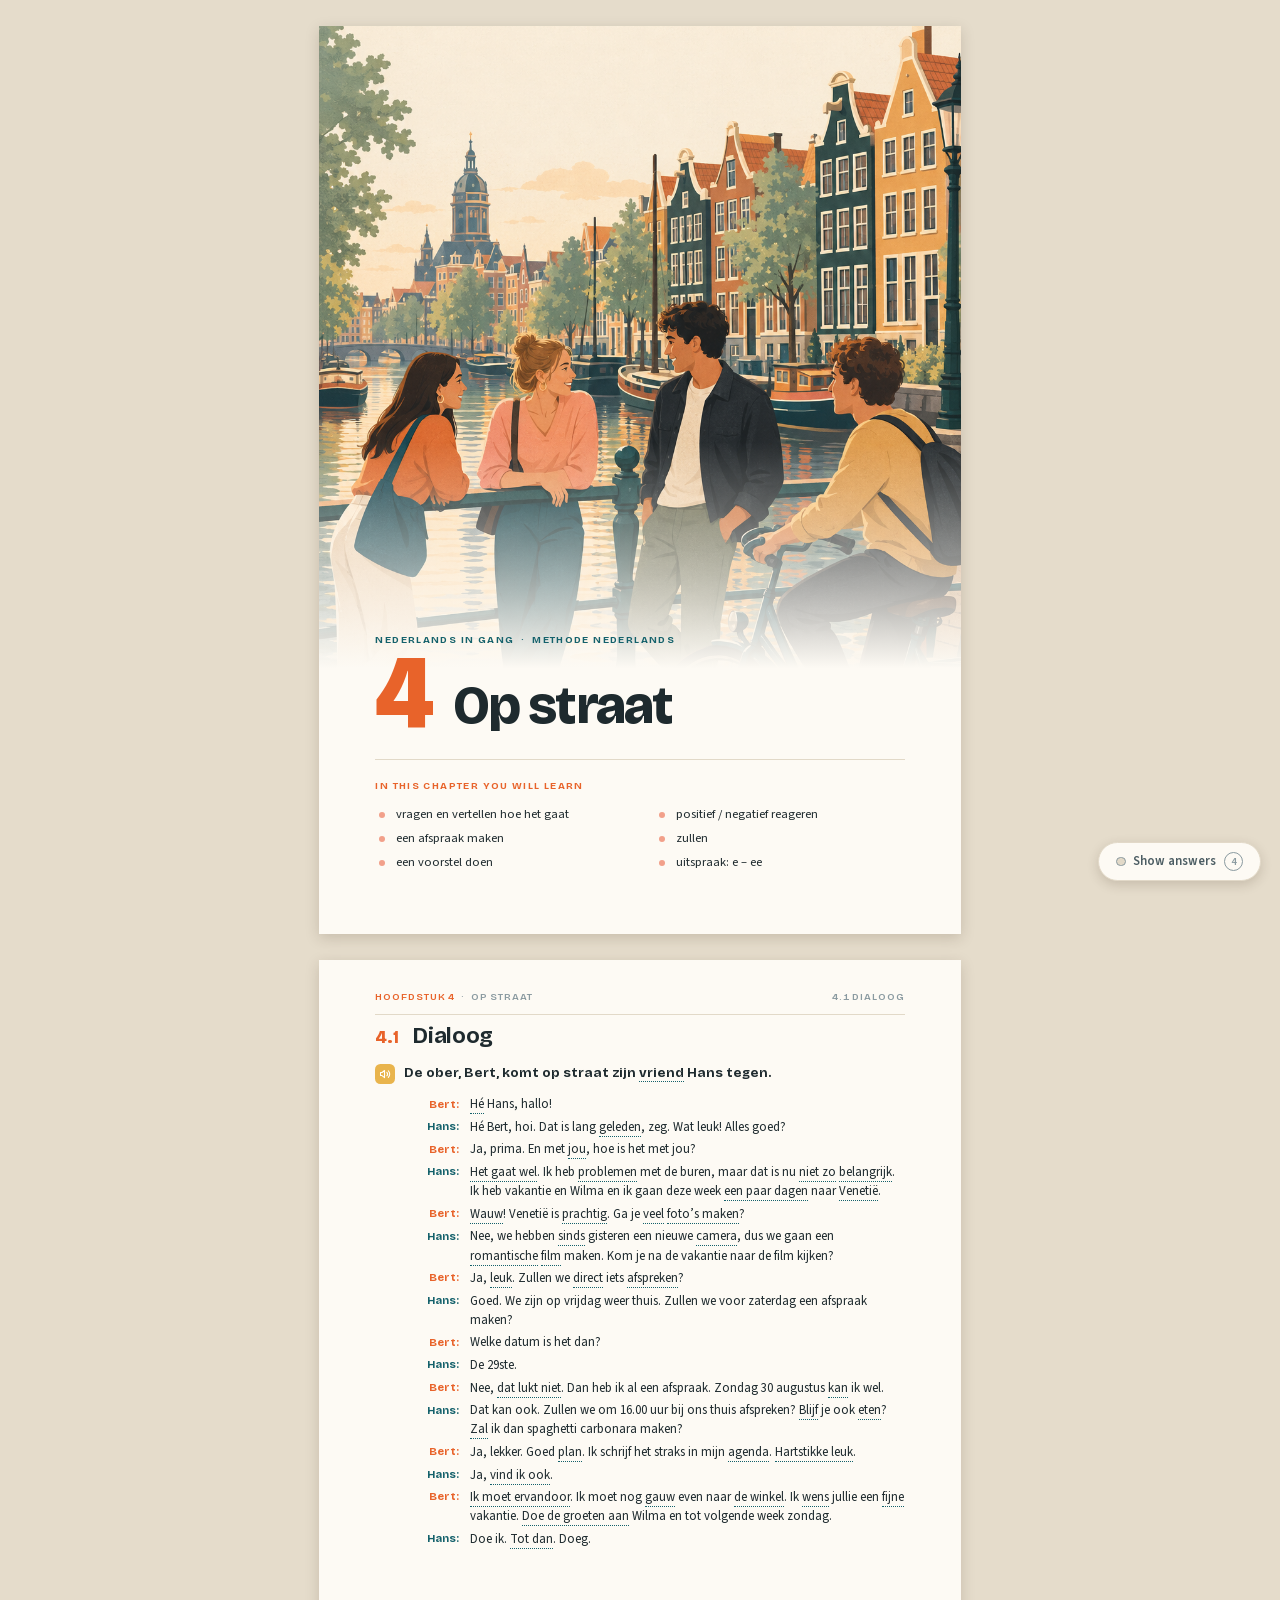
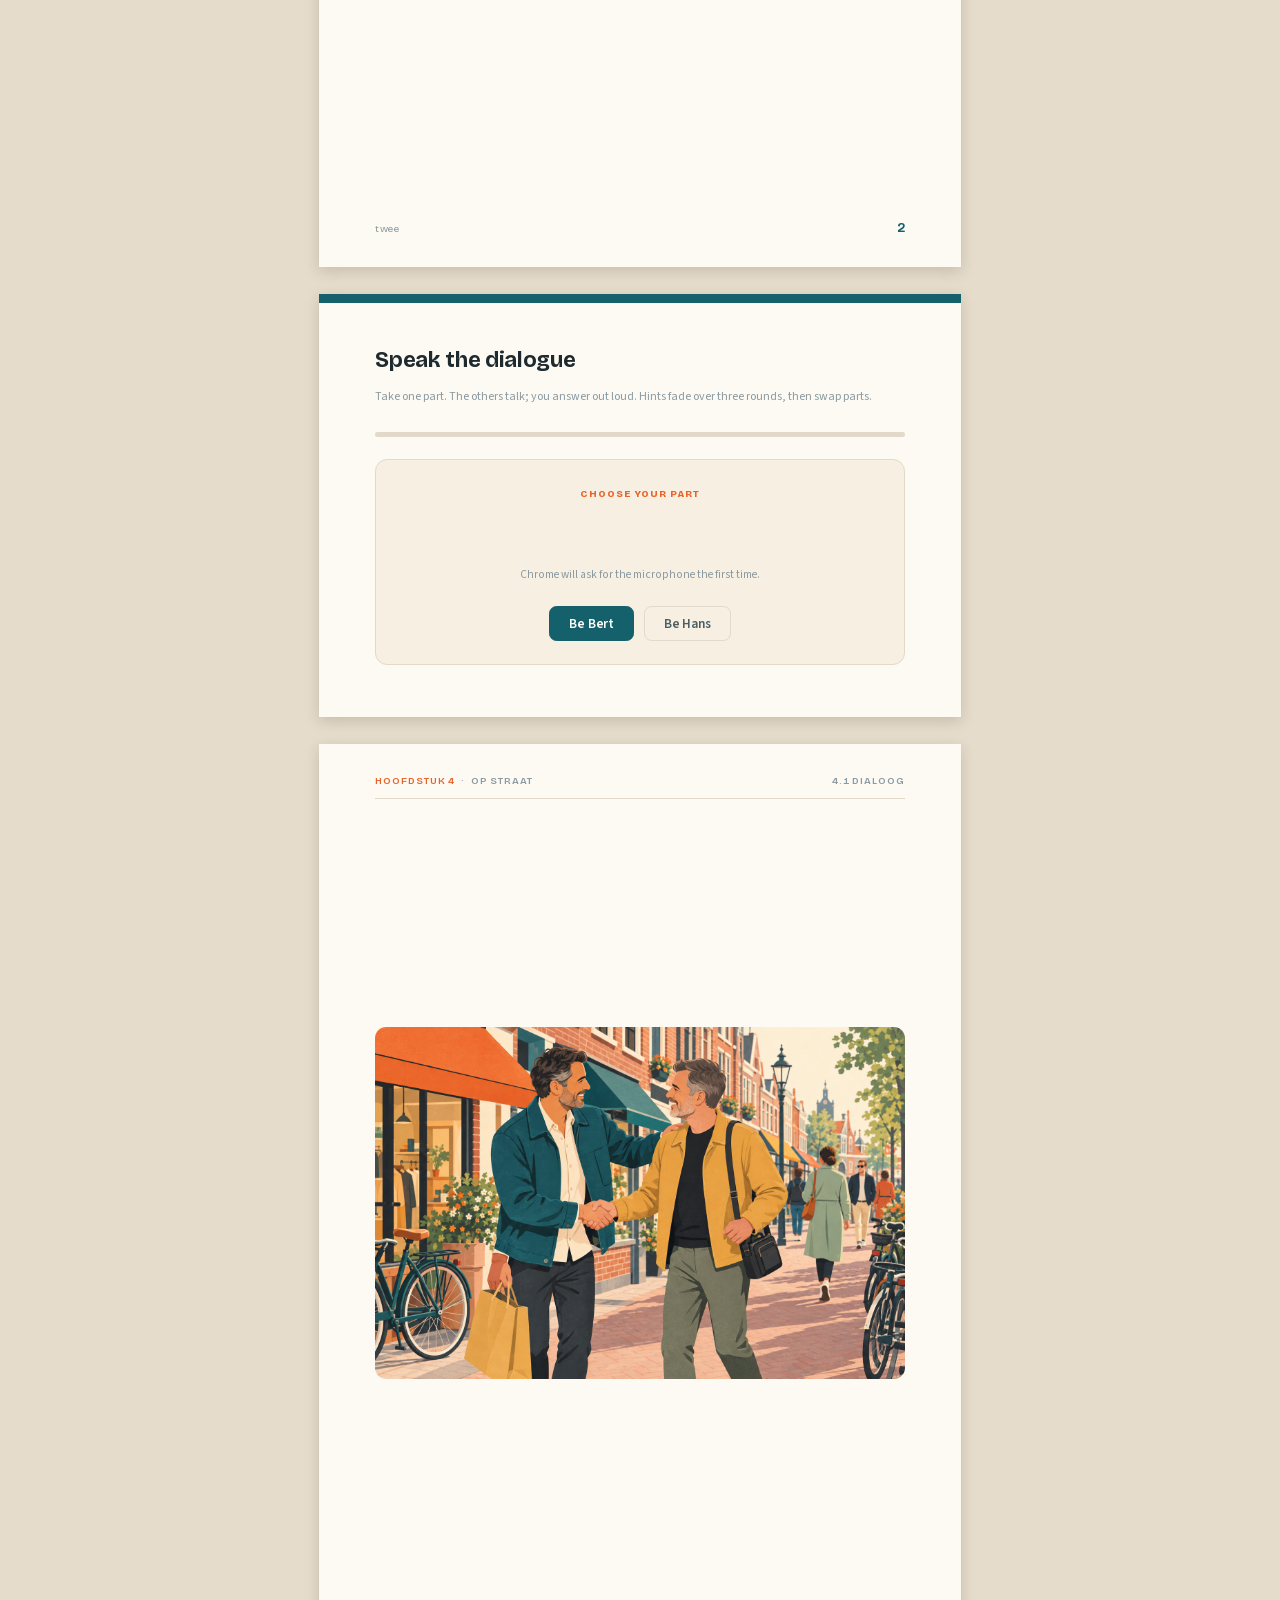
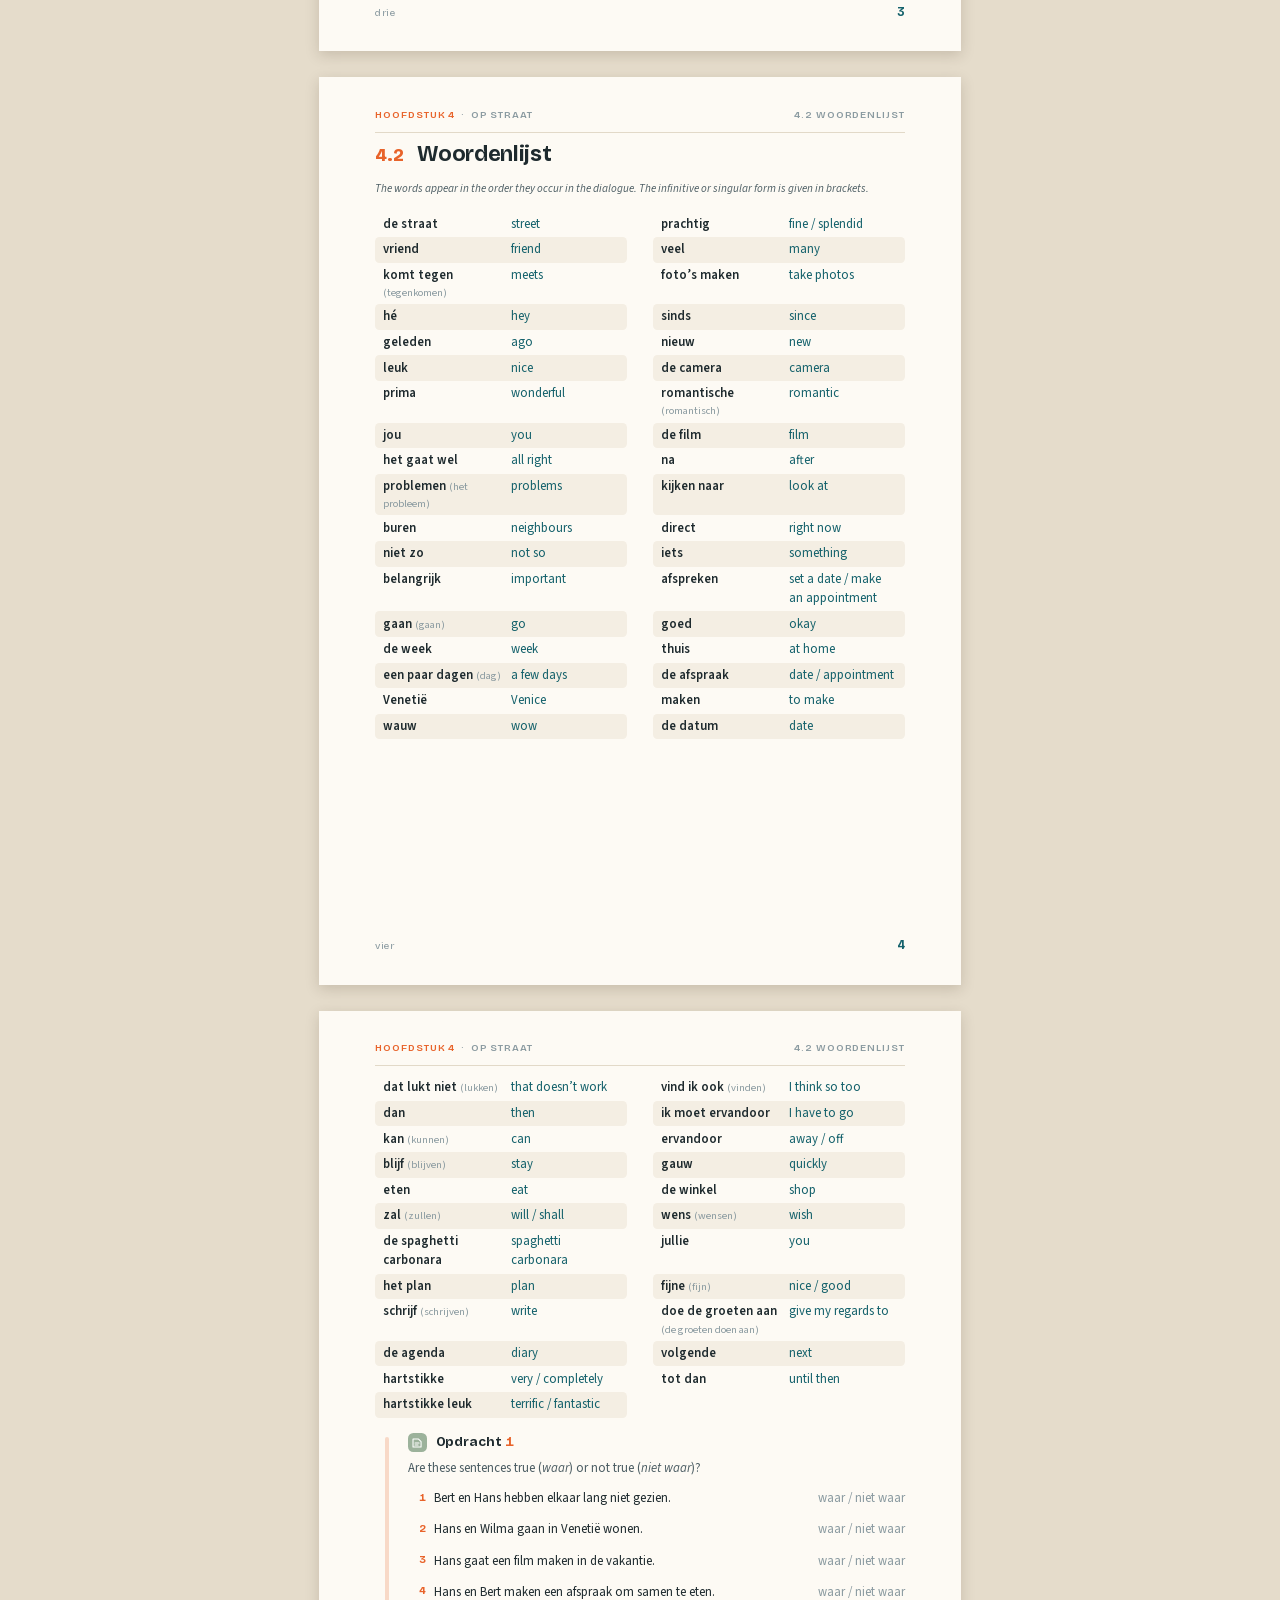
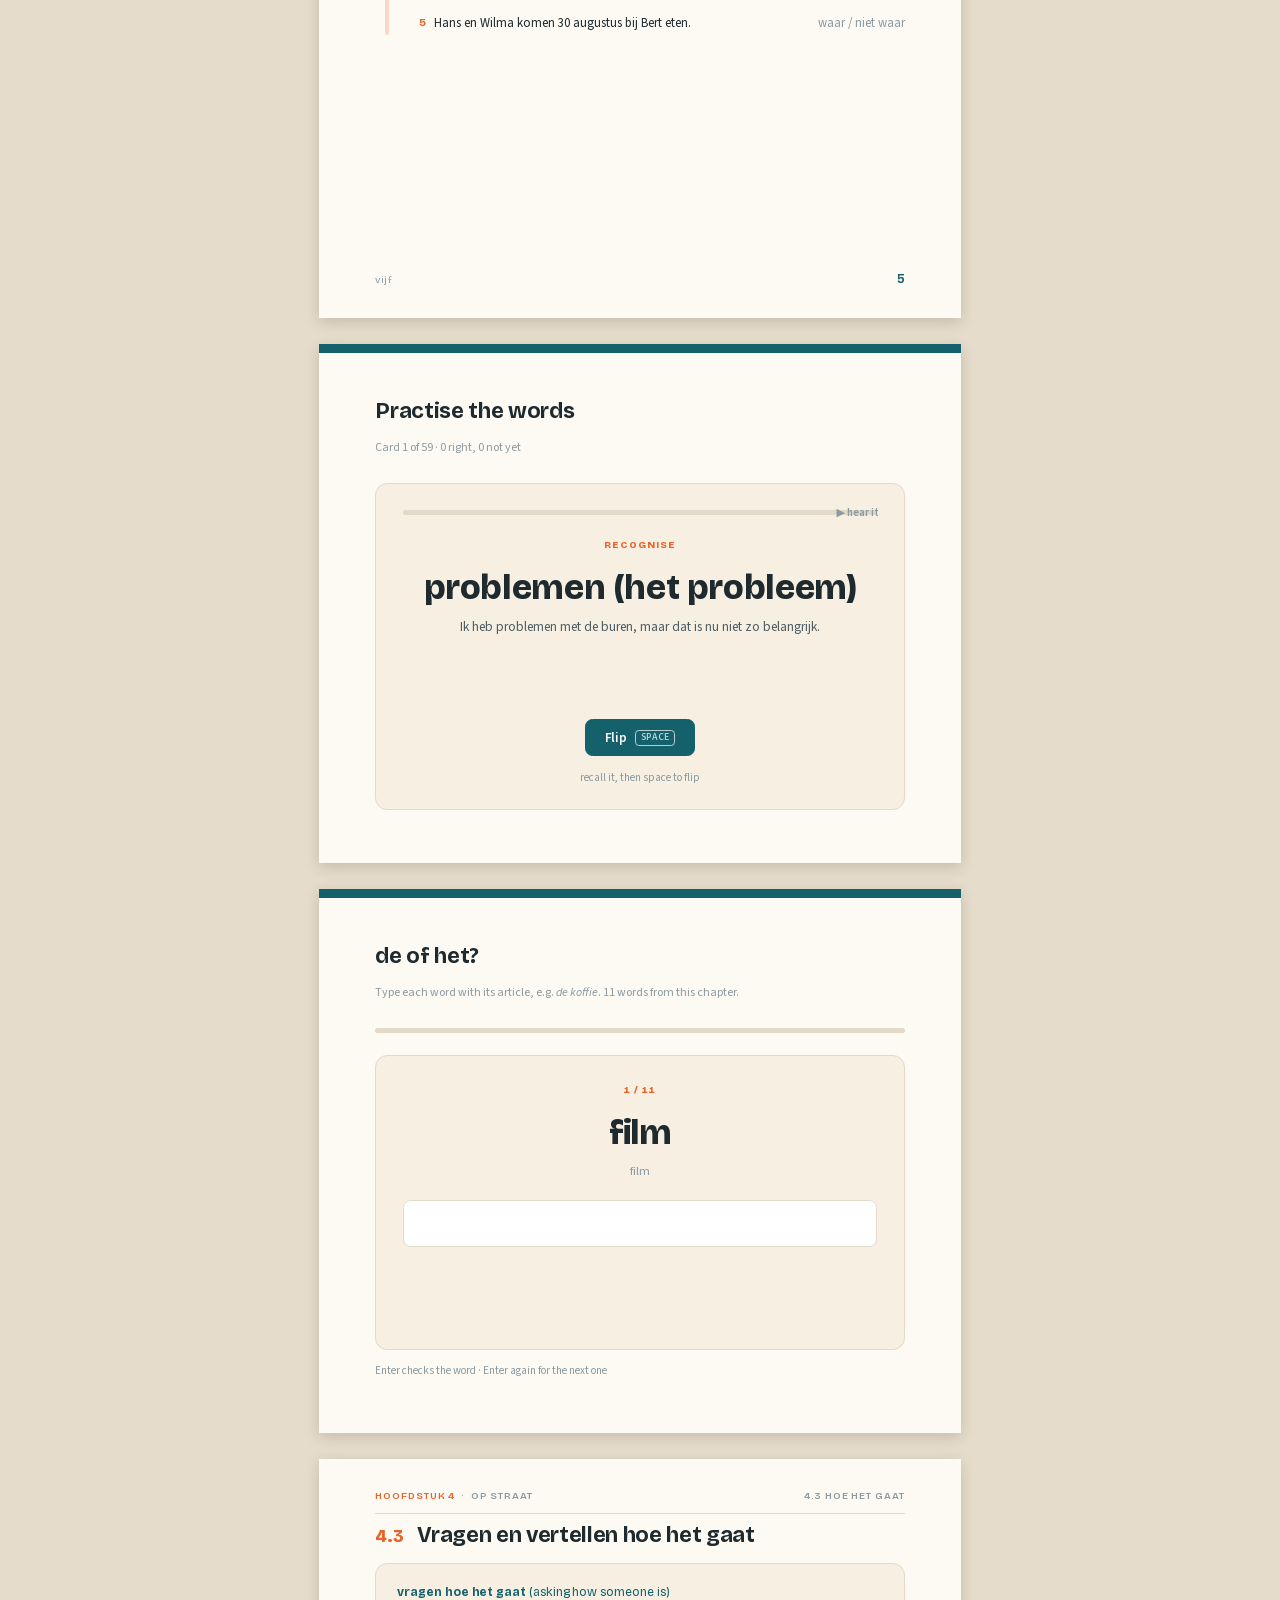
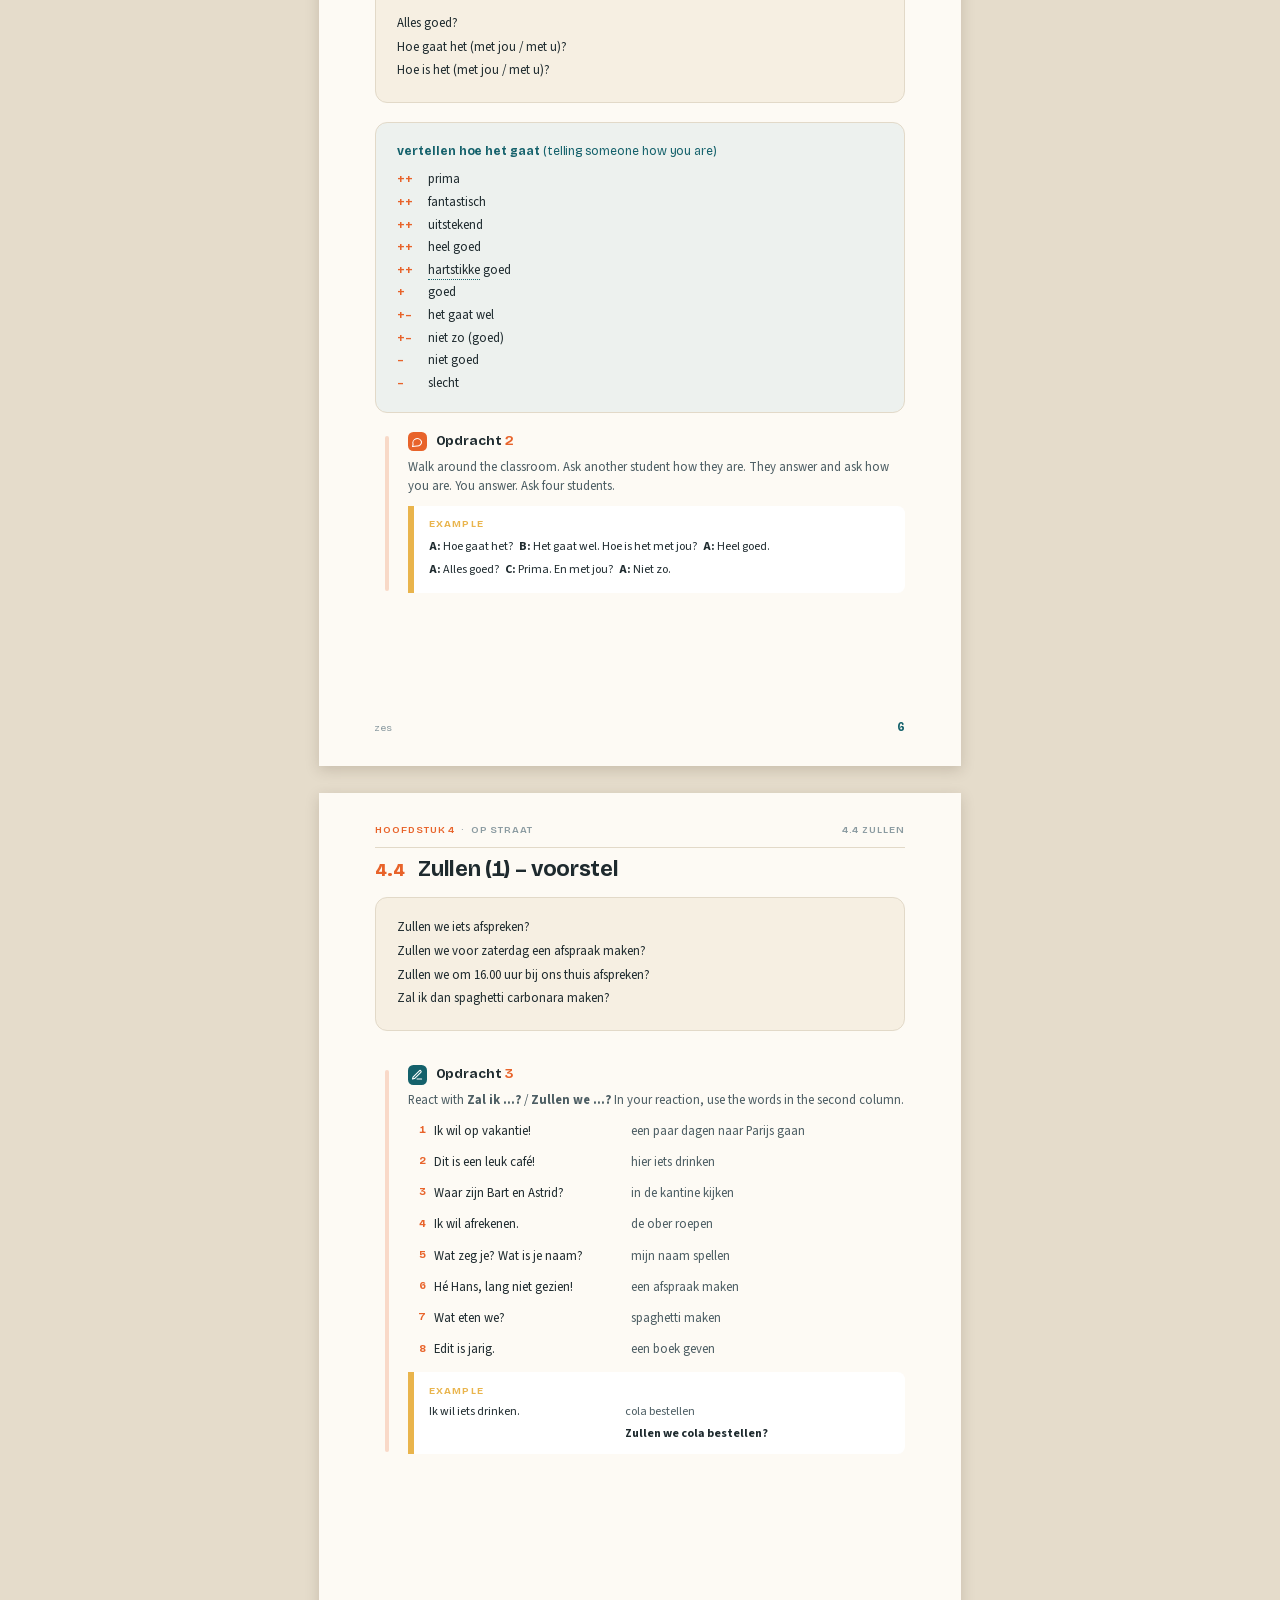
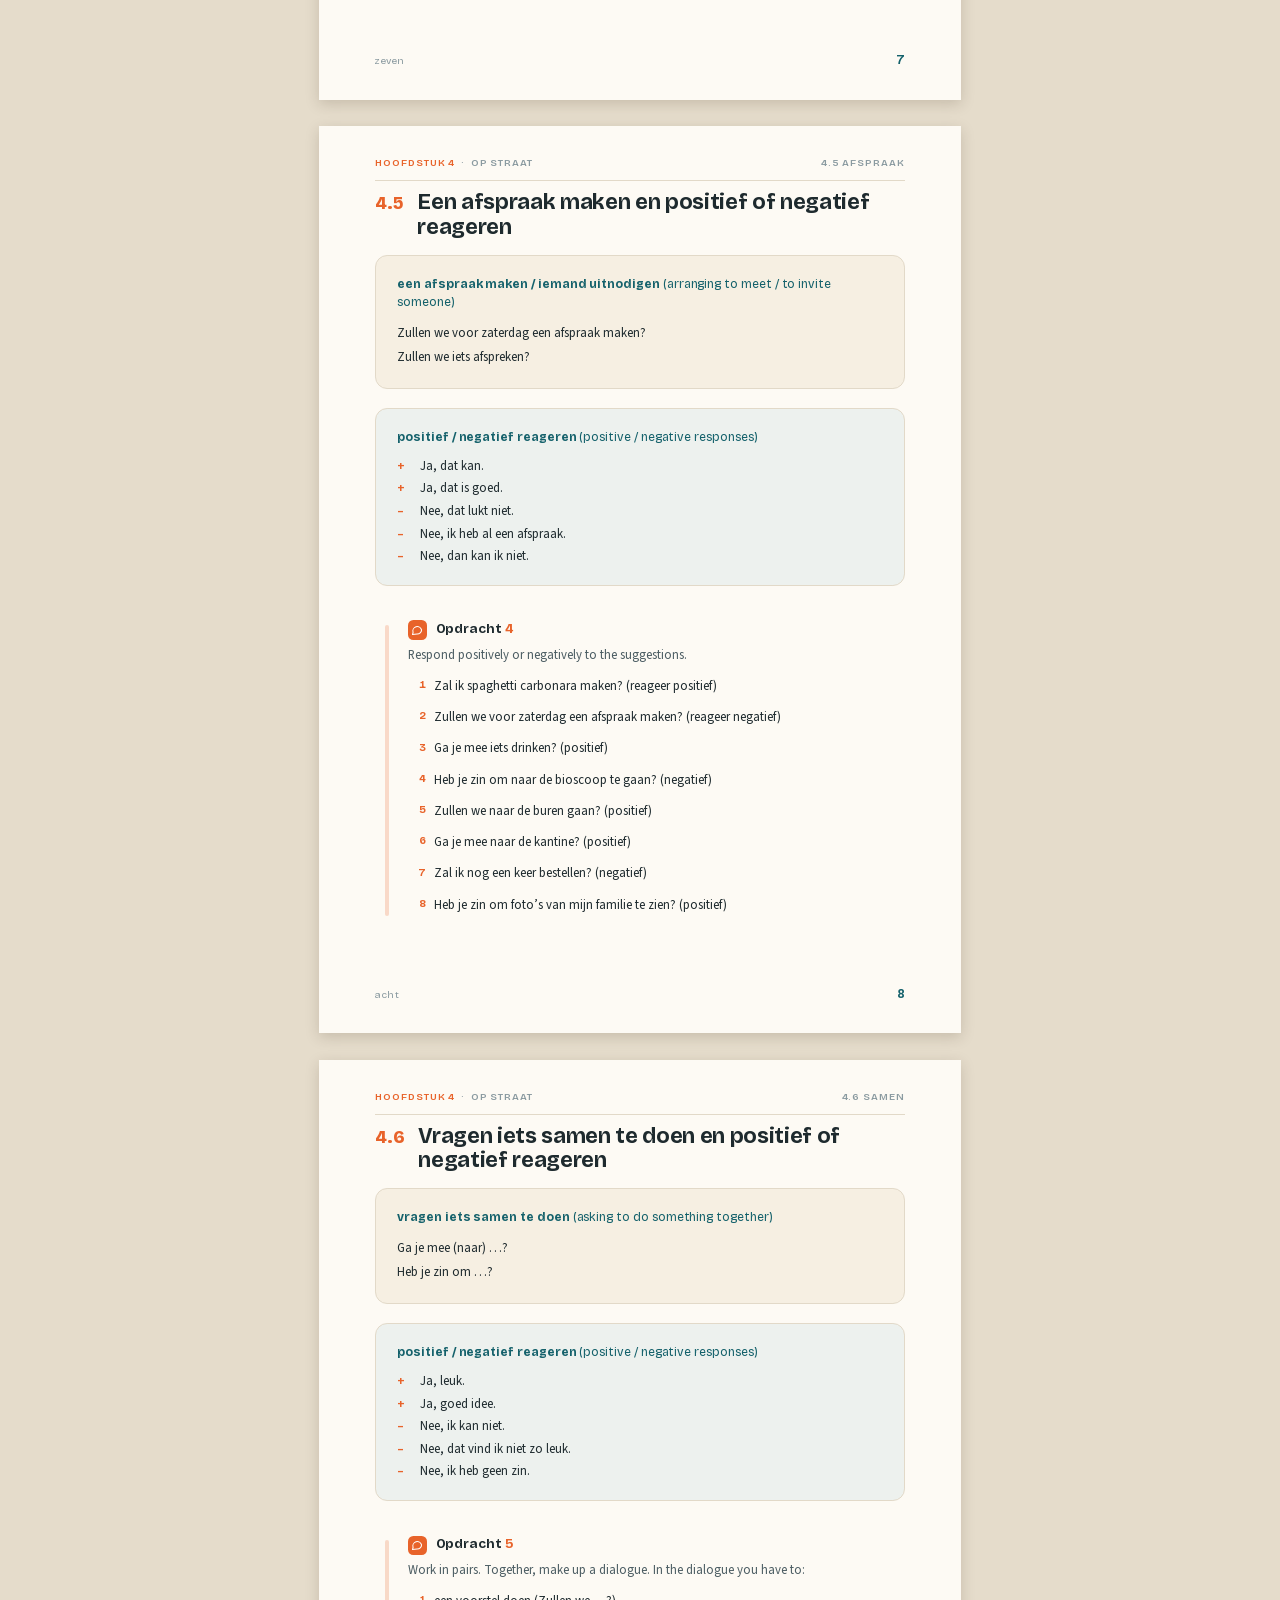
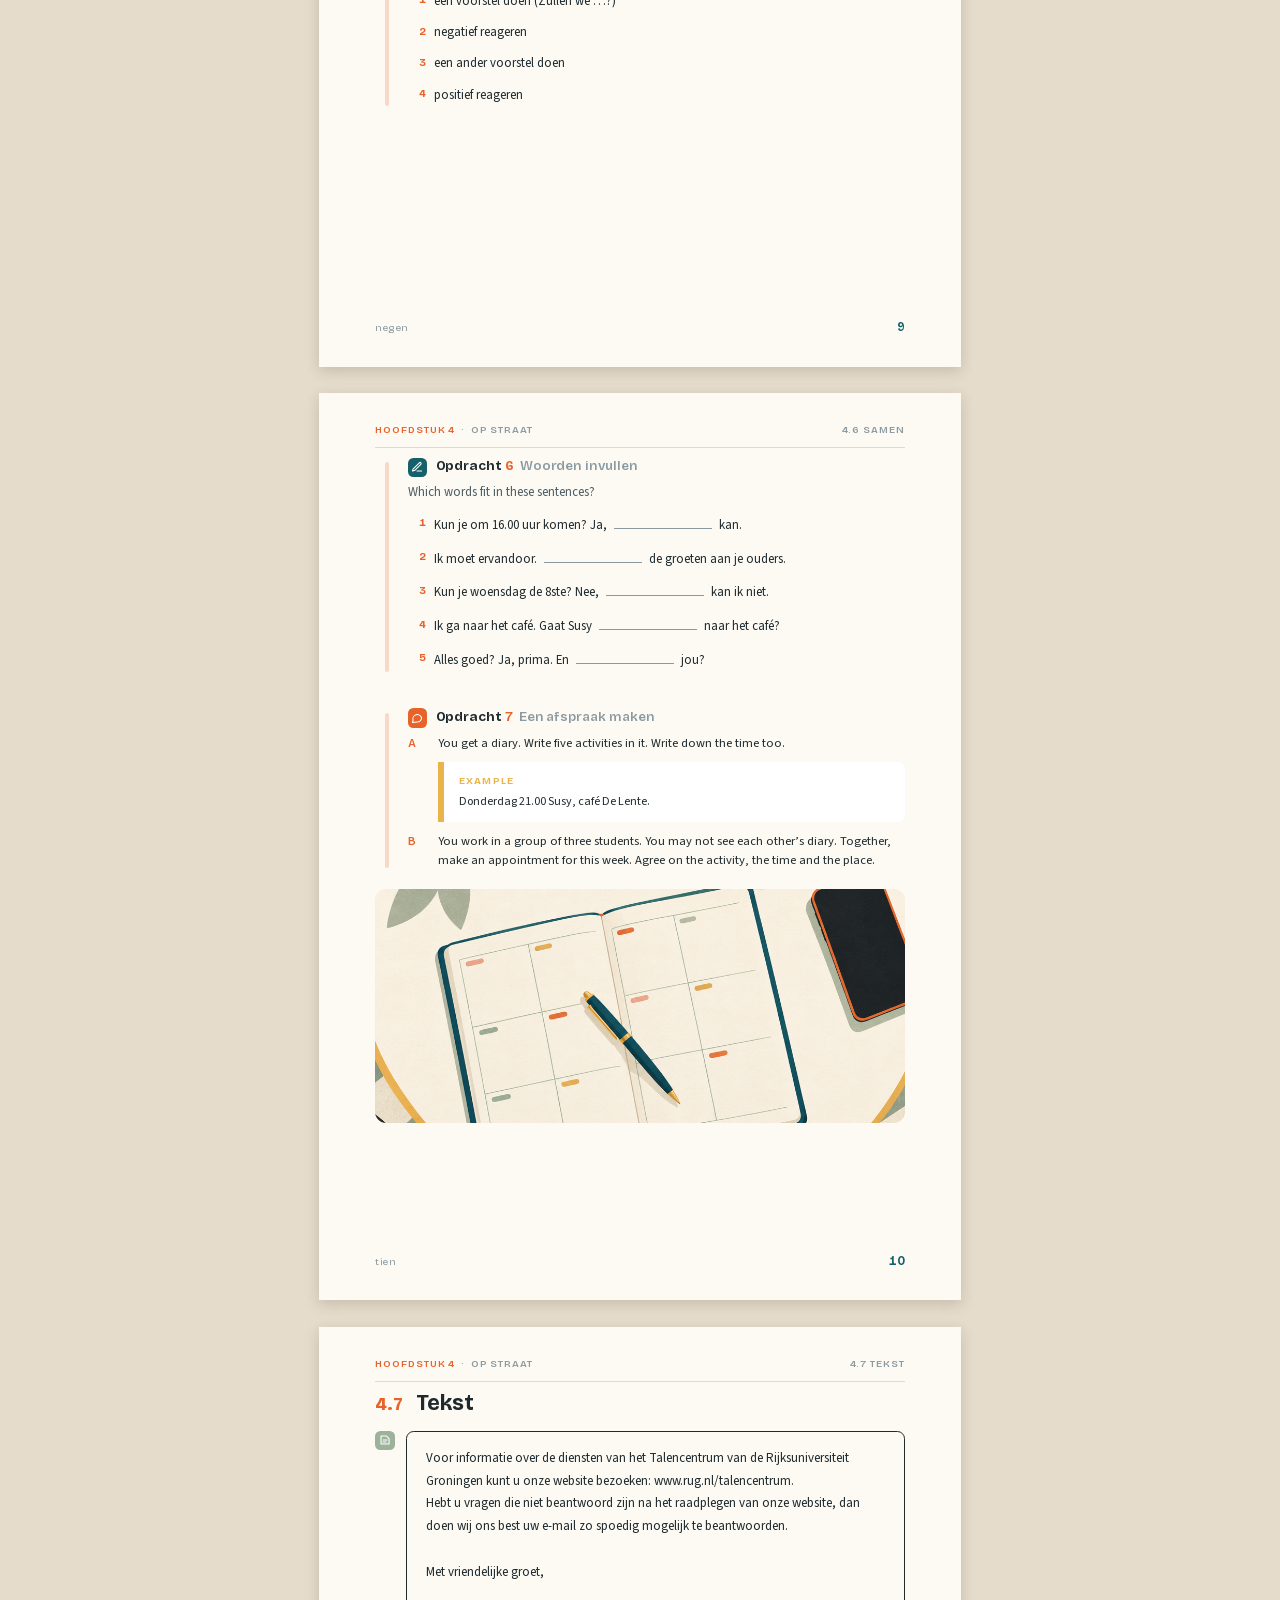
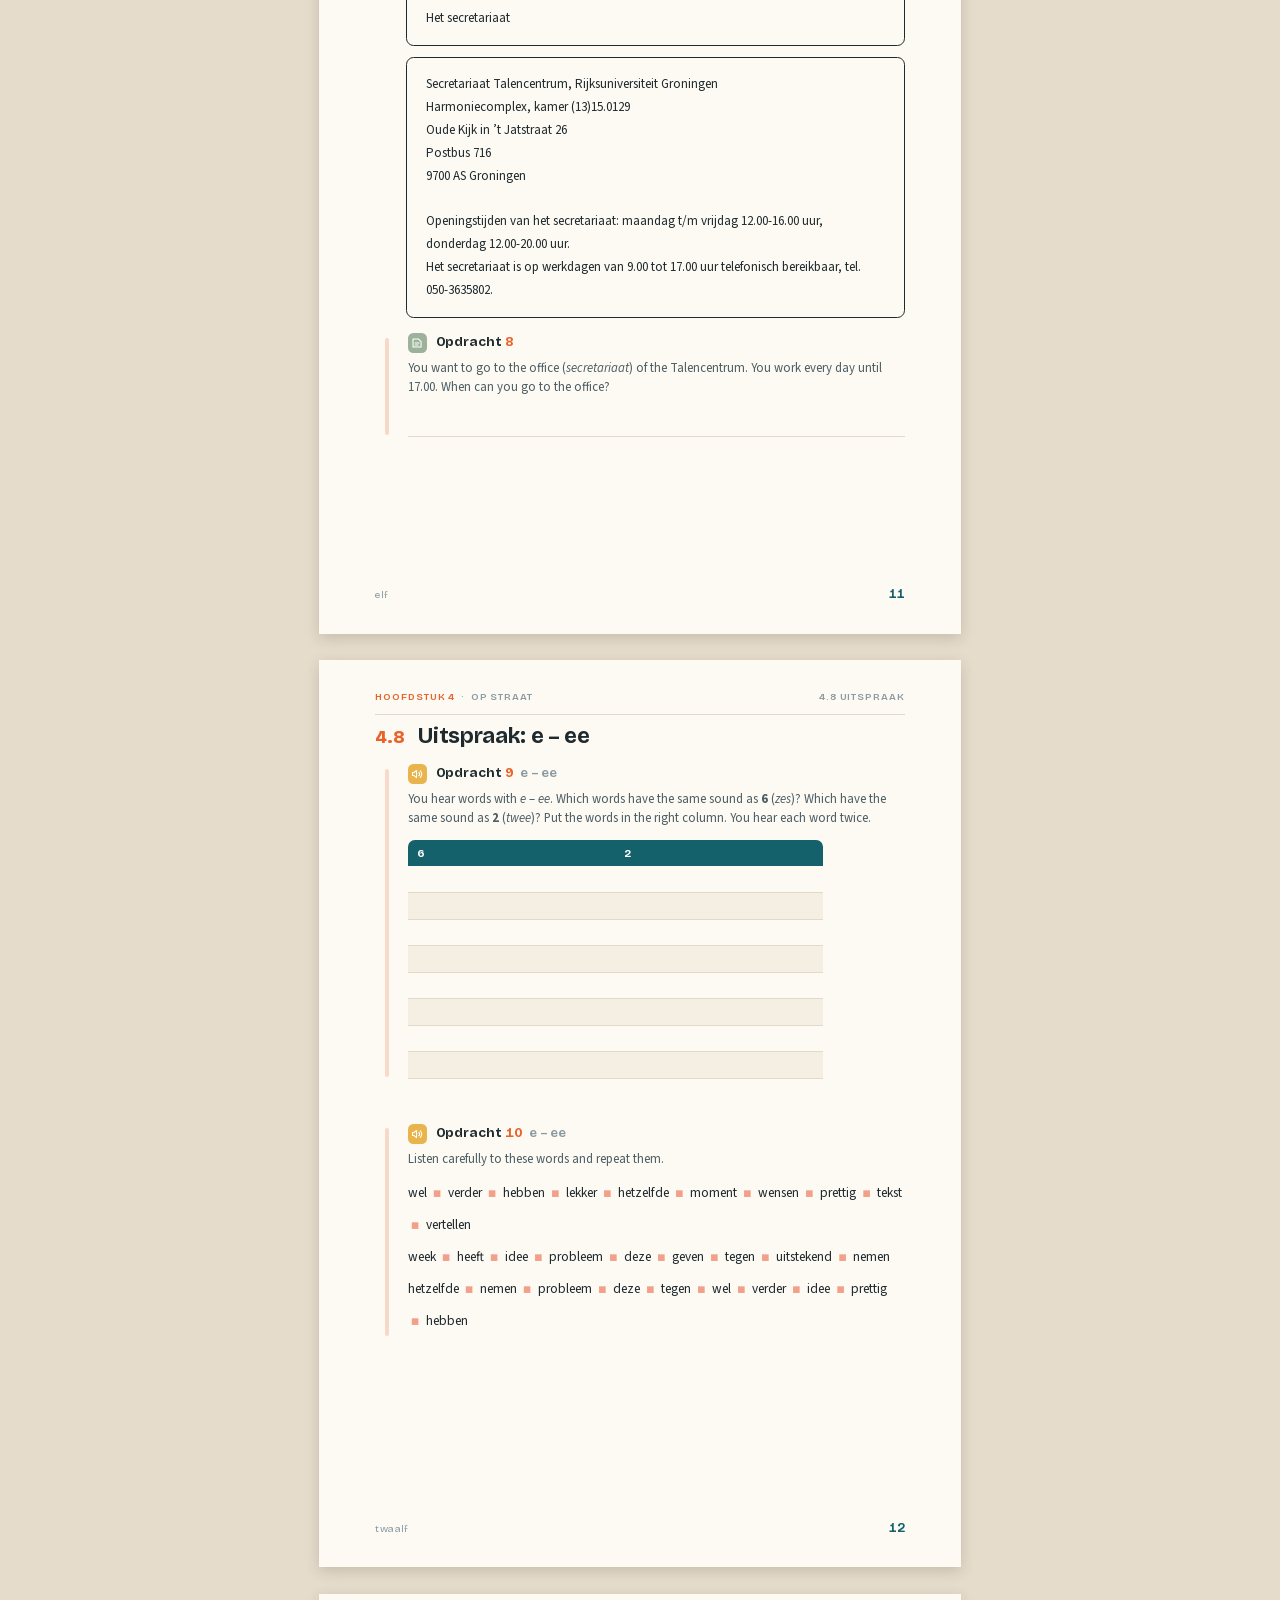
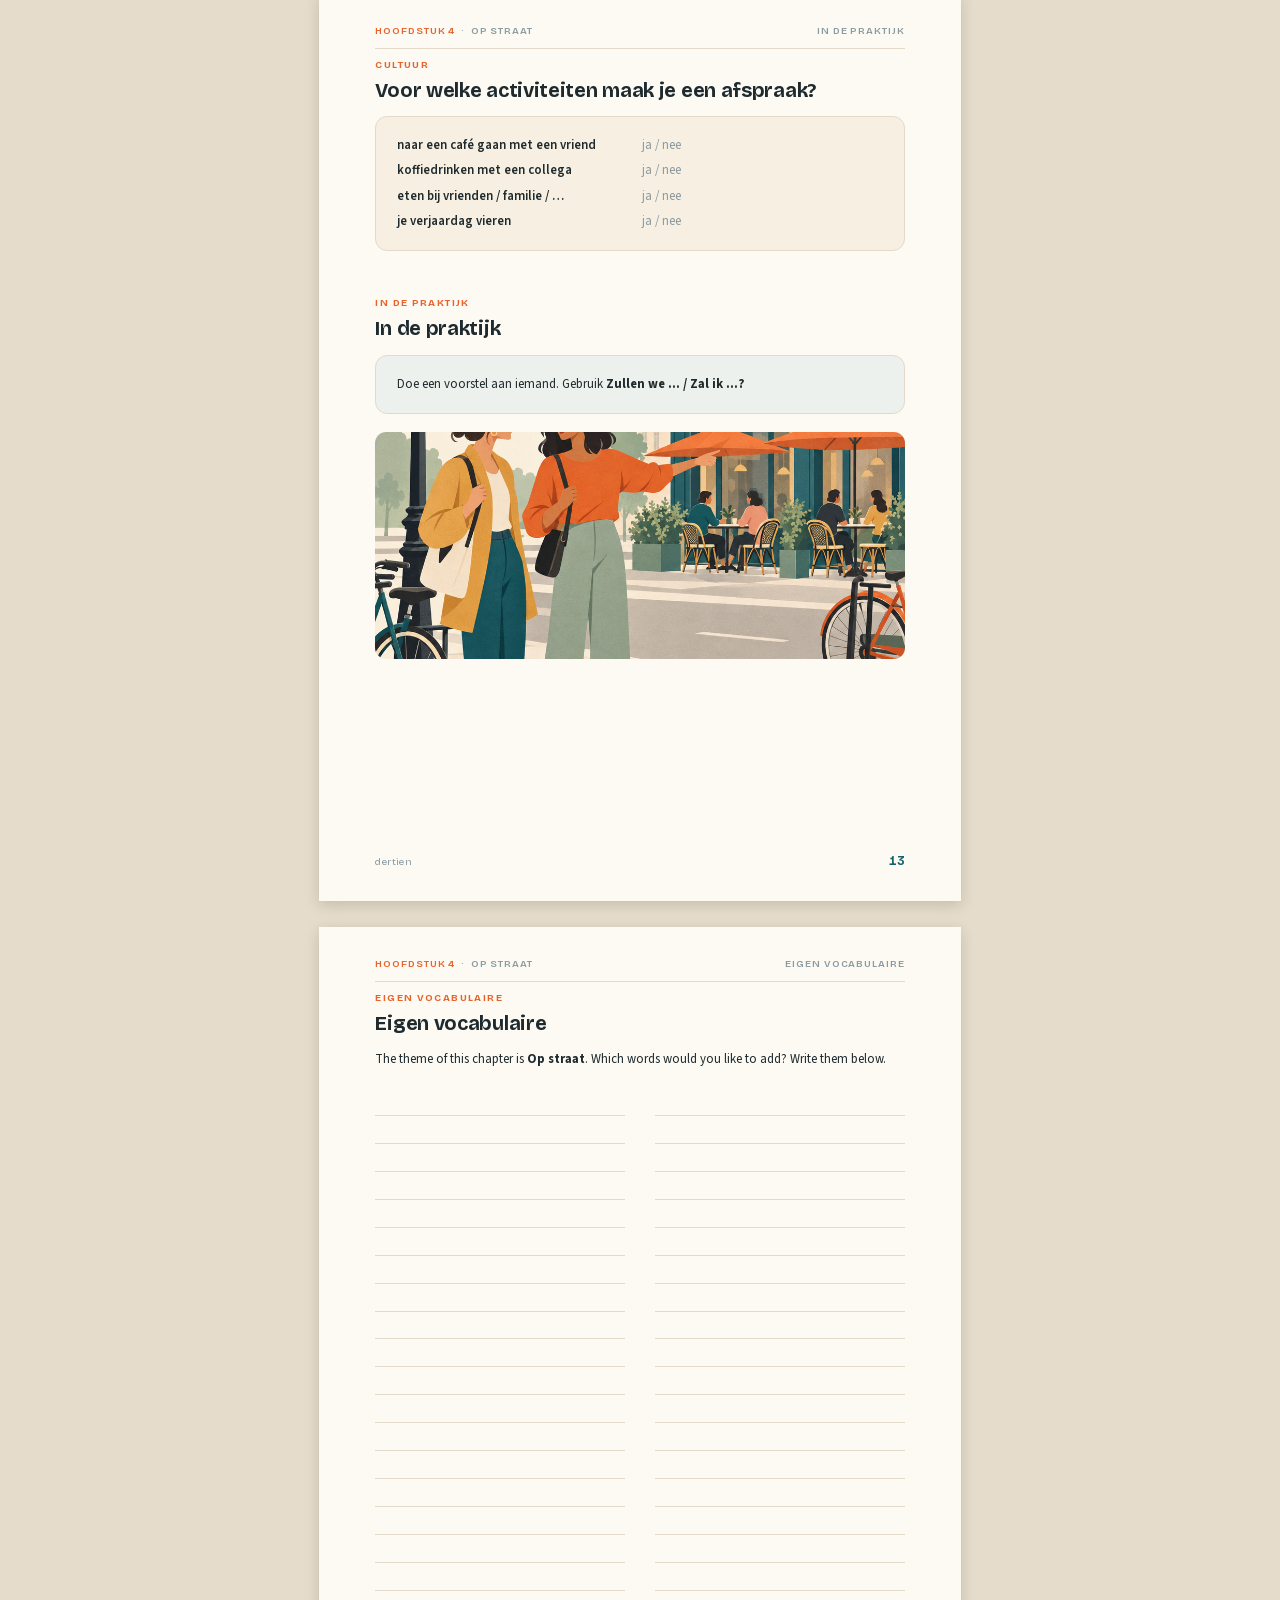
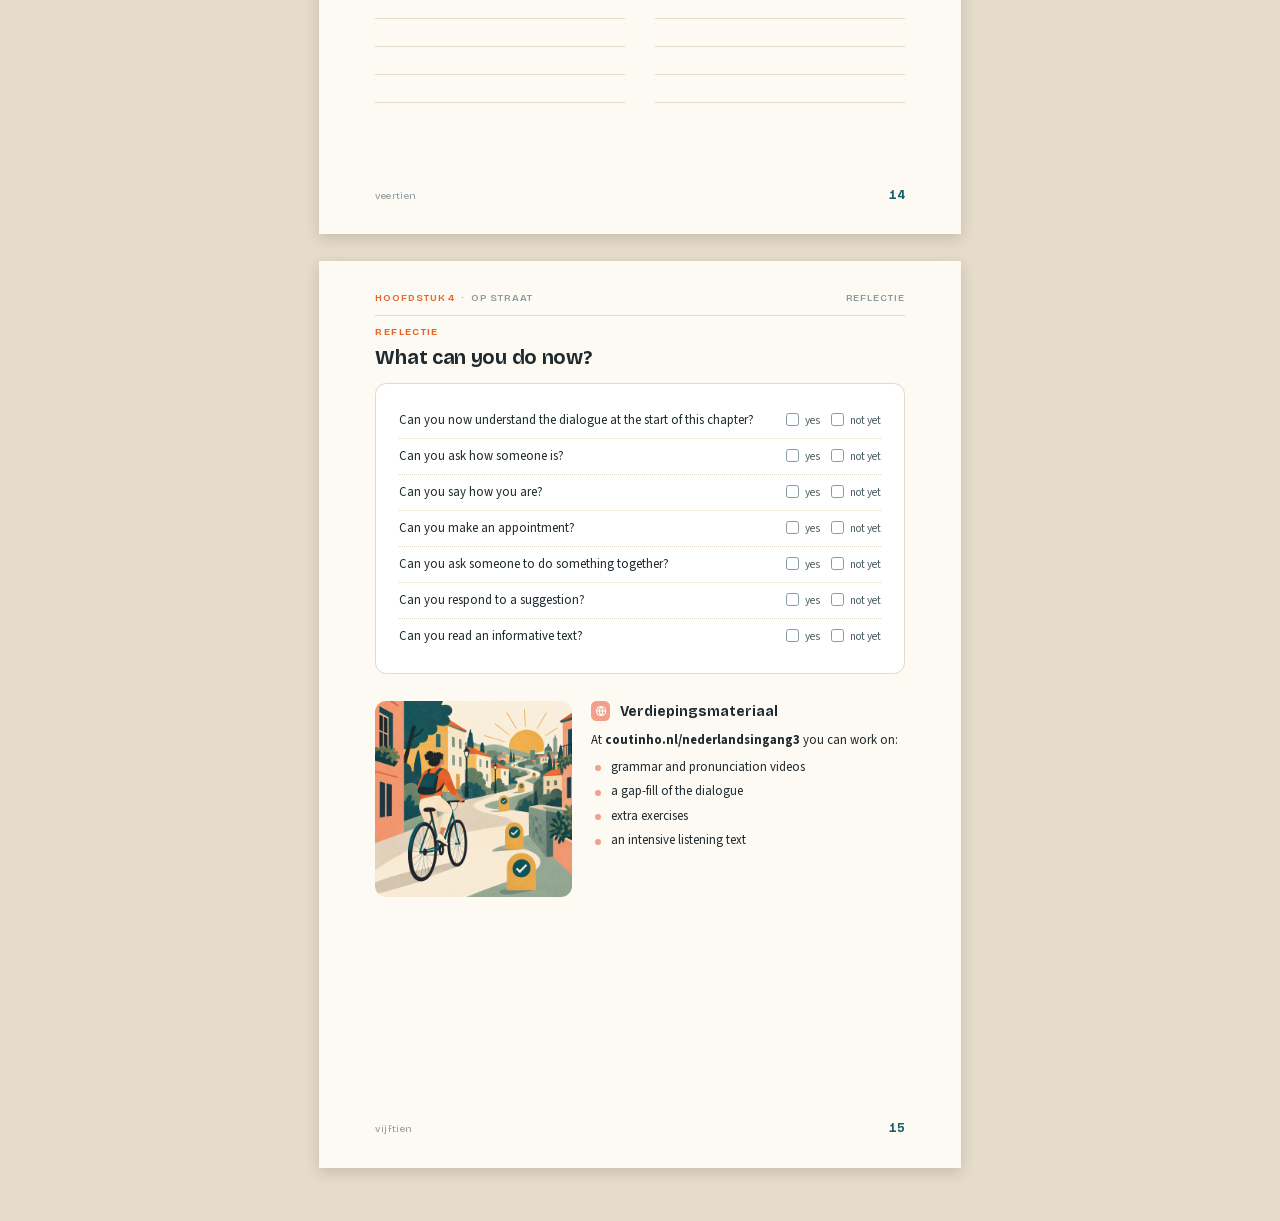
<file: book/ch04-on-the-street/index.html>
<meta charset="utf-8"><meta name="viewport" content="width=device-width, initial-scale=1"><title>Nederlands in gang — Hoofdstuk 4: Op straat</title><link rel="stylesheet" href="../shared/style.css"><section class="page bleed" data-nogloss>
<img src="art/opener.png" style="position:absolute;inset:0;width:100%;height:100%;
     object-fit:cover;object-position:50% 45%">
<div style="position:absolute;left:0;right:0;bottom:0;height:130mm;
     background:linear-gradient(180deg,rgba(253,250,244,0) 0%,rgba(253,250,244,.55) 26%,rgba(253,250,244,1) 46%)"></div>
<div style="position:absolute;left:0;right:0;bottom:0;padding:0 15mm 15mm">
  <div class="kicker" style="color:var(--teal);margin-bottom:2.5mm">Nederlands in gang &nbsp;·&nbsp; Methode Nederlands</div>
  <div style="display:flex;align-items:flex-end;gap:6mm;margin-bottom:7mm">
    <div style="font-family:var(--disp);font-size:78pt;font-weight:800;color:var(--orange);
                line-height:.72;letter-spacing:-.06em">4</div>
    <div style="font-family:var(--disp);font-size:40pt;font-weight:800;letter-spacing:-.035em;
                line-height:.88;color:var(--ink);padding-bottom:1mm">Op straat</div>
  </div>
  <div style="height:.7pt;background:var(--rule);margin-bottom:5mm"></div>
  <div class="kicker" style="margin-bottom:3mm">In this chapter you will learn</div>
  <div style="display:grid;grid-template-columns:1fr 1fr;gap:0 8mm">
    <ul class="bullet" style="font-size:9.4pt"><li>vragen en vertellen hoe het gaat</li><li>een afspraak maken</li><li>een voorstel doen</li></ul>
    <ul class="bullet" style="font-size:9.4pt"><li>positief / negatief reageren</li><li>zullen</li><li>uitspraak: e – ee</li></ul>
  </div>
</div></section><section class="page "><div class="rh"><span><span class="chap">Hoofdstuk 4</span> &nbsp;·&nbsp; Op straat</span><span>4.1 Dialoog</span></div><div class="keep" data-keep="dialoog-4.1">
<h2 class="sec"><span class="num">4.1</span> <span class="t">Dialoog</span></h2>
<div style="display:flex;align-items:flex-start;gap:2.4mm;margin-bottom:3mm">
  <a class="icon i-audio play" href="audio/dialoog.mp3" data-src="audio/dialoog.mp3" aria-label="Bert en Hans op straat"><svg viewBox="0 0 24 24" class="ic-play"><path d="M11 5 6 9H3v6h3l5 4Z"/><path d="M15.5 8.5a5 5 0 0 1 0 7M18.5 5.5a9 9 0 0 1 0 13"/></svg><svg viewBox="0 0 24 24" class="ic-stop"><rect x="6" y="6" width="12" height="12" rx="2"/></svg></a><div style="font-family:var(--disp);font-weight:700;font-size:10pt">De ober, Bert, komt op straat zijn <span class="gloss" data-en="friend">vriend</span> Hans tegen.</div>
</div>
<dl class="dialogue" data-audio="audio/dialoog.mp3"><dt class=you>Bert:</dt><dd><span class="say" data-t="0.0,1.77"><span class="gloss" data-en="hey">Hé</span> Hans, hallo!</span></dd><dt>Hans:</dt><dd><span class="say" data-t="1.77,3.86">Hé Bert, hoi.</span> <span class="say" data-t="3.86,5.94">Dat is lang <span class="gloss" data-en="ago">geleden</span>, zeg.</span> <span class="say" data-t="5.94,7.41">Wat leuk!</span> <span class="say" data-t="7.41,8.73">Alles goed?</span></dd><dt class=you>Bert:</dt><dd><span class="say" data-t="8.73,10.4">Ja, prima.</span> <span class="say" data-t="10.4,13.04">En met <span class="gloss" data-en="you">jou</span>, hoe is het met jou?</span></dd><dt>Hans:</dt><dd><span class="say" data-t="13.04,14.53"><span class="gloss" data-en="all right">Het gaat wel</span>.</span> <span class="say" data-t="14.53,18.59">Ik heb <span class="gloss" data-en="problems">problemen</span> met de buren, maar dat is nu <span class="gloss" data-en="not so">niet zo</span> <span class="gloss" data-en="important">belangrijk</span>.</span> <span class="say" data-t="18.59,23.03">Ik heb vakantie en Wilma en ik gaan deze week <span class="gloss" data-en="a few days">een paar dagen</span> naar <span class="gloss" data-en="Venice">Venetië</span>.</span></dd><dt class=you>Bert:</dt><dd><span class="say" data-t="23.03,24.39"><span class="gloss" data-en="wow">Wauw</span>!</span> <span class="say" data-t="24.39,26.84">Venetië is <span class="gloss" data-en="fine / splendid">prachtig</span>.</span> <span class="say" data-t="26.84,28.89">Ga je <span class="gloss" data-en="many">veel</span> <span class="gloss" data-en="take photos">foto’s maken</span>?</span></dd><dt>Hans:</dt><dd><span class="say" data-t="28.89,34.43">Nee, we hebben <span class="gloss" data-en="since">sinds</span> gisteren een nieuwe <span class="gloss" data-en="de camera · camera">camera</span>, dus we gaan een <span class="gloss" data-en="romantic">romantische</span> <span class="gloss" data-en="de film · film">film</span> maken.</span> <span class="say" data-t="34.43,36.89">Kom je na de vakantie naar de film kijken?</span></dd><dt class=you>Bert:</dt><dd><span class="say" data-t="36.89,38.56">Ja, <span class="gloss" data-en="nice">leuk</span>.</span> <span class="say" data-t="38.56,40.71">Zullen we <span class="gloss" data-en="right now">direct</span> iets <span class="gloss" data-en="set a date / make an appointment">afspreken</span>?</span></dd><dt>Hans:</dt><dd><span class="say" data-t="40.71,41.73">Goed.</span> <span class="say" data-t="41.73,43.89">We zijn op vrijdag weer thuis.</span> <span class="say" data-t="43.89,46.62">Zullen we voor zaterdag een afspraak maken?</span></dd><dt class=you>Bert:</dt><dd><span class="say" data-t="46.62,48.38">Welke datum is het dan?</span></dd><dt>Hans:</dt><dd><span class="say" data-t="48.38,50.11">De 29ste.</span></dd><dt class=you>Bert:</dt><dd><span class="say" data-t="50.11,52.1">Nee, <span class="gloss" data-en="that doesn’t work">dat lukt niet</span>.</span> <span class="say" data-t="52.1,54.18">Dan heb ik al een afspraak.</span> <span class="say" data-t="54.18,56.91">Zondag 30 augustus <span class="gloss" data-en="can">kan</span> ik wel.</span></dd><dt>Hans:</dt><dd><span class="say" data-t="56.91,58.26">Dat kan ook.</span> <span class="say" data-t="58.26,61.47">Zullen we om 16.00 uur bij ons thuis afspreken?</span> <span class="say" data-t="61.47,63.16"><span class="gloss" data-en="stay">Blijf</span> je ook <span class="gloss" data-en="eat">eten</span>?</span> <span class="say" data-t="63.16,65.37"><span class="gloss" data-en="will / shall">Zal</span> ik dan spaghetti carbonara maken?</span></dd><dt class=you>Bert:</dt><dd><span class="say" data-t="65.37,66.82">Ja, lekker.</span> <span class="say" data-t="66.82,67.91">Goed <span class="gloss" data-en="het plan · plan">plan</span>.</span> <span class="say" data-t="67.91,69.91">Ik schrijf het straks in mijn <span class="gloss" data-en="de agenda · diary">agenda</span>.</span> <span class="say" data-t="69.91,71.16"><span class="gloss" data-en="terrific / fantastic">Hartstikke leuk</span>.</span></dd><dt>Hans:</dt><dd><span class="say" data-t="71.16,72.99">Ja, <span class="gloss" data-en="I think so too">vind ik ook</span>.</span></dd><dt class=you>Bert:</dt><dd><span class="say" data-t="72.99,74.18"><span class="gloss" data-en="I have to go">Ik moet ervandoor</span>.</span> <span class="say" data-t="74.18,76.13">Ik moet nog <span class="gloss" data-en="quickly">gauw</span> even naar <span class="gloss" data-en="shop">de winkel</span>.</span> <span class="say" data-t="76.13,78.49">Ik <span class="gloss" data-en="wish">wens</span> jullie een <span class="gloss" data-en="nice / good">fijne</span> vakantie.</span> <span class="say" data-t="78.49,81.52"><span class="gloss" data-en="give my regards to">Doe de groeten aan</span> Wilma en tot volgende week zondag.</span></dd><dt>Hans:</dt><dd><span class="say" data-t="81.52,82.38">Doe ik.</span> <span class="say" data-t="82.38,83.62"><span class="gloss" data-en="until then">Tot dan</span>.</span> <span class="say" data-t="83.62,84.79">Doeg.</span></dd></dl></div><div class="pf"><span class="w">twee</span><span class="n">2</span></div></section><section class="page plate"><div class="rh"><span><span class="chap">Hoofdstuk 4</span> &nbsp;·&nbsp; Op straat</span><span>4.1 Dialoog</span></div><img src="art/dialoog.png" class="img"><div class="pf"><span class="w">drie</span><span class="n">3</span></div></section><section class="page "><div class="rh"><span><span class="chap">Hoofdstuk 4</span> &nbsp;·&nbsp; Op straat</span><span>4.2 Woordenlijst</span></div><div class="keep" data-keep="woordenlijst-a">
<h2 class="sec"><span class="num">4.2</span> <span class="t">Woordenlijst</span></h2>
<div class="note" style="margin-bottom:3.5mm">The words appear in the order they occur in the dialogue.
The infinitive or singular form is given in brackets.</div>
<div class="vocab" style="grid-template-rows:repeat(18,auto)"><div class="row"><div class="d">de straat</div><div class="e">street</div></div><div class="row alt"><div class="d">vriend</div><div class="e">friend</div></div><div class="row"><div class="d">komt tegen <small>(tegenkomen)</small></div><div class="e">meets</div></div><div class="row alt"><div class="d">hé</div><div class="e">hey</div></div><div class="row"><div class="d">geleden</div><div class="e">ago</div></div><div class="row alt"><div class="d">leuk</div><div class="e">nice</div></div><div class="row"><div class="d">prima</div><div class="e">wonderful</div></div><div class="row alt"><div class="d">jou</div><div class="e">you</div></div><div class="row"><div class="d">het gaat wel</div><div class="e">all right</div></div><div class="row alt"><div class="d">problemen <small>(het probleem)</small></div><div class="e">problems</div></div><div class="row"><div class="d">buren</div><div class="e">neighbours</div></div><div class="row alt"><div class="d">niet zo</div><div class="e">not so</div></div><div class="row"><div class="d">belangrijk</div><div class="e">important</div></div><div class="row alt"><div class="d">gaan <small>(gaan)</small></div><div class="e">go</div></div><div class="row"><div class="d">de week</div><div class="e">week</div></div><div class="row alt"><div class="d">een paar dagen <small>(dag)</small></div><div class="e">a few days</div></div><div class="row"><div class="d">Venetië</div><div class="e">Venice</div></div><div class="row alt"><div class="d">wauw</div><div class="e">wow</div></div><div class="row"><div class="d">prachtig</div><div class="e">fine / splendid</div></div><div class="row alt"><div class="d">veel</div><div class="e">many</div></div><div class="row"><div class="d">foto’s maken</div><div class="e">take photos</div></div><div class="row alt"><div class="d">sinds</div><div class="e">since</div></div><div class="row"><div class="d">nieuw</div><div class="e">new</div></div><div class="row alt"><div class="d">de camera</div><div class="e">camera</div></div><div class="row"><div class="d">romantische <small>(romantisch)</small></div><div class="e">romantic</div></div><div class="row alt"><div class="d">de film</div><div class="e">film</div></div><div class="row"><div class="d">na</div><div class="e">after</div></div><div class="row alt"><div class="d">kijken naar</div><div class="e">look at</div></div><div class="row"><div class="d">direct</div><div class="e">right now</div></div><div class="row alt"><div class="d">iets</div><div class="e">something</div></div><div class="row"><div class="d">afspreken</div><div class="e">set a date / make an appointment</div></div><div class="row alt"><div class="d">goed</div><div class="e">okay</div></div><div class="row"><div class="d">thuis</div><div class="e">at home</div></div><div class="row alt"><div class="d">de afspraak</div><div class="e">date / appointment</div></div><div class="row"><div class="d">maken</div><div class="e">to make</div></div><div class="row alt"><div class="d">de datum</div><div class="e">date</div></div></div></div><div class="pf"><span class="w">vier</span><span class="n">4</span></div></section><section class="page "><div class="rh"><span><span class="chap">Hoofdstuk 4</span> &nbsp;·&nbsp; Op straat</span><span>4.2 Woordenlijst</span></div>
<div class="keep" data-keep="woordenlijst-b"><div class="vocab" style="grid-template-rows:repeat(12,auto)"><div class="row"><div class="d">dat lukt niet <small>(lukken)</small></div><div class="e">that doesn’t work</div></div><div class="row alt"><div class="d">dan</div><div class="e">then</div></div><div class="row"><div class="d">kan <small>(kunnen)</small></div><div class="e">can</div></div><div class="row alt"><div class="d">blijf <small>(blijven)</small></div><div class="e">stay</div></div><div class="row"><div class="d">eten</div><div class="e">eat</div></div><div class="row alt"><div class="d">zal <small>(zullen)</small></div><div class="e">will / shall</div></div><div class="row"><div class="d">de spaghetti carbonara</div><div class="e">spaghetti carbonara</div></div><div class="row alt"><div class="d">het plan</div><div class="e">plan</div></div><div class="row"><div class="d">schrijf <small>(schrijven)</small></div><div class="e">write</div></div><div class="row alt"><div class="d">de agenda</div><div class="e">diary</div></div><div class="row"><div class="d">hartstikke</div><div class="e">very / completely</div></div><div class="row alt"><div class="d">hartstikke leuk</div><div class="e">terrific / fantastic</div></div><div class="row"><div class="d">vind ik ook <small>(vinden)</small></div><div class="e">I think so too</div></div><div class="row alt"><div class="d">ik moet ervandoor</div><div class="e">I have to go</div></div><div class="row"><div class="d">ervandoor</div><div class="e">away / off</div></div><div class="row alt"><div class="d">gauw</div><div class="e">quickly</div></div><div class="row"><div class="d">de winkel</div><div class="e">shop</div></div><div class="row alt"><div class="d">wens <small>(wensen)</small></div><div class="e">wish</div></div><div class="row"><div class="d">jullie</div><div class="e">you</div></div><div class="row alt"><div class="d">fijne <small>(fijn)</small></div><div class="e">nice / good</div></div><div class="row"><div class="d">doe de groeten aan <small>(de groeten doen aan)</small></div><div class="e">give my regards to</div></div><div class="row alt"><div class="d">volgende</div><div class="e">next</div></div><div class="row"><div class="d">tot dan</div><div class="e">until then</div></div></div></div>
<div class="sp"></div>
<div class="keep" data-keep="opdracht-1"><div class="task" data-opdracht="1"><div class="oh"><span class="icon i-read"><svg viewBox="0 0 24 24"><path d="M4 4h11l5 5v11H4Z"/><path d="M8 12h8M8 16h6"/></svg></span><div class="ttl">Opdracht <span>1</span></div></div><div class=ins>Are these sentences true (<i>waar</i>) or not true (<i>niet waar</i>)?</div><ol class="items" style="line-height:2.0"><li>Bert en Hans hebben elkaar lang niet gezien.<span style="float:right;color:var(--ink-faint)">waar / niet waar</span></li><li>Hans en Wilma gaan in Venetië wonen.<span style="float:right;color:var(--ink-faint)">waar / niet waar</span></li><li>Hans gaat een film maken in de vakantie.<span style="float:right;color:var(--ink-faint)">waar / niet waar</span></li><li>Hans en Bert maken een afspraak om samen te eten.<span style="float:right;color:var(--ink-faint)">waar / niet waar</span></li><li>Hans en Wilma komen 30 augustus bij Bert eten.<span style="float:right;color:var(--ink-faint)">waar / niet waar</span></li></ol></div></div><div class="pf"><span class="w">vijf</span><span class="n">5</span></div></section><div id="nl-deck"></div><div id="nl-articles"></div><section class="page "><div class="rh"><span><span class="chap">Hoofdstuk 4</span> &nbsp;·&nbsp; Op straat</span><span>4.3 Hoe het gaat</span></div><div class="keep" data-keep="hoe-het-gaat-4.3">
<h2 class="sec"><span class="num">4.3</span> <span class="t">Vragen en vertellen hoe het gaat</span></h2>
<div class="card "><div class=ct>vragen hoe het gaat <span style='font-weight:400'>(asking how someone is)</span></div><div style="font-size:9.6pt;line-height:1.85">Alles goed?<br>Hoe gaat het (met jou / met u)?<br>Hoe is het (met jou / met u)?</div></div>
<div class="card teal"><div class=ct>vertellen hoe het gaat <span style='font-weight:400'>(telling someone how you are)</span></div><div style="display:grid;grid-template-columns:auto 1fr;gap:0.9mm 4mm;font-size:9.6pt"><div class="dutch" style="color:var(--orange)">++</div><div>prima</div><div class="dutch" style="color:var(--orange)">++</div><div>fantastisch</div><div class="dutch" style="color:var(--orange)">++</div><div>uitstekend</div><div class="dutch" style="color:var(--orange)">++</div><div>heel goed</div><div class="dutch" style="color:var(--orange)">++</div><div><span class="gloss" data-en="very / completely">hartstikke</span> goed</div><div class="dutch" style="color:var(--orange)">+</div><div>goed</div><div class="dutch" style="color:var(--orange)">+–</div><div>het gaat wel</div><div class="dutch" style="color:var(--orange)">+–</div><div>niet zo (goed)</div><div class="dutch" style="color:var(--orange)">–</div><div>niet goed</div><div class="dutch" style="color:var(--orange)">–</div><div>slecht</div></div></div>
<div class="task" data-opdracht="2"><div class="oh"><span class="icon i-speak"><svg viewBox="0 0 24 24"><path d="M21 11.5a8.4 8.4 0 0 1-9 8.4L3 21l1.1-4.3A8.4 8.4 0 1 1 21 11.5Z"/></svg></span><div class="ttl">Opdracht <span>2</span></div></div><div class=ins>Walk around the classroom. Ask another student how they are. They answer and ask how you are. You answer. Ask four students.</div><div class="example"><div class="lbl">Example</div><div style="line-height:1.9"><b>A:</b> Hoe gaat het? &nbsp; <b>B:</b> Het gaat wel. Hoe is het met jou? &nbsp; <b>A:</b> Heel goed.<br><b>A:</b> Alles goed? &nbsp; <b>C:</b> Prima. En met jou? &nbsp; <b>A:</b> Niet zo.<br></div></div></div></div><div class="pf"><span class="w">zes</span><span class="n">6</span></div></section><section class="page "><div class="rh"><span><span class="chap">Hoofdstuk 4</span> &nbsp;·&nbsp; Op straat</span><span>4.4 Zullen</span></div><div class="keep" data-keep="zullen-4.4">
<h2 class="sec"><span class="num">4.4</span> <span class="t">Zullen (1) – voorstel</span></h2>
<div class="card "><div style="font-size:9.6pt;line-height:1.85">Zullen we iets afspreken?<br>Zullen we voor zaterdag een afspraak maken?<br>Zullen we om 16.00 uur bij ons thuis afspreken?<br>Zal ik dan spaghetti carbonara maken?</div></div>
<div class="sp"></div>
<div class="task" data-opdracht="3"><div class="oh"><span class="icon i-write"><svg viewBox="0 0 24 24"><path d="M12 20h9"/><path d="M16.5 3.5a2.1 2.1 0 0 1 3 3L7 19l-4 1 1-4Z"/></svg></span><div class="ttl">Opdracht <span>3</span></div></div><div class=ins>React with <b>Zal ik …?</b> / <b>Zullen we …?</b> In your reaction, use the words in the second column.</div><ol class="items" style="line-height:2.0"><li><span style="display:inline-block;width:52mm">Ik wil op vakantie!</span><span style="color:var(--ink-soft)">een paar dagen naar Parijs gaan</span></li><li><span style="display:inline-block;width:52mm">Dit is een leuk café!</span><span style="color:var(--ink-soft)">hier iets drinken</span></li><li><span style="display:inline-block;width:52mm">Waar zijn Bart en Astrid?</span><span style="color:var(--ink-soft)">in de kantine kijken</span></li><li><span style="display:inline-block;width:52mm">Ik wil afrekenen.</span><span style="color:var(--ink-soft)">de ober roepen</span></li><li><span style="display:inline-block;width:52mm">Wat zeg je? Wat is je naam?</span><span style="color:var(--ink-soft)">mijn naam spellen</span></li><li><span style="display:inline-block;width:52mm">Hé Hans, lang niet gezien!</span><span style="color:var(--ink-soft)">een afspraak maken</span></li><li><span style="display:inline-block;width:52mm">Wat eten we?</span><span style="color:var(--ink-soft)">spaghetti maken</span></li><li><span style="display:inline-block;width:52mm">Edit is jarig.</span><span style="color:var(--ink-soft)">een boek geven</span></li></ol><div class="example" style="margin-bottom:3mm"><div class="lbl">Example</div><div style="display:grid;grid-template-columns:52mm 1fr;gap:1mm 0"><div>Ik wil iets drinken.</div><div style="color:var(--ink-soft)">cola bestellen</div><div></div><div><b>Zullen we cola bestellen?</b></div></div></div></div></div><div class="pf"><span class="w">zeven</span><span class="n">7</span></div></section><section class="page "><div class="rh"><span><span class="chap">Hoofdstuk 4</span> &nbsp;·&nbsp; Op straat</span><span>4.5 Afspraak</span></div><div class="keep" data-keep="afspraak-4.5">
<h2 class="sec"><span class="num">4.5</span> <span class="t">Een afspraak maken en positief of negatief reageren</span></h2>
<div class="card "><div class=ct>een afspraak maken / iemand uitnodigen <span style='font-weight:400'>(arranging to meet / to invite someone)</span></div><div style="font-size:9.6pt;line-height:1.85">Zullen we voor zaterdag een afspraak maken?<br>Zullen we iets afspreken?</div></div>
<div class="card teal"><div class=ct>positief / negatief reageren <span style='font-weight:400'>(positive / negative responses)</span></div><div style="display:grid;grid-template-columns:auto 1fr;gap:0.9mm 4mm;font-size:9.6pt"><div class="dutch" style="color:var(--orange)">+</div><div>Ja, dat kan.</div><div class="dutch" style="color:var(--orange)">+</div><div>Ja, dat is goed.</div><div class="dutch" style="color:var(--orange)">–</div><div>Nee, dat lukt niet.</div><div class="dutch" style="color:var(--orange)">–</div><div>Nee, ik heb al een afspraak.</div><div class="dutch" style="color:var(--orange)">–</div><div>Nee, dan kan ik niet.</div></div></div>
<div class="sp"></div>
<div class="task" data-opdracht="4"><div class="oh"><span class="icon i-speak"><svg viewBox="0 0 24 24"><path d="M21 11.5a8.4 8.4 0 0 1-9 8.4L3 21l1.1-4.3A8.4 8.4 0 1 1 21 11.5Z"/></svg></span><div class="ttl">Opdracht <span>4</span></div></div><div class=ins>Respond positively or negatively to the suggestions.</div><ol class="items" style="line-height:2.0"><li>Zal ik spaghetti carbonara maken? (reageer positief)</li><li>Zullen we voor zaterdag een afspraak maken? (reageer negatief)</li><li>Ga je mee iets drinken? (positief)</li><li>Heb je zin om naar de bioscoop te gaan? (negatief)</li><li>Zullen we naar de buren gaan? (positief)</li><li>Ga je mee naar de kantine? (positief)</li><li>Zal ik nog een keer bestellen? (negatief)</li><li>Heb je zin om foto’s van mijn familie te zien? (positief)</li></ol></div></div><div class="pf"><span class="w">acht</span><span class="n">8</span></div></section><section class="page "><div class="rh"><span><span class="chap">Hoofdstuk 4</span> &nbsp;·&nbsp; Op straat</span><span>4.6 Samen</span></div><div class="keep" data-keep="samen-4.6">
<h2 class="sec"><span class="num">4.6</span> <span class="t">Vragen iets samen te doen en positief of negatief reageren</span></h2>
<div class="card "><div class=ct>vragen iets samen te doen <span style='font-weight:400'>(asking to do something together)</span></div><div style="font-size:9.6pt;line-height:1.85">Ga je mee (naar) …?<br>Heb je zin om …?</div></div>
<div class="card teal"><div class=ct>positief / negatief reageren <span style='font-weight:400'>(positive / negative responses)</span></div><div style="display:grid;grid-template-columns:auto 1fr;gap:0.9mm 4mm;font-size:9.6pt"><div class="dutch" style="color:var(--orange)">+</div><div>Ja, leuk.</div><div class="dutch" style="color:var(--orange)">+</div><div>Ja, goed idee.</div><div class="dutch" style="color:var(--orange)">–</div><div>Nee, ik kan niet.</div><div class="dutch" style="color:var(--orange)">–</div><div>Nee, dat vind ik niet zo leuk.</div><div class="dutch" style="color:var(--orange)">–</div><div>Nee, ik heb geen zin.</div></div></div>
<div class="sp"></div>
<div class="task" data-opdracht="5"><div class="oh"><span class="icon i-speak"><svg viewBox="0 0 24 24"><path d="M21 11.5a8.4 8.4 0 0 1-9 8.4L3 21l1.1-4.3A8.4 8.4 0 1 1 21 11.5Z"/></svg></span><div class="ttl">Opdracht <span>5</span></div></div><div class=ins>Work in pairs. Together, make up a dialogue. In the dialogue you have to:</div><ol class="items" style="line-height:2.0"><li>een voorstel doen (Zullen we …?)</li><li>negatief reageren</li><li>een ander voorstel doen</li><li>positief reageren</li></ol></div></div><div class="pf"><span class="w">negen</span><span class="n">9</span></div></section><section class="page "><div class="rh"><span><span class="chap">Hoofdstuk 4</span> &nbsp;·&nbsp; Op straat</span><span>4.6 Samen</span></div>
<div class="keep" data-keep="opdracht-6"><div class="task" data-opdracht="6"><div class="oh"><span class="icon i-write"><svg viewBox="0 0 24 24"><path d="M12 20h9"/><path d="M16.5 3.5a2.1 2.1 0 0 1 3 3L7 19l-4 1 1-4Z"/></svg></span><div class="ttl">Opdracht <span>6</span> &nbsp;<span style="color:var(--ink-faint);font-weight:600">Woorden invullen</span></div></div><div class=ins>Which words fit in these sentences?</div><ol class="items" style="line-height:2.2"><li>Kun je om 16.00 uur komen? Ja, <span class="blank" style="min-width:26mm"></span> kan.</li><li>Ik moet ervandoor. <span class="blank" style="min-width:26mm"></span> de groeten aan je ouders.</li><li>Kun je woensdag de 8ste? Nee, <span class="blank" style="min-width:26mm"></span> kan ik niet.</li><li>Ik ga naar het café. Gaat Susy <span class="blank" style="min-width:26mm"></span> naar het café?</li><li>Alles goed? Ja, prima. En <span class="blank" style="min-width:26mm"></span> jou?</li></ol></div></div>
<div class="sp"></div>
<div class="keep" data-keep="opdracht-7"><div class="task" data-opdracht="7"><div class="oh"><span class="icon i-speak"><svg viewBox="0 0 24 24"><path d="M21 11.5a8.4 8.4 0 0 1-9 8.4L3 21l1.1-4.3A8.4 8.4 0 1 1 21 11.5Z"/></svg></span><div class="ttl">Opdracht <span>7</span> &nbsp;<span style="color:var(--ink-faint);font-weight:600">Een afspraak maken</span></div></div><div style="display:grid;grid-template-columns:6mm 1fr;gap:1.6mm 2mm;font-size:9.4pt"><div class="dutch" style="color:var(--orange)">A</div><div>You get a diary. Write five activities in it. Write down the time too.<div class="example" style="margin:2.5mm 0 1mm"><div class="lbl">Example</div>Donderdag 21.00 Susy, café De Lente.</div></div><div class="dutch" style="color:var(--orange)">B</div><div>You work in a group of three students. You may not see each other’s diary. Together, make an appointment for this week. Agree on the activity, the time and the place.</div></div></div></div>
<img src="art/agenda.png" class="img" style="height:62mm;object-fit:cover;margin-top:5mm"><div class="pf"><span class="w">tien</span><span class="n">10</span></div></section><section class="page "><div class="rh"><span><span class="chap">Hoofdstuk 4</span> &nbsp;·&nbsp; Op straat</span><span>4.7 Tekst</span></div><div class="keep" data-keep="tekst-4.7">
<h2 class="sec"><span class="num">4.7</span> <span class="t">Tekst</span></h2>
<div style="display:flex;gap:3mm;align-items:flex-start;margin-bottom:4mm"><span class="icon i-read"><svg viewBox="0 0 24 24"><path d="M4 4h11l5 5v11H4Z"/><path d="M8 12h8M8 16h6"/></svg></span>
  <div style="flex:1">
    <div class="readbox" style="margin-bottom:3mm">Voor informatie over de diensten van het Talencentrum van de Rijksuniversiteit Groningen kunt u onze website bezoeken: www.rug.nl/talencentrum.<br>Hebt u vragen die niet beantwoord zijn na het raadplegen van onze website, dan doen wij ons best uw e-mail zo spoedig mogelijk te beantwoorden.<br><br>Met vriendelijke groet,<br><br>Het secretariaat</div>
    <div class="readbox">Secretariaat Talencentrum, Rijksuniversiteit Groningen<br>Harmoniecomplex, kamer (13)15.0129<br>Oude Kijk in ’t Jatstraat 26<br>Postbus 716<br>9700 AS Groningen<br><br>Openingstijden van het secretariaat: maandag t/m vrijdag 12.00-16.00 uur, donderdag 12.00-20.00 uur.<br>Het secretariaat is op werkdagen van 9.00 tot 17.00 uur telefonisch bereikbaar, tel. 050-3635802.</div>
  </div></div>
<div class="task" data-opdracht="8"><div class="oh"><span class="icon i-read"><svg viewBox="0 0 24 24"><path d="M4 4h11l5 5v11H4Z"/><path d="M8 12h8M8 16h6"/></svg></span><div class="ttl">Opdracht <span>8</span></div></div><div class=ins>You want to go to the office (<i>secretariaat</i>) of the Talencentrum. You work every day until 17.00. When can you go to the office?</div><div class="lines" style="margin-top:3mm"><div class="ln"></div></div></div></div><div class="pf"><span class="w">elf</span><span class="n">11</span></div></section><section class="page "><div class="rh"><span><span class="chap">Hoofdstuk 4</span> &nbsp;·&nbsp; Op straat</span><span>4.8 Uitspraak</span></div>
<div class="keep" data-keep="opdracht-9"><h2 class="sec"><span class="num">4.8</span> <span class="t">Uitspraak: e – ee</span></h2>
<div class="task" data-opdracht="9"><div class="oh"><span class="icon i-audio"><svg viewBox="0 0 24 24"><path d="M11 5 6 9H3v6h3l5 4Z"/><path d="M15.5 8.5a5 5 0 0 1 0 7M18.5 5.5a9 9 0 0 1 0 13"/></svg></span><div class="ttl">Opdracht <span>9</span> &nbsp;<span style="color:var(--ink-faint);font-weight:600">e – ee</span></div></div><div class=ins>You hear words with <i>e</i> – <i>ee</i>. Which words have the same sound as <b>6</b> (<i>zes</i>)? Which have the same sound as <b>2</b> (<i>twee</i>)? Put the words in the right column. You hear each word twice.</div><table class="grid" style="max-width:110mm;margin:3mm 0 0"><thead><tr><th style="width:50%">6</th><th>2</th></tr></thead><tbody><tr><td style="height:7mm"></td><td></td></tr><tr><td style="height:7mm"></td><td></td></tr><tr><td style="height:7mm"></td><td></td></tr><tr><td style="height:7mm"></td><td></td></tr><tr><td style="height:7mm"></td><td></td></tr><tr><td style="height:7mm"></td><td></td></tr><tr><td style="height:7mm"></td><td></td></tr><tr><td style="height:7mm"></td><td></td></tr></tbody></table></div></div>
<div class="sp2"></div>
<div class="keep" data-keep="opdracht-10"><div class="task" data-opdracht="10"><div class="oh"><a class="icon i-audio play" href="audio/opdracht10.mp3" data-src="audio/opdracht10.mp3" aria-label="Opdracht 10"><svg viewBox="0 0 24 24" class="ic-play"><path d="M11 5 6 9H3v6h3l5 4Z"/><path d="M15.5 8.5a5 5 0 0 1 0 7M18.5 5.5a9 9 0 0 1 0 13"/></svg><svg viewBox="0 0 24 24" class="ic-stop"><rect x="6" y="6" width="12" height="12" rx="2"/></svg></a><div class="ttl">Opdracht <span>10</span> &nbsp;<span style="color:var(--ink-faint);font-weight:600">e – ee</span></div></div><div class=ins>Listen carefully to these words and repeat them.</div><div style="font-size:10pt;line-height:2.4;margin-top:2mm"><div class="wordrow">wel &nbsp;<span>&#9642;</span>&nbsp; verder &nbsp;<span>&#9642;</span>&nbsp; hebben &nbsp;<span>&#9642;</span>&nbsp; lekker &nbsp;<span>&#9642;</span>&nbsp; hetzelfde &nbsp;<span>&#9642;</span>&nbsp; moment &nbsp;<span>&#9642;</span>&nbsp; wensen &nbsp;<span>&#9642;</span>&nbsp; prettig &nbsp;<span>&#9642;</span>&nbsp; tekst &nbsp;<span>&#9642;</span>&nbsp; vertellen</div><div class="wordrow">week &nbsp;<span>&#9642;</span>&nbsp; heeft &nbsp;<span>&#9642;</span>&nbsp; idee &nbsp;<span>&#9642;</span>&nbsp; probleem &nbsp;<span>&#9642;</span>&nbsp; deze &nbsp;<span>&#9642;</span>&nbsp; geven &nbsp;<span>&#9642;</span>&nbsp; tegen &nbsp;<span>&#9642;</span>&nbsp; uitstekend &nbsp;<span>&#9642;</span>&nbsp; nemen</div><div class="wordrow">hetzelfde &nbsp;<span>&#9642;</span>&nbsp; nemen &nbsp;<span>&#9642;</span>&nbsp; probleem &nbsp;<span>&#9642;</span>&nbsp; deze &nbsp;<span>&#9642;</span>&nbsp; tegen &nbsp;<span>&#9642;</span>&nbsp; wel &nbsp;<span>&#9642;</span>&nbsp; verder &nbsp;<span>&#9642;</span>&nbsp; idee &nbsp;<span>&#9642;</span>&nbsp; prettig &nbsp;<span>&#9642;</span>&nbsp; hebben</div></div></div></div><div class="pf"><span class="w">twaalf</span><span class="n">12</span></div></section><section class="page "><div class="rh"><span><span class="chap">Hoofdstuk 4</span> &nbsp;·&nbsp; Op straat</span><span>In de praktijk</span></div>
<div class="kicker">Cultuur</div>
<h2 class="sec" style="font-size:15pt"><span class="t">Voor welke activiteiten maak je een afspraak?</span></h2>
<div class="card "><div style="display:grid;grid-template-columns:auto 1fr;gap:1.6mm 12mm;font-size:9.6pt"><div class="dutch">naar een café gaan met een vriend</div><div style="color:var(--ink-faint)">ja / nee</div><div class="dutch">koffiedrinken met een collega</div><div style="color:var(--ink-faint)">ja / nee</div><div class="dutch">eten bij vrienden / familie / …</div><div style="color:var(--ink-faint)">ja / nee</div><div class="dutch">je verjaardag vieren</div><div style="color:var(--ink-faint)">ja / nee</div></div></div>
<div class="sp2"></div>
<div class="kicker">In de praktijk</div>
<h2 class="sec" style="font-size:15pt"><span class="t">In de praktijk</span></h2>
<div class="card teal"><div style="font-size:9.6pt">Doe een voorstel aan iemand. Gebruik <b>Zullen we … / Zal ik …?</b></div></div>
<img src="art/praktijk.png" class="img" style="height:60mm;object-fit:cover;margin-top:5mm"><div class="pf"><span class="w">dertien</span><span class="n">13</span></div></section><section class="page "><div class="rh"><span><span class="chap">Hoofdstuk 4</span> &nbsp;·&nbsp; Op straat</span><span>Eigen vocabulaire</span></div>
<div class="kicker">Eigen vocabulaire</div>
<h2 class="sec" style="font-size:15pt"><span class="t">Eigen vocabulaire</span></h2>
<div style="margin-bottom:5mm">The theme of this chapter is <b>Op straat</b>.
Which words would you like to add? Write them below.</div>
<div class="two" style="gap:0 8mm"><div class="lines"><div class="ln"></div><div class="ln"></div><div class="ln"></div><div class="ln"></div><div class="ln"></div><div class="ln"></div><div class="ln"></div><div class="ln"></div><div class="ln"></div><div class="ln"></div><div class="ln"></div><div class="ln"></div><div class="ln"></div><div class="ln"></div><div class="ln"></div><div class="ln"></div><div class="ln"></div><div class="ln"></div><div class="ln"></div><div class="ln"></div><div class="ln"></div><div class="ln"></div></div><div class="lines"><div class="ln"></div><div class="ln"></div><div class="ln"></div><div class="ln"></div><div class="ln"></div><div class="ln"></div><div class="ln"></div><div class="ln"></div><div class="ln"></div><div class="ln"></div><div class="ln"></div><div class="ln"></div><div class="ln"></div><div class="ln"></div><div class="ln"></div><div class="ln"></div><div class="ln"></div><div class="ln"></div><div class="ln"></div><div class="ln"></div><div class="ln"></div><div class="ln"></div></div></div><div class="pf"><span class="w">veertien</span><span class="n">14</span></div></section><section class="page "><div class="rh"><span><span class="chap">Hoofdstuk 4</span> &nbsp;·&nbsp; Op straat</span><span>Reflectie</span></div>
<div class="kicker">Reflectie</div>
<h2 class="sec" style="font-size:15pt"><span class="t">What can you do now?</span></h2>
<div class="form" style="padding:5mm 6mm"><div class="fr" style="grid-template-columns:1fr 27mm"><div>Can you now understand the dialogue at the start of this chapter?</div><div style="text-align:right"><span class="box"></span><span class="note" style="font-style:normal;margin-right:3mm">yes</span><span class="box"></span><span class="note" style="font-style:normal">not yet</span></div></div><div class="fr" style="grid-template-columns:1fr 27mm"><div>Can you ask how someone is?</div><div style="text-align:right"><span class="box"></span><span class="note" style="font-style:normal;margin-right:3mm">yes</span><span class="box"></span><span class="note" style="font-style:normal">not yet</span></div></div><div class="fr" style="grid-template-columns:1fr 27mm"><div>Can you say how you are?</div><div style="text-align:right"><span class="box"></span><span class="note" style="font-style:normal;margin-right:3mm">yes</span><span class="box"></span><span class="note" style="font-style:normal">not yet</span></div></div><div class="fr" style="grid-template-columns:1fr 27mm"><div>Can you make an appointment?</div><div style="text-align:right"><span class="box"></span><span class="note" style="font-style:normal;margin-right:3mm">yes</span><span class="box"></span><span class="note" style="font-style:normal">not yet</span></div></div><div class="fr" style="grid-template-columns:1fr 27mm"><div>Can you ask someone to do something together?</div><div style="text-align:right"><span class="box"></span><span class="note" style="font-style:normal;margin-right:3mm">yes</span><span class="box"></span><span class="note" style="font-style:normal">not yet</span></div></div><div class="fr" style="grid-template-columns:1fr 27mm"><div>Can you respond to a suggestion?</div><div style="text-align:right"><span class="box"></span><span class="note" style="font-style:normal;margin-right:3mm">yes</span><span class="box"></span><span class="note" style="font-style:normal">not yet</span></div></div><div class="fr" style="grid-template-columns:1fr 27mm"><div>Can you read an informative text?</div><div style="text-align:right"><span class="box"></span><span class="note" style="font-style:normal;margin-right:3mm">yes</span><span class="box"></span><span class="note" style="font-style:normal">not yet</span></div></div></div>
<div class="sp2"></div>
<div style="display:flex;gap:5mm;align-items:flex-start">
 <img src="art/reflectie.png" style="width:52mm;height:52mm;object-fit:cover;border-radius:3mm;flex:0 0 auto">
 <div>
  <div style="display:flex;gap:2.4mm;align-items:center;margin-bottom:2.5mm"><span class="icon i-web"><svg viewBox="0 0 24 24"><circle cx="12" cy="12" r="9"/><path d="M3 12h18M12 3a15 15 0 0 1 0 18a15 15 0 0 1 0-18"/></svg></span>
   <div style="font-family:var(--disp);font-weight:700;font-size:10.5pt">Verdiepingsmateriaal</div></div>
  <div style="margin-bottom:2mm">At <b>coutinho.nl/nederlandsingang3</b> you can work on:</div>
  <ul class="bullet"><li>grammar and pronunciation videos</li><li>a gap-fill of the dialogue</li><li>extra exercises</li><li>an intensive listening text</li></ul>
 </div>
</div><div class="pf"><span class="w">vijftien</span><span class="n">15</span></div></section>
<script>
(function () {
  // ---- audio: click an icon to play, click again to stop ----
  // A dialogue sentence (span.say with data-t="start,end", from build.py) plays
  // just that stretch of the recording: click to hear it, click again to hear it
  // again, Shift-click to loop it until the next click.
  var audio = new Audio(), current = null, until = 0, from = 0, loop = false;
  function reset() {
    if (current) current.classList.remove("playing", "speaking");
    current = null; until = 0; loop = false;
  }
  audio.addEventListener("ended", reset);
  function watch() {                     // timeupdate is too coarse to stop on a word
    if (!until || !current) return;
    if (audio.currentTime >= until) {
      if (loop) audio.currentTime = from;
      else { audio.pause(); reset(); return; }
    }
    requestAnimationFrame(watch);
  }
  function start(el, src, a, b, cls) {
    reset();
    if (audio.getAttribute("src") !== src) audio.src = src;
    audio.currentTime = a;
    audio.play().then(function () {
      current = el; el.classList.add(cls); from = a; until = b;
      if (b) requestAnimationFrame(watch);
    }).catch(function () { el.classList.add("failed"); });
  }
  document.addEventListener("click", function (e) {
    var btn = e.target.closest("a.i-audio");
    if (btn) {
      e.preventDefault();
      if (current === btn) { audio.pause(); reset(); return; }
      start(btn, btn.dataset.src, 0, 0, "playing");
      return;
    }
    var say = e.target.closest(".say[data-t]");
    // on a touch screen a tap on a glossed word opens its translation instead
    if (!say || (touched && e.target.closest(".gloss"))) return;
    if (current === say && loop) { audio.pause(); reset(); return; }
    var t = say.dataset.t.split(",").map(Number);
    start(say, say.closest("dl").dataset.audio, t[0], t[1], "speaking");
    loop = e.shiftKey;
  });
  document.addEventListener("DOMContentLoaded", function () {
    document.querySelectorAll(".say[data-t]").forEach(function (s) {
      s.title = "Click to hear this sentence (Shift-click to loop it)";
    });
  });

  // ---- first-occurrence translations ----
  // The tip lives on <body>, not inside .page: a page clips its overflow, which
  // would cut off a wide tip ("(for friendliness, usually not translated)") on a
  // word near the margin. Positioned here so it can also be clamped on screen.
  var tip = document.createElement("div");
  tip.className = "glosstip"; tip.hidden = true;
  document.addEventListener("DOMContentLoaded", function () { document.body.appendChild(tip); });
  function show(el) {
    tip.textContent = el.dataset.en;
    tip.hidden = false;
    var r = el.getBoundingClientRect(), t = tip.getBoundingClientRect();
    // Left-aligned to the word, not centred on it: a centred tip spreads both
    // ways across the line above and buries the start of the previous sentence.
    // Hanging right from the word keeps that sentence's opening readable.
    var x = r.left;
    x = Math.max(6, Math.min(x, document.documentElement.clientWidth - t.width - 6));
    var y = r.top - t.height - 4;
    if (y < 4) y = r.bottom + 4;                 // no room above: drop below
    tip.style.left = (x + window.scrollX) + "px";
    tip.style.top  = (y + window.scrollY) + "px";
  }
  // Mouse: hover. Touch: tap to open, tap again or elsewhere to close — a phone
  // has no hover, so without this the translations are simply unreachable there.
  var touched = false;

  document.addEventListener("mouseover", function (e) {
    if (touched) return;
    var g = e.target.closest(".gloss"); if (g) show(g);
  });
  document.addEventListener("mouseout", function (e) {
    if (touched) return;
    if (e.target.closest(".gloss")) tip.hidden = true;
  });

  document.addEventListener("touchstart", function () { touched = true; }, {passive: true});
  document.addEventListener("click", function (e) {
    if (!touched) return;
    var g = e.target.closest(".gloss");
    if (!g) { tip.hidden = true; return; }
    // tapping the open word closes it again
    if (!tip.hidden && tip.dataset.for === g.dataset.en) { tip.hidden = true; return; }
    tip.dataset.for = g.dataset.en;
    show(g);
  });
})();
</script><script type="application/json" id="nl-deck-data">[{"id":"nl4-word-de-straat","kind":"word","front":"de straat","back":"street","dutch":"de straat","chapter":4,"sentence":"De ober, Bert, komt op straat zijn vriend Hans tegen.","cloze":"De ober, Bert, komt op ______ zijn vriend Hans tegen.","blank":"straat","audio_s":"audio/cards/s-2b444af644.mp3","meaning":"The waiter, Bert, runs into his friend Hans in the street."},{"id":"nl4-word-vriend","kind":"word","front":"vriend","back":"friend","dutch":"vriend","chapter":4,"sentence":"De ober, Bert, komt op straat zijn vriend Hans tegen.","cloze":"De ober, Bert, komt op straat zijn ______ Hans tegen.","blank":"vriend","audio_s":"audio/cards/s-2b444af644.mp3","meaning":"The waiter, Bert, runs into his friend Hans in the street."},{"id":"nl4-word-komt-tegen-tegenkomen","kind":"word","front":"komt tegen (tegenkomen)","back":"meets","dutch":"komt tegen","chapter":4,"sentence":null,"cloze":null,"blank":null,"audio_s":null,"meaning":null},{"id":"nl4-word-he","kind":"word","front":"hé","back":"hey","dutch":"hé","chapter":4,"sentence":"Hé Hans, hallo!","cloze":"______ Hans, hallo!","blank":"Hé","audio_s":"audio/cards/s-e15127e55c.mp3","meaning":"Hey Hans, hello!"},{"id":"nl4-word-geleden","kind":"word","front":"geleden","back":"ago","dutch":"geleden","chapter":4,"sentence":"Dat is lang geleden, zeg.","cloze":"Dat is lang ______, zeg.","blank":"geleden","audio_s":"audio/cards/s-8e2fa1f71d.mp3","meaning":"Wow, it's been a long time."},{"id":"nl4-word-leuk","kind":"word","front":"leuk","back":"nice","dutch":"leuk","chapter":4,"sentence":"Nee, dat vind ik niet zo leuk.","cloze":"Nee, dat vind ik niet zo ______.","blank":"leuk","audio_s":"audio/cards/s-0b3a519304.mp3","meaning":"No, I don't really like that."},{"id":"nl4-word-prima","kind":"word","front":"prima","back":"wonderful","dutch":"prima","chapter":4,"sentence":null,"cloze":null,"blank":null,"audio_s":null,"meaning":null},{"id":"nl4-word-jou","kind":"word","front":"jou","back":"you","dutch":"jou","chapter":4,"sentence":"En met jou, hoe is het met jou?","cloze":"En met ______, hoe is het met jou?","blank":"jou","audio_s":"audio/cards/s-26aaeae04b.mp3","meaning":"And you, how are you?"},{"id":"nl4-word-het-gaat-wel","kind":"word","front":"het gaat wel","back":"all right","dutch":"het gaat wel","chapter":4,"sentence":null,"cloze":null,"blank":null,"audio_s":null,"meaning":null},{"id":"nl4-word-problemen-het-probleem","kind":"word","front":"problemen (het probleem)","back":"problems","dutch":"problemen","chapter":4,"sentence":"Ik heb problemen met de buren, maar dat is nu niet zo belangrijk.","cloze":"Ik heb ______ met de buren, maar dat is nu niet zo belangrijk.","blank":"problemen","audio_s":"audio/cards/s-fa3bf61ca8.mp3","meaning":"I'm having problems with the neighbours, but that's not so important right now."},{"id":"nl4-word-buren","kind":"word","front":"buren","back":"neighbours","dutch":"buren","chapter":4,"sentence":"Ik heb problemen met de buren, maar dat is nu niet zo belangrijk.","cloze":"Ik heb problemen met de ______, maar dat is nu niet zo belangrijk.","blank":"buren","audio_s":"audio/cards/s-fa3bf61ca8.mp3","meaning":"I'm having problems with the neighbours, but that's not so important right now."},{"id":"nl4-word-niet-zo","kind":"word","front":"niet zo","back":"not so","dutch":"niet zo","chapter":4,"sentence":"Ik heb problemen met de buren, maar dat is nu niet zo belangrijk.","cloze":"Ik heb problemen met de buren, maar dat is nu ______ belangrijk.","blank":"niet zo","audio_s":"audio/cards/s-fa3bf61ca8.mp3","meaning":"I'm having problems with the neighbours, but that's not so important right now."},{"id":"nl4-word-belangrijk","kind":"word","front":"belangrijk","back":"important","dutch":"belangrijk","chapter":4,"sentence":"Ik heb problemen met de buren, maar dat is nu niet zo belangrijk.","cloze":"Ik heb problemen met de buren, maar dat is nu niet zo ______.","blank":"belangrijk","audio_s":"audio/cards/s-fa3bf61ca8.mp3","meaning":"I'm having problems with the neighbours, but that's not so important right now."},{"id":"nl4-word-gaan-gaan","kind":"word","front":"gaan (gaan)","back":"go","dutch":"gaan","chapter":4,"sentence":"Ik heb vakantie en Wilma en ik gaan deze week een paar dagen naar Venetië.","cloze":"Ik heb vakantie en Wilma en ik ______ deze week een paar dagen naar Venetië.","blank":"gaan","audio_s":"audio/cards/s-069d52f793.mp3","meaning":"I'm on holiday, and Wilma and I are going to Venice for a few days this week."},{"id":"nl4-word-de-week","kind":"word","front":"de week","back":"week","dutch":"de week","chapter":4,"sentence":"Ik heb vakantie en Wilma en ik gaan deze week een paar dagen naar Venetië.","cloze":"Ik heb vakantie en Wilma en ik gaan deze ______ een paar dagen naar Venetië.","blank":"week","audio_s":"audio/cards/s-069d52f793.mp3","meaning":"I'm on holiday, and Wilma and I are going to Venice for a few days this week."},{"id":"nl4-word-een-paar-dagen-dag","kind":"word","front":"een paar dagen (dag)","back":"a few days","dutch":"een paar dagen","chapter":4,"sentence":"Ik heb vakantie en Wilma en ik gaan deze week een paar dagen naar Venetië.","cloze":"Ik heb vakantie en Wilma en ik gaan deze week ______ naar Venetië.","blank":"een paar dagen","audio_s":"audio/cards/s-069d52f793.mp3","meaning":"I'm on holiday, and Wilma and I are going to Venice for a few days this week."},{"id":"nl4-word-venetie","kind":"word","front":"Venetië","back":"Venice","dutch":"Venetië","chapter":4,"sentence":"Ik heb vakantie en Wilma en ik gaan deze week een paar dagen naar Venetië.","cloze":"Ik heb vakantie en Wilma en ik gaan deze week een paar dagen naar ______.","blank":"Venetië","audio_s":"audio/cards/s-069d52f793.mp3","meaning":"I'm on holiday, and Wilma and I are going to Venice for a few days this week."},{"id":"nl4-word-wauw","kind":"word","front":"wauw","back":"wow","dutch":"wauw","chapter":4,"sentence":null,"cloze":null,"blank":null,"audio_s":null,"meaning":null},{"id":"nl4-word-prachtig","kind":"word","front":"prachtig","back":"fine / splendid","dutch":"prachtig","chapter":4,"sentence":"Venetië is prachtig.","cloze":"Venetië is ______.","blank":"prachtig","audio_s":"audio/cards/s-0eb743046e.mp3","meaning":"Venice is beautiful."},{"id":"nl4-word-veel","kind":"word","front":"veel","back":"many","dutch":"veel","chapter":4,"sentence":"Ga je veel foto’s maken?","cloze":"Ga je ______ foto’s maken?","blank":"veel","audio_s":"audio/cards/s-3305df3391.mp3","meaning":"Are you going to take a lot of photos?"},{"id":"nl4-word-fotos-maken","kind":"word","front":"foto’s maken","back":"take photos","dutch":"foto’s maken","chapter":4,"sentence":"Ga je veel foto’s maken?","cloze":"Ga je veel ______?","blank":"foto’s maken","audio_s":"audio/cards/s-3305df3391.mp3","meaning":"Are you going to take a lot of photos?"},{"id":"nl4-word-sinds","kind":"word","front":"sinds","back":"since","dutch":"sinds","chapter":4,"sentence":"Nee, we hebben sinds gisteren een nieuwe camera, dus we gaan een romantische film maken.","cloze":"Nee, we hebben ______ gisteren een nieuwe camera, dus we gaan een romantische film maken.","blank":"sinds","audio_s":"audio/cards/s-c045eb9479.mp3","meaning":"No, we've had a new camera since yesterday, so we're going to make a romantic film."},{"id":"nl4-word-nieuw","kind":"word","front":"nieuw","back":"new","dutch":"nieuw","chapter":4,"sentence":null,"cloze":null,"blank":null,"audio_s":null,"meaning":null},{"id":"nl4-word-de-camera","kind":"word","front":"de camera","back":"camera","dutch":"de camera","chapter":4,"sentence":"Nee, we hebben sinds gisteren een nieuwe camera, dus we gaan een romantische film maken.","cloze":"Nee, we hebben sinds gisteren een nieuwe ______, dus we gaan een romantische film maken.","blank":"camera","audio_s":"audio/cards/s-c045eb9479.mp3","meaning":"No, we've had a new camera since yesterday, so we're going to make a romantic film."},{"id":"nl4-word-romantische-romantisch","kind":"word","front":"romantische (romantisch)","back":"romantic","dutch":"romantische","chapter":4,"sentence":"Nee, we hebben sinds gisteren een nieuwe camera, dus we gaan een romantische film maken.","cloze":"Nee, we hebben sinds gisteren een nieuwe camera, dus we gaan een ______ film maken.","blank":"romantische","audio_s":"audio/cards/s-c045eb9479.mp3","meaning":"No, we've had a new camera since yesterday, so we're going to make a romantic film."},{"id":"nl4-word-de-film","kind":"word","front":"de film","back":"film","dutch":"de film","chapter":4,"sentence":"Nee, we hebben sinds gisteren een nieuwe camera, dus we gaan een romantische film maken.","cloze":"Nee, we hebben sinds gisteren een nieuwe camera, dus we gaan een romantische ______ maken.","blank":"film","audio_s":"audio/cards/s-c045eb9479.mp3","meaning":"No, we've had a new camera since yesterday, so we're going to make a romantic film."},{"id":"nl4-word-na","kind":"word","front":"na","back":"after","dutch":"na","chapter":4,"sentence":"Kom je na de vakantie naar de film kijken?","cloze":"Kom je ______ de vakantie naar de film kijken?","blank":"na","audio_s":"audio/cards/s-521a8932cf.mp3","meaning":"Will you come and watch the film after the holiday?"},{"id":"nl4-word-kijken-naar","kind":"word","front":"kijken naar","back":"look at","dutch":"kijken naar","chapter":4,"sentence":null,"cloze":null,"blank":null,"audio_s":null,"meaning":null},{"id":"nl4-word-direct","kind":"word","front":"direct","back":"right now","dutch":"direct","chapter":4,"sentence":"Zullen we direct iets afspreken?","cloze":"Zullen we ______ iets afspreken?","blank":"direct","audio_s":"audio/cards/s-73d9cfff4d.mp3","meaning":"Shall we arrange something right away?"},{"id":"nl4-word-iets","kind":"word","front":"iets","back":"something","dutch":"iets","chapter":4,"sentence":"Zullen we direct iets afspreken?","cloze":"Zullen we direct ______ afspreken?","blank":"iets","audio_s":"audio/cards/s-73d9cfff4d.mp3","meaning":"Shall we arrange something right away?"},{"id":"nl4-word-afspreken","kind":"word","front":"afspreken","back":"set a date / make an appointment","dutch":"afspreken","chapter":4,"sentence":"Zullen we direct iets afspreken?","cloze":"Zullen we direct iets ______?","blank":"afspreken","audio_s":"audio/cards/s-73d9cfff4d.mp3","meaning":"Shall we arrange something right away?"},{"id":"nl4-word-goed","kind":"word","front":"goed","back":"okay","dutch":"goed","chapter":4,"sentence":"Ja, dat is goed.","cloze":"Ja, dat is ______.","blank":"goed","audio_s":"audio/cards/s-800f153392.mp3","meaning":"Yes, that's fine."},{"id":"nl4-word-thuis","kind":"word","front":"thuis","back":"at home","dutch":"thuis","chapter":4,"sentence":"We zijn op vrijdag weer thuis.","cloze":"We zijn op vrijdag weer ______.","blank":"thuis","audio_s":"audio/cards/s-9ecbe897c0.mp3","meaning":"We'll be home again on Friday."},{"id":"nl4-word-de-afspraak","kind":"word","front":"de afspraak","back":"date / appointment","dutch":"de afspraak","chapter":4,"sentence":"Zullen we voor zaterdag een afspraak maken?","cloze":"Zullen we voor zaterdag een ______ maken?","blank":"afspraak","audio_s":"audio/cards/s-6dd9f6b971.mp3","meaning":"Shall we make a date for Saturday?"},{"id":"nl4-word-maken","kind":"word","front":"maken","back":"to make","dutch":"maken","chapter":4,"sentence":"Ga je veel foto’s maken?","cloze":"Ga je veel foto’s ______?","blank":"maken","audio_s":"audio/cards/s-3305df3391.mp3","meaning":"Are you going to take a lot of photos?"},{"id":"nl4-word-de-datum","kind":"word","front":"de datum","back":"date","dutch":"de datum","chapter":4,"sentence":"Welke datum is het dan?","cloze":"Welke ______ is het dan?","blank":"datum","audio_s":"audio/cards/s-84c6741143.mp3","meaning":"What date is that?"},{"id":"nl4-word-dat-lukt-niet-lukken","kind":"word","front":"dat lukt niet (lukken)","back":"that doesn’t work","dutch":"dat lukt niet","chapter":4,"sentence":"Nee, dat lukt niet.","cloze":"Nee, ______.","blank":"dat lukt niet","audio_s":"audio/cards/s-2dc8fd57a3.mp3","meaning":"No, that doesn't work."},{"id":"nl4-word-dan","kind":"word","front":"dan","back":"then","dutch":"dan","chapter":4,"sentence":"Welke datum is het dan?","cloze":"Welke datum is het ______?","blank":"dan","audio_s":"audio/cards/s-84c6741143.mp3","meaning":"What date is that?"},{"id":"nl4-word-kan-kunnen","kind":"word","front":"kan (kunnen)","back":"can","dutch":"kan","chapter":4,"sentence":"Zondag 30 augustus kan ik wel.","cloze":"Zondag 30 augustus ______ ik wel.","blank":"kan","audio_s":"audio/cards/s-559b05e03e.mp3","meaning":"Sunday 30 August works for me."},{"id":"nl4-word-blijf-blijven","kind":"word","front":"blijf (blijven)","back":"stay","dutch":"blijf","chapter":4,"sentence":"Blijf je ook eten?","cloze":"______ je ook eten?","blank":"Blijf","audio_s":"audio/cards/s-554e54bd4d.mp3","meaning":"Will you stay for dinner too?"},{"id":"nl4-word-eten","kind":"word","front":"eten","back":"eat","dutch":"eten","chapter":4,"sentence":"Blijf je ook eten?","cloze":"Blijf je ook ______?","blank":"eten","audio_s":"audio/cards/s-554e54bd4d.mp3","meaning":"Will you stay for dinner too?"},{"id":"nl4-word-zal-zullen","kind":"word","front":"zal (zullen)","back":"will / shall","dutch":"zal","chapter":4,"sentence":"Zal ik dan spaghetti carbonara maken?","cloze":"______ ik dan spaghetti carbonara maken?","blank":"Zal","audio_s":"audio/cards/s-f200ac83ec.mp3","meaning":"Shall I make spaghetti carbonara then?"},{"id":"nl4-word-de-spaghetti-carbonara","kind":"word","front":"de spaghetti carbonara","back":"spaghetti carbonara","dutch":"de spaghetti carbonara","chapter":4,"sentence":null,"cloze":null,"blank":null,"audio_s":null,"meaning":null},{"id":"nl4-word-het-plan","kind":"word","front":"het plan","back":"plan","dutch":"het plan","chapter":4,"sentence":null,"cloze":null,"blank":null,"audio_s":null,"meaning":null},{"id":"nl4-word-schrijf-schrijven","kind":"word","front":"schrijf (schrijven)","back":"write","dutch":"schrijf","chapter":4,"sentence":"Ik schrijf het straks in mijn agenda.","cloze":"Ik ______ het straks in mijn agenda.","blank":"schrijf","audio_s":"audio/cards/s-45cdf23328.mp3","meaning":"I'll write it in my diary later."},{"id":"nl4-word-de-agenda","kind":"word","front":"de agenda","back":"diary","dutch":"de agenda","chapter":4,"sentence":"Ik schrijf het straks in mijn agenda.","cloze":"Ik schrijf het straks in mijn ______.","blank":"agenda","audio_s":"audio/cards/s-45cdf23328.mp3","meaning":"I'll write it in my diary later."},{"id":"nl4-word-hartstikke","kind":"word","front":"hartstikke","back":"very / completely","dutch":"hartstikke","chapter":4,"sentence":null,"cloze":null,"blank":null,"audio_s":null,"meaning":null},{"id":"nl4-word-hartstikke-leuk","kind":"word","front":"hartstikke leuk","back":"terrific / fantastic","dutch":"hartstikke leuk","chapter":4,"sentence":null,"cloze":null,"blank":null,"audio_s":null,"meaning":null},{"id":"nl4-word-vind-ik-ook-vinden","kind":"word","front":"vind ik ook (vinden)","back":"I think so too","dutch":"vind ik ook","chapter":4,"sentence":"Ja, vind ik ook.","cloze":"Ja, ______.","blank":"vind ik ook","audio_s":"audio/cards/s-899b9451ff.mp3","meaning":"Yes, I think so too."},{"id":"nl4-word-ik-moet-ervandoor","kind":"word","front":"ik moet ervandoor","back":"I have to go","dutch":"ik moet ervandoor","chapter":4,"sentence":null,"cloze":null,"blank":null,"audio_s":null,"meaning":null},{"id":"nl4-word-ervandoor","kind":"word","front":"ervandoor","back":"away / off","dutch":"ervandoor","chapter":4,"sentence":"Ik moet ervandoor.","cloze":"Ik moet ______.","blank":"ervandoor","audio_s":"audio/cards/s-d4a888a40c.mp3","meaning":"I have to go."},{"id":"nl4-word-gauw","kind":"word","front":"gauw","back":"quickly","dutch":"gauw","chapter":4,"sentence":"Ik moet nog gauw even naar de winkel.","cloze":"Ik moet nog ______ even naar de winkel.","blank":"gauw","audio_s":"audio/cards/s-8090fb2863.mp3","meaning":"I still have to pop into the shop quickly."},{"id":"nl4-word-de-winkel","kind":"word","front":"de winkel","back":"shop","dutch":"de winkel","chapter":4,"sentence":"Ik moet nog gauw even naar de winkel.","cloze":"Ik moet nog gauw even naar ______.","blank":"de winkel","audio_s":"audio/cards/s-8090fb2863.mp3","meaning":"I still have to pop into the shop quickly."},{"id":"nl4-word-wens-wensen","kind":"word","front":"wens (wensen)","back":"wish","dutch":"wens","chapter":4,"sentence":"Ik wens jullie een fijne vakantie.","cloze":"Ik ______ jullie een fijne vakantie.","blank":"wens","audio_s":"audio/cards/s-1f77e8c63b.mp3","meaning":"I wish you both a nice holiday."},{"id":"nl4-word-jullie","kind":"word","front":"jullie","back":"you","dutch":"jullie","chapter":4,"sentence":"Ik wens jullie een fijne vakantie.","cloze":"Ik wens ______ een fijne vakantie.","blank":"jullie","audio_s":"audio/cards/s-1f77e8c63b.mp3","meaning":"I wish you both a nice holiday."},{"id":"nl4-word-fijne-fijn","kind":"word","front":"fijne (fijn)","back":"nice / good","dutch":"fijne","chapter":4,"sentence":"Ik wens jullie een fijne vakantie.","cloze":"Ik wens jullie een ______ vakantie.","blank":"fijne","audio_s":"audio/cards/s-1f77e8c63b.mp3","meaning":"I wish you both a nice holiday."},{"id":"nl4-word-doe-de-groeten-aan-de-groeten-doen-aan","kind":"word","front":"doe de groeten aan (de groeten doen aan)","back":"give my regards to","dutch":"doe de groeten aan","chapter":4,"sentence":"Doe de groeten aan Wilma en tot volgende week zondag.","cloze":"______ Wilma en tot volgende week zondag.","blank":"Doe de groeten aan","audio_s":"audio/cards/s-e3bdb3c13f.mp3","meaning":"Say hello to Wilma, and see you next Sunday."},{"id":"nl4-word-volgende","kind":"word","front":"volgende","back":"next","dutch":"volgende","chapter":4,"sentence":"Doe de groeten aan Wilma en tot volgende week zondag.","cloze":"Doe de groeten aan Wilma en tot ______ week zondag.","blank":"volgende","audio_s":"audio/cards/s-e3bdb3c13f.mp3","meaning":"Say hello to Wilma, and see you next Sunday."},{"id":"nl4-word-tot-dan","kind":"word","front":"tot dan","back":"until then","dutch":"tot dan","chapter":4,"sentence":null,"cloze":null,"blank":null,"audio_s":null,"meaning":null}]</script><script src="../shared/flashcards.js" defer></script><script type="application/json" id="nl-answers-data">{"1":"1 waar &ndash; 2 niet waar &ndash; 3 waar &ndash; 4 waar &ndash; 5 niet waar","3":"1 Zullen we een paar dagen naar Parijs gaan? &ndash; 2 Zullen we hier iets drinken? &ndash; 3 Zullen we / Zal ik in de kantine kijken? &ndash; 4 Zal ik de ober roepen? &ndash; 5 Zal ik mijn naam spellen? &ndash; 6 Zullen we een afspraak maken? &ndash; 7 Zullen we / Zal ik spaghetti maken? &ndash; 8 Zullen we / Zal ik (haar) een boek geven?","6":"1 dat &ndash; 2 Doe &ndash; 3 dan &ndash; 4 ook &ndash; 5 met","8":"Donderdag"}</script><script src="../shared/answers.js" defer></script><script type="application/json" id="nl-articles-data">[{"article":"de","noun":"straat","en":"street"},{"article":"het","noun":"probleem","en":"problems"},{"article":"de","noun":"week","en":"week"},{"article":"de","noun":"camera","en":"camera"},{"article":"de","noun":"film","en":"film"},{"article":"de","noun":"afspraak","en":"date / appointment"},{"article":"de","noun":"datum","en":"date"},{"article":"de","noun":"spaghetti carbonara","en":"spaghetti carbonara"},{"article":"het","noun":"plan","en":"plan"},{"article":"de","noun":"agenda","en":"diary"},{"article":"de","noun":"winkel","en":"shop"}]</script><script src="../shared/articles.js" defer></script><script type="application/json" id="nl-talk-data">[{"audio":"audio/dialoog.mp3","same":{}}]</script><script src="../shared/talk.js" defer></script>
</file>
<file: book/shared/style.css>
@import url("fonts/fonts-local.css");

:root{
  --ink:#1E2A2E; --ink-soft:#4C5D63; --ink-faint:#8A9AA0;
  --orange:#E8632A; --teal:#14616B; --coral:#F2A08A;
  --mustard:#E9B44C; --sage:#9CB29B;
  --paper:#FDFAF4; --tint:#F6EFE2; --tint2:#EDF1EE; --rule:#E2D9C8;
  --disp:"Bricolage Grotesque",system-ui,sans-serif;
  --desk:#E5DCCB;                      /* screen-only backdrop behind the sheets */
  --body:"Source Sans 3",system-ui,sans-serif;
}

@page{ size:170mm 240mm; margin:0; }
*{ box-sizing:border-box; margin:0; padding:0; }
html{ -webkit-print-color-adjust:exact; print-color-adjust:exact; }
body{ font-family:var(--body); color:var(--ink); background:var(--paper);
      font-size:9.6pt; line-height:1.5; font-variant-numeric:lining-nums tabular-nums; }

.page{ width:170mm; height:240mm; position:relative; overflow:hidden;
       background:var(--paper); page-break-after:always; padding:17mm 15mm 14mm; }
.page:last-child{ page-break-after:auto; }
.page.bleed{ padding:0; }
/* a page holding one illustration, centred in the type area (header and footer
   are absolutely positioned, so they stay put) */
.page.plate{ display:flex; flex-direction:column; justify-content:center; }

/* ---------- running head / foot ---------- */
.rh{ position:absolute; top:8mm; left:15mm; right:15mm; display:flex;
     justify-content:space-between; align-items:center;
     font-family:var(--disp); font-size:7.4pt; font-weight:600;
     letter-spacing:.09em; text-transform:uppercase; color:var(--ink-faint); }
.rh .chap{ color:var(--orange); }
.rh::after{ content:""; position:absolute; left:0; right:0; bottom:-2.6mm; height:.5pt; background:var(--rule); }
.pf{ position:absolute; bottom:8mm; left:15mm; right:15mm; display:flex;
     justify-content:space-between; align-items:baseline;
     font-family:var(--disp); font-size:7.6pt; color:var(--ink-faint); }
.pf .n{ font-weight:700; color:var(--teal); font-size:9pt; }
.pf .w{ font-style:normal; letter-spacing:.04em; }

/* ---------- headings ---------- */
h2.sec .lock{ display:inline; }
h2.sec{ font-family:var(--disp); font-size:16.5pt; font-weight:700; letter-spacing:-.015em;
        line-height:1.12; margin:0 0 4mm; display:flex; gap:3.4mm; align-items:baseline; }
h2.sec .num{ color:var(--orange); font-weight:800; font-size:13pt; letter-spacing:0;
             flex:0 0 auto; font-variant-numeric:lining-nums; }
h3.sub{ font-family:var(--disp); font-size:10.6pt; font-weight:700; color:var(--teal);
        margin:0 0 2mm; letter-spacing:-.005em; }
.kicker{ font-family:var(--disp); font-size:7.4pt; font-weight:700; letter-spacing:.14em;
         text-transform:uppercase; color:var(--orange); margin-bottom:1.6mm; }

/* ---------- reference card ---------- */
.card{ background:var(--tint); border-radius:3.2mm; padding:5mm 5.5mm; margin:0 0 5mm;
       border:.6pt solid var(--rule); }
.card.teal{ background:var(--tint2); }
.card .ct{ font-family:var(--disp); font-size:9.2pt; font-weight:700; color:var(--teal);
           margin-bottom:2.8mm; letter-spacing:-.005em; }
.card .ct em{ font-style:normal; color:var(--ink-faint); font-weight:500; }

/* two-column Q/A reference rows */
.qa{ display:grid; grid-template-columns:1fr 1fr; gap:1.1mm 5mm; }
.qa .q{ color:var(--ink-soft); }
.qa .a{ font-weight:600; color:var(--ink); }

/* ---------- opdracht ---------- */
.task{ margin:0 0 5mm; padding-left:8.5mm; position:relative; }
.task::before{ content:""; position:absolute; left:2.6mm; top:1.2mm; bottom:.5mm;
              width:1.1mm; border-radius:1mm; background:var(--orange); opacity:.22; }
.task .oh{ display:flex; align-items:center; gap:2.2mm; margin-bottom:1.6mm; }
.task .ttl{ font-family:var(--disp); font-size:10pt; font-weight:700; letter-spacing:-.005em; }
.task .ttl span{ color:var(--orange); }
.task .ins{ color:var(--ink-soft); margin-bottom:2.2mm; }
.icon{ width:5.2mm; height:5.2mm; border-radius:1.4mm; flex:0 0 auto;
       display:inline-flex; align-items:center; justify-content:center; }
.icon svg{ width:3.2mm; height:3.2mm; fill:none; stroke:#fff; stroke-width:2.1;
           stroke-linecap:round; stroke-linejoin:round; }
.i-speak{ background:var(--orange); } .i-write{ background:var(--teal); }
.i-read{ background:var(--sage); }   .i-audio{ background:var(--mustard); }
.i-web{ background:var(--coral); }

/* numbered exercise items */
ol.items{ list-style:none; counter-reset:it; }
ol.items>li{ counter-increment:it; position:relative; padding-left:7mm; margin-bottom:1.5mm; }
ol.items>li::before{ content:counter(it); position:absolute; left:0; top:.1mm;
  font-family:var(--disp); font-weight:700; font-size:8pt; color:var(--orange);
  width:5mm; text-align:right; }
ul.bullet{ list-style:none; }
ul.bullet>li{ position:relative; padding-left:5.4mm; margin-bottom:1.4mm; }
ul.bullet>li::before{ content:""; position:absolute; left:1mm; top:1.9mm;
  width:1.6mm; height:1.6mm; border-radius:50%; background:var(--coral); }

.blank{ display:inline-block; min-width:22mm; border-bottom:.9pt solid var(--ink-faint);
        margin:0 1mm; vertical-align:baseline; }
.choice{ font-weight:700; color:var(--teal); }
.dutch{ font-weight:600; }

/* ---------- dialogue ---------- */
.dialogue{ display:grid; grid-template-columns:22mm 1fr; gap:.9mm 3mm; }
.dialogue dt{ font-family:var(--disp); font-size:8.4pt; font-weight:700; color:var(--teal);
         text-align:right; padding-top:.35mm; letter-spacing:-.005em; }
.dialogue dd{ color:var(--ink); }
.dialogue dt.you{ color:var(--orange); }

/* ---------- vocabulary ---------- */
.vocab{ display:grid; grid-template-columns:1fr 1fr; grid-auto-flow:column; gap:0 7mm; }
.vocab .row{ display:grid; grid-template-columns:1.12fr 1fr; gap:2mm;
           padding:.85mm 2mm; border-radius:1.2mm; align-items:start; }
.vocab .row.alt{ background:#F4EEE3; }
.vocab .row .d{ font-weight:600; color:var(--ink); }
.vocab .row .e{ color:var(--teal); }
.vocab .row .d small{ font-weight:400; color:var(--ink-faint); }

/* ---------- tables ---------- */
table.grid{ width:100%; border-collapse:collapse; font-size:9.3pt; }
table.grid th{ font-family:var(--disp); font-size:8.4pt; font-weight:700; color:#fff;
   background:var(--teal); padding:1.8mm 2.4mm; text-align:left; }
table.grid th:first-child{ border-radius:1.8mm 0 0 0; }
table.grid th:last-child{ border-radius:0 1.8mm 0 0; }
table.grid td{ padding:1.5mm 2.4mm; border-bottom:.5pt solid var(--rule); }
table.grid tbody tr:nth-child(even){ background:#F4EEE3; }
table.grid td:first-child{ font-weight:700; color:var(--teal); font-family:var(--disp); }

/* ---------- number chips ---------- */
.numcols{ display:grid; grid-template-columns:repeat(3,1fr); gap:0 5mm; align-items:start; }
.numbers{ display:grid; grid-template-columns:1fr; gap:1.4mm 0; }
.numbers .n{ display:grid; grid-template-columns:9mm 1fr; gap:2mm; align-items:baseline;
          padding:.8mm 2mm; border-radius:1.2mm; }
.numbers .n:nth-child(odd){ background:#F4EEE3; }
.numbers .n b{ font-family:var(--disp); color:var(--orange); font-weight:800; text-align:right; }

/* ---------- alphabet ---------- */
.alpha{ display:flex; flex-wrap:wrap; gap:1.6mm; }
.alpha span{ width:7.6mm; height:7.6mm; border-radius:1.8mm; background:#fff;
  border:.7pt solid var(--rule); display:flex; align-items:center; justify-content:center;
  font-family:var(--disp); font-weight:700; font-size:10pt; color:var(--teal); }

/* ---------- form ---------- */
.form{ background:#fff; border:.8pt solid var(--rule); border-radius:3mm; padding:6mm 6.5mm; }
.form .fr{ display:grid; grid-template-columns:34mm 1fr; gap:3mm; align-items:baseline;
           padding:2.1mm 0; border-bottom:.5pt dotted var(--rule); }
.form .fr:last-child{ border-bottom:0; }
.form .fl{ font-family:var(--disp); font-weight:600; font-size:8.8pt; color:var(--teal); }
.box{ display:inline-block; width:3.4mm; height:3.4mm; border:.9pt solid var(--ink-faint);
      border-radius:.7mm; vertical-align:-.5mm; margin-right:1.6mm; }

/* ---------- misc ---------- */
.img{ display:block; width:100%; border-radius:3mm; }
.note{ font-size:8.4pt; color:var(--ink-soft); font-style:italic; }
.example{ background:#fff; border-left:1.6mm solid var(--mustard); border-radius:0 2mm 2mm 0;
          padding:3mm 4mm; margin:2.5mm 0 0; font-size:9pt; }
.example .lbl{ font-family:var(--disp); font-size:7.4pt; font-weight:700; letter-spacing:.12em;
               text-transform:uppercase; color:var(--mustard); margin-bottom:1.2mm; }
.lines .ln{ border-bottom:.7pt solid var(--rule); height:7.4mm; }
.two{ display:grid; grid-template-columns:1fr 1fr; gap:0 7mm; }
.sp{ height:4mm; } .sp2{ height:7mm; }

/* ---------- clickable audio ---------- */
a.icon{ border:0; padding:0; cursor:pointer; font:inherit; position:relative;
        text-decoration:none; -webkit-user-select:none; user-select:none; }
a.icon .ic-stop{ display:none; fill:#fff; stroke:none; }
a.icon.playing .ic-play{ display:none; }
a.icon.playing .ic-stop{ display:inline; }
a.icon.playing{ box-shadow:0 0 0 1.2mm rgba(233,180,76,.45); }
a.icon.failed{ opacity:.45; }
@media print{ a.icon{ box-shadow:none; } a.icon .ic-stop{ display:none; }
              a.icon .ic-play{ display:inline; } }

/* ---------- clock faces (ch2 De klok) ---------- */
.clocks{ display:grid; grid-template-columns:repeat(6,1fr); gap:3mm 3.5mm; }
.clock svg{ width:100%; height:auto; display:block; }
.clock .clocklabel{ text-align:center; margin-top:1.4mm; font-size:8.4pt;
                    font-family:var(--disp); font-weight:600; color:var(--teal); }
/* ---------- 1-1-2 sign (ch2 Tekst) ---------- */
.sign{ border:1.1mm solid var(--ink); border-radius:2mm; padding:3mm 5mm; text-align:center;
       display:inline-block; background:#fff; }
.sign .big{ font-family:var(--disp); font-weight:800; font-size:26pt; letter-spacing:.02em;
            line-height:1; color:var(--ink); }
.sign .small{ font-family:var(--disp); font-weight:700; font-size:8.6pt; letter-spacing:.06em;
              margin-top:1.4mm; color:var(--ink); }

/* ---------- question + answer exercise items (ch2 Opdracht 3) ---------- */
ol.qa-items>li{ margin-bottom:2.6mm; }
ol.qa-items .qline{ display:inline-block; min-width:74mm; }
ol.qa-items .aline{ display:inline-block; color:var(--teal); }
/* ---------- tick tables (ch2 Opdracht 15) ---------- */
table.grid.tick{ border:.6pt solid var(--rule); }
table.grid.tick td{ height:6.6mm; text-align:center; border:.6pt solid var(--rule); }
table.grid.tick td:first-child{ width:12mm; color:var(--orange); text-align:center;
                                font-family:var(--disp); font-weight:700; background:#F4EEE3; }
/* a tick table with no row-number column */
table.grid.tick.noindex td:first-child{ width:auto; color:var(--ink); background:transparent;
                                font-family:var(--body); font-weight:400; }
table.grid.tick th{ text-align:center; border:.6pt solid var(--teal); }
table.grid.tick tbody tr:nth-child(even){ background:transparent; }
/* ---------- word rows (ch2 Opdracht 16) ---------- */
/* the ▪ separators only — a hover translation is a span too, and must keep the ink colour */
.wordrow span:not(.gloss){ color:var(--coral); }

/* ---------- ch3: multiple-choice items ---------- */
ol.choice-items>li{ margin-bottom:3mm; }
ol.choice-items .stem{ margin-bottom:.8mm; }
ol.choice-items .opt{ margin-left:2mm; }
ol.choice-items .opt span{ font-family:var(--disp); font-weight:700; color:var(--orange);
                           display:inline-block; width:5mm; }
/* ---------- ch3: tighter dialogue for a long one ---------- */
.dialogue.tight{ gap:.55mm 3mm; }
/* ---------- ch3: word cloud ---------- */
.wordcloud{ background:#F4EEE3; border-radius:3mm; padding:6mm 5mm; text-align:center;
            line-height:1.25; margin-top:2mm; }
.wordcloud span{ font-family:var(--disp); font-weight:800; color:var(--teal);
                 margin:0 2mm; display:inline-block; letter-spacing:-.02em; }
.wordcloud span:nth-child(3n){ color:var(--orange); }
.wordcloud span:nth-child(4n){ color:var(--coral); }
/* ---------- ch3: e-mail + reading box ---------- */
.mail{ background:#fff; border:.7pt solid var(--rule); border-left:1.6mm solid var(--teal);
       border-radius:0 2mm 2mm 0; padding:4mm 5mm; font-size:9.5pt; line-height:1.7; }
.readbox{ border:.8pt solid var(--ink); border-radius:2mm; padding:4mm 5mm;
          font-size:9.8pt; line-height:1.75; }
/* ---------- ch3: a/b/c labels over the photo strip ---------- */
.photolabels{ position:absolute; inset:0; display:grid; grid-template-columns:repeat(3,1fr);
              pointer-events:none; }
.photolabels span{ align-self:start; justify-self:start; margin:2.5mm 0 0 2.5mm;
  background:var(--paper); color:var(--ink); font-family:var(--disp); font-weight:800;
  font-size:10pt; width:6.5mm; height:6.5mm; border-radius:1.4mm;
  display:flex; align-items:center; justify-content:center; }

/* ---------- first-occurrence hover translations ---------- */
.gloss{ border-bottom:.5pt dotted var(--teal); cursor:help; }
.glosstip{ position:absolute; z-index:50; background:var(--ink); color:#fff;
  font-family:var(--body); font-size:7.4pt; font-weight:400; font-style:normal;
  line-height:1.3; padding:.8mm 1.8mm; border-radius:1mm; max-width:52mm;
  box-shadow:0 .6mm 2mm rgba(0,0,0,.16); pointer-events:none; }
/* the PDF is unchanged: no underline, no tip in print */
@media print{ .gloss{ border-bottom:0; } .glosstip{ display:none !important; } }

/* ---------- screen only: centre the sheets on a desk ---------- */
/* .page is a fixed 170mm block, so on screen it pins to the left edge and
   dumps all the slack on the right. Print never saw this (@page sizes the
   sheet), which is why only index.html looked wrong. */
@media screen{
  body{ background:var(--desk); padding:7mm 0; }
  .page{ margin:0 auto 7mm; box-shadow:0 1mm 3.5mm rgba(60,44,26,.18); }
  .page:last-child{ margin-bottom:0; }
  /* a dialogue sentence you can click to hear again — colour only, never a box
     change, so the screen layout build.py measures stays the print layout */
  .say[data-t]{ cursor:pointer; border-radius:1mm; transition:background .15s; }
  .say[data-t]:hover{ background:rgba(20,97,107,.08); }
  .say.speaking{ background:rgba(233,180,76,.35); }
  /* ---------- phones: the sheet becomes a column ----------
   * A .page is a rigid 170x240mm box, which is right for print and wrong for a
   * 390px screen — it simply overflowed sideways. Below one sheet's width the
   * page turns fluid: full width, height driven by content, nothing clipped.
   * The running head and footer come out of absolute positioning at the same
   * time, or they would overlap the text once the height stops being fixed. */
  @media (max-width:176mm){
    body{ padding:0; font-size:11pt; line-height:1.55; }

    /* overflow-x:clip contains any stray horizontal bleed without turning the
       page into a scroll container — the alphabet page was pushing the whole
       document 29px sideways with no single element visibly over the edge. */
    .page{ width:auto; height:auto; min-height:0;
           overflow-x:clip; overflow-y:visible;
           margin:0 0 3mm; padding:6mm 5mm 7mm; box-shadow:none;
           border-bottom:.7pt solid var(--rule); }
    .page.bleed{ padding:0; }

    .rh{ position:static; margin:0 0 5mm; }
    .rh::after{ bottom:-1.8mm; }
    .pf{ position:static; margin:6mm 0 0; padding-top:2.5mm;
         border-top:.5pt solid var(--rule); }

    /* two-column reading grids read badly in a phone column: stack them.
       vocab keeps its own row grid, so only the outer pairing collapses. */
    .vocab{ grid-template-columns:1fr; grid-auto-flow:row; gap:0; }
    .qa{ grid-template-columns:1fr; gap:1.1mm 0; }
    .dialogue{ grid-template-columns:16mm 1fr; gap:.9mm 2mm; }

    /* tables are the one thing allowed to scroll sideways on their own */
    table.grid{ display:block; overflow-x:auto; white-space:nowrap; }

    h2.sec{ font-size:15pt; }
    img{ max-width:100%; height:auto; }

    /* pages.py sets a lot of two-column grids with inline styles, which no
       class selector can reach. On a phone every one of them becomes a single
       column; that is where 50 of the 72 overflowing elements came from. */
    .page [style*="grid-template-columns"]{ grid-template-columns:1fr !important; }
    .page [style*="display:flex"]{ flex-wrap:wrap; }

    /* a grid or flex child refuses to shrink below its content unless told to,
       which is what pushes a long word past the screen edge */
    .page *{ min-width:0; max-width:100%; }

    /* width floors written for a 170mm sheet are wider than the phone itself */
    .blank{ min-width:12mm; }
    ol.qa-items .qline{ min-width:0; display:block; }
    .photolabels{ position:static; grid-template-columns:repeat(3,1fr); }

    /* a tapped word needs a target you can actually hit, and the tip has to be
       readable at arm's length rather than sized for a 643px sheet */
    .gloss{ border-bottom-width:1pt; padding:.4mm 0; }
    .glosstip{ font-size:10pt; max-width:min(78vw, 90mm); padding:1.6mm 2.6mm; }
  }
}

/* a small time line drawn from the chapter's own words (ch2 §2.10) */
.tline{ display:block; width:100%; height:auto; margin:1mm 0 0; }

/* ---------- answer key (screen only; built at runtime, never in print) ----------
 * Hidden in EVERY medium by default and switched on only under @media screen,
 * the same rule the practice deck follows: print-to-pdf runs the script too, and
 * an unstyled answer block would land in the PDF and spoil the workbook. */
.answers-toggle, .answer, .answer-fill, .answer-article,
.answer-inline, .answer-note{ display:none; }

@media screen{
  /* Answers sit ON the question: in the blank, on the chosen option, in front of
     the noun. One class on <html> reveals them all, so the toggle is pure CSS and
     nothing has to be re-rendered or undone. */
  html.answers-on .answer-fill{ display:inline; color:#3F6B4A; font-weight:600; }
  html.answers-on .answer-article{ display:inline; color:#3F6B4A; font-weight:600; }

  /* a filled blank keeps its rule but no longer needs the empty minimum width */
  html.answers-on .blank{ min-width:0; border-bottom-color:#9BBCA4;
    padding:0 .8mm; }

  .opt.is-answer, .dutch.is-answer, .dutch.is-answer + div{ /* off by default */ }
  html.answers-on .opt.is-answer{ background:#EAF1EA; border-radius:1.4mm;
    box-shadow:0 0 0 .7mm #EAF1EA; color:#2F5138; font-weight:600; }
  html.answers-on .opt.is-answer span{ color:#3F6B4A; }
  html.answers-on .dutch.is-answer,
  html.answers-on .dutch.is-answer + div{ color:#2F5138; font-weight:600; }
  /* the lettered label on a photograph */
  html.answers-on .photolabels span.is-answer{ background:#3F6B4A; color:#fff; }

  /* an answer sitting under the question it answers */
  html.answers-on .answer-inline{ display:block; font-family:var(--body);
    font-weight:400; font-size:9.4pt; line-height:1.45; color:#3F6B4A;
    margin:.8mm 0 1.5mm; padding-left:3mm;
    border-left:.8mm solid #BACCB9; }
  html.answers-on .answer-note{ display:block; font-family:var(--body);
    font-style:italic; font-size:9pt; color:var(--ink-faint); margin:0 0 2mm; }

  /* the fallback block, for model answers that have nowhere to sit in the question */
  .answer{ display:none; margin-top:3mm; padding:3mm 4mm;
    background:var(--tint2); border-left:1.2mm solid var(--sage);
    border-radius:0 2mm 2mm 0; }
  html.answers-on .answer{ display:block; }

  .answer-tag{ display:block; font-family:var(--disp); font-weight:800;
    font-size:7.2pt; letter-spacing:.1em; text-transform:uppercase;
    color:#4E6B4C; margin-bottom:1.5mm; }
  .answer-body{ font-family:var(--body); font-size:9.4pt; line-height:1.5;
    color:var(--ink); }
  .answer-body em{ color:var(--ink-soft); }
  .answer-cols{ display:grid; grid-template-columns:repeat(3,1fr);
    grid-auto-flow:column; grid-template-rows:repeat(6,auto); gap:.6mm 4mm; }

  /* fixed so it is reachable from any page of the chapter without scrolling back */
  .answers-toggle{ display:inline-flex; align-items:center; gap:2mm;
    position:fixed; right:5mm; bottom:5mm; z-index:80;
    font-family:var(--body); font-weight:600; font-size:9.6pt; cursor:pointer;
    color:var(--ink-soft); background:var(--paper);
    border:.7pt solid var(--rule); border-radius:99px; padding:2.4mm 4.5mm;
    box-shadow:0 1mm 3mm rgba(60,44,26,.18); }
  .answers-toggle:hover{ border-color:var(--ink-faint); }
  .answers-dot{ width:2.6mm; height:2.6mm; border-radius:50%;
    background:var(--rule); border:.5pt solid var(--ink-faint); }
  html.answers-on .answers-toggle{ color:#4E6B4C; border-color:#BACCB9;
    background:#F0F4EF; }
  html.answers-on .answers-dot{ background:var(--sage); border-color:#4E6B4C; }
  .answers-count{ font-size:8pt; color:var(--ink-faint);
    border:.5pt solid currentColor; border-radius:99px; padding:.3mm 1.6mm; }

  @media (max-width:176mm){
    .answers-toggle{ right:3mm; bottom:3mm; font-size:9pt; padding:2.2mm 4mm; }
    .answer-cols{ grid-template-columns:repeat(2,1fr);
      grid-template-rows:repeat(9,auto); }
  }
}

/* ---------- practice cards (screen only; built at runtime, never in print) ----------
 * Hidden in EVERY medium by default and switched back on only under @media screen.
 * The script builds these nodes at runtime, so print-to-pdf runs it too: styling
 * them only inside @media screen once left an unstyled <button> in the print flow
 * and chapter 1 came out 21 pages. Hide first, reveal for screen — not the reverse. */
#nl-deck, #nl-articles, .nl-talk{ display:none; }

@media screen{
  #nl-deck.deck, #nl-articles.deck, .nl-talk.deck{ display:block; width:170mm; margin:0 auto 7mm; padding:12mm 15mm 14mm;
    background:var(--paper); box-shadow:0 1mm 3.5mm rgba(60,44,26,.18);
    border-top:2.4mm solid var(--teal); }

  .deck-head{ margin-bottom:7mm; }
  .deck-title{ margin:0 0 1mm; }
  .deck-sub{ font-size:9pt; color:var(--ink-faint); }

  .deck-card{ position:relative; background:var(--tint); border-radius:3.2mm;
    padding:7mm 7mm 6mm;
    text-align:center; border:.6pt solid var(--rule); transition:border-color .15s; }
  .deck-card.is-right{ border-color:var(--sage); }
  .deck-card.is-close{ border-color:var(--mustard); }
  .deck-card.is-wrong{ border-color:var(--coral); }

  .deck-meter{ height:1.2mm; background:var(--rule); border-radius:99px;
    margin-bottom:6mm; }
  .deck-meter i{ display:block; height:100%; width:0; background:var(--teal);
    border-radius:99px; transition:width .2s; }

  .deck-kicker{ font-family:var(--disp); font-weight:800; font-size:7.4pt;
    letter-spacing:.1em; text-transform:uppercase; color:var(--orange);
    margin-bottom:4mm; min-height:4mm; }

  .deck-front{ font-family:var(--disp); font-weight:800; letter-spacing:-.03em;
    line-height:1.15; color:var(--ink); margin-bottom:2.5mm; }
  .deck-nl{ font-size:26pt; }
  .deck-cue{ font-size:22pt; }
  .deck-cloze{ font-size:14pt; }
  .deck-done{ font-size:15pt; }

  .deck-context{ font-size:10pt; color:var(--ink-soft); line-height:1.45;
    min-height:6mm; margin-bottom:4mm; }
  .deck-en{ color:var(--ink-faint); font-family:var(--body); font-weight:400;
    font-size:9.4pt; }
  .deck-tally{ color:var(--ink-faint); font-size:9.4pt; }

  .deck-input{ width:100%; font-family:var(--body); font-size:13pt; text-align:center;
    color:var(--ink); background:#fff; border:.6pt solid var(--rule);
    border-radius:2mm; padding:2.6mm 3mm; outline:none; }
  .deck-input:focus{ border-color:var(--teal); }
  .deck-input:disabled{ opacity:.55; }

  .deck-back{ min-height:11mm; margin-top:4mm; font-family:var(--disp);
    font-weight:800; font-size:17pt; letter-spacing:-.02em; color:var(--ink);
    line-height:1.2; }
  .deck-back .deck-en{ display:block; margin-top:1mm; }

  .deck-actions{ display:flex; gap:2.5mm; justify-content:center; margin-top:6mm; }

  /* Quiet, outlined controls. The first version filled these with saturated
     coral and sage under heavy display type, which shouted louder than the Dutch
     word the card is actually about. The accent belongs on the border and the
     label; the fill arrives on hover, as feedback. */
  .deck-btn{ font-family:var(--body); font-weight:600; font-size:10pt;
    letter-spacing:-.005em; line-height:1; cursor:pointer;
    display:inline-flex; align-items:center; gap:2mm;
    padding:2.6mm 5mm; border-radius:2mm;
    background:transparent; color:var(--ink-soft);
    border:.7pt solid var(--rule); transition:background .12s, border-color .12s,
    color .12s; }
  .deck-btn:hover{ border-color:var(--ink-faint); background:#fff; }
  .deck-btn:focus-visible{ outline:1.5pt solid var(--teal); outline-offset:1mm; }

  /* the primary move — flip, check, next — reads as the default action */
  .deck-btn--go{ background:var(--teal); border-color:var(--teal); color:#fff; }
  .deck-btn--go:hover{ background:#0f4a52; border-color:#0f4a52; }

  .deck-btn--no{ color:#B4543A; border-color:#E3BCB0; }
  .deck-btn--no:hover{ background:#FBF0EC; border-color:#B4543A; }
  .deck-btn--yes{ color:#4E6B4C; border-color:#BACCB9; }
  .deck-btn--yes:hover{ background:#F0F4EF; border-color:#4E6B4C; }

  /* the keyboard shortcut, sitting on the control instead of in a hint line */
  .deck-key{ font-family:var(--body); font-weight:600; font-size:7.4pt;
    letter-spacing:.02em; text-transform:uppercase; color:inherit; opacity:.55;
    border:.5pt solid currentColor; border-radius:1mm; padding:.5mm 1.4mm; }
  .deck-btn--go .deck-key{ opacity:.7; }

  .deck-hint{ margin-top:3.5mm; font-size:8.4pt; color:var(--ink-faint);
    min-height:4mm; }

  /* say-it-again button, top right of the card */
  .deck-say{ position:absolute; top:4.5mm; right:5mm; border:0; cursor:pointer;
    background:transparent; color:var(--ink-faint); font-family:var(--body);
    font-weight:600; font-size:8.4pt; letter-spacing:0; text-transform:none;
    padding:1mm 1.5mm; border-radius:1.5mm; }
  .deck-say:hover{ color:var(--teal); background:#fff; }

  /* the quoted sentence, then its English as one line — a translation, not a
     word-by-word gloss, which is what reading practice actually needs */
  .deck-said{ font-size:10.5pt; color:var(--ink); font-family:var(--body);
    font-weight:400; margin-top:3.5mm; }
  .deck-meaning{ font-family:var(--body); font-weight:400; font-size:10pt;
    color:var(--teal); line-height:1.4; margin-top:2.5mm; padding-top:2.5mm;
    border-top:.5pt solid var(--rule); }

  /* de of het? — the input's own text is transparent and a mirror underneath
     draws the same characters, so the typed article can turn green or red */
  .art-field{ position:relative; }
  .art-input{ position:relative; z-index:1; background:transparent;
    color:transparent; caret-color:var(--ink); }
  .art-mirror{ position:absolute; inset:0; z-index:0; background:#fff;
    border:.6pt solid transparent; border-radius:2mm; padding:2.6mm 3mm;
    font-family:var(--body); font-size:13pt; text-align:center; color:var(--ink);
    white-space:pre; overflow:hidden; line-height:normal; }
  .art-mirror[hidden]{ display:none; }
  /* colour only: a bolder weight would widen the word and pull the caret off it */
  .art-ok{ color:#3F7A3C; }
  .art-bad{ color:#C0442A; text-decoration:line-through; }
  .deck-back .art-ok{ text-decoration:none; }

  /* speak the dialogue (talk.js) — the conversation so far, then the card */
  .nl-talk:focus{ outline:none; }
  .talk-log{ max-height:60mm; overflow-y:auto; font-size:10pt; line-height:1.5;
    color:var(--ink-soft); margin-bottom:4mm; }
  .talk-log:empty{ display:none; }
  .talk-row{ margin-bottom:1.2mm; }
  .talk-row.is-mine{ color:var(--ink); }
  .talk-row .is-helped{ color:var(--mustard); }
  .talk-line{ font-family:var(--body); font-size:15pt; line-height:1.45;
    color:var(--ink); min-height:12mm; margin:2mm 0 1mm; }
  .talk-line.is-other{ color:var(--ink-soft); font-size:12pt; }
  .talk-line.deck-done{ font-family:var(--disp); font-weight:800; }
  .talk-line .w{ transition:color .15s; }
  .talk-line .is-faded{ color:var(--ink); opacity:.35; letter-spacing:.02em; }
  .talk-line .is-hidden{ color:transparent; }
  .talk-line .is-got{ color:#3F7A3C; }
  .talk-heard{ font-size:8.6pt; color:var(--ink-faint); min-height:4mm; }
  /* a quiet pulse on the card's edge while the microphone is open */
  .talk-card.is-listening{ border-color:var(--teal);
    animation:talk-pulse 1.6s ease-in-out infinite; }
  @keyframes talk-pulse{ 50%{ box-shadow:0 0 0 1.2mm rgba(19,94,104,.12); } }

  @media (max-width:176mm){
    #nl-deck.deck, #nl-articles.deck, .nl-talk.deck{ width:auto; margin:0 0 4mm; padding:8mm 5mm 10mm; box-shadow:none; }
    .deck-nl{ font-size:20pt; } .deck-cue{ font-size:18pt; }
    .talk-line{ font-size:13pt; }
  }
}
</file>
<file: book/ch03-in-the-cafe/extra.css>
/* Chapter 3 only — the Rangtelwoorden drill built by extra.js.
 * Hidden in every medium, revealed for screen: extra.js also runs during
 * print-to-pdf, and the panel must never reach the PDF. Inside, it borrows the
 * practice deck's classes from shared/style.css. */
#nl-rang{ display:none; }

@media screen{
  #nl-rang.deck{ display:block; width:170mm; margin:0 auto 7mm; padding:12mm 15mm 14mm;
    background:var(--paper); box-shadow:0 1mm 3.5mm rgba(60,44,26,.18);
    border-top:2.4mm solid var(--teal); }

  #nl-rang .deck-card:focus{ outline:none; }

  /* the answer, clickable to hear it again */
  .rang-say{ font:inherit; color:inherit; background:none; border:0; padding:0 1mm;
    border-radius:1mm; cursor:pointer; }
  .rang-say:hover{ background:#fff; color:var(--teal); }
  .deck-card.is-right .rang-say{ color:#3F7A3C; }

  @media (max-width:176mm){
    #nl-rang.deck{ width:auto; margin:0 0 4mm; padding:8mm 5mm 10mm; box-shadow:none; }
  }
}
</file>
